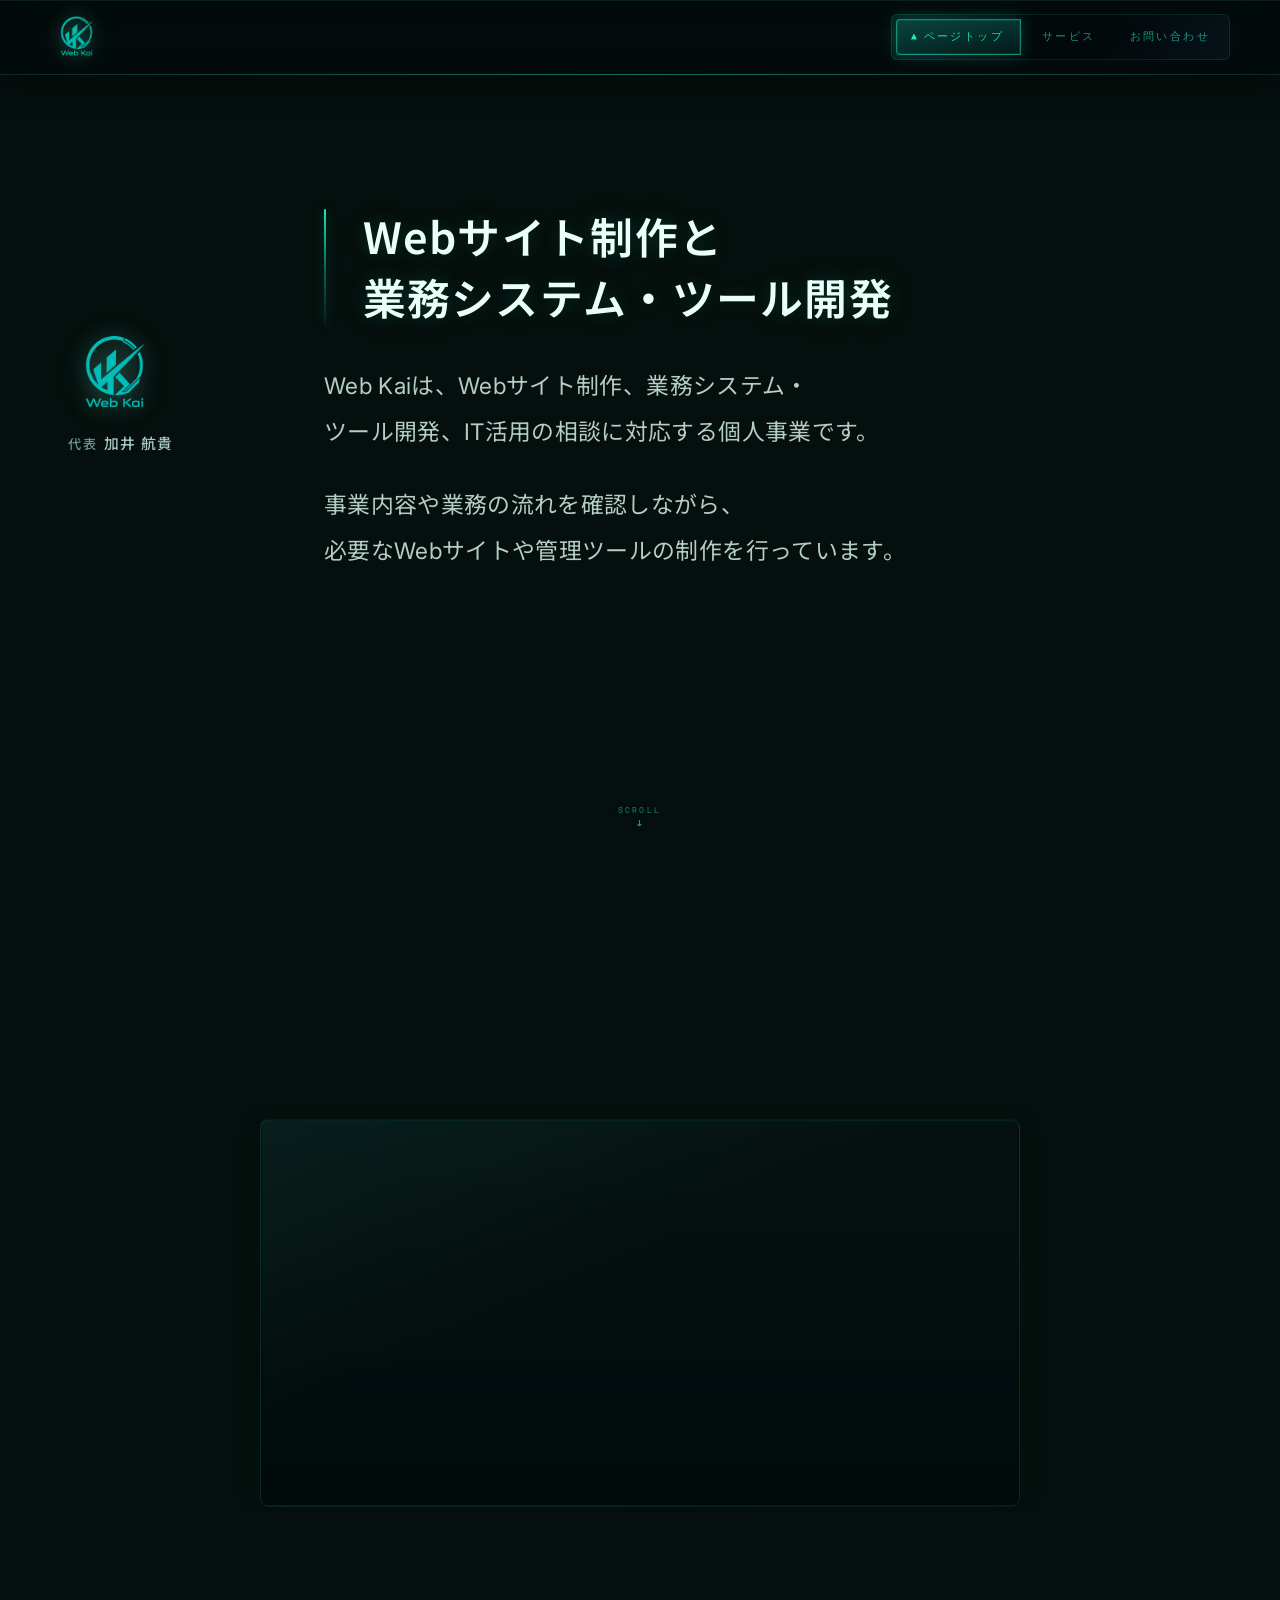
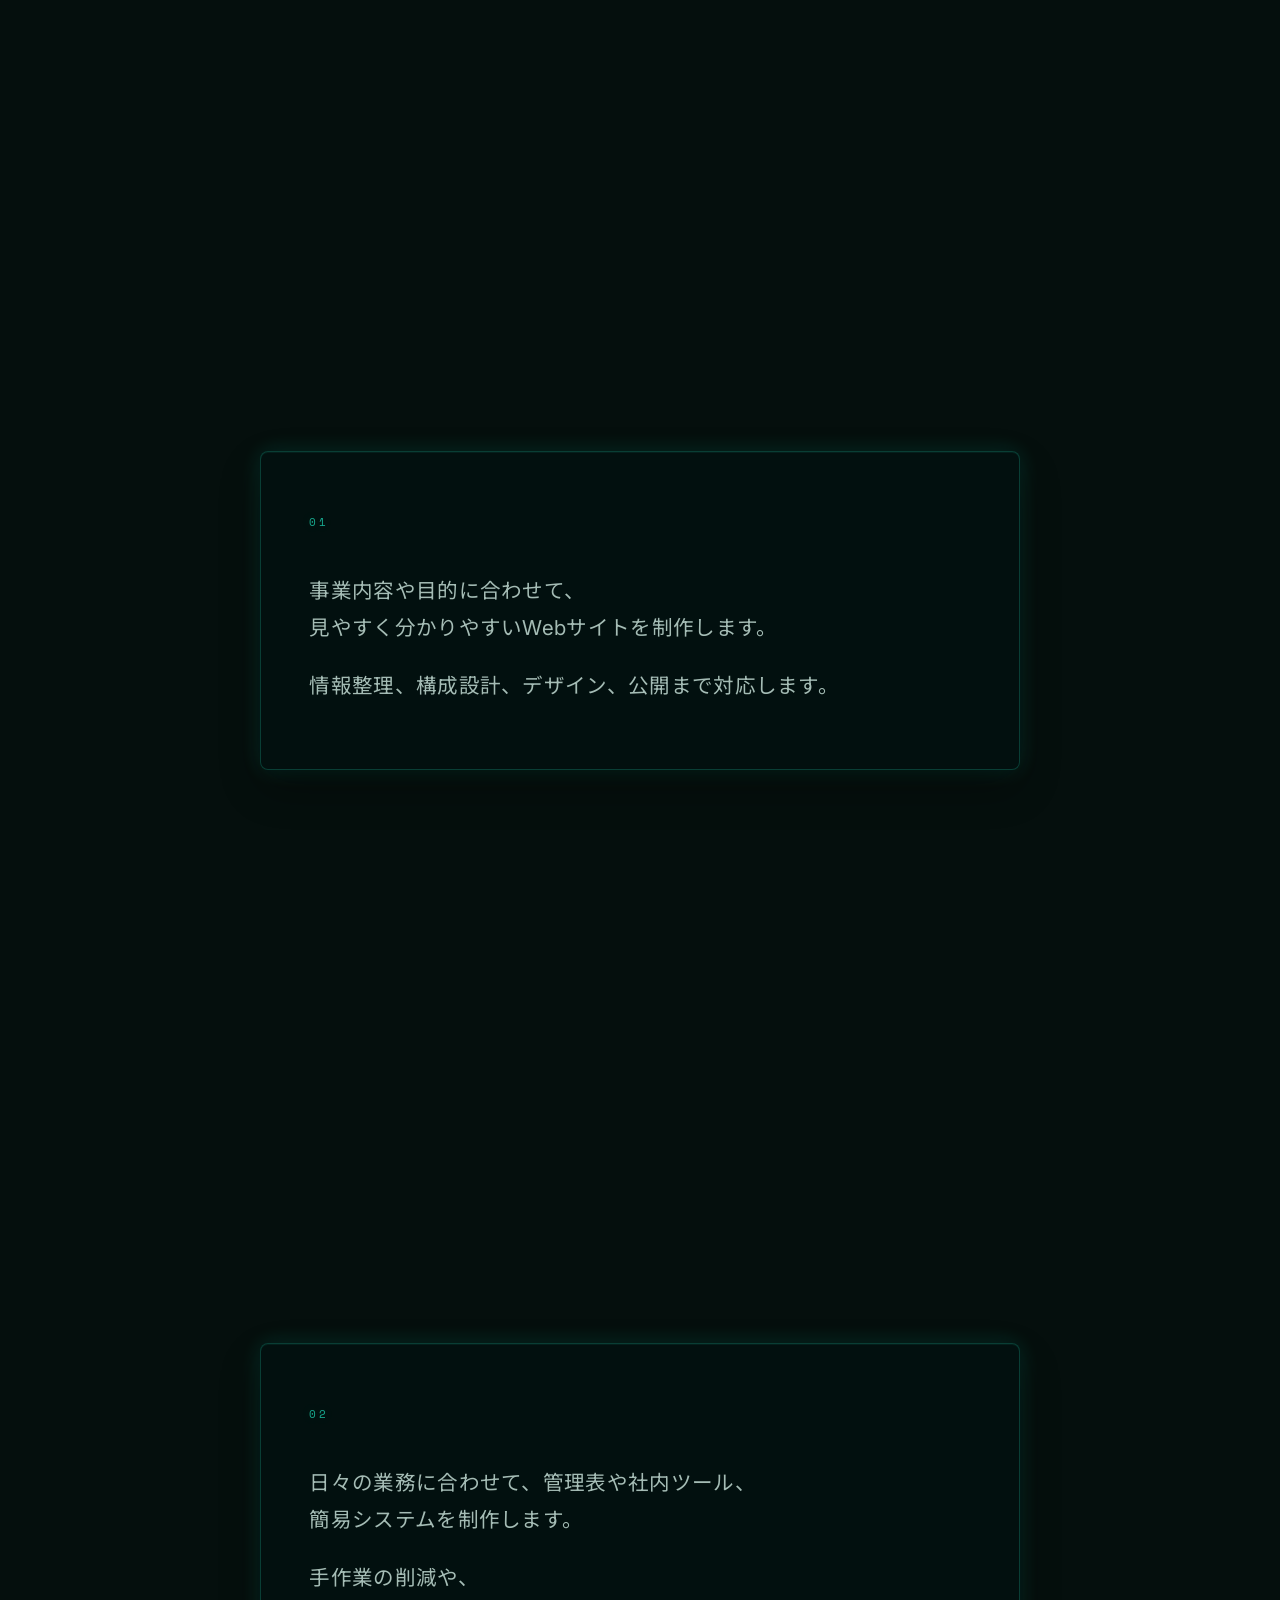
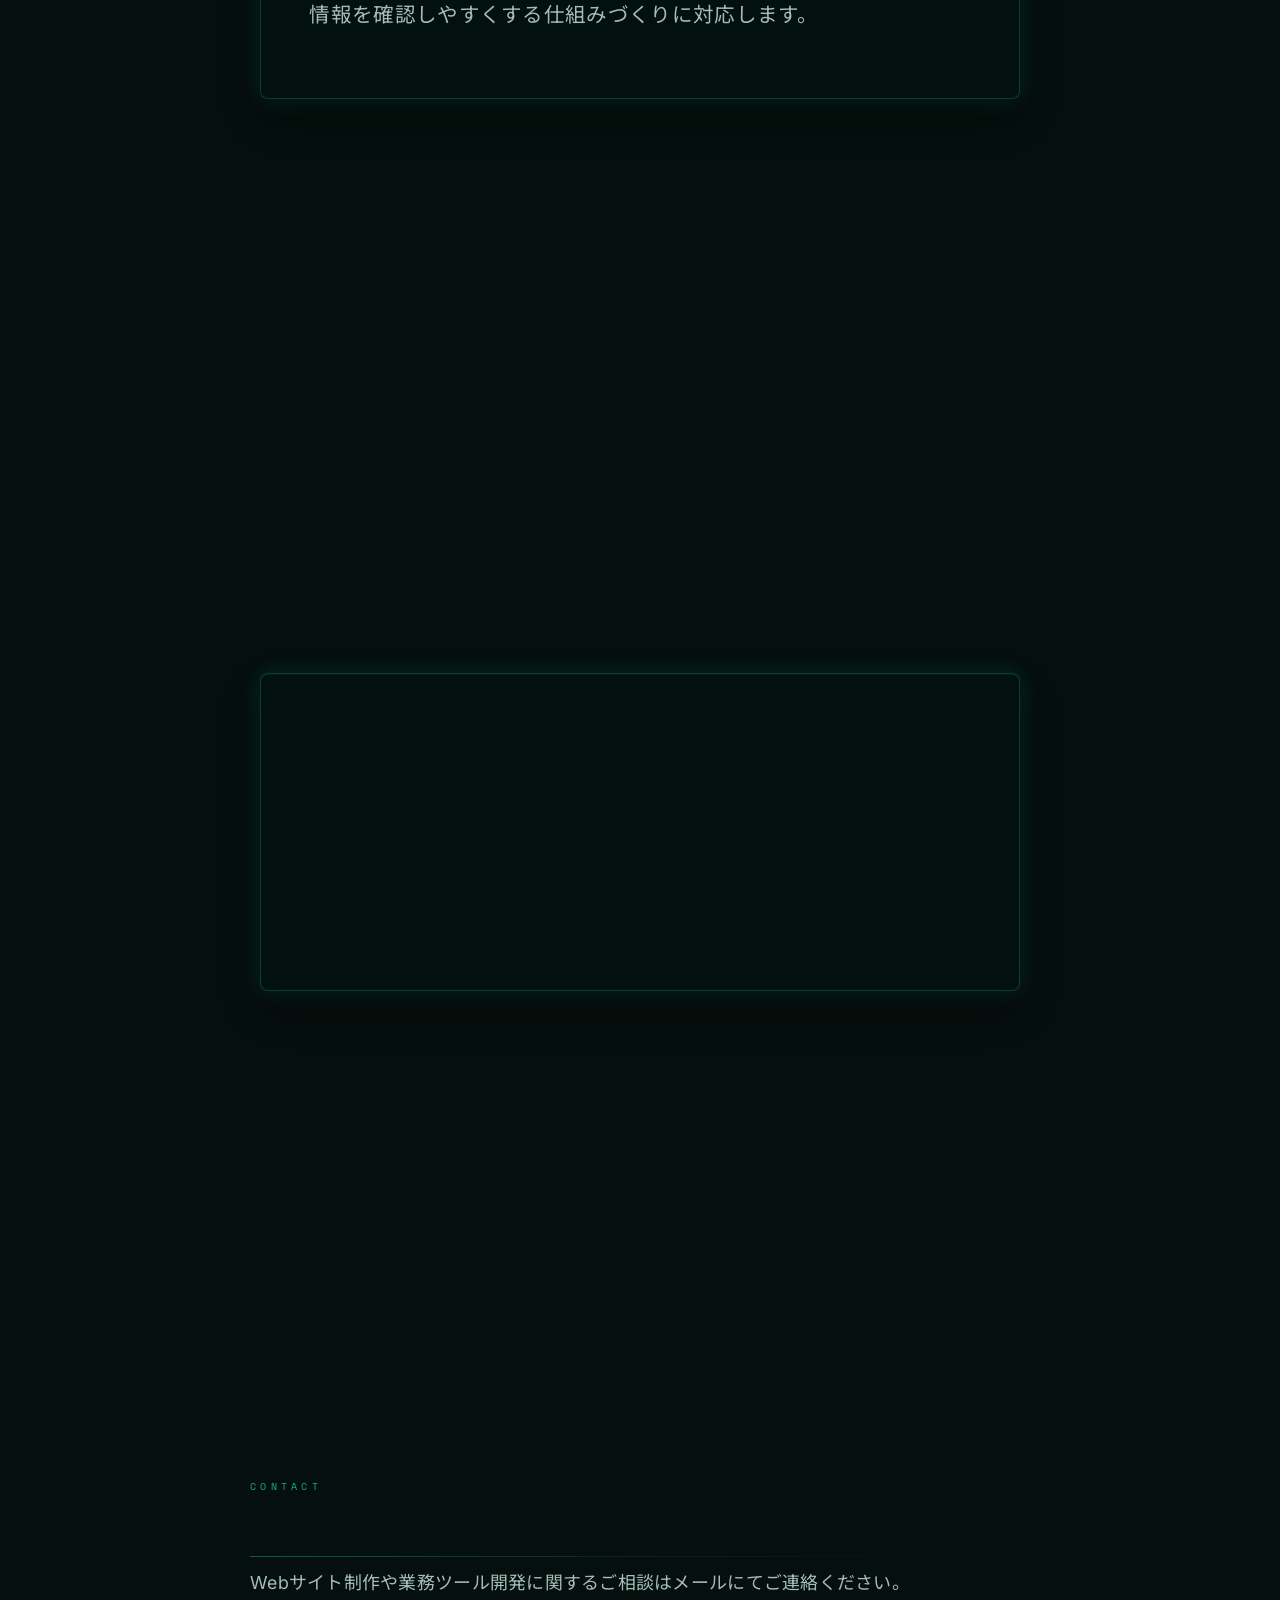
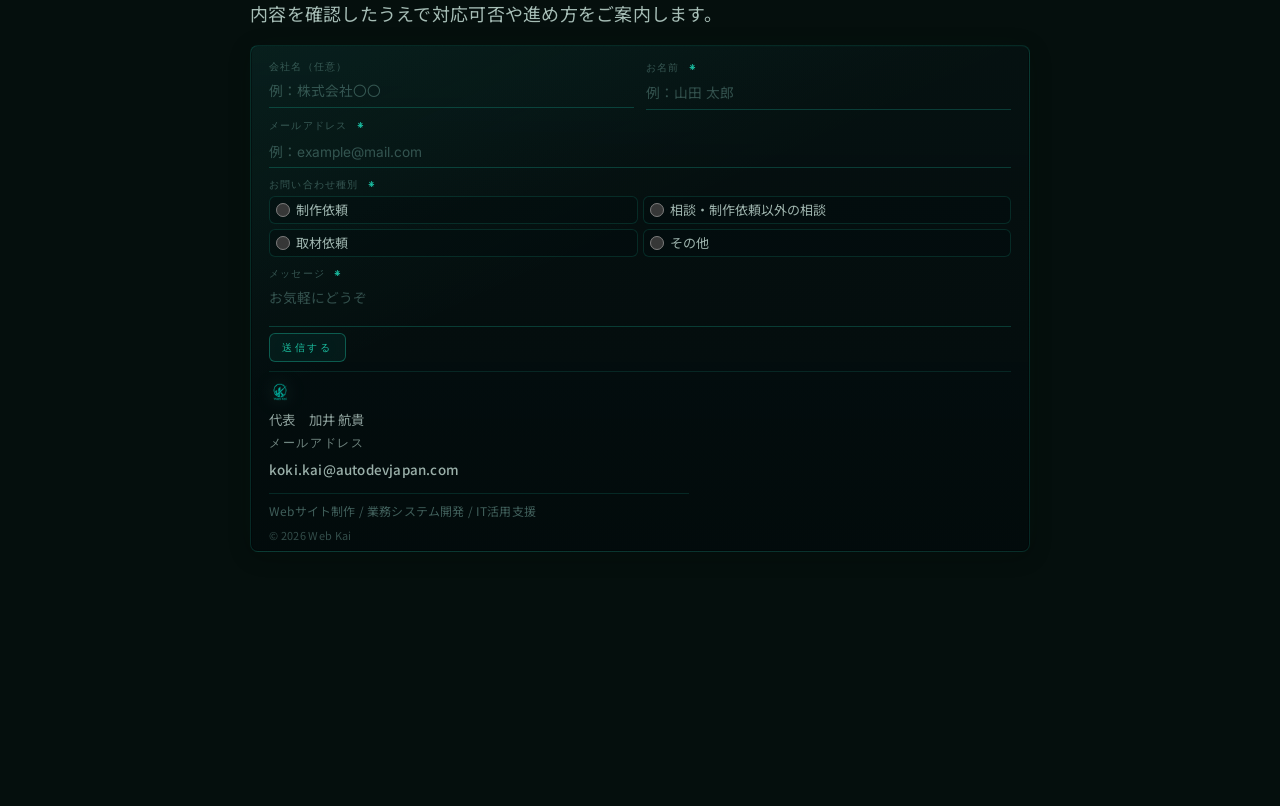
<file: index.html>
<!doctype html>
<html lang="ja">
<head>
  <meta charset="UTF-8">
  <meta name="viewport" content="width=device-width, initial-scale=1.0">
  <meta http-equiv="Cache-Control" content="no-cache, no-store, must-revalidate">
  <meta http-equiv="Pragma" content="no-cache">
  <meta http-equiv="Expires" content="0">
  <meta name="description" content="Web Kai（加井 航貴）の事業紹介サイト。Webサイト制作、業務システム開発、IT活用支援を行う個人事業です。">
  <title>Web Kai | 加井 航貴</title>
  <link rel="preconnect" href="https://fonts.googleapis.com">
  <link rel="preconnect" href="https://fonts.gstatic.com" crossorigin>
  <link href="https://fonts.googleapis.com/css2?family=DM+Mono:wght@400;500&amp;family=IBM+Plex+Mono:wght@300;400&amp;family=Inter:wght@300;400;500;600;700&amp;family=JetBrains+Mono:wght@300;400;500&amp;family=Noto+Sans+JP:wght@400;500;700&amp;family=Space+Mono:wght@400;700&amp;family=Syne:wght@600;700;800&amp;display=swap" rel="stylesheet">
  <link rel="stylesheet" href="styles.css" id="wk-css-base">
  <link rel="stylesheet" href="webkai-panels.css" id="wk-css-panels">
  <link rel="stylesheet" href="webkai-layout.css" id="wk-css-layout">
  <link rel="stylesheet" href="webkai-cyber.css" id="wk-css-cyber">
  <link rel="stylesheet" href="webkai-hero.css" id="wk-css-hero">
  <link rel="stylesheet" href="webkai-polish.css" id="wk-css-polish">
  <link rel="stylesheet" href="webkai-scroll.css?v=20260528a" id="wk-css-scroll">
  <link rel="stylesheet" href="webkai-scroll-cue.css" id="wk-css-scroll-cue">
  <link rel="stylesheet" href="webkai-contact.css" id="wk-css-contact">
  <link rel="stylesheet" href="webkai-logo.css" id="wk-css-logo">
  <link rel="stylesheet" href="webkai-hero-card.css" id="wk-css-hero-card">
  <link rel="stylesheet" href="webkai-chapter-nav.css" id="wk-css-chapter-nav">
  <link rel="stylesheet" href="webkai-polish-pass.css" id="wk-css-polish-pass">
  <link rel="stylesheet" href="webkai-type-color.css" id="wk-css-type-color">
  <link rel="stylesheet" href="webkai-layout-system.css" id="wk-css-layout-system">
  <link rel="stylesheet" href="webkai-section-light.css" id="wk-css-section-light">
  <link rel="stylesheet" href="webkai-scale.css" id="wk-css-scale">
  <link rel="stylesheet" href="webkai-contact-fix.css" id="wk-css-contact-fix">
  <link rel="stylesheet" href="webkai-contact-compact.css" id="wk-css-contact-compact">
  <link rel="stylesheet" href="webkai-contact-form.css" id="wk-css-contact-form">
  <link rel="stylesheet" href="webkai-contact-fit.css" id="wk-css-contact-fit">
  <link rel="stylesheet" href="webkai-delight.css" id="wk-css-delight">
  <link rel="stylesheet" href="webkai-delight-premium.css" id="wk-css-delight-premium">
  <link rel="stylesheet" href="webkai-cinematic.css" id="wk-css-cinematic">
  <link rel="stylesheet" href="webkai-nav.css" id="wk-css-nav">
  <link rel="stylesheet" href="webkai-loading.css" id="wk-css-loading">
  <link rel="stylesheet" href="webkai-refine.css" id="wk-css-refine">
  <link rel="stylesheet" href="webkai-loading-plus.css" id="wk-css-loading-plus">
  <link rel="stylesheet" href="webkai-loading-pro.css" id="wk-css-loading-pro">
  <link rel="stylesheet" href="webkai-bg-soft.css" id="wk-css-bg-soft">
  <link rel="stylesheet" href="webkai-bg-reset.css" id="wk-css-bg-reset">
  <link rel="stylesheet" href="webkai-mobile.css?v=20260528c" id="wk-css-mobile">
  <link rel="stylesheet" href="webkai-headings-unify.css" id="wk-css-headings-unify">
  <style id="wk-bg-kill-critical">
    html,body{background:#050f0d!important}
    body::before,body::after{display:none!important;content:none!important;background:none!important}
    .bg-world{background:#050f0d!important}
    .bg-world>*{display:none!important}
    .section-glow,.section-flash,.section-ambient,.section-deco{display:none!important}
    .section::before,.section::after{display:none!important;content:none!important}
    .hero-visual__panel,.hero-visual__grid,.hero-visual__beam,.hero-visual__ring,.hero-visual__city,.hero-visual__nodes,.loading-screen__glow{display:none!important}
    .giant-number{display:none!important}
    .section--service .section-inner{display:flex!important;flex-direction:column!important;align-items:center!important;justify-content:center!important;max-width:1160px!important;width:100%!important}
    .section--contact .section-inner--contact{display:flex!important;flex-direction:column!important;align-items:flex-start!important;justify-content:flex-start!important;max-width:1160px!important;max-height:none!important;overflow:visible!important;width:100%!important}
    .section--service .section-content--service{max-width:min(760px,94vw)!important;width:100%!important}
    .section--contact .contact-stack--flow{max-width:min(820px,94vw)!important;width:100%!important}
    .section--contact{justify-content:flex-start!important;overflow:visible!important;scroll-margin-top:calc(var(--header-h,68px) + 14px)}
    .cyber-panel::before,.cyber-panel::after,.section-content--service::before,.section-content--service::after{display:none!important;content:none!important}
  </style>
  <script>
    (function () {
      function wkPurgeBgArtifacts() {
        document.querySelectorAll(
          ".section-glow,.section-flash,.section-ambient,.section-deco,.bg-world > *,.hero-visual__panel,.hero-visual__grid,.hero-visual__beam,.hero-visual__ring,.hero-visual__city,.hero-visual__nodes,.loading-screen__glow,.giant-number"
        ).forEach(function (node) {
          node.remove();
        });
        var bg = document.querySelector(".bg-world");
        if (bg) {
          bg.style.background = "#050f0d";
        }
        document.documentElement.style.background = "#050f0d";
        document.body.style.background = "#050f0d";
      }
      if (document.readyState === "loading") {
        document.addEventListener("DOMContentLoaded", wkPurgeBgArtifacts);
      } else {
        wkPurgeBgArtifacts();
      }
    })();
  </script>
  <script>
    (function () {
      var isFile = location.protocol === "file:";
      var v = String(Date.now());
      if (isFile) {
        document.getElementById("wk-css-base").href = "styles.css?v=" + v;
        document.getElementById("wk-css-panels").href = "webkai-panels.css?v=" + v;
        document.getElementById("wk-css-layout").href = "webkai-layout.css?v=" + v;
        document.getElementById("wk-css-cyber").href = "webkai-cyber.css?v=" + v;
        document.getElementById("wk-css-hero").href = "webkai-hero.css?v=" + v;
        document.getElementById("wk-css-polish").href = "webkai-polish.css?v=" + v;
        document.getElementById("wk-css-scroll").href = "webkai-scroll.css?v=" + v;
        document.getElementById("wk-css-scroll-cue").href = "webkai-scroll-cue.css?v=" + v;
        document.getElementById("wk-css-contact").href = "webkai-contact.css?v=" + v;
        document.getElementById("wk-css-logo").href = "webkai-logo.css?v=" + v;
        document.getElementById("wk-css-hero-card").href = "webkai-hero-card.css?v=" + v;
        document.getElementById("wk-css-chapter-nav").href = "webkai-chapter-nav.css?v=" + v;
        document.getElementById("wk-css-polish-pass").href = "webkai-polish-pass.css?v=" + v;
        document.getElementById("wk-css-type-color").href = "webkai-type-color.css?v=" + v;
        document.getElementById("wk-css-layout-system").href = "webkai-layout-system.css?v=" + v;
        document.getElementById("wk-css-section-light").href = "webkai-section-light.css?v=" + v;
        document.getElementById("wk-css-scale").href = "webkai-scale.css?v=" + v;
        document.getElementById("wk-css-contact-fix").href = "webkai-contact-fix.css?v=" + v;
        document.getElementById("wk-css-contact-compact").href = "webkai-contact-compact.css?v=" + v;
        document.getElementById("wk-css-contact-form").href = "webkai-contact-form.css?v=" + v;
        document.getElementById("wk-css-contact-fit").href = "webkai-contact-fit.css?v=" + v;
        document.getElementById("wk-css-delight").href = "webkai-delight.css?v=" + v;
        document.getElementById("wk-css-delight-premium").href = "webkai-delight-premium.css?v=" + v;
        document.getElementById("wk-css-cinematic").href = "webkai-cinematic.css?v=" + v;
        document.getElementById("wk-css-nav").href = "webkai-nav.css?v=" + v;
        document.getElementById("wk-css-loading").href = "webkai-loading.css?v=" + v;
        document.getElementById("wk-css-refine").href = "webkai-refine.css?v=" + v;
        document.getElementById("wk-css-loading-plus").href = "webkai-loading-plus.css?v=" + v;
        document.getElementById("wk-css-loading-pro").href = "webkai-loading-pro.css?v=" + v;
        document.getElementById("wk-css-bg-soft").href = "webkai-bg-soft.css?v=" + v;
        document.getElementById("wk-css-bg-reset").href = "webkai-bg-reset.css?v=" + v;
        document.getElementById("wk-css-mobile").href = "webkai-mobile.css?v=" + v;
        document.getElementById("wk-css-headings-unify").href = "webkai-headings-unify.css?v=" + v;
      }
      var s = document.createElement("script");
      s.defer = true;
      s.src = isFile ? "script.js?v=" + v : "script.js?v=20260519n";
      document.head.appendChild(s);
      var d = document.createElement("script");
      d.defer = true;
      d.src = isFile ? "webkai-delight.js?v=" + v : "webkai-delight.js?v=20260530a";
      document.head.appendChild(d);
      var c = document.createElement("script");
      c.defer = true;
      c.src = isFile ? "webkai-cinematic.js?v=" + v : "webkai-cinematic.js?v=20260531g";
      document.head.appendChild(c);
      var lp = document.createElement("script");
      lp.defer = true;
      lp.src = isFile ? "webkai-loading-plus.js?v=" + v : "webkai-loading-plus.js?v=20260531e";
      document.head.appendChild(lp);
    })();
  </script>
</head>
<body class="is-intro-active" data-section-theme="hero">
  <div class="loading-screen" data-intro aria-hidden="false">
    <div class="loading-screen__base"></div>
    <div class="loading-screen__glow iridescent-bg"></div>
    <div class="loading-screen__mark">
      <span class="loading-screen__sweep" aria-hidden="true"></span>
      <img class="loading-screen__logo" src="logo.png" width="96" height="96" alt="" decoding="async">
      <span class="loading-screen__word">Web Kai</span>
    </div>
  </div>

  <div class="bg-world" aria-hidden="true"></div>

  <a class="skip-link" href="#main">本文へスキップ</a>

  <header class="site-header">
    <div class="header-inner">
      <a class="brand brand-mark" href="#top" data-goto-section="0">
        <img class="brand-logo" src="logo.png" width="40" height="40" alt="" decoding="async">
      </a>
      <button class="nav-toggle" type="button" aria-expanded="false" aria-controls="site-nav">メニュー</button>
      <nav id="site-nav" class="site-nav" aria-label="ページ内メニュー">
        <a href="#top" data-goto-section="0" class="site-nav__link site-nav__link--top">ページトップ</a>
        <a href="#service" data-goto-section="1" class="site-nav__link">サービス</a>
        <a href="#contact" data-goto-section="5" class="site-nav__link">お問い合わせ</a>
      </nav>
    </div>
  </header>

  <nav class="scroll-dock scroll-dock--global scroll-dock--next-only" id="site-scroll-dock" aria-label="セクション移動" aria-hidden="true">
    <button type="button" class="scroll-dock__btn scroll-dock__btn--next" id="chapter-next" aria-label="次のセクションへ">
      <span class="scroll-dock__arrow scroll-dock__arrow--main" aria-hidden="true">↓</span>
      <span class="scroll-dock__hint ui-label" id="scroll-dock-label">Scroll</span>
    </button>
  </nav>

  <main class="site-scroll" id="main">
    <section id="top" class="section section--hero" data-section-index="0" aria-label="ファーストビュー">
      
      
      
      
      <div class="section-inner section-inner--hero">
        <div class="section-split section-split--hero">
          <div class="section-content section-content--brand hero-side reveal-item" data-delay="180">
            <div class="brand-mark brand-mark--hero">
              <img class="brand-logo brand-logo--hero" src="logo.png" width="88" height="88" alt="Web Kai ロゴ" decoding="async">
            </div>
            <p class="owner-name business-text"><span class="owner-role">代表</span><span class="owner-name-text">加井 航貴</span></p>
          </div>
          <div class="section-content section-content--hero hero-main">
            <h1 class="catchcopy business-text">
              <span class="mask-title mask-title--hero"><span>Webサイト制作と<br><span class="phrase-keep catchcopy-keep">業務システム・ツール開発</span></span></span>
            </h1>
            <div class="hero-lead business-text reveal-item" data-delay="520">
              
            <p><span class="phrase-keep">Web Kai</span>は、Webサイト制作、業務システム・ツール開発、<span class="phrase-keep">IT活用</span>の相談に対応する個人事業です。</p>
            <p>事業内容や業務の流れを確認しながら、<wbr>必要な<span class="phrase-keep">Webサイト</span>や管理ツールの制作を<span class="phrase-keep">行っています。</span></p>
          
            </div>
          </div>
          <div class="hero-visual" aria-hidden="true">
      <span class="hero-visual__beam"></span>
      <div class="hero-visual__panel">
        <span class="hero-visual__grid"></span>
        <span class="hero-visual__ring"></span>
        <span class="hero-visual__ring hero-visual__ring--b"></span>
        <span class="hero-visual__city"></span>
        <span class="hero-visual__nodes"><i></i><i></i><i></i></span>
      </div>
    </div>
        </div>
      </div>
    </section>

    <section id="service" class="section section--service-intro" data-section-index="1" aria-label="サービス">
      
      
      
      
      <div class="section-inner">
        <div class="section-split section-split--intro">
          <div class="section-content intro-copy">
            <p class="section-label ui-label reveal-item" data-delay="0">Service</p>
            <h2 class="section-title">
              <span class="mask-title"><span>サービス</span></span>
            </h2>
            <p class="section-body reveal-item" data-delay="280">対応している主な内容です。</p>
<ul class="service-menu reveal-item" data-delay="360">
          <li class="service-menu__item reveal-item" data-delay="400">
            <a class="service-menu__link" href="#service-01" data-goto-section="2">
              <span class="service-menu__num ui-label">01</span>
              <span class="service-menu__title business-text">Webサイト制作</span>
              <span class="service-menu__arrow" aria-hidden="true">→</span>
            </a>
          </li>
          <li class="service-menu__item reveal-item" data-delay="480">
            <a class="service-menu__link" href="#service-02" data-goto-section="3">
              <span class="service-menu__num ui-label">02</span>
              <span class="service-menu__title business-text">業務システム・ツール開発</span>
              <span class="service-menu__arrow" aria-hidden="true">→</span>
            </a>
          </li>
          <li class="service-menu__item reveal-item" data-delay="560">
            <a class="service-menu__link" href="#service-03" data-goto-section="4">
              <span class="service-menu__num ui-label">03</span>
              <span class="service-menu__title business-text">業務整理・IT活用</span>
              <span class="service-menu__arrow" aria-hidden="true">→</span>
            </a>
          </li>
</ul>
          </div>
          <div class="section-visual section-visual--intro" aria-hidden="true"></div>
        </div>
      </div>
    </section>
<section class="section section--service section--service-01" id="service-01" data-section-index="2" aria-label="Webサイト制作">




<span class="giant-number" aria-hidden="true">01</span>
<div class="section-inner">
<div class="section-content section-content--service cyber-panel">
<div class="section-service-head">
<span class="section-service-num ui-label reveal-item" data-delay="0">01</span>
<h2 class="section-title">
<span class="mask-title"><span>Webサイト制作</span></span>
</h2>
</div>
<div class="section-body business-text reveal-item" data-delay="320">
              <p>事業内容や目的に合わせて、見やすく分かりやすいWebサイトを制作します。</p>
              <p>情報整理、構成設計、デザイン、公開まで対応します。</p>
            </div>
</div>
</div>
</section>
<section class="section section--service section--service-02" id="service-02" data-section-index="3" aria-label="業務システム・ツール開発">




<span class="giant-number" aria-hidden="true">02</span>
<div class="section-inner">
<div class="section-content section-content--service cyber-panel">
<div class="section-service-head">
<span class="section-service-num ui-label reveal-item" data-delay="0">02</span>
<h2 class="section-title">
<span class="mask-title"><span>業務システム・ツール開発</span></span>
</h2>
</div>
<div class="section-body business-text reveal-item" data-delay="320">
              <p>日々の業務に合わせて、管理表や社内ツール、簡易システムを制作します。</p>
              <p>手作業の削減や、情報を確認しやすくする仕組みづくりに対応します。</p>
            </div>
</div>
</div>
</section>
<section class="section section--service section--service-03" id="service-03" data-section-index="4" aria-label="業務整理・IT活用">




<span class="giant-number" aria-hidden="true">03</span>
<div class="section-inner">
<div class="section-content section-content--service cyber-panel">
<div class="section-service-head">
<span class="section-service-num ui-label reveal-item" data-delay="0">03</span>
<h2 class="section-title">
<span class="mask-title"><span>業務整理・IT活用</span></span>
</h2>
</div>
<div class="section-body business-text reveal-item" data-delay="320">
              <p>現在の業務フローや情報管理を見直し、<span class="phrase-keep">ITを</span>活用した改善案の整理・実装を<span class="phrase-keep">行います。</span></p>
              <p>Excel、スプレッドシート、各種ツールの活用も含めて対応します。</p>
            </div>
</div>
</div>
</section>
    <section id="contact" class="section section--contact" data-section-index="5" aria-label="お問い合わせ">
      
      
      
      
      <div class="section-inner section-inner--contact">
        <div class="section-content contact-stack contact-stack--flow">
          <div class="contact-stack__header reveal-item" data-delay="120">
            <div class="contact-copy">
              <p class="section-label ui-label reveal-item" data-delay="0">Contact</p>
              <h2 class="section-title">
                <span class="mask-title"><span>お問い合わせ</span></span>
              </h2>
            </div>
            <p class="section-body contact-intro--outside reveal-item" data-delay="200">Webサイト制作や業務ツール開発に関するご相談はメールにてご連絡ください。内容を確認したうえで対応可否や進め方をご案内します。</p>
          </div>
          <div class="contact-panel reveal-item" data-delay="260">
            <div class="contact-panel__grid">
              <div class="contact-panel__body">

              <form class="contact-form reveal-item" data-delay="260" action="#" method="post" novalidate>
                <div class="contact-form__row contact-form__row--duo">
                  <div class="contact-form__field">
                    <label class="contact-form__label" for="wk-contact-company">会社名（任意）</label>
                    <input class="contact-form__input" type="text" id="wk-contact-company" name="company" autocomplete="organization" placeholder="例：株式会社〇〇">
                  </div>
                  <div class="contact-form__field">
                    <label class="contact-form__label" for="wk-contact-name">お名前 <span class="contact-form__req" aria-hidden="true">*</span></label>
                    <input class="contact-form__input" type="text" id="wk-contact-name" name="name" autocomplete="name" required placeholder="例：山田 太郎">
                  </div>
                </div>
                <div class="contact-form__field">
                  <label class="contact-form__label" for="wk-contact-email">メールアドレス <span class="contact-form__req" aria-hidden="true">*</span></label>
                  <input class="contact-form__input" type="email" id="wk-contact-email" name="email" autocomplete="email" required placeholder="例：example@mail.com">
                </div>
                <fieldset class="contact-form__field contact-form__field--type">
                  <legend class="contact-form__label">お問い合わせ種別 <span class="contact-form__req" aria-hidden="true">*</span></legend>
                  <div class="contact-form__radio-grid">
                    <label class="contact-form__radio">
                      <input type="radio" name="inquiry_type" value="production" required>
                      <span>制作依頼</span>
                    </label>
                    <label class="contact-form__radio">
                      <input type="radio" name="inquiry_type" value="consultation">
                      <span>相談・制作依頼以外の相談</span>
                    </label>
                    <label class="contact-form__radio">
                      <input type="radio" name="inquiry_type" value="press">
                      <span>取材依頼</span>
                    </label>
                    <label class="contact-form__radio">
                      <input type="radio" name="inquiry_type" value="other">
                      <span>その他</span>
                    </label>
                  </div>
                </fieldset>
                <div class="contact-form__field">
                  <label class="contact-form__label" for="wk-contact-message">メッセージ <span class="contact-form__req" aria-hidden="true">*</span></label>
                  <textarea class="contact-form__textarea" id="wk-contact-message" name="message" required placeholder="お気軽にどうぞ"></textarea>
                </div>
                <input type="text" name="_gotcha" class="contact-form__honeypot" tabindex="-1" autocomplete="off" aria-hidden="true">
                <p class="contact-form__status" role="status" aria-live="polite" hidden></p>
                <button type="submit" class="contact-form__submit ui-label">送信する</button>
              </form>
              </div>
            </div>
            <div class="contact-panel__foot">
              <footer class="site-footer section-footer reveal-item" data-delay="420">
                <div class="footer-inner-wrap">
                  <div class="footer-profile">
                    <p class="footer-brand brand-mark brand-mark--footer">
        <img class="brand-logo" src="logo.png" width="40" height="40" alt="" decoding="async">
      </p>
                    <p class="footer-name business-text">代表　加井 航貴</p>
                    <div class="footer-contact reveal-item" data-delay="380">
                      <dl class="contact-list contact-list--footer">
                        
          <div class="contact-item contact-item--primary">
            <dt>メールアドレス</dt>
            <dd><a class="contact-link contact-link--email business-text" href="mailto:koki.kai@autodevjapan.com">koki.kai@autodevjapan.com</a></dd>
          </div>

                      </dl>
                    </div>
                  </div>
                  <p class="footer-scope business-text">Webサイト制作 / 業務システム開発 / IT活用支援</p>
                  <p class="footer-copy">© 2026 Web Kai</p>
                </div>
              </footer>
            </div>
          </div>
        </div>
      </div>
    </section>
  </main>
</body>
</html>
</file>
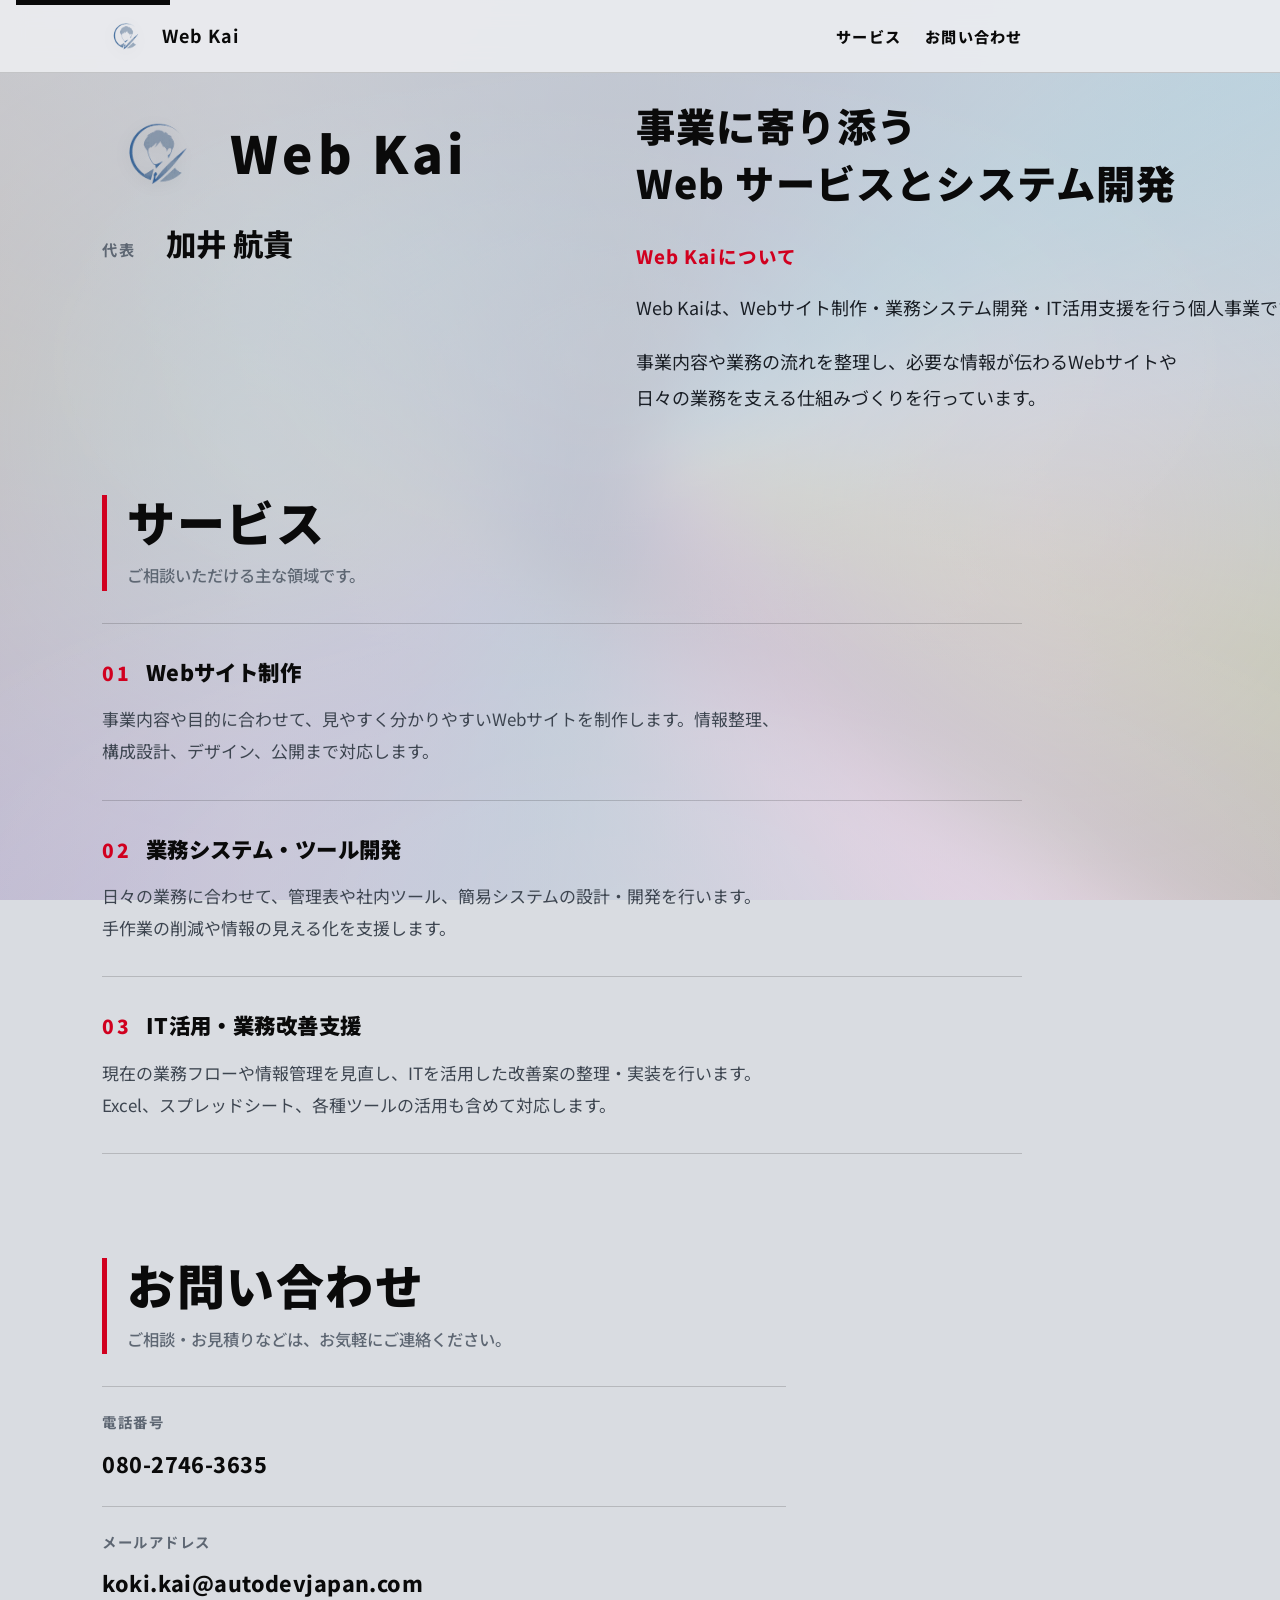
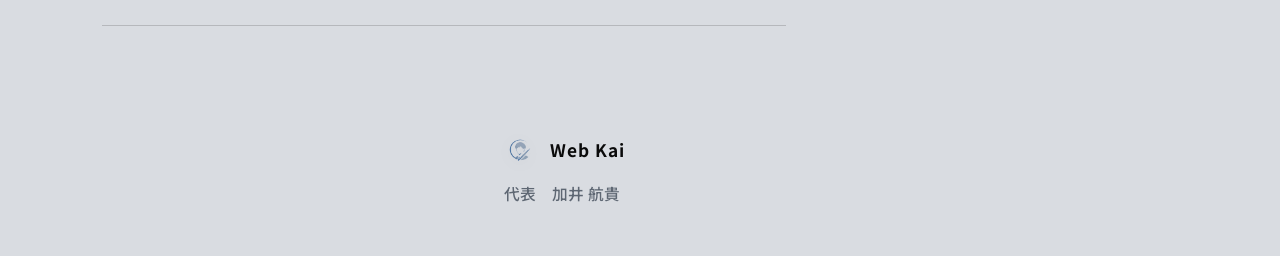
<file: _backup/2026-05-14-2214/index.html>
<!doctype html>
<html lang="ja">
<head>
  <meta charset="UTF-8">
  <meta name="viewport" content="width=device-width, initial-scale=1.0">
  <meta name="description" content="Web Kai（加井 航貴）の自己紹介・事業紹介サイト。Webサイト制作、業務システム・ツール開発、IT活用・業務改善支援を行っています。">
  <title>Web Kai | 加井 航貴</title>
  <link rel="preconnect" href="https://fonts.googleapis.com">
  <link rel="preconnect" href="https://fonts.gstatic.com" crossorigin>
  <link href="https://fonts.googleapis.com/css2?family=Noto+Sans+JP:wght@400;500;700;900&display=swap" rel="stylesheet">
  <link rel="stylesheet" href="styles.css">
</head>
<body>
  <div class="sky-backdrop" aria-hidden="true">
    <div class="sky-iridescence"></div>
    <div class="sky-iridescence sky-iridescence--alt"></div>
    <div class="sky-orb sky-orb--one"></div>
    <div class="sky-orb sky-orb--two"></div>
    <div class="sky-gradient"></div>
    <div class="sky-haze"></div>
  </div>

  <a class="skip-link" href="#main">本文へスキップ</a>

  <header class="site-header">
    <div class="container header-inner">
      <a class="brand brand-mark" href="#top">
        <img class="brand-logo" src="logo.png" width="48" height="48" alt="" decoding="async">
        <span>Web Kai</span>
      </a>
      <button class="nav-toggle" type="button" aria-expanded="false" aria-controls="site-nav">
        メニュー
      </button>
      <nav id="site-nav" class="site-nav" aria-label="ページ内メニュー">
        <a href="#service">サービス</a>
        <a href="#contact">お問い合わせ</a>
      </nav>
    </div>
  </header>

  <main id="main">
    <section id="top" class="hero">
      <div class="container hero-stack">
        <div class="hero-intro reveal">
          <div class="brand-mark brand-mark--hero">
            <img class="brand-logo" src="logo.png" width="124" height="124" alt="Web Kai ロゴ" decoding="async">
            <p class="trade-name">Web Kai</p>
          </div>
          <h1 class="owner-name business-text"><span class="owner-role">代表</span><span class="owner-name-text">　加井 航貴</span></h1>
        </div>
        <div class="hero-copy reveal">
          <p class="catchcopy business-text">事業に寄り添う <span class="phrase-keep">Web サービス</span>と<wbr>システム開発</p>
          <h2 class="about-heading business-text">Web Kaiについて</h2>
          <div class="lead business-text">
            <p>Web Kaiは、Webサイト制作・業務システム開発・IT活用支援を行う個人事業です。</p>
            <p>事業内容や業務の流れを整理し、<wbr>必要な情報が伝わるWebサイトや<wbr>日々の業務を支える仕組みづくりを<span class="phrase-keep">行っています。</span></p>
          </div>
        </div>
      </div>
    </section>

    <section id="service" class="section">
      <div class="container">
        <div class="section-heading reveal">
          <h2>サービス</h2>
          <p class="section-lead business-text">ご相談いただける主な領域です。</p>
        </div>
        <div class="service-list">
          <article class="service-item reveal">
            <div class="service-item-head">
              <span class="service-index">01</span>
              <h3 class="business-text">Webサイト制作</h3>
            </div>
            <p class="business-text">事業内容や目的に合わせて、<wbr>見やすく分かりやすいWebサイトを制作します。<wbr>情報整理、構成設計、デザイン、公開まで対応します。</p>
          </article>
          <article class="service-item reveal">
            <div class="service-item-head">
              <span class="service-index">02</span>
              <h3 class="business-text">業務システム・ツール開発</h3>
            </div>
            <p class="business-text">日々の業務に合わせて、<wbr>管理表や社内ツール、簡易システムの設計・開発を<span class="phrase-keep">行います。</span><wbr>手作業の削減や情報の見える化を<span class="phrase-keep">支援します。</span></p>
          </article>
          <article class="service-item reveal">
            <div class="service-item-head">
              <span class="service-index">03</span>
              <h3 class="business-text">IT活用・業務改善支援</h3>
            </div>
            <p class="business-text">現在の業務フローや情報管理を見直し、<wbr><span class="phrase-keep">ITを</span>活用した改善案の整理・実装を<span class="phrase-keep">行います。</span><wbr>Excel、スプレッドシート、各種ツールの活用も含めて対応します。</p>
          </article>
        </div>
      </div>
    </section>

    <section id="contact" class="section section-contact">
      <div class="container">
        <div class="section-heading reveal">
          <h2>お問い合わせ</h2>
          <p class="section-lead business-text">ご相談・お見積りなどは、お気軽にご連絡ください。</p>
        </div>
        <dl class="contact-list reveal">
          <div class="contact-item">
            <dt>電話番号</dt>
            <dd><a class="business-text" href="tel:08027463635">080-2746-3635</a></dd>
          </div>
          <div class="contact-item">
            <dt>メールアドレス</dt>
            <dd><a class="business-text" href="mailto:koki.kai@autodevjapan.com">koki.kai@autodevjapan.com</a></dd>
          </div>
        </dl>
      </div>
    </section>
  </main>

  <footer class="site-footer">
    <div class="container footer-inner">
      <p class="footer-brand brand-mark brand-mark--footer">
        <img class="brand-logo" src="logo.png" width="40" height="40" alt="" decoding="async">
        <span>Web Kai</span>
      </p>
      <p class="footer-name business-text">代表　加井 航貴</p>
    </div>
  </footer>

  <script src="script.js"></script>
</body>
</html>
</file>
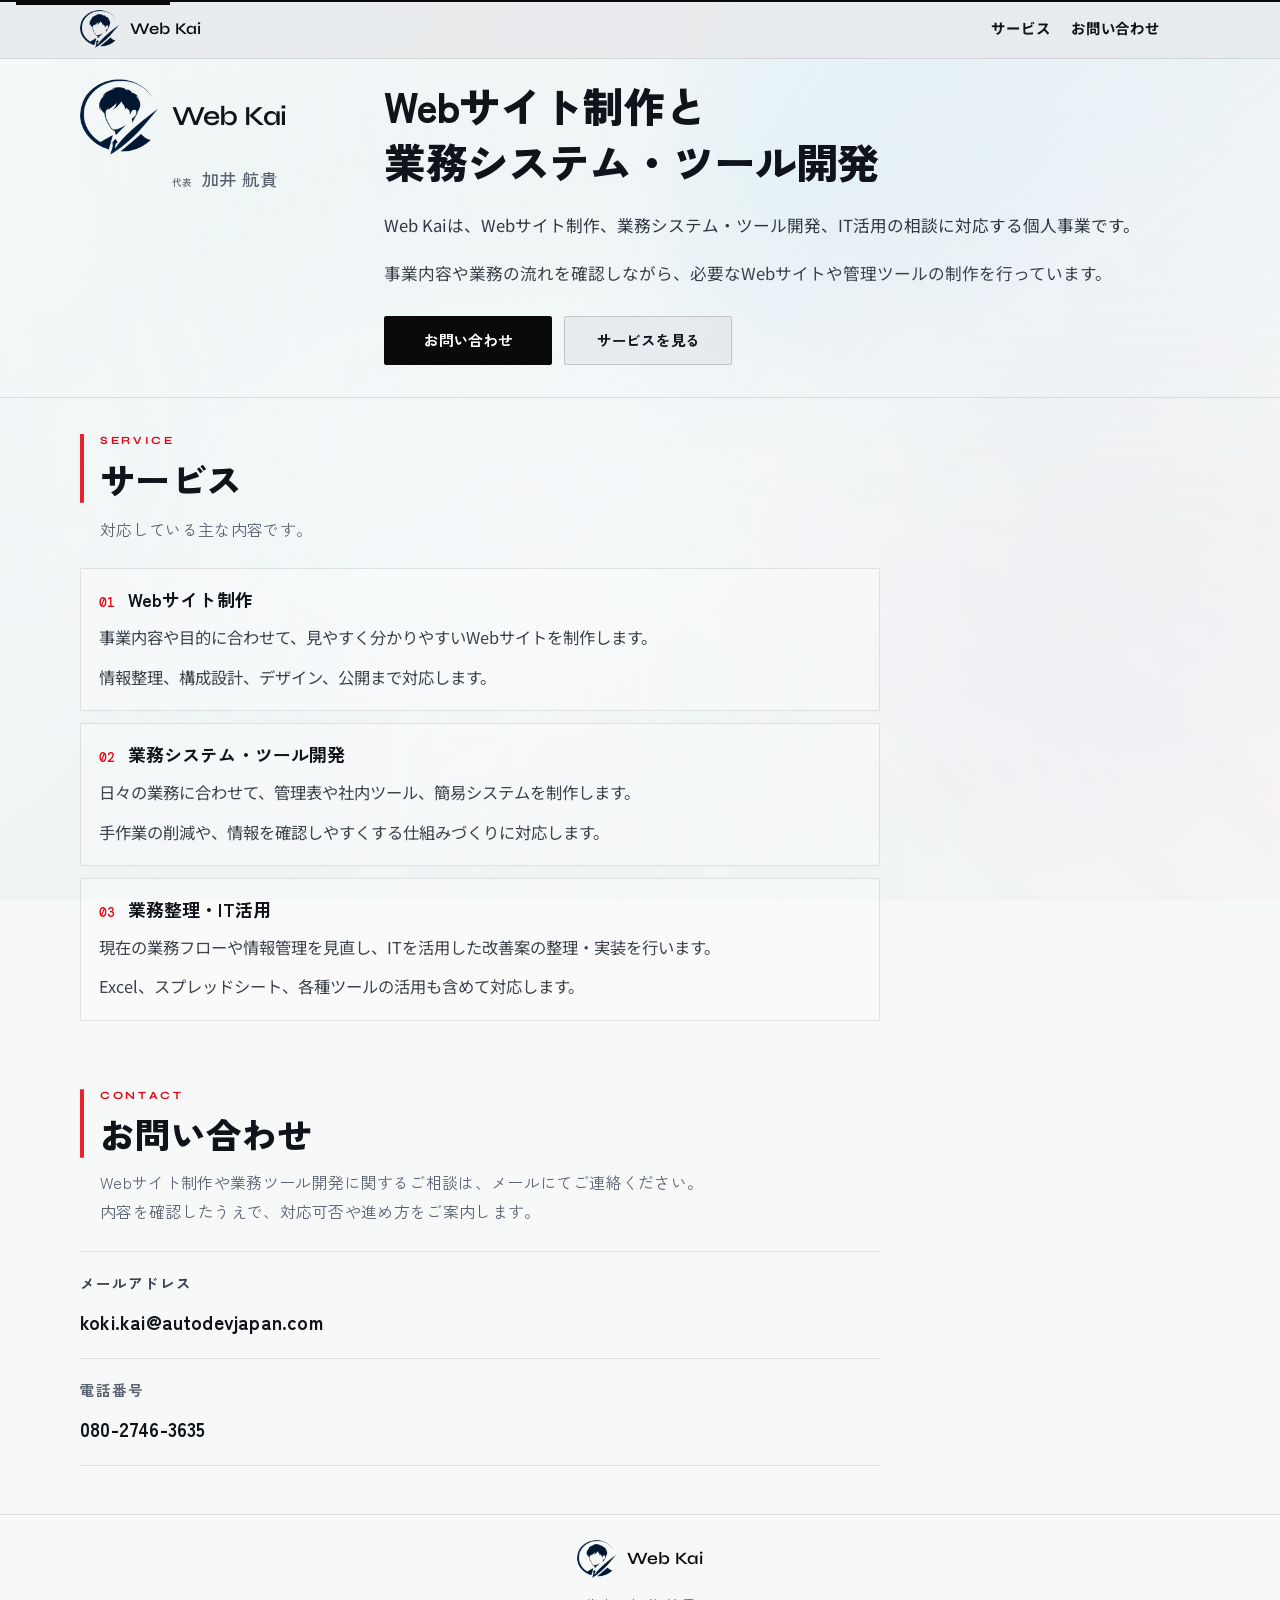
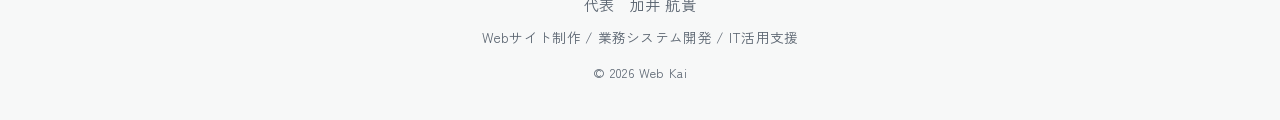
<file: _backup/2026-05-15-0118/index.html>
<!doctype html>
<html lang="ja">
<head>
  <meta charset="UTF-8">
  <meta name="viewport" content="width=device-width, initial-scale=1.0">
  <meta name="description" content="Web Kai（加井 航貴）の事業紹介サイト。Webサイト制作、業務システム開発、IT活用支援を行う個人事業です。">
  <title>Web Kai | 加井 航貴</title>
  <link rel="preconnect" href="https://fonts.googleapis.com">
  <link rel="preconnect" href="https://fonts.gstatic.com" crossorigin>
  <link href="https://fonts.googleapis.com/css2?family=DM+Mono:wght@400;500&family=Noto+Sans+JP:wght@400;500;700;900&family=Syne:wght@600;700;800&family=Zen+Kaku+Gothic+New:wght@500;700;900&display=swap" rel="stylesheet">
  <link rel="stylesheet" href="styles.css">
</head>
<body>
  <div class="sky-backdrop" aria-hidden="true">
    <div class="sky-iridescence"></div>
    <div class="sky-iridescence sky-iridescence--alt"></div>
    <div class="sky-orb sky-orb--one"></div>
    <div class="sky-orb sky-orb--two"></div>
    <div class="sky-gradient"></div>
    <div class="sky-haze"></div>
  </div>

  <a class="skip-link" href="#main">本文へスキップ</a>

  <header class="site-header">
    <div class="container header-inner">
      <a class="brand brand-mark" href="#top">
        <img class="brand-logo" src="logo.png" width="40" height="40" alt="" decoding="async">
        <span>Web Kai</span>
      </a>
      <button class="nav-toggle" type="button" aria-expanded="false" aria-controls="site-nav">
        メニュー
      </button>
      <nav id="site-nav" class="site-nav" aria-label="ページ内メニュー">
        <a href="#service">サービス</a>
        <a href="#contact">お問い合わせ</a>
      </nav>
    </div>
  </header>

  <main id="main">
    <section id="top" class="hero">
      <div class="container hero-stack">
        <div class="hero-intro reveal">
          <div class="brand-mark brand-mark--hero">
            <img class="brand-logo" src="logo.png" width="88" height="88" alt="Web Kai ロゴ" decoding="async">
            <p class="trade-name">Web Kai</p>
          </div>
          <p class="owner-name business-text"><span class="owner-role">代表</span><span class="owner-name-text">加井 航貴</span></p>
        </div>
        <div class="hero-copy reveal">
          <h1 class="catchcopy business-text">Webサイト制作と<br>業務システム・ツール開発</h1>
          <div class="hero-summary business-text">
            <p>Web Kaiは、Webサイト制作、業務システム・ツール開発、IT活用の相談に対応する個人事業です。</p>
            <p>事業内容や業務の流れを確認しながら、<wbr>必要なWebサイトや管理ツールの制作を<span class="phrase-keep">行っています。</span></p>
          </div>
          <div class="hero-actions">
            <a class="button button--primary" href="#contact">お問い合わせ</a>
            <a class="button button--secondary" href="#service">サービスを見る</a>
          </div>
        </div>
      </div>
    </section>

    <section id="service" class="section">
      <div class="container">
        <div class="section-heading reveal">
          <h2 class="section-title"><span class="heading-tag" aria-hidden="true">Service</span><span class="section-title-text">サービス</span></h2>
          <p class="section-lead business-text">対応している主な内容です。</p>
        </div>
        <div class="service-list">
          <article class="service-item reveal">
            <div class="service-item-head">
              <span class="service-index">01</span>
              <h3 class="business-text">Webサイト制作</h3>
            </div>
            <div class="service-item-copy business-text">
              <p>事業内容や目的に合わせて、見やすく分かりやすいWebサイトを制作します。</p>
              <p>情報整理、構成設計、デザイン、公開まで対応します。</p>
            </div>
          </article>
          <article class="service-item reveal">
            <div class="service-item-head">
              <span class="service-index">02</span>
              <h3 class="business-text">業務システム・ツール開発</h3>
            </div>
            <div class="service-item-copy business-text">
              <p>日々の業務に合わせて、管理表や社内ツール、簡易システムを制作します。</p>
              <p>手作業の削減や、情報を確認しやすくする仕組みづくりに対応します。</p>
            </div>
          </article>
          <article class="service-item reveal">
            <div class="service-item-head">
              <span class="service-index">03</span>
              <h3 class="business-text">業務整理・IT活用</h3>
            </div>
            <div class="service-item-copy business-text">
              <p>現在の業務フローや情報管理を見直し、<span class="phrase-keep">ITを</span>活用した改善案の整理・実装を<span class="phrase-keep">行います。</span></p>
              <p>Excel、スプレッドシート、各種ツールの活用も含めて対応します。</p>
            </div>
          </article>
        </div>
      </div>
    </section>

    <section id="contact" class="section section-contact">
      <div class="container">
        <div class="section-heading reveal">
          <h2 class="section-title"><span class="heading-tag" aria-hidden="true">Contact</span><span class="section-title-text">お問い合わせ</span></h2>
          <p class="section-lead business-text">Webサイト制作や業務ツール開発に関するご相談は、メールにてご連絡ください。内容を確認したうえで、対応可否や進め方をご案内します。</p>
        </div>
        <dl class="contact-list reveal">
          <div class="contact-item contact-item--primary">
            <dt>メールアドレス</dt>
            <dd><a class="contact-link contact-link--email business-text" href="mailto:koki.kai@autodevjapan.com">koki.kai@autodevjapan.com</a></dd>
          </div>
          <div class="contact-item">
            <dt>電話番号</dt>
            <dd><a class="contact-link business-text" href="tel:08027463635">080-2746-3635</a></dd>
          </div>
        </dl>
      </div>
    </section>
  </main>

  <footer class="site-footer">
    <div class="container footer-inner">
      <p class="footer-brand brand-mark brand-mark--footer">
        <img class="brand-logo" src="logo.png" width="40" height="40" alt="" decoding="async">
        <span>Web Kai</span>
      </p>
      <p class="footer-name business-text">代表　加井 航貴</p>
      <p class="footer-scope business-text">Webサイト制作 / 業務システム開発 / IT活用支援</p>
      <p class="footer-copy">© 2026 Web Kai</p>
    </div>
  </footer>

  <script src="script.js"></script>
</body>
</html>
</file>
<file: styles.css>
:root {
  --sky-zenith: #f7f8f8;
  --sky-mid: #f7f8f8;
  --sky-horizon: #eef3f4;
  --sky-glow: #f8f8f6;
  --text: #2f3740;
  --text-strong: #10141a;
  --muted: #3a414a;
  --soft: #5a6470;
  --blue: #e30613;
  --blue-dark: #0a0a0a;
  --divider: rgba(16, 20, 26, 0.1);
  --content-max: 1240px;
  --prose-max: 50rem;
  --hero-logo-size: 96px;
  --hero-mark-gap: 12px;
  --font-display: "Zen Kaku Gothic New", "Noto Sans JP", sans-serif;
  --ease-luxury: cubic-bezier(0.22, 1, 0.36, 1);
  --motion-reveal: 1.05s var(--ease-luxury);
  --motion-mask: 1.1s var(--ease-luxury);
  --intro-exit: 0.72s var(--ease-luxury);
}

* {
  box-sizing: border-box;
}

html {
  scroll-behavior: smooth;
  overflow-x: clip;
}

body {
  position: relative;
  margin: 0;
  max-width: 100%;
  overflow-x: clip;
  font-family: "Noto Sans JP", sans-serif;
  font-size: 1.125rem;
  color: var(--text);
  background: var(--sky-mid);
  line-height: 1.85;
  line-break: strict;
  word-break: normal;
  overflow-wrap: normal;
  -webkit-font-smoothing: antialiased;
  text-rendering: optimizeLegibility;
}

body::before {
  content: "";
  position: fixed;
  top: 0;
  left: 0;
  z-index: 30;
  width: 0;
  height: 2px;
  background: var(--blue-dark);
  pointer-events: none;
  animation: topLoadLine 0.85s cubic-bezier(0.22, 1, 0.36, 1) forwards;
}

body.is-intro-active {
  overflow: hidden;
}

body.is-intro-active::before {
  display: none;
}

@keyframes catchcopyScan {
  0%,
  88%,
  100% {
    opacity: 0;
    transform: translate3d(-120%, 0, 0);
  }

  90% {
    opacity: 0.72;
  }

  94% {
    transform: translate3d(120%, 0, 0);
    opacity: 0;
  }
}

@keyframes introLineSweep {
  0% {
    transform: scaleX(0);
    opacity: 0.2;
  }

  35% {
    opacity: 1;
  }

  100% {
    transform: scaleX(1);
    opacity: 0.9;
  }
}

@keyframes introMarkReveal {
  0% {
    opacity: 0;
    transform: translateY(10px);
  }

  100% {
    opacity: 1;
    transform: translateY(0);
  }
}

@keyframes introFadeOut {
  to {
    opacity: 0;
    visibility: hidden;
  }
}

@keyframes introCurtainLift {
  from {
    transform: translate3d(0, 0, 0);
  }

  to {
    transform: translate3d(0, -102%, 0);
  }
}

@keyframes introAuroraDrift {
  from {
    transform: translate3d(-2%, -1%, 0) rotate(-1deg);
    opacity: 0.42;
  }

  to {
    transform: translate3d(2%, 1%, 0) rotate(1deg);
    opacity: 0.58;
  }
}

@keyframes skySheenDrift {
  from {
    transform: translate3d(-4%, -2%, 0) rotate(-2deg);
  }

  to {
    transform: translate3d(4%, 2%, 0) rotate(2deg);
  }
}

@keyframes yeezusDiscSweep {
  from {
    transform: translate3d(calc(var(--sky-shift-x, 0) * 1%), calc(var(--sky-shift-y, 0) * 1%), 0)
      rotate(-2.5deg);
  }

  to {
    transform: translate3d(calc(var(--sky-shift-x, 0) * 1%), calc(var(--sky-shift-y, 0) * 1%), 0)
      rotate(2.5deg);
  }
}

@keyframes yeezusDiscSweepRev {
  from {
    transform: translate3d(calc(var(--sky-shift-x, 0) * 0.8%), calc(var(--sky-shift-y, 0) * 0.8%), 0)
      rotate(2deg);
  }

  to {
    transform: translate3d(calc(var(--sky-shift-x, 0) * 0.8%), calc(var(--sky-shift-y, 0) * 0.8%), 0)
      rotate(-2deg);
  }
}

@keyframes softCdIridescence {
  from {
    transform: translate3d(
        calc(-0.8% + (var(--sky-shift-x, 0) * 1%)),
        calc(0.5% + (var(--sky-shift-y, 0) * 1%)),
        0
      )
      rotate(0deg);
  }

  to {
    transform: translate3d(
        calc(0.8% + (var(--sky-shift-x, 0) * 1%)),
        calc(-0.5% + (var(--sky-shift-y, 0) * 1%)),
        0
      )
      rotate(0.15deg);
  }
}

@keyframes softColorDrift {
  from {
    transform: translate3d(
        calc(0.6% + (var(--sky-shift-x, 0) * 0.7%)),
        calc(-0.4% + (var(--sky-shift-y, 0) * 0.7%)),
        0
      );
  }

  to {
    transform: translate3d(
        calc(-0.6% + (var(--sky-shift-x, 0) * 0.7%)),
        calc(0.4% + (var(--sky-shift-y, 0) * 0.7%)),
        0
      );
  }
}

@keyframes redLinePulse {
  0%,
  100% {
    opacity: 0.88;
  }

  50% {
    opacity: 1;
  }
}

@keyframes titleFocus {
  to {
    opacity: 1;
    filter: blur(0);
    transform: translateY(0);
  }
}

@keyframes heroFadeUp {
  to {
    opacity: 1;
    filter: blur(0);
    transform: translateY(0);
  }
}

@keyframes topLoadLine {
  to {
    width: 100%;
  }
}

.business-text {
  line-break: strict;
  word-break: keep-all;
  overflow-wrap: normal;
  text-wrap: pretty;
  hanging-punctuation: allow-end;
  -webkit-line-break: after-white-space;
}

main p,
main h3,
main .section-lead,
main .hero-summary p,
main .service-item-copy p,
main .contact-item dd,
.footer-name,
.footer-scope {
  line-break: strict;
  word-break: keep-all;
  overflow-wrap: normal;
  text-wrap: pretty;
  hanging-punctuation: allow-end;
  -webkit-line-break: after-white-space;
}

.phrase-keep {
  white-space: nowrap;
}

img {
  display: block;
  max-width: 100%;
  height: auto;
}

.sky-backdrop {
  position: fixed;
  inset: 0;
  overflow: hidden;
  pointer-events: none;
  z-index: 0;
  isolation: isolate;
  --sky-shift-x: 0;
  --sky-shift-y: 0;
  opacity: 0;
  transition: opacity 1.5s ease;
  background:
    radial-gradient(circle at 78% 20%, rgba(215, 245, 255, 0.2), transparent 36%),
    radial-gradient(circle at 88% 64%, rgba(210, 190, 235, 0.12), transparent 38%),
    radial-gradient(circle at 18% 18%, rgba(190, 240, 230, 0.1), transparent 34%),
    linear-gradient(135deg, #f7f8f8 0%, #eef3f4 42%, #f8f8f6 100%);
}

body.is-hero-ready .sky-backdrop,
body:not(.is-intro-active) .sky-backdrop {
  opacity: 1;
}

.surface-grid {
  position: absolute;
  inset: 0;
  z-index: 0;
  opacity: 0.34;
  background-image:
    linear-gradient(rgba(16, 20, 26, 0.04) 1px, transparent 1px),
    linear-gradient(90deg, rgba(16, 20, 26, 0.04) 1px, transparent 1px);
  background-size: 44px 44px;
  mask-image: linear-gradient(180deg, rgba(0, 0, 0, 0.72) 0%, rgba(0, 0, 0, 0.2) 72%, transparent 100%);
}

.surface-noise {
  position: absolute;
  inset: 0;
  z-index: 1;
  opacity: 0.034;
  background-image: url("data:image/svg+xml,%3Csvg xmlns='http://www.w3.org/2000/svg' width='180' height='180' viewBox='0 0 180 180'%3E%3Cfilter id='n'%3E%3CfeTurbulence type='fractalNoise' baseFrequency='0.95' numOctaves='2' stitchTiles='stitch'/%3E%3C/filter%3E%3Crect width='180' height='180' filter='url(%23n)' opacity='0.55'/%3E%3C/svg%3E");
  mix-blend-mode: multiply;
}

.cursor-glow {
  position: fixed;
  inset: 0;
  z-index: 0;
  pointer-events: none;
  --glow-x: 50%;
  --glow-y: 50%;
  background: radial-gradient(
    circle 220px at var(--glow-x) var(--glow-y),
    rgba(227, 6, 19, 0.08),
    rgba(227, 6, 19, 0.02) 42%,
    transparent 72%
  );
  opacity: 0.55;
}

.page-intro {
  position: fixed;
  inset: 0;
  z-index: 60;
  display: grid;
  place-items: center;
  overflow: hidden;
  background: #f4f5f7;
  pointer-events: none;
}

.page-intro-aurora {
  position: absolute;
  inset: -20%;
  z-index: 0;
  pointer-events: none;
  background:
    conic-gradient(
      from 210deg at 50% 50%,
      rgba(255, 255, 255, 0.5) 0deg,
      rgba(170, 230, 245, 0.22) 48deg,
      rgba(205, 185, 235, 0.16) 120deg,
      rgba(255, 255, 255, 0.42) 220deg,
      rgba(120, 210, 230, 0.18) 300deg,
      rgba(255, 255, 255, 0.5) 360deg
    );
  filter: blur(48px) saturate(1.05);
  opacity: 0.48;
  animation: introAuroraDrift 9s ease-in-out infinite alternate;
}

.page-intro-line {
  position: absolute;
  top: 50%;
  left: 8%;
  z-index: 1;
  width: 84%;
  height: 1px;
  background: linear-gradient(90deg, transparent, rgba(227, 6, 19, 0.55), transparent);
  transform-origin: left center;
  animation: introLineSweep 0.9s var(--ease-luxury) forwards;
}

.page-intro-mark {
  position: relative;
  z-index: 2;
  display: grid;
  justify-items: center;
  gap: 12px;
  color: var(--text-strong);
  animation: introMarkReveal 0.75s var(--ease-luxury) 0.2s both;
}

.page-intro-curtain {
  position: absolute;
  inset: 0;
  z-index: 3;
  background: linear-gradient(180deg, #f4f5f7 0%, #f0f2f4 100%);
  transform: translate3d(0, 0, 0);
  will-change: transform;
}

.page-intro.is-exiting .page-intro-mark {
  opacity: 0;
  transition: opacity 0.45s ease;
}

.page-intro.is-exiting .page-intro-curtain {
  animation: introCurtainLift var(--intro-exit) forwards;
}

.page-intro.is-exiting {
  animation: introFadeOut 0.55s ease 0.42s forwards;
}

.page-intro-logo {
  width: 72px;
  height: 72px;
}

.page-intro-name {
  font-family: "Syne", var(--font-display);
  font-size: 1.2rem;
  font-weight: 700;
  letter-spacing: 0.08em;
}

.page-intro[hidden],
.page-intro.is-dismissed {
  display: none !important;
  visibility: hidden;
  pointer-events: none;
}

.page-intro.is-done {
  animation: none;
}

.sky-sheen {
  position: absolute;
  inset: -35%;
  z-index: 3;
  pointer-events: none;
  background:
    linear-gradient(
      118deg,
      transparent 32%,
      rgba(255, 255, 255, 0.16) 46%,
      rgba(175, 235, 245, 0.1) 50%,
      rgba(210, 190, 235, 0.08) 54%,
      transparent 68%
    );
  opacity: 0.26;
  mix-blend-mode: screen;
  filter: blur(18px);
  animation: skySheenDrift 150s ease-in-out infinite alternate;
}

.sky-backdrop::before {
  content: "";
  position: absolute;
  inset: -25%;
  z-index: 2;
  pointer-events: none;
  background:
    linear-gradient(
      118deg,
      transparent 18%,
      rgba(255, 255, 255, 0) 34%,
      rgba(180, 245, 235, 0.12) 44%,
      rgba(45, 185, 225, 0.14) 49%,
      rgba(205, 180, 235, 0.08) 56%,
      rgba(255, 255, 255, 0) 70%,
      transparent 86%
    );
  filter: blur(36px);
  opacity: 0.26;
  mix-blend-mode: screen;
  animation: softCdIridescence 80s ease-in-out infinite alternate;
}

.sky-backdrop::after {
  content: "";
  position: absolute;
  inset: -15%;
  z-index: 3;
  pointer-events: none;
  background:
    radial-gradient(circle at 82% 42%, rgba(120, 220, 235, 0.1), transparent 34%),
    radial-gradient(circle at 76% 70%, rgba(205, 185, 235, 0.08), transparent 36%);
  filter: blur(40px);
  opacity: 0.22;
  mix-blend-mode: screen;
  animation: softColorDrift 95s ease-in-out infinite alternate;
}

.sky-iridescence {
  position: absolute;
  inset: -46vmin;
  z-index: 1;
  border-radius: 50%;
  background: conic-gradient(
    from 0deg at 50% 50%,
    rgba(252, 254, 255, 0.52) 0deg,
    rgba(92, 208, 224, 0.34) 22deg,
    rgba(36, 132, 178, 0.2) 46deg,
    rgba(228, 238, 244, 0.38) 70deg,
    rgba(236, 210, 108, 0.11) 96deg,
    rgba(196, 112, 196, 0.12) 122deg,
    rgba(170, 230, 188, 0.08) 150deg,
    rgba(32, 36, 44, 0.05) 176deg,
    rgba(248, 252, 255, 0.42) 212deg,
    rgba(76, 188, 210, 0.24) 268deg,
    rgba(252, 254, 255, 0.52) 360deg
  );
  opacity: 0.31;
  filter: blur(38px) saturate(1.1);
  transform-origin: 58% 44%;
  animation: yeezusDiscSweep 110s ease-in-out infinite alternate;
  -webkit-mask-image: linear-gradient(
    90deg,
    transparent 0%,
    rgba(0, 0, 0, 0.08) 24%,
    rgba(0, 0, 0, 0.55) 50%,
    rgba(0, 0, 0, 0.88) 100%
  );
  mask-image: linear-gradient(
    90deg,
    transparent 0%,
    rgba(0, 0, 0, 0.08) 24%,
    rgba(0, 0, 0, 0.55) 50%,
    rgba(0, 0, 0, 0.88) 100%
  );
}

.sky-iridescence--alt {
  inset: -34vmin;
  z-index: 1;
  opacity: 0.21;
  filter: blur(42px) saturate(1.06);
  background: conic-gradient(
    from 120deg at 50% 50%,
    rgba(255, 255, 255, 0.16) 0deg,
    rgba(116, 225, 222, 0.22) 44deg,
    rgba(185, 130, 255, 0.15) 104deg,
    rgba(255, 215, 132, 0.1) 168deg,
    rgba(35, 72, 132, 0.08) 248deg,
    rgba(255, 255, 255, 0.14) 360deg
  );
  transform-origin: 62% 48%;
  animation: yeezusDiscSweepRev 130s ease-in-out infinite alternate;
  -webkit-mask-image: linear-gradient(
    90deg,
    transparent 0%,
    rgba(0, 0, 0, 0.06) 28%,
    rgba(0, 0, 0, 0.5) 54%,
    rgba(0, 0, 0, 0.84) 100%
  );
  mask-image: linear-gradient(
    90deg,
    transparent 0%,
    rgba(0, 0, 0, 0.06) 28%,
    rgba(0, 0, 0, 0.5) 54%,
    rgba(0, 0, 0, 0.84) 100%
  );
}

.sky-orb {
  display: none;
}

.sky-gradient {
  position: absolute;
  inset: 0;
  z-index: 4;
  background:
    radial-gradient(ellipse 60% 58% at 40% 58%, rgba(255, 255, 255, 0.38), transparent 74%),
    radial-gradient(ellipse 50% 44% at 36% 52%, rgba(248, 250, 252, 0.32), transparent 70%),
    linear-gradient(
      180deg,
      rgba(252, 253, 254, 0.2) 0%,
      rgba(248, 250, 252, 0.14) 55%,
      rgba(246, 248, 250, 0.1) 100%
    );
}

.sky-haze {
  position: absolute;
  inset: 0;
  z-index: 5;
  transform: translate3d(calc(var(--sky-shift-x, 0) * 0.5%), calc(var(--sky-shift-y, 0) * 0.5%), 0);
  background:
    radial-gradient(ellipse 72% 64% at 40% 56%, rgba(255, 255, 255, 0.16), transparent 62%),
    radial-gradient(ellipse 42% 30% at 84% 24%, rgba(210, 244, 248, 0.08), transparent 62%),
    radial-gradient(ellipse 36% 26% at 88% 68%, rgba(210, 185, 230, 0.06), transparent 58%);
  opacity: 0.3;
  mix-blend-mode: screen;
}

a {
  color: inherit;
}

.skip-link {
  position: absolute;
  left: 16px;
  top: -48px;
  padding: 10px 14px;
  border-radius: 0;
  background: var(--blue-dark);
  color: #fff;
  text-decoration: none;
  z-index: 20;
}

.skip-link:focus {
  top: 16px;
}

.container {
  width: min(var(--content-max), 100%);
  max-width: var(--content-max);
  margin-inline: auto;
  padding-inline: clamp(20px, 4vw, 40px);
}

@media (min-width: 721px) {
  .container {
    margin-left: clamp(32px, 8vw, 80px);
    margin-right: clamp(24px, 5vw, 56px);
    width: min(var(--content-max), calc(100% - clamp(32px, 8vw, 80px) - clamp(24px, 5vw, 56px)));
    max-width: var(--content-max);
    padding-inline: 0;
  }

  #service .service-list,
  #service .section-lead,
  #contact .section-lead,
  #contact .contact-list {
    max-width: 100%;
  }
}

.site-header,
main,
.section,
.site-footer {
  position: relative;
  z-index: 1;
  max-width: 100%;
}

.site-header {
  position: sticky;
  top: 0;
  z-index: 10;
  background: rgba(232, 234, 237, 0.9);
  backdrop-filter: blur(12px);
  border-bottom: 1px solid var(--divider);
  transition: background-color 0.4s ease;
}

.site-header.is-scrolled {
  background: rgba(232, 234, 237, 0.96);
}

.header-inner {
  display: flex;
  align-items: center;
  justify-content: space-between;
  gap: 14px;
  min-height: 58px;
  position: relative;
}

.brand {
  text-decoration: none;
}

.brand-mark {
  display: inline-flex;
  align-items: center;
  gap: 10px;
}

.brand-logo {
  display: block;
  flex-shrink: 0;
  width: auto;
  height: auto;
  object-fit: contain;
}

.brand-mark .brand-logo {
  width: 40px;
  height: 40px;
}

.brand-mark > span,
.brand {
  font-family: "Syne", "Zen Kaku Gothic New", sans-serif;
  font-size: 1.02rem;
  font-weight: 600;
  color: var(--blue-dark);
  letter-spacing: 0.01em;
  white-space: nowrap;
}

.brand-mark--hero {
  flex-wrap: nowrap;
  align-items: center;
  gap: 12px;
  margin-bottom: 6px;
}

.brand-mark--hero .brand-logo {
  width: 88px;
  height: 88px;
}

.brand-mark--footer {
  justify-content: center;
  gap: 10px;
  margin: 0 0 6px;
}

.brand-mark--footer .brand-logo {
  width: 40px;
  height: 40px;
}

.brand-mark--footer > span {
  font-family: "Syne", "Zen Kaku Gothic New", sans-serif;
  font-size: 1.08rem;
  font-weight: 600;
  color: var(--blue-dark);
  letter-spacing: 0.01em;
}

.nav-toggle {
  display: none;
  border: 0;
  background: transparent;
  color: var(--blue-dark);
  padding: 6px 0;
  font: inherit;
  font-size: 0.92rem;
  font-weight: 700;
  cursor: pointer;
}

.site-nav {
  display: flex;
  align-items: center;
  gap: 20px;
}

.site-nav a {
  position: relative;
  display: inline-block;
  padding-bottom: 2px;
  text-decoration: none;
  color: var(--text-strong);
  font-size: 0.9rem;
  font-weight: 700;
  letter-spacing: 0.06em;
  transition: color 0.25s ease;
}

.site-nav a::after {
  content: "";
  position: absolute;
  left: 0;
  bottom: 0;
  width: 100%;
  height: 1px;
  background: var(--blue);
  opacity: 0;
  transform: scaleX(0.55);
  transform-origin: left center;
  transition:
    opacity 0.25s ease,
    transform 0.25s ease;
}

.site-nav a:hover,
.site-nav a:focus-visible {
  color: var(--text-strong);
}

.site-nav a:hover::after,
.site-nav a:focus-visible::after {
  opacity: 0.55;
  transform: scaleX(1);
}

.hero {
  position: relative;
  padding: 28px 0 40px;
}

.hero-visual {
  position: absolute;
  top: 8%;
  right: clamp(0px, 2vw, 24px);
  width: min(42vw, 360px);
  height: min(42vw, 360px);
  pointer-events: none;
  z-index: 0;
}

.hero-wireframe-canvas {
  display: block;
  width: 100%;
  height: 100%;
}

.hero-stack {
  position: relative;
  z-index: 1;
  display: grid;
  gap: 30px;
  min-width: 0;
}

.hero-stack > * {
  min-width: 0;
}

.hero-intro {
  max-width: 24em;
}

.hero-copy {
  display: grid;
  max-width: var(--prose-max);
}

.trade-name {
  margin: 0;
  font-family: "Syne", "Zen Kaku Gothic New", sans-serif;
  font-size: clamp(1.38rem, 2.8vw, 1.72rem);
  font-weight: 600;
  color: var(--text-strong);
  letter-spacing: -0.01em;
  line-height: 1;
  white-space: nowrap;
}

.owner-name {
  display: flex;
  align-items: baseline;
  flex-wrap: wrap;
  gap: 0.5em;
  margin: 0;
  padding-left: calc(var(--hero-logo-size) + var(--hero-mark-gap));
  font-size: clamp(0.92rem, 1.9vw, 1.08rem);
  line-height: 1.5;
}

.owner-role {
  font-family: var(--font-display);
  font-size: 0.58rem;
  font-weight: 500;
  color: var(--soft);
  letter-spacing: 0.16em;
}

.owner-name-text {
  font-family: var(--font-display);
  font-weight: 500;
  color: var(--soft);
  letter-spacing: 0.03em;
}

.catchcopy {
  position: relative;
  isolation: isolate;
  margin: 0 0 1.45rem;
  font-family: "Zen Kaku Gothic New", "Noto Sans JP", sans-serif;
  font-size: clamp(1.9rem, 4.4vw, 2.65rem);
  font-weight: 800;
  color: var(--text-strong);
  line-height: 1.32;
  letter-spacing: -0.024em;
  text-wrap: balance;
}

.catchcopy::after {
  content: "";
  position: absolute;
  top: 50%;
  left: -8%;
  width: 42%;
  height: 1px;
  background: linear-gradient(90deg, transparent, rgba(227, 6, 19, 0.72), transparent);
  opacity: 0;
  pointer-events: none;
  animation: catchcopyScan 7.5s cubic-bezier(0.22, 1, 0.36, 1) infinite;
}

.catchcopy-inner {
  position: relative;
  z-index: 1;
  display: inline-block;
}

.hero-summary {
  display: grid;
  gap: 0.95em;
  max-width: var(--prose-max);
  margin: 0;
}

.hero-summary p {
  margin: 0;
  color: var(--muted);
  font-size: 1.04rem;
  line-height: 1.84;
  font-weight: 400;
}

.hero-summary p:first-child {
  color: var(--text);
  font-weight: 400;
}

.hero-actions {
  display: flex;
  flex-wrap: wrap;
  gap: 10px 12px;
  margin-top: 1.75rem;
}

.button {
  display: inline-flex;
  align-items: center;
  justify-content: center;
  gap: 0.55rem;
  min-width: 168px;
  min-height: 44px;
  padding: 10px 22px;
  border: 1px solid transparent;
  border-radius: 2px;
  box-shadow: none;
  font-family: var(--font-display);
  font-size: 0.9rem;
  font-weight: 700;
  letter-spacing: 0.05em;
  text-decoration: none;
  transition:
    background-color 0.2s ease,
    border-color 0.2s ease,
    color 0.2s ease,
    transform 0.2s ease;
}

.button--primary {
  background: var(--blue-dark);
  border-color: var(--blue-dark);
  color: #fff;
}

.button--secondary {
  background: rgba(228, 231, 235, 0.72);
  border-color: rgba(16, 20, 26, 0.18);
  color: var(--text-strong);
}

@media (hover: hover) {
  .button--primary:hover,
  .button--primary:focus-visible {
    background: #1c1c1c;
    border-color: #1c1c1c;
    transform: translateY(-1px);
  }

  .button--secondary:hover,
  .button--secondary:focus-visible {
    background: rgba(214, 218, 224, 0.96);
    border-color: rgba(16, 20, 26, 0.24);
    color: var(--text-strong);
    transform: translateY(-1px);
  }
}

.button--primary:focus-visible,
.button--secondary:focus-visible {
  outline: 2px solid color-mix(in srgb, var(--blue) 70%, transparent);
  outline-offset: 3px;
}

.section-title {
  position: relative;
  display: grid;
  gap: 8px;
  margin: 0 0 14px;
  padding: 0 0 0 20px;
}

.section-title::before {
  content: "";
  position: absolute;
  left: 0;
  top: 0;
  bottom: 0;
  width: 4px;
  background: var(--blue);
  opacity: 0.88;
  clip-path: inset(0 0 100% 0);
  transition:
    clip-path 0.75s cubic-bezier(0.22, 1, 0.36, 1),
    opacity 0.35s ease,
    filter 0.35s ease;
  animation: redLinePulse 15s ease-in-out infinite;
}

.section-title.is-line-visible::before {
  clip-path: inset(0 0 0 0);
}

.section-title.is-line-emphasized::before {
  opacity: 1;
  filter: brightness(1.06);
}

.heading-tag {
  display: block;
  padding: 0;
  font-family: "Syne", var(--font-display);
  font-size: 11px;
  font-weight: 700;
  letter-spacing: 0.24em;
  text-transform: uppercase;
  color: var(--blue);
  line-height: 1.2;
  white-space: nowrap;
}

.section-title-text {
  display: block;
  margin: 0;
  padding: 0;
  font-family: "Zen Kaku Gothic New", "Noto Sans JP", sans-serif;
  font-weight: 700;
  letter-spacing: 0.04em;
  line-height: 1.35;
  color: var(--text-strong);
}

.mask-line {
  display: block;
  overflow: hidden;
}

.mask-line__inner {
  display: block;
  transform: translate3d(0, 110%, 0);
  opacity: 0;
  transition:
    transform var(--motion-mask),
    opacity 0.85s ease;
  transition-delay: var(--mask-delay, 0ms);
}

.mask-line--hero .mask-line__inner {
  transition-duration: 1.15s;
}

.mask-reveal.is-visible .mask-line__inner,
.reveal-section.is-visible .mask-reveal.is-visible .mask-line__inner,
.section-heading.is-visible .mask-line__inner,
.hero-copy.is-visible .mask-line--hero .mask-line__inner {
  transform: translate3d(0, 0, 0);
  opacity: 1;
}

.section-heading.is-visible .heading-tag.mask-line .mask-line__inner {
  --mask-delay: 0.08s;
}

.section-heading.is-visible .section-title-text.mask-line .mask-line__inner {
  --mask-delay: 0.18s;
}

.section-heading.reveal:not(.is-visible) .mask-line__inner {
  transform: translate3d(0, 110%, 0);
  opacity: 0;
}

.section-heading.reveal.is-visible .mask-line__inner {
  transform: translate3d(0, 0, 0);
  opacity: 1;
}

.section-stage .container {
  opacity: 0;
  transform: translate3d(0, 32px, 0);
  transition:
    opacity var(--motion-reveal),
    transform var(--motion-reveal);
}

.section-stage.is-stage-visible .container {
  opacity: 1;
  transform: translate3d(0, 0, 0);
}

.section-stage .section-lead {
  opacity: 0;
  transform: translate3d(0, 16px, 0);
  transition:
    opacity 0.95s var(--ease-luxury) 0.28s,
    transform 0.95s var(--ease-luxury) 0.28s;
}

.section-stage.is-stage-visible .section-lead {
  opacity: 1;
  transform: translate3d(0, 0, 0);
}

.section-stage.is-stage-visible .service-item.reveal:nth-child(1) {
  transition-delay: 0.12s;
}

.section-stage.is-stage-visible .service-item.reveal:nth-child(2) {
  transition-delay: 0.22s;
}

.section-stage.is-stage-visible .service-item.reveal:nth-child(3) {
  transition-delay: 0.32s;
}

.section-stage .section-heading.reveal {
  opacity: 1;
  transform: none;
  filter: none;
}

.section-stage .section-heading.reveal:not(.is-visible) .mask-line__inner {
  transform: translate3d(0, 110%, 0);
  opacity: 0;
}

.section-stage.is-stage-visible .contact-list.reveal {
  transition-delay: 0.2s;
}

.section-heading {
  display: grid;
  gap: 10px;
  margin-bottom: 24px;
}

.section-heading .section-title {
  margin-bottom: 0;
}

.section-heading .section-title-text {
  font-size: clamp(1.8rem, 3vw, 2.2rem);
  font-weight: 800;
  color: var(--text-strong);
  letter-spacing: 0.01em;
}

#service .section-lead {
  margin-top: 2px;
}

.lead {
  display: grid;
  gap: 1.1em;
  color: var(--text);
  font-size: 1.125rem;
  line-height: 1.95;
}

.lead p {
  margin: 0;
}

h2 {
  margin: 0;
  font-size: clamp(1.8rem, 3vw, 2.2rem);
  line-height: 1.2;
  font-weight: 700;
  color: var(--text-strong);
  letter-spacing: 0.02em;
}

h3 {
  margin: 0;
  font-size: 1.12rem;
  line-height: 1.4;
  font-weight: 700;
  color: var(--text-strong);
  letter-spacing: 0.02em;
}

.section {
  padding: 24px 0 44px;
}

#service.section {
  border-top: 1px solid var(--divider);
  padding-top: 40px;
}

.section-contact {
  padding-bottom: 48px;
}

.section-lead {
  margin: 0;
  padding-left: 20px;
  max-width: var(--prose-max);
  font-family: var(--font-display);
  color: var(--soft);
  font-size: 1rem;
  font-weight: 400;
  letter-spacing: 0.02em;
}

.service-item-head h3 {
  font-family: var(--font-display);
  font-size: 1.22rem;
  font-weight: 700;
  letter-spacing: 0.01em;
}

.service-index {
  font-family: "DM Mono", "Courier New", monospace;
  color: var(--blue);
  font-size: 0.9rem;
  font-weight: 500;
  letter-spacing: 0.02em;
  font-variant-numeric: tabular-nums;
  transition:
    color 0.25s ease,
    opacity 0.25s ease,
    font-weight 0.25s ease;
}

.contact-item dt {
  margin: 0;
  font-family: var(--font-display);
  font-size: 0.9rem;
  font-weight: 700;
  letter-spacing: 0.14em;
  color: var(--soft);
}

.site-footer {
  padding: 24px 0 36px;
  border-top: 1px solid var(--divider);
}

.footer-inner {
  display: grid;
  gap: 6px;
  justify-items: center;
  text-align: center;
  max-width: var(--prose-max);
  margin-inline: auto;
}

.footer-name {
  margin: 0;
  font-family: var(--font-display);
  color: var(--soft);
  font-size: 0.94rem;
  font-weight: 400;
  letter-spacing: 0.03em;
}

.footer-scope {
  margin: 0;
  font-family: var(--font-display);
  color: var(--soft);
  font-size: 0.86rem;
  font-weight: 400;
  letter-spacing: 0.02em;
}

.footer-copy {
  margin: 4px 0 0;
  font-family: var(--font-display);
  color: var(--soft);
  font-size: 0.8rem;
  font-weight: 400;
  letter-spacing: 0.03em;
}

.service-list {
  display: grid;
  gap: 12px;
  max-width: var(--prose-max);
}

.service-item {
  position: relative;
  isolation: isolate;
  overflow: hidden;
  padding: 20px 44px 20px 20px;
  border: 1px solid rgba(16, 20, 26, 0.1);
  border-radius: 2px;
  background:
    linear-gradient(rgba(255, 255, 255, 0.34), rgba(255, 255, 255, 0.34)) padding-box,
    linear-gradient(
      135deg,
      rgba(255, 255, 255, 0.55),
      rgba(185, 235, 245, 0.12),
      rgba(210, 190, 235, 0.1)
    )
    border-box;
  box-shadow: 0 1px 0 rgba(255, 255, 255, 0.45) inset;
  transition:
    background-color 0.45s ease,
    border-color 0.45s ease,
    transform 0.45s var(--ease-luxury),
    box-shadow 0.45s ease;
}

.service-item::before {
  content: "";
  position: absolute;
  left: 0;
  top: 12px;
  bottom: 12px;
  width: 2px;
  background: var(--blue);
  opacity: 0;
  transform: scaleY(0.65);
  transform-origin: top;
  pointer-events: none;
  transition:
    opacity 0.25s ease,
    transform 0.25s ease;
}

.service-item::after {
  content: "";
  position: absolute;
  right: 18px;
  top: 50%;
  width: 12px;
  height: 12px;
  border-top: 1px solid rgba(16, 20, 26, 0.28);
  border-right: 1px solid rgba(16, 20, 26, 0.28);
  opacity: 0;
  pointer-events: none;
  transform: translate3d(0, -50%, 0) rotate(45deg);
  transition:
    opacity 0.25s ease,
    transform 0.25s cubic-bezier(0.22, 1, 0.36, 1);
}

.service-item > :not(.service-watermark) {
  position: relative;
  z-index: 1;
}

.service-watermark {
  position: absolute;
  top: 50%;
  right: 10px;
  z-index: 0;
  font-family: "Syne", var(--font-display);
  font-size: clamp(3.8rem, 11vw, 6.2rem);
  font-weight: 700;
  line-height: 1;
  letter-spacing: -0.04em;
  color: rgba(16, 20, 26, 0.045);
  opacity: 0;
  pointer-events: none;
  user-select: none;
  transform: translate3d(var(--parallax-x, 0), calc(-50% + 12px), 0);
  transition:
    opacity 1s var(--ease-luxury) 0.32s,
    transform 1s var(--ease-luxury) 0.32s,
    color 0.3s ease,
    text-shadow 0.3s ease;
}

.service-item.is-visible .service-watermark {
  opacity: 1;
  transform: translate3d(var(--parallax-x, 0), -50%, 0);
}

@media (hover: hover) {
  .service-item:hover .service-watermark {
    color: rgba(227, 6, 19, 0.1);
    text-shadow: 0 0 0 rgba(227, 6, 19, 0.18);
  }
}

@media (hover: hover) {
  .service-item:hover {
    background:
      linear-gradient(rgba(255, 255, 255, 0.52), rgba(255, 255, 255, 0.52)) padding-box,
      linear-gradient(
        135deg,
        rgba(255, 255, 255, 0.65),
        rgba(185, 235, 245, 0.18),
        rgba(210, 190, 235, 0.14)
      )
      border-box;
    border-color: rgba(16, 20, 26, 0.14);
    transform: translate3d(0, -2px, 0);
    box-shadow:
      0 1px 0 rgba(255, 255, 255, 0.55) inset,
      0 14px 36px rgba(16, 20, 26, 0.04);
  }

  .service-item:hover::before {
    opacity: 1;
    transform: scaleY(1);
  }

  .service-item:hover::after {
    opacity: 0.45;
    transform: translate3d(3px, -50%, 0) rotate(45deg);
  }

  .service-item:hover .service-index {
    font-weight: 600;
    color: var(--blue);
  }
}

.service-item-head {
  display: flex;
  align-items: baseline;
  gap: 12px;
  margin-bottom: 8px;
}

.service-item-copy {
  display: grid;
  gap: 0.55em;
  max-width: var(--prose-max);
}

.service-item-copy p {
  margin: 0;
  color: var(--muted);
  font-size: 1.02rem;
  line-height: 1.82;
  font-weight: 400;
}

.service-item p {
  margin: 0;
  max-width: var(--prose-max);
  color: var(--muted);
  font-size: 1.02rem;
  line-height: 1.82;
  font-weight: 400;
}

.contact-list {
  margin: 0;
  display: grid;
  gap: 0;
  max-width: var(--prose-max);
}

.contact-item {
  display: grid;
  gap: 8px;
  padding: 18px 0;
  border-top: 1px solid var(--divider);
}

.contact-item:last-child {
  border-bottom: 1px solid var(--divider);
}

.contact-item--primary dt {
  color: var(--muted);
}

.contact-item--primary dd {
  font-weight: 700;
}

.contact-item dd {
  margin: 0;
  font-family: var(--font-display);
  font-size: clamp(1.02rem, 2.1vw, 1.2rem);
  font-weight: 600;
  color: var(--text-strong);
  letter-spacing: 0.01em;
}

.contact-link {
  display: inline-block;
  max-width: 100%;
  color: inherit;
  text-decoration: none;
  transition: color 0.3s ease;
}

.contact-link--email {
  overflow-wrap: anywhere;
  word-break: break-word;
}

.contact-item a:hover,
.contact-item a:focus-visible {
  color: var(--blue);
}

.reveal {
  opacity: 0;
  transform: translate3d(0, 28px, 0);
  filter: blur(4px);
  transition:
    opacity var(--motion-reveal),
    transform var(--motion-reveal),
    filter var(--motion-reveal);
  transition-delay: var(--reveal-delay, 0ms);
}

.service-item.reveal {
  opacity: 0;
  transform: translate3d(0, 24px, 0);
  filter: blur(2px);
  transition:
    opacity 0.95s var(--ease-luxury),
    transform 0.95s var(--ease-luxury),
    filter 0.95s var(--ease-luxury);
}

.hero-copy.reveal {
  opacity: 1;
  transform: none;
  filter: none;
  transition: none;
}

.hero-copy.reveal .hero-summary,
.hero-copy.reveal .hero-actions {
  opacity: 0;
  filter: blur(4px);
  transform: translate3d(0, 24px, 0);
}

.hero-copy.reveal .catchcopy .mask-line__inner {
  transform: translate3d(0, 110%, 0);
  opacity: 0;
}

.hero-copy.reveal .hero-summary {
  transform: translate3d(0, 20px, 0);
}

.hero-copy.reveal .hero-actions {
  transform: translate3d(0, 16px, 0);
}

.hero-copy.reveal.is-visible .catchcopy .mask-line__inner {
  transform: translate3d(0, 0, 0);
  opacity: 1;
  transition:
    transform 1.15s var(--ease-luxury),
    opacity 0.95s ease;
}

.hero-copy.reveal.is-visible .hero-summary {
  animation: heroFadeUp 1s var(--ease-luxury) forwards;
  animation-delay: 0.28s;
}

.hero-copy.reveal.is-visible .hero-actions {
  animation: heroFadeUp 1s var(--ease-luxury) forwards;
  animation-delay: 0.48s;
}

.hero .reveal {
  transform: translate3d(0, 32px, 0) scale(0.995);
  filter: blur(4px);
}

.hero .hero-copy.reveal {
  transform: none;
  filter: none;
}

.reveal.is-visible {
  opacity: 1;
  transform: translate3d(0, 0, 0) scale(1);
  filter: blur(0);
}

.service-item.reveal.is-visible {
  transform: translate3d(0, 0, 0);
}

@media (min-width: 900px) {
  .hero {
    padding-top: 18px;
    padding-bottom: 32px;
  }

  .hero-stack {
    grid-template-columns: minmax(180px, 0.52fr) minmax(0, 1.48fr);
    gap: 22px 32px;
    align-items: start;
    width: 100%;
  }

  .hero-intro,
  .hero-copy {
    max-width: none;
  }

  .hero-copy {
    max-width: var(--prose-max);
    margin-right: auto;
  }

  .brand-mark--hero .brand-logo {
    width: 88px;
    height: 88px;
  }

  :root {
    --hero-logo-size: 88px;
    --hero-mark-gap: 12px;
  }
}

@media (max-width: 720px) {
  .nav-toggle {
    display: inline-flex;
  }

  .site-nav {
    position: absolute;
    top: calc(100% + 6px);
    right: 0;
    left: 0;
    display: none;
    flex-direction: column;
    align-items: stretch;
    padding: 10px 0;
    background: rgba(236, 237, 240, 0.96);
    backdrop-filter: blur(12px);
  }

  .site-nav.is-open {
    display: flex;
  }

  .site-nav a {
    padding: 8px 0;
  }

  .header-inner {
    position: relative;
    min-height: 54px;
  }

  .hero {
    padding-top: 20px;
    padding-bottom: 26px;
  }

  .hero-stack {
    gap: 24px;
  }

  .catchcopy {
    font-size: clamp(1.68rem, 6vw, 2.05rem);
    line-height: 1.35;
  }

  .hero-actions {
    flex-direction: column;
    align-items: stretch;
    margin-top: 1.5rem;
    gap: 10px;
  }

  .button {
    width: 100%;
    min-width: 0;
  }

  #service.section {
    padding-top: 28px;
  }

  .section {
    padding-bottom: 40px;
  }

  .section-contact {
    padding-bottom: 40px;
  }

  .service-item {
    padding: 16px 40px 16px 16px;
  }

  .hero-visual {
    display: none;
  }

  .contact-link--email {
    font-size: clamp(0.94rem, 3.8vw, 1.04rem);
  }

  .sky-backdrop::before {
    opacity: 0.22;
  }

  .sky-backdrop::after {
    opacity: 0.18;
  }

  .sky-iridescence {
    opacity: 0.26;
  }

  .sky-iridescence--alt {
    opacity: 0.18;
  }

  .brand-mark--hero {
    gap: 10px;
  }

  .brand-mark--hero .brand-logo {
    width: 80px;
    height: 80px;
  }

  :root {
    --hero-logo-size: 80px;
    --hero-mark-gap: 10px;
  }
}

@media (prefers-reduced-motion: reduce) {
  body::before {
    width: 100%;
    animation: none;
  }

  .sky-backdrop::before,
  .sky-backdrop::after,
  .sky-iridescence,
  .sky-iridescence--alt,
  .sky-sheen,
  .section-title::before {
    animation: none !important;
  }

  .sky-backdrop {
    opacity: 1;
    transition: none;
  }

  .section-stage .container,
  .section-stage .section-lead,
  .mask-line__inner {
    opacity: 1;
    transform: none;
    transition: none;
  }

  .service-watermark,
  .service-item.is-visible .service-watermark {
    opacity: 1;
    transform: translate3d(0, -50%, 0);
  }

  .section-title::before {
    clip-path: inset(0 0 0 0);
    transition: none;
  }

  .section-title .heading-tag,
  .section-title .section-title-text,
  .section-heading.reveal:not(.is-visible) .heading-tag,
  .section-heading.reveal:not(.is-visible) .section-title-text {
    opacity: 1;
    transform: none;
    transition: none;
  }

  .hero-copy.reveal .catchcopy .mask-line__inner,
  .hero-copy.reveal .hero-summary,
  .hero-copy.reveal .hero-actions {
    opacity: 1;
    filter: none;
    transform: none;
    animation: none !important;
  }

  .catchcopy::after,
  .page-intro,
  .page-intro-line,
  .page-intro-mark,
  .page-intro-aurora,
  .page-intro-curtain {
    animation: none !important;
  }

  .page-intro.is-exiting,
  .page-intro.is-exiting .page-intro-curtain {
    animation: none !important;
  }

  .cursor-glow {
    display: none;
  }

  .service-watermark {
    transform: translate3d(0, -50%, 0);
  }

  .reveal,
  .reveal.is-visible {
    opacity: 1;
    transform: none;
    filter: none;
    transition: none;
  }

  .button--primary:hover,
  .button--primary:focus-visible,
  .button--secondary:hover,
  .button--secondary:focus-visible {
    transform: none;
  }

  .service-item,
  .service-item::before,
  .service-item::after {
    transition: none;
    transform: none;
  }

  .service-item:hover {
    transform: none;
  }

  .site-nav a::after {
    transition: none;
    opacity: 0;
    transform: none;
  }

  .section-title.is-line-emphasized::before {
    filter: none;
    opacity: 0.88;
  }

  .reveal {
    animation: none;
    transition: none;
    filter: none;
  }

  .reveal {
    opacity: 1;
    transform: none;
  }
}

/* === Web Kai brand overrides (disable legacy layout noise) === */
.hero-visual,
.cursor-glow,
.sky-backdrop,
.page-intro { display: none !important; }

.hero .reveal,
.service-item.reveal,
.section-heading.reveal { opacity: unset; transform: unset; filter: unset; }
</file>
<file: webkai-panels.css>
/* Web Kai — Digital brand presentation */

:root {
  --ease: cubic-bezier(0.16, 1, 0.3, 1);
  --dur-panel: 1.2s;
  --dur-mask: 1.1s;
  --header-h: 68px;
  --ink: #0a0c10;
  --ink-soft: #2a3340;
  --text-strong: #050608;
  --text-body: #10161f;
  --text-muted: rgba(8, 10, 14, 0.7);
  --read-veil: rgba(255, 255, 255, 0.88);
  --panel-max: 1240px;
  --panel-pad-x: clamp(32px, 6vw, 96px);
  --silver: #e8ecf2;
  --field-line: rgba(255, 255, 255, 0.55);
  --field-bg: rgba(255, 255, 255, 0.08);
  --ir-cyan: rgba(118, 218, 242, 0.55);
  --ir-blue: rgba(138, 182, 255, 0.45);
  --ir-purple: rgba(192, 162, 255, 0.48);
  --ir-pink: rgba(255, 172, 218, 0.4);
  --ir-yellow: rgba(255, 232, 168, 0.32);
  --ir-green: rgba(162, 238, 198, 0.3);
  --font-ui: "Inter", "Helvetica Neue", Arial, "Noto Sans JP", sans-serif;
  --font-ja: "Inter", "Helvetica Neue", Arial, "Noto Sans JP", sans-serif;
}

/* Legacy off */
.sky-backdrop,
.luxury-bg,
.hero-visual,
.cursor-glow,
.page-intro,
.section-panel,
.service-card,
.service-item,
.service-list {
  display: none !important;
}

*,
*::before,
*::after {
  box-sizing: border-box;
}

html,
body {
  overflow-x: clip;
}

body {
  margin: 0;
  background: #eceff3;
  color: var(--ink-soft);
  font-family: var(--font-ja);
  font-size: 16px;
  line-height: 1.78;
  -webkit-font-smoothing: antialiased;
  text-rendering: optimizeLegibility;
}

/* Logo wordmark — never override with Inter */
.brand-mark > span,
.brand-mark .trade-name,
.loading-screen__word {
  font-family: "Syne", "Zen Kaku Gothic New", sans-serif !important;
  font-weight: 600 !important;
  letter-spacing: 0.01em !important;
  text-transform: none !important;
}

.brand-logo,
.brand-logo--hero,
.loading-screen__logo {
  object-fit: contain;
}

.ui-label {
  font-family: var(--font-ui);
  letter-spacing: 0.26em;
  text-transform: uppercase;
  font-weight: 300;
  font-size: 0.68rem;
}

/* --- Iridescent background (reflection film, not flat pastel) ------------ */

body::before {
  display: none !important;
  content: none !important;
}

.bg-world {
  position: fixed;
  inset: 0;
  z-index: 0;
  overflow: hidden;
  pointer-events: none;
}

.bg-layer,
.iridescent-bg .bg-layer {
  position: absolute;
  filter: blur(44px) saturate(1.28);
  transition: transform 1.6s var(--ease), opacity 1s ease;
}

.bg-layer--a {
  inset: -40%;
  opacity: 0.74;
  background:
    repeating-linear-gradient(
      108deg,
      transparent 0,
      transparent 18px,
      rgba(255, 255, 255, 0.04) 18px,
      rgba(255, 255, 255, 0.09) 19px
    ),
    conic-gradient(
      from 195deg at 42% 38%,
      rgba(255, 255, 255, 0.75) 0deg,
      var(--ir-cyan) 48deg,
      var(--ir-blue) 98deg,
      var(--ir-purple) 158deg,
      var(--ir-pink) 218deg,
      var(--ir-yellow) 278deg,
      var(--ir-green) 318deg,
      rgba(255, 255, 255, 0.7) 360deg
    );
  mix-blend-mode: color-dodge;
  animation: bgFloatA 26s ease-in-out infinite alternate;
}

.bg-layer--b {
  width: 85vmin;
  height: 55vmin;
  right: -22%;
  top: 6%;
  opacity: 0.52;
  background: linear-gradient(
    118deg,
    transparent 12%,
    rgba(255, 255, 255, 0.55) 28%,
    var(--ir-cyan) 34%,
    var(--ir-purple) 42%,
    var(--ir-pink) 50%,
    transparent 62%
  );
  filter: blur(2px);
  mix-blend-mode: screen;
  animation: bgFloatB 20s ease-in-out infinite alternate-reverse;
}

.bg-layer--c {
  width: 72vmin;
  height: 72vmin;
  left: -18%;
  bottom: -12%;
  opacity: 0.46;
  background: radial-gradient(ellipse at 40% 40%, var(--ir-green), transparent 62%),
    radial-gradient(ellipse at 70% 60%, var(--ir-blue), transparent 58%);
  mix-blend-mode: soft-light;
  animation: bgFloatC 28s ease-in-out infinite alternate;
}

.bg-film {
  inset: -50%;
  position: absolute;
  opacity: 0.78;
  mix-blend-mode: overlay;
  background: linear-gradient(
    132deg,
    transparent 32%,
    rgba(255, 255, 255, 0.65) 44%,
    var(--ir-cyan) 48%,
    var(--ir-purple) 51%,
    var(--ir-pink) 54%,
    rgba(255, 255, 255, 0.4) 58%,
    transparent 68%
  );
  animation: filmMove 14s ease-in-out infinite alternate;
}

.bg-beam {
  position: absolute;
  inset: -10%;
  background:
    linear-gradient(105deg, transparent 40%, rgba(255, 255, 255, 0.14) 49.5%, transparent 51%),
    linear-gradient(75deg, transparent 58%, rgba(120, 220, 245, 0.08) 59.2%, transparent 60%),
    repeating-linear-gradient(
      118deg,
      transparent 0,
      transparent 96px,
      rgba(255, 255, 255, 0.025) 96px,
      rgba(255, 255, 255, 0.05) 97px
    );
  mask-image: radial-gradient(ellipse 80% 70% at 50% 45%, #000, transparent 72%);
  opacity: 0.82;
  animation: beamDrift 18s ease-in-out infinite alternate;
}

.bg-noise {
  position: absolute;
  inset: 0;
  opacity: 0.055;
  mix-blend-mode: overlay;
  background-image: url("data:image/svg+xml,%3Csvg xmlns='http://www.w3.org/2000/svg' width='200' height='200'%3E%3Cfilter id='n'%3E%3CfeTurbulence type='fractalNoise' baseFrequency='0.9' numOctaves='2' stitchTiles='stitch'/%3E%3C/filter%3E%3Crect width='200' height='200' filter='url(%23n)' opacity='0.5'/%3E%3C/svg%3E");
}

body[data-section-theme="hero"] .bg-layer--a,
body[data-panel-theme="hero"] .bg-layer--a {
  transform: translate3d(-4%, -3%, 0) rotate(-5deg) scale(1.02);
  opacity: 0.8;
}
body[data-section-theme="service"] .bg-layer--b,
body[data-panel-theme="service"] .bg-layer--b {
  transform: translate3d(6%, 3%, 0) scale(1.08);
  opacity: 0.62;
}
body[data-section-theme="svc01"] .bg-layer--c,
body[data-panel-theme="svc01"] .bg-layer--c {
  transform: translate3d(-8%, 4%, 0) scale(1.06);
  opacity: 0.56;
}
body[data-section-theme="svc02"] .bg-layer--a,
body[data-panel-theme="svc02"] .bg-layer--a {
  transform: translate3d(5%, -5%, 0) rotate(4deg) scale(1.04);
  opacity: 0.78;
}
body[data-section-theme="svc03"] .bg-layer--b,
body[data-panel-theme="svc03"] .bg-layer--b {
  transform: translate3d(-4%, -4%, 0) scale(1.05);
  opacity: 0.58;
}
body[data-section-theme="contact"] .bg-layer--c,
body[data-panel-theme="contact"] .bg-layer--c {
  transform: translate3d(6%, 2%, 0) scale(1.04);
  opacity: 0.54;
}

body.is-chapter-changing .bg-film {
  opacity: 0.92;
  transition: opacity 0.6s var(--ease);
}

body.is-scroll-emphasized .bg-film {
  opacity: 0.95;
  filter: saturate(1.15);
}

body.is-scroll-emphasized .bg-beam {
  opacity: 0.95;
}

body.section-svc01-active .bg-film,
body.section-svc02-active .bg-film,
body.section-svc03-active .bg-film {
  opacity: 0.72;
}

body.section-hero-active,
body.panel-hero-active { --theme-accent: var(--ir-cyan); }
body.section-service-active,
body.panel-service-active { --theme-accent: var(--ir-purple); }
body.section-svc01-active,
body.panel-svc01-active { --theme-accent: var(--ir-blue); }
body.section-svc02-active,
body.panel-svc02-active { --theme-accent: var(--ir-pink); }
body.section-svc03-active,
body.panel-svc03-active { --theme-accent: var(--ir-green); }
body.section-contact-active,
body.panel-contact-active { --theme-accent: var(--ir-yellow); }

@keyframes irShift {
  from { transform: translate3d(-2%, -1%, 0) scale(1); }
  to { transform: translate3d(2%, 1%, 0) scale(1.03); }
}

@keyframes bgFloatA {
  from { transform: translate3d(-2%, -1%, 0) rotate(-2deg); }
  to { transform: translate3d(2%, 1%, 0) rotate(2deg); }
}

@keyframes bgFloatB {
  from { transform: translate3d(2%, 2%, 0); }
  to { transform: translate3d(-2%, -2%, 0); }
}

@keyframes bgFloatC {
  from { transform: translate3d(-2%, 2%, 0); }
  to { transform: translate3d(2%, -2%, 0); }
}

@keyframes filmMove {
  from { transform: translate3d(-10%, -6%, 0) rotate(-8deg) scale(1.02); }
  to { transform: translate3d(10%, 6%, 0) rotate(8deg) scale(1.04); }
}

@keyframes beamDrift {
  from { transform: translate3d(-2%, 0, 0); opacity: 0.5; }
  to { transform: translate3d(3%, -2%, 0); opacity: 0.72; }
}

/* --- Loading ------------------------------------------------------------- */

body.is-intro-active { overflow: hidden; }

body.is-intro-active .site-scroll,
body.is-intro-active .site-header,
body.is-intro-active .section-indicator,
body.is-intro-active .section-progress {
  visibility: hidden;
}

.loading-screen {
  position: fixed;
  inset: 0;
  z-index: 500;
  display: grid;
  place-items: center;
  clip-path: inset(0 0 0 0);
  transition: clip-path 1.12s var(--ease);
}

.loading-screen__base {
  position: absolute;
  inset: 0;
  background: linear-gradient(165deg, #f6f8fa, #e9edf2 48%, #f4f6f8);
}

.loading-screen__glow {
  position: absolute;
  inset: -30%;
  opacity: 0.75;
  filter: blur(40px);
  animation: loadPulse 5s ease-in-out infinite alternate;
}

.loading-screen__mark {
  position: relative;
  z-index: 2;
  display: grid;
  justify-items: center;
  gap: 20px;
  animation: loadMark 1s var(--ease) 0.15s both;
}

.loading-screen__logo {
  width: 96px;
  height: 96px;
}

.loading-screen__word {
  font-size: 1.02rem;
  color: var(--ink);
}

.loading-screen.is-exiting {
  clip-path: inset(0 0 100% 0);
}

.loading-screen.is-hidden {
  visibility: hidden;
  pointer-events: none;
}

@keyframes loadPulse {
  from { opacity: 0.55; transform: scale(1) rotate(-2deg); }
  to { opacity: 0.9; transform: scale(1.04) rotate(2deg); }
}

@keyframes loadMark {
  from { opacity: 0; transform: translate3d(0, 28px, 0); }
  to { opacity: 1; transform: translate3d(0, 0, 0); }
}

/* --- Header -------------------------------------------------------------- */

.site-header {
  position: fixed;
  top: 0;
  left: 0;
  right: 0;
  z-index: 100;
  height: var(--header-h);
  display: flex;
  align-items: center;
  background: rgba(248, 250, 252, 0.55);
  backdrop-filter: blur(22px) saturate(1.25);
  border-bottom: 1px solid rgba(255, 255, 255, 0.5);
  box-shadow:
    0 1px 0 rgba(255, 255, 255, 0.65) inset,
    0 1px 0 rgba(10, 12, 16, 0.05);
  transform: translate3d(0, -100%, 0);
  opacity: 0;
  transition: background 0.4s ease, border-color 0.4s ease, transform 0.9s var(--ease), opacity 0.8s ease;
}

.site-header::after {
  content: "";
  position: absolute;
  left: 0;
  right: 0;
  bottom: -1px;
  height: 1px;
  background: linear-gradient(90deg, transparent, var(--ir-cyan), var(--ir-purple), transparent);
  opacity: 0.35;
  pointer-events: none;
}

body.is-loaded .site-header {
  transform: translate3d(0, 0, 0);
  opacity: 1;
}

.header-inner {
  width: min(1180px, calc(100% - 48px));
  margin: 0 auto;
  display: flex;
  align-items: center;
  justify-content: space-between;
  gap: 20px;
}

.brand-mark {
  display: inline-flex;
  align-items: center;
  gap: 10px;
  text-decoration: none;
  color: var(--ink);
}

.brand-logo {
  width: 40px;
  height: 40px;
  object-fit: contain;
}

.site-nav {
  display: flex;
  gap: 32px;
}

.site-nav a {
  font-family: var(--font-ja);
  color: var(--text-body);
  text-decoration: none;
  font-size: 0.88rem;
  font-weight: 500;
  letter-spacing: 0.06em;
  position: relative;
  transition: color 0.3s ease;
}

.site-nav a::after {
  content: "";
  position: absolute;
  left: 0;
  bottom: -4px;
  width: 100%;
  height: 1px;
  background: linear-gradient(90deg, var(--ir-cyan), var(--ir-purple));
  transform: scaleX(0);
  transform-origin: left;
  transition: transform 0.35s var(--ease);
}

.site-nav a:hover {
  color: var(--ink);
}

.site-nav a:hover::after {
  transform: scaleX(1);
}

.nav-toggle {
  display: none;
  border: 1px solid rgba(10, 12, 16, 0.1);
  background: var(--glass);
  padding: 8px 14px;
  font-family: var(--font-ja);
  cursor: pointer;
}

.skip-link {
  position: absolute;
  left: -9999px;
  z-index: 200;
}

.skip-link:focus {
  left: 16px;
  top: 16px;
  padding: 10px 16px;
  background: #fff;
  border: 1px solid rgba(10, 12, 16, 0.12);
}

/* --- Panels -------------------------------------------------------------- */

.presentation,
.site-scroll {
  position: relative;
  z-index: 1;
}

.panel {
  position: relative;
  overflow: clip;
}

.section {
  position: relative;
  overflow-x: clip;
  overflow-y: visible;
}

.section-glow,
.panel__glow {
  display: none !important;
  visibility: hidden !important;
  pointer-events: none;
  opacity: 0 !important;
}

.panel--hero .panel__glow,
.section--hero .section-glow {
  display: none !important;
  background: none !important;
}

.panel--service-intro .panel__glow,
.section--service-intro .section-glow {
  background: radial-gradient(ellipse 70% 55% at 50% 30%, var(--ir-purple), transparent 58%);
}

.panel--service .panel__glow {
  background: radial-gradient(ellipse 55% 50% at 80% 45%, var(--ir-blue), transparent 55%);
}

.panel--contact .panel__glow {
  background: radial-gradient(ellipse 50% 48% at 75% 70%, var(--ir-yellow), transparent 52%);
}

.panel__deco,
.section-deco {
  position: absolute;
  pointer-events: none;
}

.panel__deco--hero::before {
  content: "";
  position: absolute;
  left: -10vw;
  top: 18vh;
  width: 55vw;
  height: 1px;
  background: linear-gradient(90deg, transparent, var(--ir-cyan), var(--ir-pink), transparent);
  transform: rotate(-12deg);
  opacity: 0.55;
}

.panel__deco--hero::after {
  content: "";
  position: absolute;
  right: 5vw;
  bottom: 22vh;
  width: 38vw;
  height: 1px;
  background: linear-gradient(90deg, transparent, var(--ir-purple), transparent);
  transform: rotate(-8deg);
  opacity: 0.4;
}

.panel__deco--beam::before {
  content: "";
  position: absolute;
  right: 8%;
  top: 12%;
  width: 1px;
  height: 55vh;
  background: linear-gradient(180deg, transparent, var(--ir-cyan), var(--ir-purple), transparent);
  opacity: 0.35;
}

/* Giant numbers — service detail panels only */
.panel--hero .giant-number,
.panel--service-intro .giant-number,
.panel--contact .giant-number {
  display: none !important;
}

.panel--service .giant-number,
.section--service .giant-number {
  font-family: var(--font-ui);
  font-weight: 500;
  letter-spacing: -0.05em;
  background: linear-gradient(
    135deg,
    rgba(10, 12, 16, 0.04) 0%,
    rgba(118, 218, 242, 0.14) 28%,
    rgba(192, 162, 255, 0.12) 52%,
    rgba(255, 172, 218, 0.1) 72%,
    rgba(10, 12, 16, 0.02) 100%
  );
  -webkit-background-clip: text;
  background-clip: text;
  color: transparent;
  user-select: none;
  pointer-events: none;
}

/* Readable text — minimal veil, no box frames */
.text-scrim,
.read-soft {
  position: relative;
  isolation: isolate;
}

.text-scrim::before,
.read-soft::before {
  display: none !important;
}

.panel--service .content-field {
  position: relative;
  padding: clamp(12px, 2vw, 24px) 0;
  padding-left: clamp(20px, 3vw, 36px);
}

.panel--service .content-field::before {
  content: "";
  position: absolute;
  left: 0;
  top: 0;
  width: 1px;
  height: min(70%, 380px);
  background: linear-gradient(180deg, var(--ir-cyan), var(--ir-purple), transparent);
  opacity: 0.42;
}

.panel--service .content-field::after {
  display: none;
}

.panel__inner {
  position: relative;
  z-index: 2;
  width: 100%;
  max-width: var(--panel-max, 1280px);
  margin: 0 auto;
  padding-left: var(--panel-pad-x, clamp(32px, 6vw, 96px));
  padding-right: var(--panel-pad-x, clamp(32px, 6vw, 96px));
}

.panel__inner--hero {
  display: grid;
  gap: clamp(32px, 5vh, 56px);
  align-items: end;
  min-height: calc(100svh - var(--header-h) - 140px);
  align-content: end;
  padding-bottom: clamp(12px, 3vh, 32px);
}

@media (min-width: 900px) {
  .panel__inner--hero {
    grid-template-columns: minmax(220px, 0.42fr) minmax(0, 1fr);
    gap: clamp(40px, 6vw, 96px);
    align-items: end;
  }
}

.hero-side {
  position: relative;
  z-index: 3;
}

.hero-side .brand-mark--hero {
  margin-bottom: 0;
}

.hero-side .owner-name {
  margin: 12px 0 0;
  font-size: 0.95rem;
}

.hero-main {
  position: relative;
  z-index: 2;
  padding-left: clamp(0px, 2vw, 24px);
}

@media (min-width: 900px) {
  .hero-main {
    padding-left: clamp(24px, 4vw, 48px);
  }

  .hero-main::after {
    content: "";
    position: absolute;
    left: 0;
    top: 8%;
    width: 1px;
    height: 72%;
    background: linear-gradient(180deg, transparent, rgba(255, 255, 255, 0.55), var(--ir-cyan), transparent);
    opacity: 0.5;
  }
}

.hero-main .catchcopy {
  margin: 0 0 24px;
  font-size: clamp(1.85rem, 4.2vw, 3rem);
  font-weight: 600;
  line-height: 1.28;
  letter-spacing: 0.01em;
  color: var(--text-strong);
}

.hero-lead {
  display: grid;
  gap: 0.9em;
  margin-bottom: 32px;
}

.hero-lead p {
  margin: 0;
  max-width: 34rem;
  color: var(--text-body);
}

.panel__body p,
.panel--contact .contact-item dt {
  color: var(--text-body);
}

.panel--contact .contact-item dd,
.panel--contact .contact-item a {
  color: var(--text-strong);
}

.hero-actions {
  display: flex;
  flex-wrap: wrap;
  gap: 14px;
}

.panel__index-label {
  margin: 0 0 18px;
  color: var(--text-muted);
  font-weight: 500;
  letter-spacing: 0.3em;
}

.panel__title {
  margin: 0 0 22px;
  font-size: clamp(1.55rem, 3.2vw, 2.35rem);
  font-weight: 600;
  letter-spacing: 0.02em;
  color: var(--text-strong);
  line-height: 1.32;
}

.panel__body {
  display: grid;
  gap: 0.85em;
}

.panel__body p {
  margin: 0;
  max-width: 36rem;
}

.panel--service-intro .panel__glow {
  opacity: 0.88;
  background:
    radial-gradient(ellipse 75% 55% at 68% 42%, var(--ir-cyan), transparent 58%),
    radial-gradient(ellipse 50% 45% at 22% 68%, var(--ir-purple), transparent 55%);
}

.panel--service-intro .panel__deco--intro::before,
.section--service-intro .section-deco--intro::before {
  content: "";
  position: absolute;
  left: -8vw;
  top: 22vh;
  width: 72vw;
  height: 1px;
  background: linear-gradient(90deg, transparent, var(--ir-cyan), var(--ir-pink), transparent);
  transform: rotate(-14deg);
  opacity: 0.5;
}

.panel--service-intro .panel__deco--intro::after,
.section--service-intro .section-deco--intro::after {
  content: "";
  position: absolute;
  right: 6vw;
  top: 14vh;
  width: 1px;
  height: 48vh;
  background: linear-gradient(180deg, transparent, var(--ir-purple), var(--ir-cyan), transparent);
  opacity: 0.38;
}

.panel--service-intro .panel__stage--intro {
  position: absolute;
  right: clamp(0px, 4vw, 48px);
  top: 50%;
  width: min(42vw, 420px);
  height: min(58vh, 480px);
  transform: translate3d(0, -50%, 0);
  pointer-events: none;
  background: linear-gradient(
    145deg,
    rgba(255, 255, 255, 0.22) 0%,
    rgba(118, 218, 242, 0.12) 35%,
    rgba(192, 162, 255, 0.1) 55%,
    rgba(255, 255, 255, 0.04) 100%
  );
  mask-image: linear-gradient(165deg, #000 25%, transparent 88%);
  opacity: 0.75;
  filter: blur(0.5px);
}

.panel--service-intro .panel__stage--intro::after {
  content: "";
  position: absolute;
  inset: 12% 8%;
  border-left: 1px solid rgba(255, 255, 255, 0.35);
  border-top: 1px solid rgba(255, 255, 255, 0.2);
  opacity: 0.6;
}

.panel--service-intro .panel__inner--intro {
  display: grid;
  grid-template-columns: minmax(0, 1fr) minmax(200px, 38%);
  align-items: center;
  gap: clamp(24px, 5vw, 64px);
  min-height: calc(100svh - var(--header-h) - 128px);
}

.panel--service-intro .intro-copy {
  max-width: 520px;
  padding: clamp(16px, 2vh, 28px) 0;
}

.panel--service-intro .panel__index-label {
  letter-spacing: 0.32em;
  color: var(--text-muted);
}

.panel--contact .panel__inner--contact,
.panel--contact .panel__inner {
  display: flex;
  flex-direction: column;
  justify-content: center;
  gap: clamp(20px, 3vh, 32px);
  min-height: calc(100svh - var(--header-h) - 128px);
  max-width: var(--panel-max, 1280px);
  width: 100%;
  margin-left: auto;
  margin-right: auto;
}

.panel--contact .contact-copy {
  padding: 0;
}

.panel--contact .contact-block {
  padding: clamp(8px, 1.5vh, 16px) 0;
}

.panel--contact .contact-block::before {
  inset: -8px -16px -12px -8px;
  background: radial-gradient(
    ellipse 100% 90% at 12% 50%,
    rgba(252, 253, 255, 0.82) 0%,
    rgba(252, 253, 255, 0.45) 50%,
    transparent 75%
  );
}

.panel--contact .contact-item dt {
  color: var(--text-muted);
  font-weight: 500;
}

.panel--contact .contact-item dd,
.panel--contact .contact-item a {
  color: var(--text-strong);
  font-weight: 600;
  font-size: 1.02rem;
}

.panel--service .panel__layout {
  max-width: 640px;
  padding-left: clamp(22px, 3.5vw, 40px);
}

.panel--service .panel__inner {
  display: flex;
  align-items: center;
  min-height: calc(100svh - var(--header-h) - 128px);
}

/* --- Mask & reveal ------------------------------------------------------- */

.mask-title {
  display: block;
  overflow: hidden;
}

.mask-title > span {
  display: block;
  transform: translate3d(0, 110%, 0);
  opacity: 0;
  transition:
    transform var(--dur-mask) var(--ease),
    opacity 0.8s ease;
  transition-delay: var(--d, 0ms);
}

.section.is-active .mask-title > span,
.panel.is-active .mask-title > span,
body.is-loaded .section--hero.is-active .mask-title > span,
body.is-loaded .panel--hero.is-active .mask-title > span {
  transform: translate3d(0, 0, 0);
  opacity: 1;
}

body.is-loaded .section--hero.is-active .mask-title--hero > span,
body.is-loaded .panel--hero.is-active .mask-title--hero > span {
  transition-delay: 400ms;
}

.reveal-item {
  opacity: 0;
  transform: translate3d(0, 32px, 0);
  transition:
    opacity 0.95s var(--ease),
    transform 1s var(--ease);
}

.section.is-active .reveal-item.is-shown,
.panel.is-active .reveal-item.is-shown,
body.is-loaded .section--hero.is-active .reveal-item.is-shown,
body.is-loaded .panel--hero.is-active .reveal-item.is-shown {
  opacity: 1;
  transform: translate3d(0, 0, 0);
}

/* --- Buttons ------------------------------------------------------------- */

.button {
  position: relative;
  overflow: hidden;
  display: inline-flex;
  align-items: center;
  justify-content: center;
  min-height: 44px;
  padding: 0 30px;
  border-radius: 0;
  font-family: var(--font-ui);
  font-size: 0.78rem;
  font-weight: 500;
  letter-spacing: 0.16em;
  text-decoration: none;
  cursor: pointer;
  isolation: isolate;
  transition:
    color 0.55s var(--ease),
    border-color 0.55s var(--ease),
    background 0.55s var(--ease);
}

.button::before {
  content: "";
  position: absolute;
  inset: 0;
  z-index: 0;
  opacity: 0;
  pointer-events: none;
  transition: opacity 0.6s var(--ease);
}

.button::after {
  content: "";
  position: absolute;
  inset: -1px;
  z-index: -1;
  pointer-events: none;
  background: linear-gradient(
    118deg,
    transparent 36%,
    rgba(118, 218, 242, 0.35) 46%,
    rgba(255, 172, 218, 0.22) 52%,
    rgba(192, 162, 255, 0.28) 58%,
    transparent 68%
  );
  transform: translate3d(-120%, 0, 0);
}

.button > * {
  position: relative;
  z-index: 1;
}

.button--primary {
  background: rgba(8, 10, 14, 0.88);
  color: rgba(255, 255, 255, 0.96);
  border: 1px solid rgba(255, 255, 255, 0.22);
  box-shadow: none;
  backdrop-filter: blur(12px);
}

.button--primary::before {
  background: linear-gradient(
    108deg,
    transparent 18%,
    rgba(118, 218, 242, 0.22) 42%,
    rgba(255, 172, 218, 0.14) 50%,
    rgba(192, 162, 255, 0.2) 58%,
    transparent 78%
  );
}

.button--secondary {
  background: transparent;
  color: var(--text-strong);
  border: 1px solid rgba(8, 10, 14, 0.28);
  backdrop-filter: none;
}

.button--secondary::before {
  background: linear-gradient(
    125deg,
    rgba(255, 255, 255, 0.28),
    rgba(255, 255, 255, 0.06) 55%,
    transparent
  );
}

@media (hover: hover) {
  .button--primary:hover {
    border-color: rgba(118, 218, 242, 0.35);
    color: #fff;
  }

  .button--primary:hover::before,
  .button--secondary:hover::before {
    opacity: 1;
  }

  .button--secondary:hover {
    border-color: rgba(192, 162, 255, 0.4);
    background: rgba(255, 255, 255, 0.28);
  }

  .button:hover::after {
    animation: btnSheen 0.9s var(--ease) forwards;
  }
}

@keyframes btnSheen {
  to { transform: translate3d(120%, 0, 0); }
}

/* --- Contact & footer ---------------------------------------------------- */

.contact-list {
  margin: 28px 0 0;
  max-width: 36rem;
}

.contact-item {
  padding: 18px 0;
  border-top: 1px solid rgba(8, 10, 14, 0.16);
}

.contact-item:last-child {
  border-bottom: 1px solid rgba(8, 10, 14, 0.16);
}

.contact-item dt {
  font-size: 0.82rem;
  font-weight: 500;
  letter-spacing: 0.12em;
  text-transform: uppercase;
  color: var(--text-muted);
  margin-bottom: 8px;
}

.contact-item dd {
  margin: 0;
  font-weight: 600;
  font-size: 1.06rem;
  color: var(--text-strong);
}

.contact-item a {
  color: inherit;
  text-decoration: none;
}

.panel__footer {
  margin-top: 36px;
  padding-top: 24px;
  border-top: 1px solid rgba(10, 12, 16, 0.08);
}

.panel__footer p {
  margin: 0 0 6px;
  font-size: 0.85rem;
  color: var(--text-muted);
}

.owner-name,
.owner-role,
.owner-name-text {
  color: var(--text-body);
}

/* --- Panel navigation ---------------------------------------------------- */

/* Corner nav layout: see webkai-layout.css */
.panel-chrome {
  position: fixed;
  left: 0;
  right: 0;
  bottom: 0;
  z-index: 120;
  pointer-events: none;
  padding: 0;
  display: block;
}

.panel-indicator {
  pointer-events: none;
  display: flex;
  flex-direction: column;
  align-items: center;
  gap: 8px;
}

.panel-indicator__dots {
  display: flex;
  align-items: center;
  gap: 10px;
}

.panel-indicator__track {
  display: block;
  width: 1px;
  height: 28px;
  background: linear-gradient(180deg, rgba(10, 12, 16, 0.08), rgba(10, 12, 16, 0.28));
  position: relative;
  overflow: hidden;
}

.panel-indicator__thumb {
  position: absolute;
  left: 0;
  width: 100%;
  height: 10px;
  background: linear-gradient(180deg, var(--ir-cyan), var(--ir-purple));
  transition: top 1s var(--ease);
}

.panel-indicator__count {
  color: var(--text-muted);
  white-space: nowrap;
  font-weight: 300;
  letter-spacing: 0.28em;
}

.panel-nav {
  pointer-events: auto;
  width: min(920px, 100%);
  display: grid;
  grid-template-columns: minmax(0, 1fr) auto;
  align-items: end;
  gap: clamp(20px, 5vw, 48px);
  padding: 0;
  background: none;
  border: none;
  box-shadow: none;
}

.panel-nav__back {
  justify-self: start;
  align-self: end;
  display: inline-flex;
  align-items: center;
  min-height: 36px;
  padding: 6px 0;
  border: none;
  background: transparent;
  color: var(--text-muted);
  font-family: var(--font-ui);
  font-size: 0.62rem;
  font-weight: 400;
  letter-spacing: 0.28em;
  text-transform: uppercase;
  cursor: pointer;
  position: relative;
  transition: color 0.55s var(--ease);
}

.panel-nav__back::after {
  content: "";
  position: absolute;
  left: 0;
  bottom: 0;
  width: 100%;
  height: 1px;
  background: rgba(10, 12, 16, 0.2);
  transform: scaleX(0.4);
  transform-origin: left;
  transition: transform 0.55s var(--ease), background 0.55s ease;
}

.panel-nav__next {
  justify-self: end;
  display: inline-flex;
  align-items: center;
  gap: 14px;
  min-height: 48px;
  padding: 0 6px 0 4px;
  border: none;
  border-bottom: 1px solid rgba(10, 12, 16, 0.35);
  background: transparent;
  color: var(--text-strong);
  font-family: var(--font-ui);
  font-size: 0.72rem;
  font-weight: 500;
  letter-spacing: 0.34em;
  text-transform: uppercase;
  cursor: pointer;
  position: relative;
  overflow: visible;
  transition:
    color 0.55s var(--ease),
    border-color 0.55s var(--ease);
}

.panel-nav__arrow {
  font-size: 1.15rem;
  font-weight: 300;
  line-height: 1;
  letter-spacing: 0;
  transition: transform 0.55s var(--ease);
}

.panel-nav__glow {
  position: absolute;
  left: 0;
  right: 0;
  bottom: -1px;
  height: 1px;
  background: linear-gradient(
    90deg,
    transparent,
    var(--ir-cyan),
    var(--ir-pink),
    var(--ir-purple),
    transparent
  );
  transform: scaleX(0.15);
  opacity: 0.7;
  transition: transform 0.75s var(--ease), opacity 0.55s ease;
}

.panel-nav__next::before {
  content: "";
  position: absolute;
  inset: -10px -18px -14px -12px;
  z-index: -1;
  background: linear-gradient(
    125deg,
    rgba(255, 255, 255, 0.28),
    rgba(255, 255, 255, 0.08) 50%,
    transparent
  );
  backdrop-filter: blur(14px);
  opacity: 0.85;
  mask-image: linear-gradient(90deg, transparent, #000 18%, #000 82%, transparent);
  pointer-events: none;
}

.panel-nav__next::after {
  content: "";
  position: absolute;
  left: 0;
  right: -8px;
  bottom: -6px;
  height: 2px;
  background: linear-gradient(90deg, var(--ir-cyan), var(--ir-purple));
  opacity: 0;
  animation: nextPulse 2.8s ease-in-out infinite;
}

@keyframes nextPulse {
  0%, 100% { opacity: 0; transform: scaleX(0.2); }
  45%, 55% { opacity: 0.55; transform: scaleX(1); }
}

body.panel-hero-active .panel-nav__next::after {
  opacity: 0.45;
}

.panel-nav__back:disabled {
  opacity: 0.35;
  cursor: not-allowed;
  pointer-events: none;
}

.panel-nav__next:disabled {
  opacity: 0.35;
  cursor: not-allowed;
  pointer-events: none;
}

@media (hover: hover) {
  .panel-nav__back:not(:disabled):hover {
    color: var(--text-strong);
  }

  .panel-nav__back:not(:disabled):hover::after {
    transform: scaleX(1);
    background: linear-gradient(90deg, var(--ir-purple), transparent);
  }

  .panel-nav__next:not(:disabled):hover {
    border-color: rgba(118, 218, 242, 0.5);
    color: var(--text-strong);
  }

  .panel-nav__next:not(:disabled):hover .panel-nav__arrow {
    transform: translate3d(5px, 0, 0);
  }

  .panel-nav__next:not(:disabled):hover .panel-nav__glow {
    transform: scaleX(1);
    opacity: 1;
  }
}

/* --- Mobile -------------------------------------------------------------- */

@media (max-width: 900px) {
  html.is-panel-desktop,
  html.is-panel-desktop body {
    height: auto;
    overflow: auto;
  }

  html.is-panel-desktop .panel {
    position: relative;
    opacity: 1 !important;
    transform: none !important;
    filter: none !important;
    pointer-events: auto !important;
    min-height: auto;
    padding-bottom: 48px;
  }

  .panel--service .giant-number {
    font-size: clamp(3.2rem, 20vw, 5rem);
    top: 18%;
    opacity: 0.26;
  }

  .nav-toggle {
    display: block;
  }

  .site-nav {
    display: none;
    position: absolute;
    top: 100%;
    right: 0;
    flex-direction: column;
    gap: 12px;
    padding: 16px 20px;
    background: rgba(255, 255, 255, 0.95);
    border: 1px solid rgba(10, 12, 16, 0.08);
    box-shadow: 0 12px 40px rgba(10, 12, 16, 0.08);
  }

  .site-nav.is-open {
    display: flex;
  }

  .panel-chrome {
    position: sticky;
    bottom: 0;
    padding: 12px 16px 18px;
    background: linear-gradient(180deg, transparent, rgba(248, 250, 252, 0.88) 40%);
  }

  .panel--service-intro .panel__inner--intro {
    grid-template-columns: 1fr;
    gap: 32px;
  }

  .panel--service-intro .panel__stage--intro {
    position: relative;
    right: auto;
    top: auto;
    width: 100%;
    height: 180px;
    transform: none;
    margin-top: 8px;
  }

  .panel-nav {
    grid-template-columns: 1fr auto;
    gap: 16px;
  }

  .panel-nav__next {
    min-height: 44px;
  }
}

/* --- Reduced motion ------------------------------------------------------ */

@media (prefers-reduced-motion: reduce) {
  *, *::before, *::after {
    animation: none !important;
    transition-duration: 0.01ms !important;
  }

  .panel-nav__next::after {
    animation: none !important;
    opacity: 0.3;
  }

  html.is-panel-desktop .panel,
  html.is-panel-desktop .panel .panel__inner,
  .reveal-item,
  .mask-title > span,
  .site-header,
  .loading-screen {
    opacity: 1 !important;
    transform: none !important;
    filter: none !important;
    clip-path: none !important;
  }

  body.is-intro-active .presentation,
  body.is-intro-active .site-header,
  body.is-intro-active .panel-chrome {
    visibility: visible;
  }

  .loading-screen.is-hidden {
    display: none;
  }
}
</file>
<file: webkai-layout.css>
/* Web Kai — scroll chapters & layout (v3) */

:root {
  --section-max: 1240px;
  --section-pad-x: clamp(32px, 6vw, 96px);
  --scroll-cue-h: 108px;
  --section-indicator-w: 88px;
  --ease-chapter: cubic-bezier(0.16, 1, 0.3, 1);
}

html {
  scroll-behavior: smooth;
}

.site-scroll {
  position: relative;
  z-index: 1;
}

/* --- Section shell ------------------------------------------------------ */

.section {
  position: relative;
  min-height: 100svh;
  min-height: 100dvh;
  display: flex;
  flex-direction: column;
  justify-content: center;
  padding: calc(var(--header-h) + 28px) 0 var(--scroll-cue-h);
  overflow-x: clip;
  overflow-y: visible;
  isolation: isolate;
}

.section:not(.is-active) .section-inner {
  opacity: 0.72;
  transform: translate3d(0, 12px, 0);
  transition:
    opacity 0.9s var(--ease-chapter),
    transform 1s var(--ease-chapter);
}

.section.is-active .section-inner {
  opacity: 1;
  transform: translate3d(0, 0, 0);
}

.section.is-leaving .section-inner {
  opacity: 0.45;
  transform: translate3d(0, -16px, 0);
  transition-duration: 0.55s;
}

body.is-chapter-changing .bg-world {
  filter: saturate(1.08) brightness(1.02);
  transition: filter 1s var(--ease-chapter);
}

/* Per-section ambient light */
.section-ambient {
  position: absolute;
  inset: -10% -5%;
  z-index: 0;
  pointer-events: none;
  opacity: 0;
  transition: opacity 1.15s var(--ease-chapter);
}

.section.is-active .section-ambient {
  opacity: 1;
}

.section.is-leaving .section-ambient {
  opacity: 0.28;
  transition-duration: 0.5s;
}

body.is-chapter-changing .section.is-active .section-ambient {
  opacity: 0.55;
}

body.is-scroll-emphasized .section.is-active .section-ambient {
  opacity: 0.35;
}

body.is-scroll-emphasized .section.is-leaving .section-ambient {
  opacity: 0.12;
}

.section-ambient--hero {
  background:
    radial-gradient(ellipse 70% 55% at 72% 28%, rgba(118, 218, 242, 0.34), transparent 58%),
    radial-gradient(ellipse 50% 45% at 18% 72%, rgba(192, 162, 255, 0.26), transparent 55%),
    linear-gradient(108deg, transparent 44%, rgba(255, 255, 255, 0.22) 49.5%, transparent 55%);
}

.section-ambient--intro {
  background:
    radial-gradient(ellipse 65% 50% at 78% 38%, rgba(192, 162, 255, 0.3), transparent 58%),
    radial-gradient(ellipse 55% 40% at 22% 62%, rgba(118, 218, 242, 0.22), transparent 52%),
    linear-gradient(118deg, transparent 40%, rgba(255, 172, 218, 0.14) 49%, transparent 58%),
    linear-gradient(72deg, transparent 62%, rgba(138, 182, 255, 0.1) 63.5%, transparent 65%);
}

.section-ambient--svc01 {
  background:
    radial-gradient(ellipse 68% 52% at 82% 32%, rgba(138, 182, 255, 0.22), transparent 58%),
    radial-gradient(ellipse 48% 42% at 12% 68%, rgba(118, 218, 242, 0.12), transparent 50%);
}

.section-ambient--svc02 {
  background:
    radial-gradient(ellipse 70% 54% at 20% 36%, rgba(255, 172, 218, 0.18), transparent 58%),
    radial-gradient(ellipse 52% 44% at 85% 70%, rgba(192, 162, 255, 0.16), transparent 55%);
}

.section-ambient--svc03 {
  background:
    radial-gradient(ellipse 66% 50% at 75% 65%, rgba(162, 238, 198, 0.18), transparent 56%),
    radial-gradient(ellipse 50% 40% at 28% 28%, rgba(255, 232, 168, 0.12), transparent 52%);
}

.section-ambient--contact {
  background:
    radial-gradient(ellipse 60% 48% at 80% 55%, rgba(255, 232, 168, 0.16), transparent 55%),
    radial-gradient(ellipse 55% 45% at 25% 35%, rgba(118, 218, 242, 0.14), transparent 52%);
}

/* Reflection sweep on chapter enter */
.section-flash {
  position: absolute;
  inset: 0;
  z-index: 1;
  pointer-events: none;
  opacity: 0;
  background: linear-gradient(
    105deg,
    transparent 38%,
    rgba(255, 255, 255, 0.45) 47%,
    rgba(118, 218, 242, 0.2) 49%,
    rgba(255, 172, 218, 0.14) 51%,
    rgba(192, 162, 255, 0.18) 53%,
    transparent 62%
  );
  transform: translate3d(-120%, 0, 0) skewX(-8deg);
}

.section-flash.is-run {
  animation: sectionFlash 1.25s var(--ease-chapter) forwards;
}

body.is-scroll-emphasized .section-flash.is-run {
  animation-duration: 1.45s;
}

@keyframes sectionFlash {
  0% {
    opacity: 0;
    transform: translate3d(-120%, 0, 0) skewX(-8deg);
  }
  32% {
    opacity: 1;
  }
  100% {
    opacity: 0;
    transform: translate3d(120%, 0, 0) skewX(-8deg);
  }
}

.section-inner {
  position: relative;
  z-index: 3;
  width: 100%;
  max-width: var(--section-max);
  margin: 0 auto;
  padding-left: var(--section-pad-x);
  padding-right: var(--section-pad-x);
}

.section-split {
  display: grid;
  width: 100%;
  align-items: center;
  gap: clamp(32px, 5vw, 72px);
}

.section-split--hero {
  grid-template-columns: minmax(180px, 0.32fr) minmax(0, 1fr);
}

.section--hero .section-content--hero {
  max-width: none;
}

.section-split--intro,
.section-split--contact {
  grid-template-columns: minmax(0, 1fr) minmax(200px, 0.34fr);
}

.section-content {
  position: relative;
  max-width: 580px;
}

/* NO white box panels behind text */
.section-content::after,
.section-content::before,
.contact-stack::after,
.contact-stack::before,
.read-soft::before,
.text-scrim::before {
  display: none !important;
}

.section-content--service {
  padding-left: clamp(20px, 2.8vw, 32px);
  border-left: 1px solid rgba(8, 10, 14, 0.1);
  background: none;
}

.section-glow {
  display: none !important;
  opacity: 0 !important;
}

.section.is-active .section-glow,
.section.is-leaving .section-glow {
  display: none !important;
  opacity: 0 !important;
}

/* Visual column — light only, no box */
.section-visual {
  position: relative;
  min-height: min(44vh, 360px);
  pointer-events: none;
  background: none;
  mask-image: none;
  opacity: 0;
  transition: opacity 1.1s var(--ease-chapter);
}

.section-visual::before,
.section-visual::after {
  display: none;
}

.section.is-active .section-visual {
  opacity: 1;
}

.section-visual--intro,
.section-visual--contact {
  background: linear-gradient(
    155deg,
    rgba(118, 218, 242, 0.12) 0%,
    rgba(192, 162, 255, 0.08) 42%,
    transparent 82%
  );
  mask-image: linear-gradient(165deg, #000 12%, transparent 90%);
}

.section-visual--intro::after,
.section-visual--contact::after {
  display: block;
  content: "";
  position: absolute;
  inset: 8% 0 12% 35%;
  background: linear-gradient(
    108deg,
    transparent 38%,
    rgba(255, 255, 255, 0.35) 48%,
    rgba(118, 218, 242, 0.12) 50%,
    transparent 62%
  );
  opacity: 0;
  transform: translate3d(-8%, 0, 0);
  transition: opacity 1s var(--ease-chapter), transform 1.2s var(--ease-chapter);
}

.section.is-active .section-visual--intro::after,
.section.is-active .section-visual--contact::after {
  opacity: 1;
  transform: translate3d(6%, 0, 0);
}

/* Typography — readable without boxes */
.section-label {
  color: rgba(8, 10, 14, 0.68);
  font-weight: 500;
  letter-spacing: 0.3em;
}

.section--service .section-label {
  display: none;
}

.section-title,
.catchcopy {
  color: var(--text-strong);
  text-shadow: 0 1px 24px rgba(255, 255, 255, 0.55);
}

.section-body,
.hero-lead p {
  color: var(--text-body);
  line-height: 1.82;
  text-shadow: 0 1px 18px rgba(255, 255, 255, 0.45);
}

/* Giant number — one per service panel, never overlaps copy */
.section--hero .giant-number,
.section--service-intro .giant-number,
.section--contact .giant-number {
  display: none !important;
}

.section--service .giant-number {
  position: absolute;
  z-index: 0;
  top: auto;
  bottom: clamp(12%, 16vh, 22%);
  right: clamp(12px, 3vw, 48px);
  left: auto;
  transform: none;
  font-size: clamp(5.5rem, 16vw, 10rem);
  opacity: 0.18;
  line-height: 0.9;
}

.section--service .section-inner {
  z-index: 3;
}

/* Intro density */
.intro-cue {
  display: flex;
  align-items: center;
  gap: 16px;
  margin-top: clamp(32px, 4.5vh, 48px);
}

.intro-cue__line {
  width: clamp(64px, 10vw, 120px);
  height: 1px;
  background: linear-gradient(90deg, var(--ir-cyan), var(--ir-pink), var(--ir-purple), transparent);
}

.intro-cue__dots {
  display: inline-flex;
  gap: 6px;
}

.intro-cue__dots i {
  width: 4px;
  height: 4px;
  border-radius: 50%;
  background: rgba(8, 10, 14, 0.28);
}

.intro-cue__dots i:first-child {
  background: linear-gradient(135deg, var(--ir-cyan), var(--ir-purple));
}

/* Contact */
.contact-stack {
  display: flex;
  flex-direction: column;
  gap: clamp(20px, 2.8vh, 32px);
}

.section-footer {
  padding-top: clamp(18px, 2.5vh, 28px);
  border-top: 1px solid rgba(8, 10, 14, 0.14);
}

/* Scroll cue — bottom center only (indicator is separate) */
.scroll-cue {
  position: absolute;
  left: 50%;
  bottom: clamp(28px, 4.2vh, 48px);
  transform: translate3d(-50%, 0, 0);
  z-index: 9;
  display: flex;
  flex-direction: column;
  align-items: center;
  gap: 10px;
  padding: 8px 20px 4px;
  border: none;
  background: transparent;
  cursor: pointer;
  color: rgba(8, 10, 14, 0.72);
  font-family: var(--font-ui);
  -webkit-tap-highlight-color: transparent;
}

.scroll-cue::before {
  content: "";
  position: absolute;
  inset: -6px -28px;
  border-radius: 999px;
  opacity: 0;
  background: linear-gradient(
    105deg,
    transparent 30%,
    rgba(118, 218, 242, 0.22) 44%,
    rgba(255, 172, 218, 0.16) 52%,
    rgba(192, 162, 255, 0.2) 60%,
    transparent 72%
  );
  transform: translate3d(-120%, 0, 0);
  transition: opacity 0.45s ease;
  pointer-events: none;
}

.scroll-cue__track {
  display: block;
  width: 1px;
  height: 44px;
  overflow: hidden;
  background: linear-gradient(180deg, rgba(8, 10, 14, 0.06), rgba(8, 10, 14, 0.42));
}

.scroll-cue__line {
  display: block;
  width: 100%;
  height: 14px;
  background: linear-gradient(180deg, var(--ir-cyan), var(--ir-purple));
  animation: scrollCueLine 2s ease-in-out infinite;
}

.scroll-cue__arrow {
  font-size: 1.1rem;
  transition: transform 0.55s var(--ease-chapter), color 0.55s var(--ease-chapter);
}

.scroll-cue__text,
.scroll-cue__label {
  font-size: 0.64rem;
  font-weight: 600;
  letter-spacing: 0.34em;
  text-transform: uppercase;
  color: rgba(8, 10, 14, 0.62);
}

.section--contact .scroll-cue {
  display: none;
}

body.is-chapter-changing .scroll-cue {
  opacity: 0.4;
  pointer-events: none;
}

@media (hover: hover) {
  .scroll-cue:hover {
    color: var(--text-strong);
  }

  .scroll-cue:hover::before {
    opacity: 1;
    animation: scrollCueGlow 1.1s var(--ease-chapter) forwards;
  }

  .scroll-cue:hover .scroll-cue__arrow {
    transform: translate3d(0, 6px, 0);
    color: var(--text-strong);
  }

  .scroll-cue:hover .scroll-cue__line {
    background: linear-gradient(180deg, var(--ir-cyan), var(--ir-pink), var(--ir-purple));
    box-shadow: 0 0 22px rgba(118, 218, 242, 0.42);
  }

  .scroll-cue:hover .scroll-cue__text,
  .scroll-cue:hover .scroll-cue__label {
    color: rgba(8, 10, 14, 0.88);
  }
}

@keyframes scrollCueGlow {
  from {
    transform: translate3d(-120%, 0, 0);
  }
  to {
    transform: translate3d(120%, 0, 0);
  }
}

@keyframes scrollCueLine {
  0% {
    transform: translate3d(0, -130%, 0);
    opacity: 0.35;
  }
  50% {
    opacity: 1;
  }
  100% {
    transform: translate3d(0, 240%, 0);
    opacity: 0.35;
  }
}

/* Section indicator — bottom right, never overlaps scroll cue */
.section-indicator,
.section-progress {
  position: fixed;
  right: clamp(20px, 4vw, 48px);
  bottom: clamp(22px, 3.5vh, 40px);
  left: auto;
  transform: none;
  z-index: 110;
  display: flex;
  flex-direction: column;
  align-items: flex-end;
  gap: 0;
  pointer-events: none;
  min-width: var(--section-indicator-w);
}

.section-indicator__count,
.section-progress__count {
  font-size: 0.66rem;
  font-weight: 600;
  letter-spacing: 0.28em;
  color: rgba(8, 10, 14, 0.68);
  text-shadow: 0 1px 12px rgba(255, 255, 255, 0.65);
}

.section-progress__track,
.section-progress__thumb {
  display: none;
}

.panel-chrome,
.panel-nav {
  display: none !important;
}

@media (max-width: 900px) {
  .section-split--hero,
  .section-split--intro,
  .section-split--contact {
    grid-template-columns: 1fr;
  }

  .section-visual {
    min-height: 120px;
  }

  .section--service .giant-number {
    font-size: clamp(4rem, 28vw, 6rem);
    bottom: 8%;
    opacity: 0.14;
  }

  .scroll-cue {
    bottom: clamp(36px, 5vh, 52px);
  }

  .section-indicator,
  .section-progress {
    right: clamp(16px, 4vw, 24px);
    bottom: clamp(18px, 3vh, 28px);
  }
}

@media (prefers-reduced-motion: reduce) {
  .section:not(.is-active) .section-inner,
  .section.is-active .section-inner {
    opacity: 1;
    transform: none;
    transition: none;
  }

  .section-flash,
  .scroll-cue__line {
    animation: none;
  }
}
</file>
<file: webkai-cyber.css>
/* Web Kai — 2093-inspired cyber brand theme (visual only) */

:root {
  --cy-bg-0: #020405;
  --cy-bg-1: #060c10;
  --cy-bg-2: #081412;
  --cy-ink: #e0eceb;
  --cy-ink-soft: #c4d6d4;
  --cy-ink-muted: #92a8a6;
  --cy-logo: #6ec9be;
  --cy-logo-glow: rgba(106, 201, 190, 0.38);
  --cy-neon-cyan: #6adfc4;
  --cy-neon-lime: #c8e878;
  --cy-neon-yellow: #e8ddb0;
  --cy-neon-teal: rgba(106, 223, 196, 0.45);
  --cy-glass: rgba(6, 12, 14, 0.58);
  --cy-glass-border: rgba(93, 255, 200, 0.14);
  --cy-glow: rgba(93, 255, 200, 0.22);
  --text-strong: #e4efee;
  --text-body: #b4c8c5;
  --text-muted: #8aa39f;
  --ink: var(--cy-ink);
  --ink-soft: var(--cy-ink-soft);
  --ir-cyan: rgba(93, 255, 200, 0.5);
  --ir-blue: rgba(100, 200, 255, 0.35);
  --ir-purple: rgba(140, 120, 255, 0.3);
  --ir-pink: rgba(255, 140, 200, 0.25);
  --ir-yellow: rgba(245, 230, 168, 0.35);
  --ir-green: rgba(93, 255, 180, 0.4);
}

html {
  color-scheme: dark;
}

body {
  background: var(--cy-bg-0);
  color: var(--cy-ink-soft);
}

body::before {
  background:
    radial-gradient(ellipse 100% 70% at 50% 105%, rgba(12, 48, 38, 0.55), transparent 62%),
    radial-gradient(ellipse 55% 40% at 15% 25%, rgba(93, 255, 200, 0.06), transparent 55%),
    radial-gradient(ellipse 50% 35% at 88% 22%, rgba(212, 255, 92, 0.05), transparent 50%),
    linear-gradient(180deg, #020406 0%, var(--cy-bg-1) 38%, #061210 100%) !important;
}

.skip-link {
  background: var(--cy-bg-1);
  color: var(--cy-neon-cyan);
}

/* --- Global background layers -------------------------------------------- */

.bg-layer--a {
  opacity: 0.62 !important;
  filter: blur(56px) saturate(1.35) !important;
  background:
    conic-gradient(
      from 200deg at 38% 42%,
      rgba(10, 18, 22, 0.9) 0deg,
      rgba(93, 255, 200, 0.25) 52deg,
      rgba(100, 180, 255, 0.18) 110deg,
      rgba(212, 255, 92, 0.12) 200deg,
      rgba(20, 60, 50, 0.35) 280deg,
      rgba(8, 14, 18, 0.85) 360deg
    ) !important;
  mix-blend-mode: screen !important;
}

.bg-layer--b {
  opacity: 0.42 !important;
  background: linear-gradient(
    118deg,
    transparent 10%,
    rgba(212, 255, 92, 0.12) 32%,
    rgba(93, 255, 200, 0.22) 40%,
    rgba(100, 200, 255, 0.1) 48%,
    transparent 62%
  ) !important;
}

.bg-layer--c {
  opacity: 0.38 !important;
  background:
    radial-gradient(ellipse at 35% 40%, rgba(93, 255, 200, 0.2), transparent 58%),
    radial-gradient(ellipse at 72% 65%, rgba(20, 50, 45, 0.45), transparent 62%) !important;
}

.bg-film {
  opacity: 0.5 !important;
  background: linear-gradient(
    128deg,
    transparent 34%,
    rgba(93, 255, 200, 0.12) 46%,
    rgba(212, 255, 92, 0.08) 50%,
    rgba(245, 230, 168, 0.06) 54%,
    transparent 66%
  ) !important;
}

.bg-beam {
  opacity: 0.68 !important;
  background:
    linear-gradient(102deg, transparent 38%, rgba(212, 255, 92, 0.14) 49.6%, transparent 50.4%),
    linear-gradient(75deg, transparent 56%, rgba(93, 255, 200, 0.1) 59%, transparent 61%),
    repeating-linear-gradient(
      118deg,
      transparent 0,
      transparent 88px,
      rgba(93, 255, 200, 0.04) 88px,
      rgba(93, 255, 200, 0.08) 89px
    ) !important;
}

.bg-noise {
  opacity: 0.1 !important;
}

/* City skyline, fog, window lights — 2093 atmosphere */
.bg-city {
  position: absolute;
  left: -8%;
  right: -8%;
  bottom: 0;
  height: min(58vh, 560px);
  pointer-events: none;
  opacity: 0.85;
  background:
    linear-gradient(to top, rgba(2, 5, 8, 1) 0%, rgba(4, 14, 12, 0.55) 28%, transparent 72%),
    linear-gradient(180deg, transparent 0%, rgba(6, 18, 16, 0.75) 100%);
  mask-image: linear-gradient(to top, #000 18%, transparent 92%);
  transform-origin: bottom center;
  animation: cityBreath 14s ease-in-out infinite alternate;
}

/* Window pixel dots removed — soft fog glow only */
.bg-lights {
  position: absolute;
  left: 0;
  right: 0;
  bottom: 0;
  height: 55vh;
  pointer-events: none;
  opacity: 0.32;
  background-image:
    radial-gradient(ellipse 120px 40px at 22% 88%, rgba(245, 230, 150, 0.18), transparent 70%),
    radial-gradient(ellipse 90px 28px at 48% 92%, rgba(212, 255, 92, 0.14), transparent 68%),
    radial-gradient(ellipse 140px 36px at 72% 86%, rgba(245, 230, 150, 0.16), transparent 72%);
  background-size: 100% 100%;
  filter: blur(8px);
  mask-image: linear-gradient(to top, #000 12%, transparent 88%);
  animation: lightsPulse 7s ease-in-out infinite alternate;
}

.bg-fog {
  position: absolute;
  inset: -15%;
  pointer-events: none;
  background:
    radial-gradient(ellipse 90% 55% at 50% 90%, rgba(18, 55, 45, 0.45), transparent 65%),
    radial-gradient(ellipse 70% 45% at 30% 60%, rgba(93, 255, 200, 0.06), transparent 60%);
  filter: blur(36px);
  opacity: 0.75;
  animation: fogDrift 22s ease-in-out infinite alternate;
}

.bg-fog--alt {
  inset: -10%;
  background:
    radial-gradient(ellipse 60% 50% at 75% 70%, rgba(212, 255, 92, 0.05), transparent 58%),
    radial-gradient(ellipse 80% 40% at 20% 40%, rgba(8, 30, 28, 0.35), transparent 62%);
  filter: blur(48px);
  opacity: 0.55;
  animation: fogDriftAlt 28s ease-in-out infinite alternate-reverse;
}

@keyframes fogDrift {
  from {
    transform: translate3d(-3%, 2%, 0) scale(1);
  }
  to {
    transform: translate3d(4%, -2%, 0) scale(1.04);
  }
}

@keyframes fogDriftAlt {
  from {
    transform: translate3d(2%, -1%, 0);
  }
  to {
    transform: translate3d(-3%, 2%, 0);
  }
}

@keyframes cityBreath {
  from {
    opacity: 0.72;
    transform: scaleY(1);
  }
  to {
    opacity: 0.9;
    transform: scaleY(1.02);
  }
}

@keyframes lightsPulse {
  from {
    opacity: 0.38;
  }
  to {
    opacity: 0.58;
  }
}

body[data-section-theme="hero"] .bg-layer--a,
body.section-hero-active .bg-layer--a {
  opacity: 0.62 !important;
}

body[data-section-theme="service"] .bg-layer--b,
body.section-service-active .bg-layer--b {
  opacity: 0.5 !important;
}

body[data-section-theme="svc02"] .bg-layer--a,
body.section-svc02-active .bg-layer--a {
  opacity: 0.58 !important;
}

body.is-chapter-changing .bg-film {
  opacity: 0.72 !important;
}

body.is-scroll-emphasized .bg-beam {
  opacity: 0.78 !important;
}

/* --- Loading ------------------------------------------------------------- */

.loading-screen__base {
  background: radial-gradient(ellipse 80% 70% at 50% 40%, #0c1814, #030508 72%) !important;
}

.loading-screen__glow {
  background:
    radial-gradient(circle at 50% 50%, rgba(93, 255, 200, 0.2), transparent 55%),
    radial-gradient(circle at 30% 70%, rgba(212, 255, 92, 0.08), transparent 50%) !important;
  opacity: 0.85 !important;
}

.loading-screen__mark {
  position: relative;
  overflow: visible;
}

.loading-screen__sweep {
  position: absolute;
  top: 50%;
  left: -120%;
  width: 240%;
  height: 1px;
  background: linear-gradient(
    90deg,
    transparent,
    rgba(93, 255, 200, 0.15) 35%,
    rgba(212, 255, 92, 0.85) 50%,
    rgba(93, 255, 200, 0.15) 65%,
    transparent
  );
  box-shadow: 0 0 24px rgba(93, 255, 200, 0.45);
  animation: loadSweep 1.4s ease-in-out 0.35s 2;
  pointer-events: none;
}

/* Logo filters — overridden in webkai-polish.css */

.loading-screen__word {
  color: var(--cy-logo) !important;
  text-shadow:
    0 0 18px var(--cy-logo-glow),
    0 0 36px rgba(93, 255, 200, 0.25) !important;
  opacity: 0;
  animation: loadWordIn 0.85s var(--ease) 0.65s forwards;
}

.loading-screen.is-word-visible .loading-screen__word,
.loading-screen__word {
  /* script adds is-word-visible; animation handles reveal */
}

@keyframes loadSweep {
  0% {
    transform: translate3d(0, 0, 0);
    opacity: 0;
  }
  20% {
    opacity: 1;
  }
  100% {
    transform: translate3d(55%, 0, 0);
    opacity: 0;
  }
}

@keyframes loadWordIn {
  from {
    opacity: 0;
    transform: translate3d(0, 10px, 0);
  }
  to {
    opacity: 1;
    transform: translate3d(0, 0, 0);
  }
}

/* --- Header -------------------------------------------------------------- */

.site-header {
  background: rgba(4, 8, 12, 0.55) !important;
  border-bottom: 1px solid rgba(93, 255, 200, 0.12) !important;
  box-shadow:
    0 1px 0 rgba(93, 255, 200, 0.08) inset,
    0 8px 32px rgba(0, 0, 0, 0.35) !important;
}

body.is-loaded .site-header {
  transform: translate3d(0, 0, 0);
  opacity: 1;
}

body.is-scrolled .site-header {
  background: rgba(4, 8, 12, 0.82) !important;
  border-bottom-color: rgba(93, 255, 200, 0.2) !important;
}

.site-header::after {
  background: linear-gradient(90deg, transparent, var(--cy-neon-cyan), transparent) !important;
  opacity: 0.35;
}

.site-nav a {
  color: var(--cy-ink-soft);
}

.site-nav a:hover,
.site-nav a:focus-visible {
  color: var(--cy-neon-cyan);
  text-shadow: 0 0 18px rgba(93, 255, 200, 0.35);
}

.nav-toggle {
  color: var(--cy-ink);
  border-color: rgba(93, 255, 200, 0.25);
}

/* Logo text — overridden in webkai-polish.css */

.brand-mark--hero .trade-name {
  font-size: clamp(1.15rem, 2.4vw, 1.35rem);
}

.site-header .brand-mark {
  filter: drop-shadow(0 0 12px rgba(93, 255, 200, 0.1));
}

.owner-name,
.owner-role {
  color: var(--cy-ink-muted);
}

.owner-name-text {
  color: var(--cy-ink-soft);
}

/* --- Typography ---------------------------------------------------------- */

.section-title,
.catchcopy,
.hero-main .catchcopy {
  color: var(--text-strong) !important;
  text-shadow: 0 2px 32px rgba(0, 0, 0, 0.45);
}

.section-body,
.hero-lead p,
.business-text,
.panel__body p {
  color: var(--text-body) !important;
  text-shadow: none;
}

.section-label,
.ui-label {
  color: rgba(200, 228, 220, 0.78) !important;
  font-weight: 500;
}

.section-indicator__count {
  color: rgba(220, 236, 230, 0.72) !important;
  text-shadow: 0 0 20px rgba(93, 255, 200, 0.15);
}

/* --- Section ambient & deco ---------------------------------------------- */

.section-ambient--hero {
  background:
    radial-gradient(ellipse 65% 50% at 78% 32%, rgba(93, 255, 200, 0.18), transparent 58%),
    radial-gradient(ellipse 50% 42% at 12% 68%, rgba(212, 255, 92, 0.08), transparent 55%) !important;
}

.section-ambient--intro {
  background:
    radial-gradient(ellipse 60% 48% at 85% 40%, rgba(100, 200, 255, 0.14), transparent 58%),
    linear-gradient(115deg, transparent 42%, rgba(93, 255, 200, 0.06) 50%, transparent 58%) !important;
}

.section-ambient--svc01 {
  background: radial-gradient(ellipse 68% 52% at 80% 35%, rgba(93, 255, 200, 0.16), transparent 58%) !important;
}

.section-ambient--svc02 {
  background:
    radial-gradient(ellipse 55% 45% at 22% 38%, rgba(212, 255, 92, 0.1), transparent 55%),
    repeating-linear-gradient(
      0deg,
      transparent,
      transparent 24px,
      rgba(93, 255, 200, 0.03) 24px,
      rgba(93, 255, 200, 0.06) 25px
    ),
    repeating-linear-gradient(
      90deg,
      transparent,
      transparent 32px,
      rgba(93, 255, 200, 0.025) 32px,
      rgba(93, 255, 200, 0.05) 33px
    ) !important;
}

.section-ambient--svc03 {
  background: radial-gradient(ellipse 62% 48% at 70% 60%, rgba(245, 230, 168, 0.1), transparent 55%) !important;
}

.section-ambient--contact {
  background: radial-gradient(ellipse 58% 46% at 82% 52%, rgba(212, 255, 92, 0.1), transparent 58%) !important;
}

.section-flash {
  background: linear-gradient(
    105deg,
    transparent 38%,
    rgba(93, 255, 200, 0.15) 47%,
    rgba(212, 255, 92, 0.12) 51%,
    transparent 62%
  ) !important;
}

/* Hero / service deco boxes removed — background stays fluid only */
.section-deco--hero::before,
.section-deco--hero::after,
.section-deco--intro::before,
.section-deco--intro::after,
.section-deco--beam::before,
.section-deco--beam::after,
.section--service-01 .section-deco--beam::after,
.section--service-02 .section-deco--beam::after,
.section--service-03 .section-deco--beam::after,
.section--contact .section-deco--beam::after {
  display: none !important;
  content: none !important;
}

@keyframes decoLinePulse {
  from {
    opacity: 0.25;
    transform: translate3d(-4%, 0, 0);
  }
  to {
    opacity: 0.65;
    transform: translate3d(4%, 0, 0);
  }
}

/* --- Visual columns ------------------------------------------------------ */

.section-visual {
  min-height: min(28vh, 260px) !important;
  background: none !important;
  border: none !important;
  mask-image: none !important;
}

.section-visual--intro,
.section-visual--contact {
  background: none !important;
  border: none !important;
}

.section-visual--intro::before,
.section-visual--contact::before {
  display: block !important;
  content: "";
  position: absolute;
  inset: 0;
  background:
    radial-gradient(ellipse 85% 75% at 72% 48%, rgba(93, 255, 200, 0.1), transparent 72%),
    radial-gradient(ellipse 60% 50% at 55% 55%, rgba(12, 32, 28, 0.25), transparent 70%);
  filter: blur(20px);
  opacity: 0.9;
}

.section-visual--intro::after,
.section-visual--contact::after {
  display: block !important;
  background: linear-gradient(
    108deg,
    transparent 42%,
    rgba(212, 255, 92, 0.12) 50%,
    transparent 58%
  ) !important;
  opacity: 0.6;
  filter: blur(1px);
}

.hero-main::after {
  background: linear-gradient(180deg, transparent, rgba(93, 255, 200, 0.35), transparent) !important;
}

/* --- Glass panels / service cards ---------------------------------------- */

.cyber-panel,
.section-content--service,
.intro-copy {
  position: relative;
}

.section--service .section-content--service,
.section--service-intro .intro-copy {
  padding: clamp(20px, 3vw, 32px);
  background: rgba(6, 12, 14, 0.42);
  border: 1px solid rgba(93, 255, 200, 0.12);
  border-radius: 4px;
  backdrop-filter: blur(14px) saturate(1.15);
  box-shadow:
    0 16px 40px rgba(0, 0, 0, 0.35),
    inset 0 1px 0 rgba(120, 235, 220, 0.06);
}

.section--service .section-content--service::before,
.section--service-intro .intro-copy::before,
.cyber-panel::before {
  content: "";
  position: absolute;
  inset: 0;
  pointer-events: none;
  background: url("data:image/svg+xml,%3Csvg xmlns='http://www.w3.org/2000/svg' width='120' height='120'%3E%3Cfilter id='n'%3E%3CfeTurbulence type='fractalNoise' baseFrequency='0.85' numOctaves='2'/%3E%3C/filter%3E%3Crect width='120' height='120' filter='url(%23n)' opacity='0.04'/%3E%3C/svg%3E");
  opacity: 0.5;
  mix-blend-mode: overlay;
}

.section--service .section-content--service::after,
.section.is-active.section--service .section-content--service::after {
  display: none !important;
  content: none !important;
}

@media (hover: hover) {
  .section--service .section-content--service:hover {
    border-color: rgba(93, 255, 200, 0.42);
    box-shadow:
      0 28px 56px rgba(0, 0, 0, 0.4),
      0 0 32px rgba(93, 255, 200, 0.08),
      inset 0 1px 0 rgba(255, 255, 255, 0.06);
  }
}

.section-content--service {
  border-left: none !important;
  background: var(--cy-glass) !important;
}

.section--service .giant-number {
  color: rgba(93, 255, 200, 0.1) !important;
  text-shadow: 0 0 40px rgba(93, 255, 200, 0.12);
}

/* Service intro menu */
.section--service-intro .intro-copy {
  align-self: start;
  width: 100%;
  max-width: 560px;
}

.service-menu {
  list-style: none;
  margin: clamp(20px, 3vh, 28px) 0 0;
  padding: 0;
  display: flex;
  flex-direction: column;
  gap: 10px;
}

.service-menu__link {
  display: grid;
  grid-template-columns: auto 1fr auto;
  align-items: center;
  gap: 14px 16px;
  padding: 14px 16px;
  text-decoration: none;
  color: inherit;
  border: 1px solid rgba(93, 255, 200, 0.1);
  background: rgba(4, 10, 12, 0.35);
  transition:
    border-color 0.45s var(--ease),
    background 0.45s var(--ease),
    box-shadow 0.45s var(--ease),
    transform 0.45s var(--ease);
}

.service-menu__num {
  font-size: 0.72rem;
  letter-spacing: 0.14em;
  color: var(--cy-label, rgba(106, 196, 184, 0.78)) !important;
  min-width: 1.6em;
}

.service-menu__title {
  color: var(--text-strong) !important;
  font-weight: 500;
  font-size: clamp(0.95rem, 2.2vw, 1.05rem);
  line-height: 1.5;
}

.service-menu__arrow {
  color: rgba(93, 255, 200, 0.45);
  font-size: 1rem;
  transition: transform 0.45s var(--ease), color 0.45s var(--ease);
}

@media (hover: hover) {
  .service-menu__link:hover {
    border-color: rgba(93, 255, 200, 0.35);
    background: rgba(8, 18, 16, 0.55);
    box-shadow: 0 0 24px rgba(93, 255, 200, 0.08);
    transform: translate3d(0, -2px, 0);
  }

  .service-menu__link:hover .service-menu__arrow {
    color: var(--cy-neon-cyan);
    transform: translate3d(4px, 0, 0);
  }
}

/* Service detail number + title */
.section-service-head {
  display: flex;
  flex-wrap: wrap;
  align-items: baseline;
  gap: 12px 18px;
  margin-bottom: clamp(16px, 2.5vh, 22px);
}

.section-service-num {
  color: var(--cy-label, rgba(106, 196, 184, 0.78)) !important;
  font-size: 0.78rem;
  letter-spacing: 0.14em;
  margin: 0;
}

.section--service .section-service-head .section-title {
  margin: 0;
  flex: 1 1 auto;
  min-width: 0;
}

/* Service detail — fill screen, less dead space */
.section--service .section-inner {
  display: flex;
  justify-content: center;
  align-items: center;
  width: 100%;
  min-height: calc(100svh - var(--header-h) - var(--scroll-cue-h) - 24px);
  padding-top: 0 !important;
}

.section--service .section-content--service {
  width: 100%;
  max-width: min(760px, 94vw);
  margin: 0 auto;
  padding: clamp(32px, 5vh, 48px) clamp(28px, 4.5vw, 44px) !important;
}

.section--service .giant-number {
  bottom: clamp(8%, 12vh, 18%) !important;
  right: clamp(6%, 8vw, 12%) !important;
  opacity: 0.08 !important;
}

/* Contact — typographic layout, no box */
.section--contact .section-inner--contact {
  display: flex;
  justify-content: center;
  align-items: center;
  width: 100%;
  padding-left: clamp(24px, 5vw, 48px) !important;
  padding-right: clamp(24px, 5vw, 48px) !important;
}

.section--contact .contact-stack--flow {
  width: 100%;
  max-width: var(--layout-card-max, min(580px, 100%));
  margin: 0 auto;
  padding: 0;
  gap: 0 !important;
}

.section--contact .contact-panel {
  width: 100%;
  padding: clamp(24px, 3.2vw, 32px) clamp(22px, 3.5vw, 34px);
  display: flex;
  flex-direction: column;
  gap: 0;
  overflow: visible;
  background: rgba(5, 12, 14, 0.4);
  border: 1px solid rgba(93, 255, 200, 0.12);
  border-radius: 6px;
  backdrop-filter: blur(14px) saturate(1.12);
  box-shadow: 0 20px 48px rgba(0, 0, 0, 0.28);
}

.section--contact .contact-copy {
  padding: 0;
  background: none !important;
  border: none !important;
  box-shadow: none !important;
}

.section--contact .contact-copy .section-body {
  max-width: none;
  line-height: 1.82;
}

.section--contact .contact-lines {
  padding: 0;
  margin: 0;
  background: none !important;
  border: none !important;
  box-shadow: none !important;
}

.section--contact .contact-lines::before {
  display: none !important;
}

.section--contact .contact-list {
  margin: 0;
  padding: 0;
  display: flex;
  flex-direction: column;
  gap: clamp(18px, 2.5vh, 24px);
  border-top: 1px solid rgba(93, 255, 200, 0.14);
  padding-top: clamp(20px, 3vh, 26px);
}

.section--contact .contact-item {
  margin: 0;
  padding: 0 0 clamp(18px, 2.5vh, 22px);
  display: block;
  border-bottom: 1px solid rgba(93, 255, 200, 0.08);
}

.section--contact .contact-item:last-child {
  padding-bottom: 0;
  border-bottom: none;
}

.section--contact .contact-item dt {
  margin: 0 0 8px;
  font-size: 0.72rem;
  letter-spacing: 0.12em;
  color: rgba(180, 210, 200, 0.68) !important;
  font-weight: 500;
}

.section--contact .contact-item dd {
  margin: 0;
  line-height: 1.5;
  font-size: clamp(1.02rem, 2.5vw, 1.14rem);
  word-break: normal;
  overflow-wrap: break-word;
}

.section--contact .contact-item--primary dd {
  font-size: clamp(1.04rem, 2.6vw, 1.16rem);
}

.section--contact .section-footer {
  margin: 0;
  padding: clamp(22px, 3vh, 28px) 0 0 !important;
  border-top: 1px solid rgba(93, 255, 200, 0.12) !important;
}

.section--contact .footer-inner-wrap {
  display: flex;
  flex-direction: column;
  gap: 10px;
  align-items: flex-start;
}

.section--contact .footer-brand {
  display: flex;
  align-items: center;
  gap: 10px;
  margin: 0 0 4px;
}

.section--contact .footer-name,
.section--contact .footer-scope,
.section--contact .footer-copy {
  margin: 0;
  line-height: 1.55;
}

/* --- Buttons ------------------------------------------------------------- */

.button--primary {
  background: rgba(4, 12, 10, 0.85) !important;
  color: var(--cy-ink) !important;
  border: 1px solid rgba(93, 255, 200, 0.45) !important;
  box-shadow: 0 0 24px rgba(93, 255, 200, 0.12) !important;
}

.button--secondary {
  background: transparent !important;
  color: var(--cy-ink) !important;
  border: 1px solid rgba(220, 236, 230, 0.28) !important;
}

@media (hover: hover) {
  .button:hover {
    border-color: rgba(93, 255, 200, 0.65) !important;
    box-shadow: 0 0 28px rgba(93, 255, 200, 0.18);
  }

  .button:hover::after {
    animation: btnGlowRun 0.9s var(--ease) forwards;
  }
}

@keyframes btnGlowRun {
  to {
    transform: translate3d(120%, 0, 0);
  }
}

/* --- Scroll cue & indicator ---------------------------------------------- */

.scroll-cue {
  color: rgba(220, 236, 230, 0.75) !important;
}

.scroll-cue__track {
  background: linear-gradient(180deg, rgba(93, 255, 200, 0.08), rgba(93, 255, 200, 0.45)) !important;
}

.scroll-cue__line {
  background: linear-gradient(180deg, var(--cy-neon-cyan), var(--cy-neon-lime)) !important;
  box-shadow: 0 0 12px rgba(93, 255, 200, 0.4);
}

.scroll-cue__text {
  color: rgba(220, 236, 230, 0.65) !important;
}

.scroll-cue::before {
  background: linear-gradient(
    105deg,
    transparent 30%,
    rgba(93, 255, 200, 0.2) 44%,
    rgba(212, 255, 92, 0.14) 52%,
    transparent 72%
  ) !important;
}

/* --- Contact & footer ---------------------------------------------------- */

.contact-item dt {
  color: var(--cy-ink-muted) !important;
}

.contact-item dd,
.contact-link {
  color: var(--cy-ink) !important;
}

.contact-link:hover {
  color: var(--cy-neon-cyan) !important;
  text-shadow: 0 0 16px rgba(93, 255, 200, 0.35);
}

.section-footer {
  border-top-color: rgba(93, 255, 200, 0.12) !important;
}

.footer-copy,
.footer-scope,
.footer-name {
  color: var(--cy-ink-muted) !important;
}

.intro-cue__line {
  background: linear-gradient(90deg, var(--cy-neon-cyan), var(--cy-neon-lime), transparent) !important;
}

.intro-cue__dots i {
  background: rgba(220, 236, 230, 0.2);
}

.intro-cue__dots i:first-child {
  background: linear-gradient(135deg, var(--cy-neon-cyan), var(--cy-neon-lime));
}

/* --- Spacing & readability ----------------------------------------------- */

.section {
  justify-content: flex-start !important;
  padding: calc(var(--header-h) + 20px) 0 calc(var(--scroll-cue-h) - 4px) !important;
}

.section-split {
  gap: clamp(20px, 3.5vw, 44px) !important;
}

.section--hero .section-inner,
.section--service-intro .section-inner,
.section--contact .section-inner {
  padding-top: clamp(8px, 2vh, 24px);
}

.section--hero {
  overflow: visible;
}

.section--hero .section-inner {
  overflow: visible;
}

.section--hero .section-content--hero {
  max-width: none !important;
  width: 100%;
  overflow: visible;
}

.section--hero .catchcopy,
.section--hero .mask-title,
.section--hero .mask-title--hero {
  overflow: visible !important;
}

.section--hero .mask-title > span {
  overflow: visible;
}

.hero-main .catchcopy {
  font-size: clamp(2rem, 4.2vw, 3.25rem) !important;
  line-height: 1.28 !important;
  margin-bottom: clamp(24px, 3.5vh, 36px) !important;
  word-break: keep-all;
  overflow-wrap: normal;
}

.catchcopy-keep {
  display: inline-block;
  white-space: nowrap;
}

.hero-lead {
  margin-bottom: 0 !important;
  gap: 1.1em !important;
}

.hero-lead p {
  font-size: clamp(1.02rem, 2.1vw, 1.18rem) !important;
  line-height: 1.85 !important;
  max-width: 38rem;
}

.section--hero .hero-main {
  max-width: min(760px, 100%);
  overflow: visible;
}

.section--service-intro .section-inner {
  justify-content: center;
  align-items: center;
}

.section--service-intro .section-split--intro {
  align-items: center;
}

.contact-item dd,
.contact-link {
  font-size: clamp(0.95rem, 2.5vw, 1.05rem);
  letter-spacing: 0.02em;
}

/* --- Inactive section dimming -------------------------------------------- */

.section:not(.is-active) .section-inner {
  opacity: 0.78;
}

/* --- Mobile nav ---------------------------------------------------------- */

@media (max-width: 900px) {
  .site-nav.is-open {
    background: rgba(4, 10, 14, 0.94);
    border: 1px solid rgba(93, 255, 200, 0.15);
    backdrop-filter: blur(20px);
  }

  .section {
    padding-top: calc(var(--header-h) + 12px) !important;
    padding-bottom: var(--scroll-dock-reserve, 120px) !important;
  }

  .section-split--hero {
    gap: 20px !important;
  }

  .section-visual {
    min-height: 140px !important;
  }

  .brand-mark--hero {
    display: flex;
    align-items: center;
    gap: 14px;
  }

  .brand-mark--hero .brand-logo--hero {
    width: 64px !important;
    height: 64px !important;
  }

  .hero-main .catchcopy {
    font-size: clamp(1.65rem, 6.5vw, 2.2rem) !important;
    line-height: 1.32 !important;
  }

  .catchcopy-keep {
    white-space: normal;
    display: inline;
  }

  .section--contact .section-inner--contact {
    padding-left: clamp(18px, 4vw, 24px) !important;
    padding-right: clamp(18px, 4vw, 24px) !important;
  }

  .section--contact .contact-panel {
    padding: clamp(10px, 1.3vh, 14px) clamp(12px, 3.5vw, 18px) clamp(6px, 0.85vh, 10px);
    gap: 0;
  }

  .section--contact .contact-item dd {
    word-break: break-word;
  }

  .contact-item {
    grid-template-columns: 1fr;
    gap: 6px;
  }

  .section--service .section-inner {
    min-height: calc(100svh - var(--header-h) - 100px);
    align-items: flex-start;
    padding-top: 8px !important;
  }

  .bg-city {
    height: 42vh;
  }

}

@media (prefers-reduced-motion: reduce) {
  .loading-screen__sweep,
  .loading-screen__word,
  .section-deco--hero::after,
  .bg-fog,
  .bg-fog--alt,
  .bg-city,
  .bg-lights {
    animation: none !important;
  }

  .loading-screen__word {
    opacity: 1 !important;
  }
}
</file>
<file: webkai-hero.css>
/* Web Kai — First view only (hero section) */

.section--hero {
  justify-content: center !important;
  padding-top: calc(var(--header-h) + 12px) !important;
  padding-bottom: var(--scroll-cue-h) !important;
}

.section--hero .section-ambient--hero {
  background:
    radial-gradient(ellipse 55% 45% at 78% 42%, rgba(93, 255, 200, 0.2), transparent 58%),
    radial-gradient(ellipse 45% 38% at 18% 55%, rgba(212, 255, 92, 0.06), transparent 55%),
    linear-gradient(118deg, transparent 44%, rgba(93, 255, 200, 0.04) 49.5%, transparent 54%) !important;
}

.section--hero .section-deco--hero::after {
  display: none !important;
  content: none !important;
}

.section--hero .section-inner--hero {
  display: flex;
  align-items: center;
  justify-content: center;
  width: 100%;
  min-height: calc(100svh - var(--header-h) - var(--scroll-cue-h) - 16px);
  padding-top: 0 !important;
  padding-bottom: 0 !important;
}

.section--hero .section-split--hero {
  display: grid !important;
  grid-template-columns: minmax(168px, 0.3fr) minmax(0, 1fr) minmax(240px, 0.82fr) !important;
  gap: clamp(20px, 3vw, 40px) !important;
  align-items: center !important;
  width: 100%;
  min-height: calc(100svh - var(--header-h) - var(--scroll-cue-h) - 40px);
}

/* Left: original vertical logo block (no glass card) */
.section--hero .hero-side {
  position: relative;
  align-self: center;
  max-width: 200px;
  padding: 0;
  background: none;
  border: none;
  box-shadow: none;
}

.section--hero .brand-mark--hero {
  display: grid;
  justify-items: start;
  gap: 12px;
  margin-bottom: 0;
}

.section--hero .brand-logo--hero {
  width: 88px !important;
  height: 88px !important;
}

.section--hero .trade-name {
  font-size: clamp(1.05rem, 2vw, 1.2rem) !important;
  line-height: 1.2;
  margin: 0;
}

.section--hero .owner-name {
  margin: 12px 0 0 !important;
  font-size: 0.9rem !important;
  line-height: 1.55;
  color: rgba(200, 220, 212, 0.78) !important;
}

.section--hero .hero-main {
  padding-left: 0 !important;
  align-self: center;
  justify-self: start;
  max-width: min(680px, 100%) !important;
}

.section--hero .hero-main::after {
  display: none !important;
}

.section--hero .hero-lead p {
  text-shadow: 0 1px 12px rgba(0, 0, 0, 0.35);
}

/* Right: futuristic HUD visual (CSS only) */
.section--hero .hero-visual {
  position: relative;
  align-self: stretch;
  min-height: min(56vh, 540px);
  height: 100%;
  margin: 0;
  opacity: 0;
  transform: translate3d(12px, 0, 0);
  transition:
    opacity 1.2s var(--ease),
    transform 1.2s var(--ease);
}

.section--hero.is-active .hero-visual {
  opacity: 1;
  transform: translate3d(0, 0, 0);
  transition-delay: 0.45s;
}

.hero-visual__beam {
  position: absolute;
  inset: -8% -12%;
  background: linear-gradient(
    108deg,
    transparent 40%,
    rgba(212, 255, 92, 0.1) 49%,
    rgba(93, 255, 200, 0.14) 51%,
    transparent 60%
  );
  filter: blur(2px);
  animation: heroBeamSweep 9s ease-in-out infinite alternate;
  pointer-events: none;
}

.hero-visual__panel {
  position: absolute;
  inset: 8% 4% 12% 8%;
  border: 1px solid rgba(93, 255, 200, 0.2);
  border-radius: 8px;
  background:
    linear-gradient(155deg, rgba(8, 18, 22, 0.72), rgba(4, 10, 12, 0.35)),
    repeating-linear-gradient(
      0deg,
      transparent,
      transparent 23px,
      rgba(93, 255, 200, 0.04) 23px,
      rgba(93, 255, 200, 0.07) 24px
    );
  backdrop-filter: blur(10px);
  box-shadow:
    inset 0 0 60px rgba(93, 255, 200, 0.04),
    0 24px 64px rgba(0, 0, 0, 0.35);
  overflow: hidden;
}

.hero-visual__grid {
  position: absolute;
  inset: 0;
  background:
    linear-gradient(rgba(93, 255, 200, 0.07) 1px, transparent 1px),
    linear-gradient(90deg, rgba(93, 255, 200, 0.07) 1px, transparent 1px);
  background-size: 32px 32px;
  mask-image: radial-gradient(ellipse 85% 75% at 55% 45%, #000, transparent 78%);
  opacity: 0.55;
}

.hero-visual__ring {
  position: absolute;
  top: 18%;
  left: 50%;
  width: min(72%, 280px);
  aspect-ratio: 1;
  transform: translate3d(-50%, 0, 0);
  border: 1px solid rgba(93, 255, 200, 0.28);
  border-radius: 50%;
  box-shadow:
    0 0 40px rgba(93, 255, 200, 0.08),
    inset 0 0 30px rgba(93, 255, 200, 0.05);
}

.hero-visual__ring::before {
  content: "";
  position: absolute;
  inset: 14%;
  border: 1px dashed rgba(93, 255, 200, 0.18);
  border-radius: 50%;
}

.hero-visual__ring--b {
  top: auto;
  bottom: 16%;
  width: min(55%, 200px);
  opacity: 0.65;
  animation: heroRingPulse 7s ease-in-out infinite alternate;
}

.hero-visual__ring:not(.hero-visual__ring--b) {
  animation: heroRingPulse 8s ease-in-out infinite alternate-reverse;
}

.hero-visual__city {
  position: absolute;
  left: 0;
  right: 0;
  bottom: 0;
  height: 42%;
  background:
    linear-gradient(to top, rgba(2, 6, 8, 0.9), transparent),
    repeating-linear-gradient(
      90deg,
      rgba(0, 0, 0, 0) 0,
      rgba(0, 0, 0, 0) 10px,
      rgba(0, 0, 0, 0.2) 10px,
      rgba(0, 0, 0, 0.2) 13px
    );
  mask-image: linear-gradient(to top, #000 25%, transparent 95%);
  opacity: 0.75;
}

.hero-visual__nodes,
.hero-visual__nodes i {
  display: none !important;
}

.hero-visual__nodes i:nth-child(1) {
  top: 28%;
  left: 22%;
  animation: heroNodeBlink 4s ease-in-out infinite;
}

.hero-visual__nodes i:nth-child(2) {
  top: 52%;
  right: 24%;
  animation: heroNodeBlink 5s ease-in-out 0.8s infinite;
}

.hero-visual__nodes i:nth-child(3) {
  bottom: 32%;
  left: 38%;
  animation: heroNodeBlink 4.5s ease-in-out 1.4s infinite;
}

@keyframes heroBeamSweep {
  from {
    transform: translate3d(-6%, 2%, 0) rotate(-2deg);
    opacity: 0.5;
  }
  to {
    transform: translate3d(6%, -2%, 0) rotate(2deg);
    opacity: 0.85;
  }
}

@keyframes heroRingPulse {
  from {
    opacity: 0.45;
    transform: translate3d(-50%, 0, 0) scale(0.96);
  }
  to {
    opacity: 0.85;
    transform: translate3d(-50%, 0, 0) scale(1.02);
  }
}

@keyframes heroNodeBlink {
  0%,
  100% {
    opacity: 0.35;
  }
  50% {
    opacity: 1;
  }
}

/* Hero-only background accents */
.section--hero::after {
  content: "";
  position: absolute;
  inset: 0;
  z-index: 0;
  pointer-events: none;
  background:
    repeating-linear-gradient(
      118deg,
      transparent 0,
      transparent 120px,
      rgba(93, 255, 200, 0.025) 120px,
      rgba(93, 255, 200, 0.045) 121px
    ),
    radial-gradient(ellipse 70% 50% at 85% 50%, rgba(93, 255, 200, 0.08), transparent 62%);
  opacity: 0.9;
}

.section--hero .section-inner--hero {
  position: relative;
  z-index: 2;
}

@media (max-width: 900px) {
  .section--hero .section-split--hero {
    grid-template-columns: 1fr !important;
    min-height: auto;
    gap: 20px !important;
  }

  .section--hero .hero-side {
    max-width: none;
    display: flex;
    flex-wrap: wrap;
    align-items: center;
    gap: 12px 16px;
  }

  .section--hero .brand-mark--hero {
    display: flex;
    flex-direction: row;
    align-items: center;
    gap: 12px;
  }

  .section--hero .brand-logo--hero {
    width: 64px !important;
    height: 64px !important;
  }

  .section--hero .owner-name {
    margin: 0 !important;
    width: 100%;
  }

  .section--hero .hero-visual {
    min-height: 220px;
    order: 3;
  }

  .hero-visual__panel {
    inset: 6% 0 8%;
  }
}

@media (prefers-reduced-motion: reduce) {
  .hero-visual__beam,
  .hero-visual__ring,
  .hero-visual__ring--b,
  .hero-visual__nodes i {
    animation: none !important;
  }

  .section--hero .hero-visual {
    opacity: 1;
    transform: none;
    transition: none;
  }
}
</file>
<file: webkai-polish.css>
/* Web Kai — layout balance, logo tone, scroll polish (no content changes) */

:root {
  --cy-logo-text: #7ae8dc;
  --cy-logo-mark: #3d9e92;
  --scroll-pad-top: calc(var(--header-h) + 12px);
  --scroll-pad-bottom: var(--scroll-dock-reserve, calc(var(--scroll-cue-h) + 12px));
}

/* Logo tone — webkai-logo.css */

.section--service-intro .intro-copy {
  max-width: min(520px, 100%);
}

/* --- Hero ---------------------------------------------------------------- */

.section--hero .hero-side {
  max-width: 176px;
}

.section--hero .section-split--hero {
  gap: clamp(24px, 3.5vw, 48px) !important;
}

.section--hero .hero-main {
  max-width: min(700px, 100%) !important;
}

.section--hero .hero-visual::after {
  display: none;
  content: none;
}

/* --- Service intro ------------------------------------------------------- */

.section--service-intro .section-split--intro {
  grid-template-columns: minmax(0, 1fr) minmax(200px, 0.42fr) !important;
  align-items: center !important;
}

.section--service-intro .intro-copy {
  width: 100%;
  max-width: min(500px, 100%);
}

.section--service-intro .section-visual--intro {
  min-height: min(42vh, 380px) !important;
  opacity: 1 !important;
}

.service-menu__link {
  position: relative;
  overflow: hidden;
}

.service-menu__link::after {
  content: "";
  position: absolute;
  inset: -1px;
  background: linear-gradient(
    105deg,
    transparent 38%,
    rgba(93, 255, 200, 0.12) 48%,
    rgba(212, 255, 92, 0.08) 52%,
    transparent 62%
  );
  transform: translate3d(-120%, 0, 0);
  transition: transform 0.65s var(--ease);
  pointer-events: none;
}

@media (hover: hover) {
  .service-menu__link:hover {
    border-color: rgba(93, 255, 200, 0.42) !important;
    background: rgba(10, 22, 20, 0.62) !important;
    box-shadow: 0 0 28px rgba(93, 255, 200, 0.1) !important;
  }

  .service-menu__link:hover::after {
    transform: translate3d(120%, 0, 0);
  }

  .service-menu__link:hover .service-menu__arrow {
    transform: translate3d(6px, 0, 0);
    color: var(--cy-neon-cyan);
  }
}

/* --- Service detail ------------------------------------------------------ */

.section--service .section-inner {
  min-height: calc(100svh - var(--header-h) - var(--scroll-pad-bottom) - 20px);
  padding-top: 8px;
  padding-bottom: 16px;
}

.section--service .section-content--service.cyber-panel {
  max-width: min(680px, 92vw) !important;
  padding: clamp(28px, 4vw, 40px) clamp(28px, 4.5vw, 44px) !important;
  background: rgba(5, 12, 14, 0.52) !important;
  border-color: rgba(93, 255, 200, 0.16) !important;
  box-shadow:
    0 24px 56px rgba(0, 0, 0, 0.38),
    inset 0 1px 0 rgba(120, 235, 220, 0.06) !important;
}

.section--service .section-service-head {
  margin-bottom: clamp(18px, 2.5vh, 24px);
}

.section--service .section-body {
  font-size: clamp(1rem, 2vw, 1.06rem);
  line-height: 1.88;
}

/* --- Contact vertical panel (see webkai-contact-fix.css) ----------------- */

.section--contact .contact-stack--flow {
  max-width: var(--layout-card-max, min(580px, 100%)) !important;
}

.section--contact .contact-panel {
  padding: clamp(24px, 3.5vw, 36px) !important;
  gap: 0 !important;
}

.contact-panel__grid {
  display: grid;
  grid-template-columns: minmax(0, 1fr) minmax(240px, 0.95fr);
  gap: clamp(24px, 4vw, 40px);
  align-items: start;
}

.contact-panel__lead .section-body {
  line-height: 1.78;
  margin: 0;
}

.contact-panel__aside .contact-list {
  border-top: none;
  padding-top: 0;
  gap: clamp(16px, 2vh, 20px);
}

.contact-panel__aside .contact-item {
  padding-bottom: clamp(14px, 2vh, 18px);
}

.contact-panel__foot {
  margin-top: clamp(22px, 3vh, 28px);
  padding-top: clamp(20px, 2.5vh, 24px);
  border-top: 1px solid rgba(93, 255, 200, 0.12);
}

.section--contact .section-footer {
  margin: 0 !important;
  padding: 0 !important;
  border: none !important;
}

.section--contact .footer-inner-wrap {
  gap: 8px;
}

/* --- Header -------------------------------------------------------------- */

.site-header {
  height: var(--header-h);
}

/* --- Responsive ---------------------------------------------------------- */

@media (max-width: 900px) {
  .section--service-intro .section-split--intro {
    grid-template-columns: 1fr !important;
  }

  .contact-panel__grid {
    grid-template-columns: 1fr;
    gap: 22px;
  }

  .contact-panel__aside .contact-list {
    border-top: 1px solid rgba(93, 255, 200, 0.12);
    padding-top: 20px;
  }

  .section--service .section-inner {
    min-height: auto;
    align-items: flex-start;
  }
}

@media (prefers-reduced-motion: reduce) {
  .service-menu__link::after {
    display: none;
  }
}
</file>
<file: webkai-scroll.css>
/* Web Kai — scroll behavior only (loads after polish.css) */

:root {
  --scroll-pad-top: var(--header-h);
}

html {
  scroll-padding-top: var(--scroll-pad-top);
  scroll-padding-bottom: 0;
  scroll-snap-type: none !important;
}

/* One viewport per chapter; padding included in height (no extra dead zone) */
.section {
  box-sizing: border-box;
  min-height: 100svh;
  min-height: 100dvh;
  justify-content: flex-start !important;
  align-items: stretch;
  scroll-snap-align: none !important;
  scroll-snap-stop: normal;
  scroll-margin-top: var(--scroll-pad-top);
  scroll-margin-bottom: 0;
  overflow-x: clip !important;
  overflow-y: visible !important;
  padding-top: calc(var(--header-h) + 20px);
  padding-bottom: var(--scroll-dock-reserve, var(--scroll-cue-h));
}

.section--hero {
  justify-content: center !important;
}

.section--service-intro .section-inner,
.section--service .section-inner {
  display: block !important;
  min-height: auto !important;
  justify-content: flex-start !important;
  align-items: stretch !important;
}

.section--service-intro .section-split--intro {
  align-items: start !important;
}

/* Contact vertical balance — webkai-contact.css */

.site-scroll {
  padding-bottom: 0;
}

@media (max-width: 900px) {
  html {
    /* Mobile: prefer smooth free scroll; snap only when near */
    scroll-snap-type: y proximity !important;
  }

  .section {
    scroll-snap-align: start !important;
    scroll-snap-stop: normal;
  }

  .section:not(.section--contact) {
    min-height: 100svh;
    min-height: 100dvh;
  }
}

@media (max-height: 720px) and (min-width: 901px) {
  .section:not(.section--contact) {
    min-height: 100svh;
    min-height: 100dvh;
  }
}
</file>
<file: webkai-scroll-cue.css>
/* Web Kai — center section dock (cyber SCROLL + PREV/NEXT) */

:root {
  --scroll-dock-h: 92px;
  --scroll-dock-offset: max(clamp(40px, 6vh, 72px), calc(env(safe-area-inset-bottom, 0px) + 20px));
  --scroll-dock-bottom: var(--scroll-dock-offset);
  --scroll-dock-reserve: calc(var(--scroll-dock-offset) + var(--scroll-dock-h) + 14px);
  --scroll-cue-h: var(--scroll-dock-reserve);
  --dock-cyan: #7ae8dc;
  --dock-cyan-dim: rgba(122, 232, 220, 0.55);
  --dock-glow: rgba(93, 255, 200, 0.35);
}

.section > .scroll-cue {
  display: none !important;
}

.section {
  overflow-x: clip !important;
  overflow-y: visible !important;
}

.section-inner {
  overflow-x: clip;
}

.chapter-nav,
#chapter-nav {
  display: none !important;
}

/* Unified column */
.scroll-dock--global {
  position: fixed;
  left: 50%;
  bottom: var(--scroll-dock-bottom);
  transform: translate3d(-50%, 0, 0);
  z-index: 110;
  display: flex;
  flex-direction: column;
  align-items: center;
  gap: 0;
  margin: 0;
  padding: 7px 10px calc(7px + env(safe-area-inset-bottom, 0px));
  min-width: 0;
  border: none;
  background: transparent;
  opacity: 0;
  visibility: hidden;
  pointer-events: none;
  transition:
    opacity 0.5s ease,
    visibility 0.5s ease;
}

.scroll-dock--global::before {
  content: "";
  position: absolute;
  left: 50%;
  top: 50%;
  width: 1px;
  height: calc(100% - 8px);
  transform: translate3d(-50%, -50%, 0);
  background: linear-gradient(
    180deg,
    rgba(93, 255, 200, 0.08) 0%,
    rgba(93, 255, 200, 0.22) 18%,
    rgba(93, 255, 200, 0.28) 50%,
    rgba(93, 255, 200, 0.22) 82%,
    rgba(93, 255, 200, 0.08) 100%
  );
  opacity: 0.75;
  pointer-events: none;
  animation: scrollDockSpine 4s ease-in-out infinite;
}

.scroll-dock--next-only::before {
  display: none;
}

.scroll-dock--global::after {
  content: "";
  position: absolute;
  inset: -5px -14px;
  border-radius: 999px;
  background: rgba(6, 14, 16, 0.28);
  border: 1px solid rgba(93, 255, 200, 0.08);
  backdrop-filter: blur(10px);
  -webkit-backdrop-filter: blur(10px);
  opacity: 0;
  transition: opacity 0.4s ease, border-color 0.4s ease, box-shadow 0.4s ease;
  pointer-events: none;
  z-index: -1;
}

.scroll-dock--global.is-visible {
  opacity: 1;
  visibility: visible;
  pointer-events: auto;
}

.scroll-dock--global.is-visible:hover::after,
.scroll-dock--global.is-visible:focus-within::after {
  opacity: 1;
  border-color: rgba(93, 255, 200, 0.14);
  box-shadow: 0 0 32px rgba(93, 255, 200, 0.08);
}

body.is-intro-active .scroll-dock--global,
body.is-intro-active .scroll-dock--global.is-visible {
  opacity: 0 !important;
  visibility: hidden !important;
  pointer-events: none !important;
}

body.is-chapter-changing .scroll-dock--global.is-visible {
  opacity: 0.5;
  pointer-events: none;
}

.scroll-dock__btn {
  position: relative;
  z-index: 1;
  display: flex;
  flex-direction: column;
  align-items: center;
  gap: 3px;
  padding: 5px 10px;
  min-width: 44px;
  border: none;
  background: transparent;
  color: var(--dock-cyan-dim);
  font-family: var(--font-ui);
  cursor: pointer;
  -webkit-tap-highlight-color: transparent;
  transition:
    color 0.35s ease,
    transform 0.35s ease,
    text-shadow 0.35s ease;
}

.scroll-dock__btn::before {
  content: "";
  position: absolute;
  inset: 2px 0;
  border-radius: 6px;
  background: radial-gradient(ellipse 80% 70% at 50% 50%, rgba(93, 255, 200, 0.12), transparent 72%);
  opacity: 0;
  transition: opacity 0.35s ease;
  pointer-events: none;
}

.scroll-dock__btn:not(:disabled):not(.is-hidden):hover::before,
.scroll-dock__btn:not(:disabled):not(.is-hidden):focus-visible::before {
  opacity: 1;
}

.scroll-dock__btn:disabled,
.scroll-dock__btn.is-hidden {
  opacity: 0;
  visibility: hidden;
  height: 0;
  min-height: 0;
  padding: 0;
  margin: 0;
  overflow: hidden;
  pointer-events: none;
}

.scroll-dock__arrow {
  font-size: 0.78rem;
  line-height: 1;
  color: var(--dock-cyan);
  text-shadow: 0 0 12px var(--dock-glow);
  transition:
    transform 0.45s ease,
    color 0.35s ease,
    text-shadow 0.35s ease;
}

.scroll-dock__btn--prev .scroll-dock__arrow {
  animation: scrollDockArrowUpIdle 3s ease-in-out infinite;
}

.scroll-dock__arrow--main {
  animation: scrollDockArrowDownIdle 3s ease-in-out infinite;
}

.scroll-dock__hint {
  font-size: 0.48rem;
  font-weight: 400;
  letter-spacing: 0.34em;
  text-transform: uppercase;
  line-height: 1;
  color: rgba(122, 232, 220, 0.58);
  transition: color 0.35s ease, letter-spacing 0.35s ease;
}

.scroll-dock__rail {
  position: relative;
  z-index: 1;
  display: flex;
  justify-content: center;
  padding: 4px 0;
  margin: 1px 0;
}

.scroll-dock__track {
  position: relative;
  display: block;
  width: 1px;
  height: 34px;
  overflow: hidden;
  background: linear-gradient(
    180deg,
    rgba(93, 255, 200, 0.04),
    rgba(93, 255, 200, 0.35) 50%,
    rgba(93, 255, 200, 0.04)
  );
  box-shadow: 0 0 16px rgba(93, 255, 200, 0.12);
  animation: scrollDockTrack 3.6s ease-in-out infinite;
}

.scroll-dock__line {
  display: block;
  width: 100%;
  height: 12px;
  background: linear-gradient(180deg, var(--dock-cyan), rgba(93, 255, 200, 0.75));
  box-shadow: 0 0 16px var(--dock-glow);
  animation: scrollCueLine 2.2s ease-in-out infinite;
}

.scroll-dock.is-pulse-down .scroll-dock__line {
  animation: scrollDockPulseDown 0.65s ease-out;
}

.scroll-dock.is-pulse-up .scroll-dock__line {
  animation: scrollDockPulseUp 0.65s ease-out;
}

.scroll-dock.is-pulse-down .scroll-dock__arrow--main {
  animation: scrollDockArrowDown 0.55s ease-out;
}

.scroll-dock.is-pulse-up .scroll-dock__btn--prev .scroll-dock__arrow {
  animation: scrollDockArrowUp 0.55s ease-out;
}

@media (hover: hover) {
  .scroll-dock__btn:not(:disabled):not(.is-hidden):hover {
    color: var(--dock-cyan);
  }

  .scroll-dock__btn:not(:disabled):not(.is-hidden):hover .scroll-dock__hint {
    color: rgba(122, 232, 220, 0.92);
    letter-spacing: 0.42em;
  }

  .scroll-dock__btn--prev:not(:disabled):hover .scroll-dock__arrow {
    text-shadow: 0 0 20px rgba(93, 255, 200, 0.55);
  }

  .scroll-dock__btn--next:not(:disabled):hover .scroll-dock__arrow--main {
    text-shadow: 0 0 22px rgba(93, 255, 200, 0.6);
  }

  .scroll-dock--global:hover .scroll-dock__track {
    box-shadow: 0 0 24px rgba(93, 255, 200, 0.2);
  }
}

.scroll-dock__btn:focus-visible {
  outline: 1px solid rgba(93, 255, 200, 0.45);
  outline-offset: 4px;
  border-radius: 6px;
}

.scroll-dock--global.is-last .scroll-dock__rail,
.scroll-dock--global.is-last .scroll-dock__btn--next {
  display: none;
}

.scroll-dock--global.is-last::before {
  height: 36%;
  top: 62%;
  transform: translate3d(-50%, -50%, 0);
}

@keyframes scrollDockSpine {
  0%,
  100% {
    opacity: 0.55;
    transform: translate3d(-50%, -50%, 0) scaleY(0.96);
  }
  50% {
    opacity: 0.9;
    transform: translate3d(-50%, -50%, 0) scaleY(1.04);
  }
}

@keyframes scrollDockTrack {
  0%,
  100% {
    transform: scaleY(1);
    opacity: 0.8;
  }
  50% {
    transform: scaleY(1.1);
    opacity: 1;
  }
}

@keyframes scrollDockArrowUpIdle {
  0%,
  100% {
    transform: translate3d(0, 0, 0);
  }
  50% {
    transform: translate3d(0, -3px, 0);
  }
}

@keyframes scrollDockArrowDownIdle {
  0%,
  100% {
    transform: translate3d(0, 0, 0);
  }
  50% {
    transform: translate3d(0, 4px, 0);
  }
}

@keyframes scrollDockPulseDown {
  0% {
    transform: translate3d(0, -90%, 0);
    opacity: 0.15;
  }
  100% {
    transform: translate3d(0, 130%, 0);
    opacity: 1;
  }
}

@keyframes scrollDockPulseUp {
  0% {
    transform: translate3d(0, 90%, 0);
    opacity: 0.15;
  }
  100% {
    transform: translate3d(0, -130%, 0);
    opacity: 1;
  }
}

@keyframes scrollDockArrowDown {
  0% {
    transform: translate3d(0, 0, 0);
  }
  100% {
    transform: translate3d(0, 6px, 0);
  }
}

@keyframes scrollDockArrowUp {
  0% {
    transform: translate3d(0, 0, 0);
  }
  100% {
    transform: translate3d(0, -6px, 0);
  }
}

@media (max-width: 900px) {
  :root {
    --scroll-dock-h: 128px;
    --scroll-dock-offset: max(clamp(40px, 7.5vh, 68px), calc(env(safe-area-inset-bottom, 0px) + 20px));
  }

  .scroll-dock__track {
    height: 30px;
  }

  .scroll-dock__hint {
    font-size: 0.44rem;
    letter-spacing: 0.34em;
  }
}

@media (max-height: 720px) {
  :root {
    --scroll-dock-h: 120px;
    --scroll-dock-offset: max(clamp(36px, 8.5vh, 60px), calc(env(safe-area-inset-bottom, 0px) + 18px));
  }

  .scroll-dock__track {
    height: 26px;
  }
}

@media (prefers-reduced-motion: reduce) {
  .scroll-dock__arrow--main,
  .scroll-dock__btn--prev .scroll-dock__arrow,
  .scroll-dock__track,
  .scroll-dock__line,
  .scroll-dock--global::before {
    animation: none !important;
  }
}
</file>
<file: webkai-contact.css>
/* Web Kai — contact section layout */

.section--contact {
  box-sizing: border-box;
  min-height: 100svh;
  min-height: 100dvh;
  justify-content: flex-start !important;
  align-items: stretch !important;
  padding-top: calc(var(--header-h) + var(--layout-header-gap, 28px)) !important;
  padding-bottom: calc(var(--scroll-dock-reserve) + clamp(32px, 5vh, 56px)) !important;
  scroll-margin-bottom: calc(var(--scroll-dock-reserve) + 24px);
}

.section--contact .section-inner,
.section--contact .section-inner--contact {
  display: flex !important;
  flex: 0 1 auto;
  width: 100%;
  max-height: none !important;
  min-height: 0 !important;
  overflow: visible !important;
  justify-content: flex-start !important;
  align-items: flex-start !important;
  padding-top: clamp(12px, 2vh, 20px) !important;
  padding-bottom: clamp(12px, 2vh, 20px) !important;
}

.section--contact .contact-stack--flow {
  width: 100%;
  margin: 0;
  transform: none !important;
}

@media (max-width: 900px) {
  .section--contact .section-inner--contact {
    padding-top: clamp(8px, 1.5vh, 14px) !important;
  }
}

@media (max-height: 760px) {
  .section--contact {
    min-height: auto !important;
  }
}
</file>
<file: webkai-logo.css>
/* Web Kai — logo mark → #7ae8dc cyan neon (sitewide, loads last) */

:root {
  --cy-logo-text: #6ec9be;
  --cy-logo-mark: #58b5aa;
}

/* Recolor dark/maroon PNG → cyan (#7ae8dc family); vars cannot hold filter chains */
img.brand-logo,
img.brand-logo--hero,
img.loading-screen__logo {
  filter:
    brightness(0)
    saturate(100%)
    invert(72%)
    sepia(42%)
    saturate(2200%)
    hue-rotate(124deg)
    brightness(86%)
    contrast(102%)
    drop-shadow(0 0 10px rgba(106, 201, 190, 0.38))
    drop-shadow(0 0 20px rgba(93, 255, 200, 0.14)) !important;
  -webkit-filter:
    brightness(0)
    saturate(100%)
    invert(72%)
    sepia(42%)
    saturate(2200%)
    hue-rotate(124deg)
    brightness(86%)
    contrast(102%)
    drop-shadow(0 0 10px rgba(106, 201, 190, 0.38))
    drop-shadow(0 0 20px rgba(93, 255, 200, 0.14)) !important;
}

.site-header img.brand-logo,
.footer-brand img.brand-logo {
  filter:
    brightness(0)
    saturate(100%)
    invert(68%)
    sepia(42%)
    saturate(2100%)
    hue-rotate(124deg)
    brightness(82%)
    contrast(102%)
    drop-shadow(0 0 8px rgba(106, 201, 190, 0.32))
    drop-shadow(0 0 16px rgba(93, 255, 200, 0.12)) !important;
  -webkit-filter:
    brightness(0)
    saturate(100%)
    invert(68%)
    sepia(42%)
    saturate(2100%)
    hue-rotate(124deg)
    brightness(82%)
    contrast(102%)
    drop-shadow(0 0 8px rgba(106, 201, 190, 0.32))
    drop-shadow(0 0 16px rgba(93, 255, 200, 0.12)) !important;
}

.section--hero img.brand-logo--hero {
  filter:
    brightness(0)
    saturate(100%)
    invert(74%)
    sepia(44%)
    saturate(2300%)
    hue-rotate(124deg)
    brightness(84%)
    contrast(102%)
    drop-shadow(0 0 10px rgba(106, 201, 190, 0.4))
    drop-shadow(0 0 22px rgba(93, 255, 200, 0.15)) !important;
  -webkit-filter:
    brightness(0)
    saturate(100%)
    invert(74%)
    sepia(44%)
    saturate(2300%)
    hue-rotate(124deg)
    brightness(84%)
    contrast(102%)
    drop-shadow(0 0 10px rgba(106, 201, 190, 0.4))
    drop-shadow(0 0 22px rgba(93, 255, 200, 0.15)) !important;
}

img.loading-screen__logo {
  filter:
    brightness(0)
    saturate(100%)
    invert(72%)
    sepia(42%)
    saturate(2200%)
    hue-rotate(124deg)
    brightness(88%)
    contrast(102%)
    drop-shadow(0 0 12px rgba(106, 201, 190, 0.4))
    drop-shadow(0 0 24px rgba(93, 255, 200, 0.14)) !important;
  -webkit-filter:
    brightness(0)
    saturate(100%)
    invert(72%)
    sepia(42%)
    saturate(2200%)
    hue-rotate(124deg)
    brightness(88%)
    contrast(102%)
    drop-shadow(0 0 12px rgba(106, 201, 190, 0.4))
    drop-shadow(0 0 24px rgba(93, 255, 200, 0.14)) !important;
}

/* Parent filter must not cancel img recolor */
.brand-mark--hero,
.section--hero .brand-mark--hero {
  filter: none !important;
}

.brand-mark > span,
.brand-mark .trade-name,
.loading-screen__word,
.footer-brand > span {
  color: var(--cy-logo-text) !important;
  text-shadow:
    0 0 12px rgba(106, 201, 190, 0.32),
    0 0 22px rgba(93, 255, 200, 0.1) !important;
}
</file>
<file: webkai-hero-card.css>
/* Web Kai — hero left signature block only (no card frame; loads last) */

.section--hero .hero-side {
  display: flex;
  flex-direction: column;
  align-items: flex-start;
  align-self: center;
  width: auto;
  max-width: 200px;
  padding: 0 !important;
  margin: 0;
  background: none !important;
  border: none !important;
  border-radius: 0 !important;
  outline: none !important;
  backdrop-filter: none !important;
  -webkit-backdrop-filter: none !important;
  box-shadow: none !important;
}

.section--hero .hero-side::before,
.section--hero .hero-side::after {
  display: none !important;
}

.section--hero .brand-mark--hero {
  display: flex;
  flex-direction: column;
  align-items: flex-start;
  gap: 8px;
  margin: 0;
  width: auto;
  filter: none;
}

.section--hero .brand-logo--hero {
  width: 88px !important;
  height: 88px !important;
  margin: 0;
}

.section--hero .trade-name {
  margin: 0 !important;
  padding: 0;
  font-size: clamp(1.08rem, 2vw, 1.22rem) !important;
  line-height: 1.15 !important;
  letter-spacing: 0.04em;
  text-align: left;
  white-space: nowrap;
}

.section--hero .owner-name {
  display: flex !important;
  flex-direction: row;
  flex-wrap: nowrap;
  align-items: baseline;
  justify-content: flex-start;
  gap: 0.4em;
  width: auto;
  margin: 10px 0 0 2px !important;
  padding: 0 !important;
  padding-left: 0 !important;
  text-align: left;
  border: none !important;
  border-top: none !important;
  font-size: 0.82rem !important;
  line-height: 1.5 !important;
  letter-spacing: 0.05em;
  color: rgba(176, 214, 204, 0.82) !important;
}

.section--hero .owner-role {
  font-family: var(--font-ui);
  font-size: 0.68rem;
  font-weight: 500;
  letter-spacing: 0.14em;
  color: rgba(148, 192, 182, 0.75) !important;
}

.section--hero .owner-name-text {
  font-family: var(--font-display);
  font-size: 0.84rem;
  font-weight: 500;
  letter-spacing: 0.08em;
  color: rgba(188, 226, 216, 0.9) !important;
}

@media (max-width: 900px) {
  .section--hero .hero-side {
    max-width: none;
    width: 100%;
  }

  .section--hero .brand-mark--hero {
    flex-direction: row;
    align-items: center;
    gap: 12px;
  }

  .section--hero .owner-name {
    margin-top: 10px !important;
    margin-left: 0 !important;
    width: 100%;
  }
}
</file>
<file: webkai-chapter-nav.css>
/* Deprecated — merged into webkai-scroll-cue.css (center dock) */

.chapter-nav,
#chapter-nav,
.section-indicator:not(.scroll-dock__count) {
  display: none !important;
}
</file>
<file: webkai-polish-pass.css>
/* Web Kai — polish pass: labels, cards, bg, motion (loads last) */

:root {
  --ease-polish: cubic-bezier(0.16, 1, 0.3, 1);
}

/* --- 3. Card glass quality ----------------------------------------------- */

.section--service-intro .intro-copy,
.section--service .section-content--service.cyber-panel,
.section--contact .contact-panel {
  position: relative;
  border: 1px solid var(--cy-glass-border) !important;
  background: rgba(5, 12, 14, 0.48) !important;
  backdrop-filter: blur(16px) saturate(1.14);
  -webkit-backdrop-filter: blur(16px) saturate(1.14);
  box-shadow:
    0 18px 44px rgba(0, 0, 0, 0.34),
    inset 0 1px 0 var(--cy-glass-highlight),
    inset 0 -1px 0 rgba(0, 0, 0, 0.12) !important;
  transition:
    transform 0.55s var(--ease-polish),
    box-shadow 0.55s var(--ease-polish),
    border-color 0.45s ease;
  overflow: hidden;
}

.section--service-intro .intro-copy::before,
.section--service .section-content--service.cyber-panel::before,
.section--contact .contact-panel::before {
  content: "";
  position: absolute;
  inset: 0;
  pointer-events: none;
  background:
    linear-gradient(135deg, rgba(255, 255, 255, 0.05) 0%, transparent 42%),
    url("data:image/svg+xml,%3Csvg xmlns='http://www.w3.org/2000/svg' width='100' height='100'%3E%3Cfilter id='n'%3E%3CfeTurbulence type='fractalNoise' baseFrequency='0.9' numOctaves='2'/%3E%3C/filter%3E%3Crect width='100' height='100' filter='url(%23n)' opacity='0.035'/%3E%3C/svg%3E");
  opacity: 0.85;
  mix-blend-mode: overlay;
}

.section--service-intro .intro-copy::after,
.section--contact .contact-panel::after {
  content: "";
  position: absolute;
  top: 0;
  left: -120%;
  width: 45%;
  height: 100%;
  background: linear-gradient(
    105deg,
    transparent 35%,
    rgba(93, 255, 200, 0.1) 48%,
    rgba(212, 255, 92, 0.06) 52%,
    transparent 65%
  );
  pointer-events: none;
  transition: transform 1.4s var(--ease-polish);
}

.section.is-active.section--service-intro .intro-copy::after,
.section.is-active.section--contact .contact-panel::after {
  transform: translate3d(280%, 0, 0);
}

@media (hover: hover) {
  .section--service-intro .intro-copy:hover,
  .section--service .section-content--service.cyber-panel:hover,
  .section--contact .contact-panel:hover {
    transform: translateY(-2px);
    border-color: rgba(93, 255, 200, 0.28) !important;
    box-shadow:
      0 22px 52px rgba(0, 0, 0, 0.38),
      0 0 28px rgba(93, 255, 200, 0.07),
      inset 0 1px 0 rgba(140, 240, 225, 0.1) !important;
  }

  .section--service-intro .intro-copy:hover::after,
  .section--contact .contact-panel:hover::after {
    transform: translate3d(320%, 0, 0);
  }
}

.service-menu__link {
  border: 1px solid rgba(93, 255, 200, 0.1) !important;
  transition:
    transform 0.45s var(--ease-polish),
    border-color 0.4s ease,
    box-shadow 0.45s ease,
    background 0.4s ease !important;
}

@media (hover: hover) {
  .service-menu__link:hover {
    transform: translateX(3px);
    border-color: rgba(93, 255, 200, 0.32) !important;
  }
}

/* --- 4. Background cyber layers ------------------------------------------ */

.bg-world::after {
  display: none !important;
  content: none !important;
}

.bg-beam::before {
  content: "";
  position: absolute;
  right: 12%;
  top: 22%;
  width: min(28vw, 280px);
  height: min(28vw, 280px);
  border: 1px solid rgba(93, 255, 200, 0.06);
  border-radius: 50%;
  pointer-events: none;
  box-shadow:
    0 0 0 1px rgba(93, 255, 200, 0.03),
    inset 0 0 40px rgba(93, 255, 200, 0.02);
  animation: hudRing 18s ease-in-out infinite alternate;
}

@keyframes hudRing {
  from {
    opacity: 0.35;
    transform: scale(0.96);
  }
  to {
    opacity: 0.65;
    transform: scale(1.02);
  }
}

/* --- 5. Hero logo block — slightly subdued ------------------------------- */

.section--hero .hero-side {
  opacity: 0.84;
}

.section--hero .trade-name {
  text-shadow:
    0 0 12px rgba(122, 232, 220, 0.28),
    0 0 24px rgba(93, 255, 200, 0.1) !important;
}

.section--hero .brand-logo--hero {
  opacity: 0.94;
}

/* --- 6. Unified motion --------------------------------------------------- */

.reveal-item {
  transition:
    opacity 0.9s var(--ease-polish),
    transform 0.9s var(--ease-polish);
}

.reveal-item.is-shown {
  opacity: 1;
  transform: translate3d(0, 0, 0);
}

.section:not(.is-active) .reveal-item:not(.is-shown) {
  opacity: 0;
  transform: translate3d(0, 14px, 0);
}

.mask-title > span {
  transition: transform 1s var(--ease-polish);
}

/* --- 7. Layout breathing room ---------------------------------------------- */

.section--hero .section-split--hero {
  gap: clamp(28px, 4vw, 52px) !important;
}

.section--hero .hero-main {
  opacity: 1;
}

.section--service-intro .section-split--intro {
  gap: clamp(28px, 4vw, 48px) !important;
}

.section--service .section-inner {
  padding-top: 12px;
  padding-bottom: 16px;
}

@media (prefers-reduced-motion: reduce) {
  .bg-beam::before,
  .bg-world::after {
    animation: none !important;
  }

  .section--service-intro .intro-copy:hover,
  .section--service .section-content--service.cyber-panel:hover,
  .section--contact .contact-panel:hover,
  .service-menu__link:hover {
    transform: none;
  }
}
</file>
<file: webkai-type-color.css>
/* Web Kai — type & color tokens (overridden by layout-system; loads before it) */

:root {
  --font-tech: "JetBrains Mono", "IBM Plex Mono", "DM Mono", "Consolas", monospace;
  --font-mono: var(--font-tech);
}

/* Logo text — slightly below main headline brightness */
.brand-mark > span,
.brand-mark .trade-name,
.loading-screen__word,
.footer-brand > span {
  color: rgba(34, 245, 208, 0.82) !important;
}

.contact-meta dt,
.contact-label {
  color: var(--text-caption, rgba(140, 200, 190, 0.4)) !important;
  font-size: 0.78rem;
  letter-spacing: 0.08em;
}

.contact-meta dd,
.contact-link {
  color: var(--text-body) !important;
}

.owner-name,
.owner-role {
  color: var(--text-muted) !important;
}

.owner-name-text {
  color: var(--text-body) !important;
}

.scroll-dock--global {
  --dock-cyan: rgba(34, 245, 208, 0.88);
  --dock-cyan-dim: rgba(34, 245, 208, 0.48);
  --dock-glow: rgba(34, 245, 208, 0.14);
}

.scroll-dock__hint {
  font-family: var(--font-tech) !important;
  font-weight: 300 !important;
  font-size: 0.48rem !important;
  letter-spacing: 0.34em !important;
}
</file>
<file: webkai-layout-system.css>
/* Web Kai — layout grid, HUD whitespace, color/type hierarchy (loads last) */

:root {
  --bg-main: #020b0a;
  --bg-deep: #000807;
  --panel-bg: rgba(3, 18, 17, 0.72);
  --text-main: #e8fff9;
  --text-body: rgba(225, 248, 242, 0.82);
  --text-muted: rgba(175, 225, 215, 0.52);
  --text-caption: rgba(140, 200, 190, 0.4);
  --accent: #22f5d0;
  --accent-soft: rgba(34, 245, 208, 0.35);
  --accent-deep: #0aa894;
  --border-soft: rgba(34, 245, 208, 0.22);
  --glow-soft: 0 0 24px rgba(34, 245, 208, 0.16);

  --layout-max: 1160px;
  --layout-pad-x: clamp(28px, 5vw, 80px);
  --layout-card-max: 580px;
  --layout-contact-max: 840px;
  --layout-header-gap: 28px;
  --layout-rail-w: minmax(220px, 1fr);

  --section-max: var(--layout-max);
  --section-pad-x: var(--layout-pad-x);
  /* Fixed bottom dock: offset from viewport bottom + UI height + buffer */
  --scroll-dock-h: 138px;
  --scroll-dock-offset: max(clamp(48px, 7vh, 88px), calc(env(safe-area-inset-bottom, 0px) + 28px));
  --scroll-dock-reserve: calc(var(--scroll-dock-offset) + var(--scroll-dock-h) + 24px);
  --scroll-cue-h: var(--scroll-dock-reserve);

  --cy-bg-0: var(--bg-main);
  --cy-bg-1: #041210;
  --cy-bg-2: #061816;
  --cy-ink: var(--text-main);
  --cy-ink-soft: var(--text-body);
  --cy-ink-muted: var(--text-muted);
  --text-strong: var(--text-main);
  --text-muted: var(--text-muted);
  --cy-neon-cyan: var(--accent);
  --cy-label: rgba(34, 245, 208, 0.72);
  --cy-label-glow: rgba(34, 245, 208, 0.14);
  --cy-glass-border: rgba(34, 245, 208, 0.14);
  --cy-glass-highlight: rgba(34, 245, 208, 0.07);
  --cy-glow: rgba(34, 245, 208, 0.2);
  --cy-glass: var(--panel-bg);
  --font-tech: "Space Mono", "JetBrains Mono", "IBM Plex Mono", "DM Mono", "Consolas", monospace;
  --font-mono: var(--font-tech);
}

body {
  background: var(--bg-deep);
  color: var(--text-body);
}

body::before {
  background:
    radial-gradient(ellipse 90% 55% at 50% 108%, rgba(10, 48, 42, 0.5), transparent 62%),
    radial-gradient(ellipse 48% 38% at 88% 18%, rgba(34, 245, 208, 0.07), transparent 58%),
    radial-gradient(ellipse 42% 32% at 8% 72%, rgba(10, 168, 148, 0.06), transparent 55%),
    linear-gradient(180deg, var(--bg-deep) 0%, var(--bg-main) 42%, #031412 100%) !important;
}

/* --- 1. Unified section shell -------------------------------------------- */

.section {
  box-sizing: border-box;
  display: flex !important;
  flex-direction: column !important;
  justify-content: center !important;
  align-items: stretch !important;
  padding-top: calc(var(--header-h) + var(--layout-header-gap)) !important;
  padding-bottom: var(--scroll-dock-reserve) !important;
  min-height: 100svh !important;
  min-height: 100dvh !important;
}

.section-inner {
  flex: 0 1 auto;
  width: 100%;
  max-width: var(--layout-max) !important;
  max-height: calc(
    100dvh - var(--header-h) - var(--layout-header-gap) - var(--scroll-dock-reserve) - 12px
  );
  margin-left: auto !important;
  margin-right: auto !important;
  padding-left: var(--layout-pad-x) !important;
  padding-right: var(--layout-pad-x) !important;
  box-sizing: border-box;
  overflow-x: clip;
  overflow-y: auto;
  scrollbar-width: thin;
  scrollbar-color: rgba(34, 245, 208, 0.2) transparent;
}

.section-inner::-webkit-scrollbar {
  width: 4px;
}

.section-inner::-webkit-scrollbar-thumb {
  background: rgba(34, 245, 208, 0.18);
  border-radius: 4px;
}

/* Hero — 3-column: brand | copy | HUD visual */
.section--hero .section-inner--hero {
  max-width: var(--layout-max) !important;
  overflow: visible;
}

.section--hero .section-split--hero {
  display: grid !important;
  width: 100%;
  grid-template-columns: 188px minmax(0, 1fr) var(--layout-rail-w) !important;
  gap: clamp(28px, 4vw, 56px) !important;
  align-items: center !important;
}

.section--hero .hero-side {
  grid-column: 1;
  align-self: center;
}

.section--hero .hero-main {
  grid-column: 2;
  max-width: none !important;
  width: 100%;
}

.section--hero .hero-visual {
  grid-column: 3;
  align-self: stretch;
  min-height: min(58vh, 480px) !important;
}

/* Service intro — content card + right HUD rail */
.section--service-intro .section-inner {
  display: block !important;
}

.section--service-intro .section-split--intro {
  display: grid !important;
  width: 100%;
  grid-template-columns: minmax(0, var(--layout-card-max)) var(--layout-rail-w) !important;
  gap: clamp(32px, 5vw, 64px) !important;
  align-items: center !important;
}

.section--service-intro .intro-copy {
  grid-column: 1;
  width: 100% !important;
  max-width: var(--layout-card-max) !important;
  margin: 0 !important;
  padding: clamp(22px, 3vw, 30px) clamp(20px, 3vw, 32px) clamp(14px, 2.2vw, 20px) !important;
  transform: translateY(-5px);
}

.section--service-intro .section-label {
  margin-bottom: 8px !important;
}

.section--service-intro .section-title {
  margin-bottom: clamp(10px, 1.4vh, 14px) !important;
}

.section--service-intro .section-body {
  margin-bottom: clamp(12px, 1.8vh, 16px) !important;
}

.section--service-intro .service-menu {
  margin-top: clamp(12px, 1.8vh, 18px) !important;
  margin-bottom: 0;
}

.section--service-intro .service-menu__link {
  align-items: center;
  padding: 10px 16px 8px !important;
}

.section--service-intro .service-menu__num,
.section--service-intro .service-menu__title,
.section--service-intro .service-menu__arrow {
  transform: translateY(-1px);
}

.section--service-intro .service-menu__title {
  line-height: 1.42 !important;
}

.section--service-intro .section-visual--intro {
  grid-column: 2;
  min-height: min(50vh, 440px) !important;
  opacity: 1 !important;
}

/* Service detail — left-aligned card + right atmosphere */
.section--service .section-inner {
  display: flex !important;
  flex-direction: column !important;
  align-items: center !important;
  justify-content: center !important;
  width: 100% !important;
  max-width: var(--layout-max) !important;
  margin-left: auto !important;
  margin-right: auto !important;
  min-height: calc(100svh - var(--header-h) - var(--scroll-dock-reserve) - 20px) !important;
  max-height: none;
  padding-top: 4px !important;
  padding-bottom: 12px !important;
}

.section--service .section-content--service.cyber-panel {
  width: 100% !important;
  max-width: min(760px, 94vw) !important;
  margin: 0 auto !important;
  background: var(--panel-bg) !important;
  border-color: var(--cy-glass-border) !important;
}

.section--service .giant-number {
  font-family: var(--font-mono) !important;
  font-weight: 300 !important;
  letter-spacing: -0.02em;
  right: clamp(4%, 6vw, 10%) !important;
  bottom: clamp(14%, 18vh, 24%) !important;
  opacity: 0.055 !important;
  color: var(--accent) !important;
  -webkit-text-fill-color: transparent;
  background: linear-gradient(
    180deg,
    rgba(34, 245, 208, 0.14) 0%,
    rgba(34, 245, 208, 0.04) 100%
  );
  -webkit-background-clip: text;
  background-clip: text;
}

/* Contact — same left rail as intro; panel can be wider for 2-col */
.section--contact .section-inner--contact {
  display: flex !important;
  flex-direction: column !important;
  justify-content: flex-start !important;
  align-items: flex-start !important;
  width: 100% !important;
  max-width: var(--layout-max) !important;
  max-height: none !important;
  overflow: visible !important;
  min-height: 0 !important;
  padding-top: clamp(12px, 2vh, 20px) !important;
  padding-bottom: clamp(12px, 2vh, 20px) !important;
}

.section--contact .contact-stack--flow {
  width: 100% !important;
  max-width: var(--layout-card-max) !important;
  margin: 0 !important;
  transform: none !important;
}

.section--contact .contact-panel {
  width: 100%;
  background: var(--panel-bg) !important;
}

.section--contact {
  padding-top: calc(var(--header-h) + var(--layout-header-gap)) !important;
  padding-bottom: calc(var(--scroll-dock-reserve) + clamp(32px, 5vh, 56px)) !important;
  scroll-margin-bottom: calc(var(--scroll-dock-reserve) + 24px);
}

/* Shared content column rules */
.section-content {
  max-width: var(--layout-card-max);
}

.section-title {
  padding-left: 18px;
  margin-bottom: clamp(12px, 2vh, 18px);
}

.section-label {
  margin-bottom: 10px;
}

/* --- 2. HUD / meaningful whitespace (right & void areas) ----------------- */

.section-deco {
  z-index: 1;
  inset: 0;
}

.section-deco--hero::before,
.section-deco--hero::after,
.section-deco--intro::before,
.section-deco--intro::after,
.section-deco--beam::before,
.section-deco--beam::after,
.section--service-01 .section-deco--beam::after,
.section--service-02 .section-deco--beam::after,
.section--service-03 .section-deco--beam::after {
  display: none !important;
  content: none !important;
}

.section-visual--intro::before,
.section-visual--contact::before {
  display: none !important;
  content: none !important;
}

.section-visual--intro::after,
.section-visual--contact::after {
  display: none !important;
  content: none !important;
}

/* Contact HUD — see webkai-contact-fix.css (off card) */

.bg-world::after {
  display: none !important;
  content: none !important;
}

.bg-beam::before {
  border-color: rgba(34, 245, 208, 0.08) !important;
  opacity: 0.5 !important;
}

/* --- 3. Typography hierarchy --------------------------------------------- */

.section-title,
.catchcopy,
.hero-main .catchcopy {
  color: var(--text-main) !important;
  text-shadow: 0 2px 20px rgba(0, 0, 0, 0.35) !important;
}

.hero-main .catchcopy,
.section--hero .catchcopy {
  font-size: clamp(1.72rem, 3.35vw, 2.72rem) !important;
  line-height: 1.28 !important;
  letter-spacing: 0.035em !important;
}

.section-title-text,
.mask-title .section-title-text {
  font-size: clamp(1.32rem, 2.6vw, 1.68rem) !important;
  line-height: 1.36 !important;
  letter-spacing: 0.04em !important;
}

.business-text,
.section-body,
.hero-lead p {
  color: var(--text-body) !important;
  line-height: 1.84 !important;
  letter-spacing: 0.012em;
  text-shadow: none !important;
}

.section-lead {
  color: var(--text-muted) !important;
}

.ui-label,
.section-label,
.scroll-dock__hint {
  font-family: var(--font-tech) !important;
  font-weight: 300 !important;
  font-size: clamp(0.52rem, 1.1vw, 0.58rem) !important;
  letter-spacing: 0.42em !important;
  text-transform: uppercase;
  color: var(--cy-label) !important;
  text-shadow: 0 0 8px var(--cy-label-glow) !important;
}

.site-nav a {
  font-family: var(--font-tech) !important;
  font-weight: 300 !important;
  font-size: 0.68rem !important;
  letter-spacing: 0.28em !important;
  text-transform: uppercase;
  color: var(--text-muted) !important;
  text-shadow: none !important;
}

.site-nav a:hover,
.site-nav a.is-active {
  color: var(--accent) !important;
  text-shadow: var(--glow-soft) !important;
}

.service-menu__num,
.section-service-num,
.section-indicator__count,
.panel-indicator__count {
  font-family: var(--font-mono) !important;
  font-weight: 400 !important;
  font-variant-numeric: tabular-nums;
  letter-spacing: 0.16em !important;
  color: rgba(34, 245, 208, 0.68) !important;
}

.service-menu__title {
  color: var(--text-main) !important;
}

.service-menu__arrow {
  color: var(--accent-soft) !important;
}

/* Cards */
.section--service-intro .intro-copy,
.section--service .section-content--service.cyber-panel,
.section--contact .contact-panel {
  border: 1px solid var(--border-soft) !important;
  box-shadow:
    0 18px 44px rgba(0, 0, 0, 0.38),
    var(--glow-soft),
    inset 0 1px 0 var(--cy-glass-highlight) !important;
}

@media (hover: hover) {
  .section--service-intro .intro-copy:hover,
  .section--service .section-content--service.cyber-panel:hover,
  .section--contact .contact-panel:hover {
    border-color: rgba(34, 245, 208, 0.28) !important;
    box-shadow:
      0 22px 50px rgba(0, 0, 0, 0.42),
      0 0 28px rgba(34, 245, 208, 0.1),
      inset 0 1px 0 rgba(34, 245, 208, 0.1) !important;
  }
}

/* --- Responsive ---------------------------------------------------------- */

@media (max-width: 900px) {
  :root {
    --layout-pad-x: clamp(20px, 5vw, 32px);
    --layout-card-max: 100%;
    --layout-contact-max: 100%;
    --scroll-dock-h: 92px;
    --scroll-dock-offset: max(clamp(36px, 5.5vh, 64px), calc(env(safe-area-inset-bottom, 0px) + 16px));
  }

  .section--hero .section-split--hero {
    grid-template-columns: minmax(0, 1fr) !important;
  }

  .section--hero .hero-side {
    grid-column: 1;
  }

  .section--hero .hero-main {
    grid-column: 1;
  }

  .section--hero .hero-visual {
    display: none !important;
  }

  .section--service-intro .section-split--intro {
    grid-template-columns: 1fr !important;
  }

  .section--service-intro .section-visual--intro {
    display: none !important;
  }

  .section--service .section-inner {
    grid-template-columns: 1fr !important;
  }


  .section--service .giant-number {
    font-size: clamp(4rem, 22vw, 7rem) !important;
    right: 2% !important;
    opacity: 0.04 !important;
  }
}

@media (max-height: 760px) and (min-width: 901px) {
  .section--hero .hero-visual {
    min-height: min(42vh, 360px) !important;
  }

  .section--service .section-inner {
    min-height: calc(100svh - var(--header-h) - var(--scroll-cue-h) - 36px) !important;
  }
}

@media (prefers-reduced-motion: reduce) {
  .section-deco--hero::after {
    animation: none !important;
  }
}
</file>
<file: webkai-section-light.css>
/* Web Kai — section light palette & per-chapter atmosphere (loads last) */

:root {
  --accent: #22f5d0;
  --accent-blue: #4a8fd4;
  --accent-blue-deep: rgba(45, 95, 175, 0.55);
  --accent-lime: #b8e070;
  --accent-lime-soft: rgba(184, 224, 112, 0.45);
  --accent-amber: #e0c080;
  --accent-amber-soft: rgba(224, 192, 128, 0.4);
  --glow-cyan: rgba(34, 245, 208, 0.18);
  --glow-blue: rgba(74, 143, 212, 0.14);
  --glow-lime: rgba(184, 224, 112, 0.1);
  --glow-amber: rgba(224, 192, 128, 0.1);
}

body::before {
  background:
    radial-gradient(ellipse 88% 52% at 50% 108%, rgba(8, 42, 52, 0.55), transparent 62%),
    radial-gradient(ellipse 44% 36% at 90% 16%, var(--glow-blue), transparent 58%),
    radial-gradient(ellipse 40% 34% at 6% 74%, var(--glow-cyan), transparent 55%),
    linear-gradient(180deg, #000807 0%, #020b0a 38%, #031218 72%, #020a12 100%) !important;
}

.bg-layer--a,
.bg-layer--b,
.bg-layer--c,
.bg-beam,
.bg-film {
  transition:
    opacity 1.1s cubic-bezier(0.16, 1, 0.3, 1),
    background 1.3s cubic-bezier(0.16, 1, 0.3, 1);
}

/* Global bg shifts with active section */
body[data-section-theme="hero"] .bg-layer--a {
  opacity: 0.64 !important;
}

body[data-section-theme="hero"] .bg-beam {
  background:
    linear-gradient(102deg, transparent 36%, rgba(34, 245, 208, 0.16) 49.5%, transparent 50.5%),
    linear-gradient(75deg, transparent 54%, rgba(34, 245, 208, 0.1) 58%, transparent 60%),
    repeating-linear-gradient(
      118deg,
      transparent 0,
      transparent 88px,
      rgba(34, 245, 208, 0.05) 88px,
      rgba(34, 245, 208, 0.09) 89px
    ) !important;
}

body[data-section-theme="service"] .bg-layer--b {
  opacity: 0.48 !important;
  background: linear-gradient(
    118deg,
    transparent 8%,
    rgba(74, 143, 212, 0.14) 30%,
    rgba(34, 245, 208, 0.18) 42%,
    rgba(45, 95, 175, 0.1) 50%,
    transparent 64%
  ) !important;
}

body[data-section-theme="svc01"] .bg-layer--c {
  opacity: 0.42 !important;
  background:
    radial-gradient(ellipse at 38% 38%, rgba(34, 245, 208, 0.2), transparent 58%),
    radial-gradient(ellipse at 74% 62%, var(--glow-lime), transparent 62%) !important;
}

body[data-section-theme="svc02"] .bg-layer--a {
  opacity: 0.58 !important;
  background:
    repeating-linear-gradient(
      90deg,
      transparent 0,
      transparent 32px,
      rgba(74, 143, 212, 0.03) 32px,
      rgba(74, 143, 212, 0.06) 33px
    ),
    conic-gradient(
      from 210deg at 40% 44%,
      rgba(8, 14, 20, 0.9) 0deg,
      rgba(34, 245, 208, 0.2) 48deg,
      rgba(74, 143, 212, 0.22) 108deg,
      rgba(20, 50, 55, 0.35) 260deg,
      rgba(6, 12, 16, 0.88) 360deg
    ) !important;
}

body[data-section-theme="svc03"] .bg-layer--b {
  opacity: 0.46 !important;
  background: linear-gradient(
    125deg,
    transparent 12%,
    rgba(224, 192, 128, 0.1) 34%,
    rgba(34, 245, 208, 0.14) 44%,
    transparent 62%
  ) !important;
}

body[data-section-theme="contact"] .bg-layer--c {
  opacity: 0.44 !important;
  background:
    radial-gradient(ellipse at 70% 48%, rgba(34, 245, 208, 0.22), transparent 58%),
    radial-gradient(ellipse at 22% 62%, rgba(10, 40, 45, 0.5), transparent 62%) !important;
}

body[data-section-theme="contact"] .bg-beam {
  opacity: 0.62 !important;
}

/* --- Section ambient (per chapter) --------------------------------------- */

.section-ambient--hero {
  background:
    radial-gradient(ellipse 72% 58% at 76% 26%, rgba(34, 245, 208, 0.24), transparent 58%),
    radial-gradient(ellipse 50% 44% at 12% 70%, rgba(34, 245, 208, 0.1), transparent 55%),
    radial-gradient(ellipse 40% 35% at 88% 78%, var(--glow-lime), transparent 58%),
    linear-gradient(112deg, transparent 38%, rgba(34, 245, 208, 0.06) 50%, transparent 58%) !important;
}

.section-ambient--intro {
  background:
    radial-gradient(ellipse 64% 52% at 86% 34%, rgba(74, 143, 212, 0.16), transparent 58%),
    radial-gradient(ellipse 54% 46% at 16% 62%, rgba(34, 245, 208, 0.12), transparent 55%),
    linear-gradient(108deg, transparent 40%, rgba(45, 95, 175, 0.06) 48%, rgba(34, 245, 208, 0.05) 54%, transparent 62%) !important;
}

.section-ambient--svc01 {
  background:
    radial-gradient(ellipse 70% 54% at 82% 30%, rgba(34, 245, 208, 0.2), transparent 58%),
    radial-gradient(ellipse 48% 42% at 18% 72%, var(--glow-lime), transparent 56%),
    linear-gradient(165deg, transparent 55%, rgba(184, 224, 112, 0.04) 62%, transparent 70%) !important;
}

.section-ambient--svc02 {
  background:
    radial-gradient(ellipse 58% 48% at 22% 34%, rgba(74, 143, 212, 0.14), transparent 55%),
    radial-gradient(ellipse 66% 52% at 84% 66%, rgba(34, 245, 208, 0.12), transparent 58%),
    repeating-linear-gradient(
      0deg,
      transparent,
      transparent 26px,
      rgba(74, 143, 212, 0.028) 26px,
      rgba(74, 143, 212, 0.055) 27px
    ),
    repeating-linear-gradient(
      90deg,
      transparent,
      transparent 34px,
      rgba(34, 245, 208, 0.02) 34px,
      rgba(34, 245, 208, 0.045) 35px
    ) !important;
}

.section-ambient--svc03 {
  background:
    radial-gradient(ellipse 66% 52% at 74% 56%, var(--glow-amber), transparent 56%),
    radial-gradient(ellipse 52% 44% at 24% 26%, rgba(34, 245, 208, 0.14), transparent 55%),
    linear-gradient(118deg, transparent 42%, rgba(224, 192, 128, 0.05) 52%, transparent 60%) !important;
}

.section-ambient--contact {
  background:
    radial-gradient(ellipse 62% 50% at 82% 46%, rgba(34, 245, 208, 0.2), transparent 58%),
    radial-gradient(ellipse 55% 46% at 20% 40%, rgba(34, 245, 208, 0.08), transparent 54%),
    radial-gradient(ellipse 38% 32% at 50% 88%, rgba(10, 36, 42, 0.35), transparent 58%) !important;
}

/* Section glow removed — caused centered ghost rectangle */
.section-glow,
.section--hero.is-active .section-glow,
.section--service-intro.is-active .section-glow,
.section--service-01.is-active .section-glow,
.section--service-02.is-active .section-glow,
.section--service-03.is-active .section-glow,
.section--contact.is-active .section-glow {
  display: none !important;
  opacity: 0 !important;
  background: none !important;
}

/* --- Section deco / HUD (accent tint per chapter) -------------------------- */

.section-deco--hero::after,
.section-deco--intro::before,
.section-deco--beam::before {
  display: none !important;
  content: none !important;
}

.section-deco--intro::after {
  color: rgba(74, 143, 212, 0.16) !important;
}

.section--service-intro .section-visual--intro::before {
  border-color: rgba(74, 143, 212, 0.12) !important;
  box-shadow:
    0 0 0 1px rgba(74, 143, 212, 0.05),
    inset 0 0 48px rgba(34, 245, 208, 0.04) !important;
}

.section--service-intro .section-visual--intro::after {
  color: rgba(74, 143, 212, 0.14) !important;
}

.section--service-01 .section-deco--beam::before {
  background:
    linear-gradient(rgba(34, 245, 208, 0.05) 1px, transparent 1px),
    linear-gradient(90deg, rgba(34, 245, 208, 0.05) 1px, transparent 1px),
    radial-gradient(ellipse 70% 60% at 50% 50%, var(--glow-lime), transparent 72%) !important;
}

.section--service-01 .section-deco--beam::after {
  color: rgba(184, 224, 112, 0.14) !important;
}

.section--service-02 .section-deco--beam::before {
  background:
    linear-gradient(rgba(74, 143, 212, 0.05) 1px, transparent 1px),
    linear-gradient(90deg, rgba(74, 143, 212, 0.05) 1px, transparent 1px),
    radial-gradient(ellipse 70% 60% at 50% 50%, var(--glow-blue), transparent 72%) !important;
  background-size: 22px 22px, 22px 22px, 100% 100% !important;
}

.section--service-02 .section-deco--beam::after {
  color: rgba(74, 143, 212, 0.15) !important;
}

.section--service-03 .section-deco--beam::before {
  background:
    linear-gradient(rgba(34, 245, 208, 0.045) 1px, transparent 1px),
    linear-gradient(90deg, rgba(224, 192, 128, 0.04) 1px, transparent 1px),
    radial-gradient(ellipse 70% 60% at 50% 50%, var(--glow-amber), transparent 72%) !important;
}

.section--service-03 .section-deco--beam::after {
  color: rgba(224, 192, 128, 0.14) !important;
}

.section--contact .section-deco--beam::before {
  background:
    linear-gradient(rgba(34, 245, 208, 0.05) 1px, transparent 1px),
    linear-gradient(90deg, rgba(34, 245, 208, 0.04) 1px, transparent 1px),
    radial-gradient(ellipse 75% 65% at 55% 50%, rgba(34, 245, 208, 0.08), transparent 72%) !important;
}

.section--contact .section-deco--beam::after {
  color: rgba(34, 245, 208, 0.16) !important;
}

/* Giant numbers — chapter tint */
.section--service-01 .giant-number {
  background: linear-gradient(
    180deg,
    rgba(34, 245, 208, 0.16) 0%,
    rgba(184, 224, 112, 0.06) 100%
  ) !important;
}

.section--service-02 .giant-number {
  background: linear-gradient(
    180deg,
    rgba(74, 143, 212, 0.14) 0%,
    rgba(34, 245, 208, 0.05) 100%
  ) !important;
}

.section--service-03 .giant-number {
  background: linear-gradient(
    180deg,
    rgba(224, 192, 128, 0.12) 0%,
    rgba(34, 245, 208, 0.05) 100%
  ) !important;
}

/* Global HUD overlay — multi-tone (still very subtle) */
.bg-world::after {
  display: none !important;
  content: none !important;
}

.bg-beam::before {
  border-color: rgba(34, 245, 208, 0.09) !important;
  box-shadow:
    0 0 0 1px rgba(74, 143, 212, 0.04),
    inset 0 0 40px rgba(34, 245, 208, 0.03) !important;
}

/* Flash sweep — mixed accent on chapter enter */
.section-flash {
  background: linear-gradient(
    105deg,
    transparent 36%,
    rgba(34, 245, 208, 0.12) 46%,
    rgba(74, 143, 212, 0.08) 50%,
    rgba(184, 224, 112, 0.06) 53%,
    transparent 62%
  ) !important;
}

/* Card hover — cyan primary, hint of section accent via parent */
.section--service-02 .section-content--service.cyber-panel:hover {
  box-shadow:
    0 22px 50px rgba(0, 0, 0, 0.42),
    0 0 28px rgba(74, 143, 212, 0.08),
    0 0 20px rgba(34, 245, 208, 0.06),
    inset 0 1px 0 rgba(34, 245, 208, 0.1) !important;
}

.section--service-03 .section-content--service.cyber-panel:hover {
  box-shadow:
    0 22px 50px rgba(0, 0, 0, 0.42),
    0 0 24px rgba(224, 192, 128, 0.06),
    0 0 20px rgba(34, 245, 208, 0.06),
    inset 0 1px 0 rgba(34, 245, 208, 0.1) !important;
}

.section--service-intro .intro-copy:hover {
  box-shadow:
    0 22px 50px rgba(0, 0, 0, 0.42),
    0 0 28px rgba(74, 143, 212, 0.07),
    0 0 22px rgba(34, 245, 208, 0.06),
    inset 0 1px 0 rgba(34, 245, 208, 0.1) !important;
}

@media (prefers-reduced-motion: reduce) {
  .bg-layer--a,
  .bg-layer--b,
  .bg-layer--c,
  .bg-beam,
  .bg-film {
    transition: none !important;
  }
}
</file>
<file: webkai-scale.css>
/* Web Kai — sitewide scale (+10%, layout ratios unchanged) */

:root {
  --wk-scale: 1.1;

  --header-h: calc(68px * var(--wk-scale));
  --hero-logo-size: calc(88px * var(--wk-scale));
  --hero-mark-gap: calc(12px * var(--wk-scale));

  --layout-max: calc(1160px * var(--wk-scale));
  --layout-card-max: calc(580px * var(--wk-scale));
  --layout-contact-max: calc(840px * var(--wk-scale));
  --layout-header-gap: calc(28px * var(--wk-scale));
  --layout-pad-x: clamp(
    calc(28px * var(--wk-scale)),
    5vw,
    calc(80px * var(--wk-scale))
  );
  --layout-rail-w: minmax(calc(220px * var(--wk-scale)), 1fr);

  --scroll-dock-h: calc(138px * var(--wk-scale));
  --scroll-dock-offset: max(
    clamp(calc(48px * var(--wk-scale)), 7vh, calc(88px * var(--wk-scale))),
    calc(env(safe-area-inset-bottom, 0px) + calc(28px * var(--wk-scale)))
  );
  --scroll-dock-reserve: calc(
    var(--scroll-dock-offset) + var(--scroll-dock-h) + calc(24px * var(--wk-scale))
  );
  --scroll-cue-h: var(--scroll-dock-reserve);
  --section-max: var(--layout-max);
  --section-pad-x: var(--layout-pad-x);
  --section-indicator-w: calc(88px * var(--wk-scale));
  --content-max: calc(1240px * var(--wk-scale));
  --prose-max: calc(50rem * var(--wk-scale));
}

html {
  font-size: calc(16px * var(--wk-scale));
}

body {
  font-size: calc(1.125rem * var(--wk-scale));
}

/* --- Header & logo ------------------------------------------------------- */

.site-header .brand-logo,
.brand-logo {
  width: calc(48px * var(--wk-scale)) !important;
  height: calc(48px * var(--wk-scale)) !important;
}

img.brand-logo--hero,
.section--hero .brand-logo--hero {
  width: var(--hero-logo-size) !important;
  height: var(--hero-logo-size) !important;
}

.section--hero .brand-mark--hero {
  gap: calc(8px * var(--wk-scale));
}

.section--hero .hero-side {
  max-width: calc(200px * var(--wk-scale));
}

.section--hero .trade-name {
  font-size: clamp(
    calc(1.08rem * var(--wk-scale)),
    2vw,
    calc(1.22rem * var(--wk-scale))
  ) !important;
}

.section--hero .owner-name {
  font-size: calc(0.82rem * var(--wk-scale)) !important;
  margin-top: calc(10px * var(--wk-scale)) !important;
}

.section--hero .owner-role {
  font-size: calc(0.68rem * var(--wk-scale));
}

/* --- Layout grids & gaps ------------------------------------------------- */

.section--hero .section-split--hero {
  grid-template-columns: calc(188px * var(--wk-scale)) minmax(0, 1fr) var(--layout-rail-w) !important;
  gap: clamp(
    calc(28px * var(--wk-scale)),
    4vw,
    calc(56px * var(--wk-scale))
  ) !important;
}

.section--service-intro .section-split--intro {
  gap: clamp(
    calc(32px * var(--wk-scale)),
    5vw,
    calc(64px * var(--wk-scale))
  ) !important;
}

.section--service .section-inner {
  gap: clamp(
    calc(24px * var(--wk-scale)),
    4vw,
    calc(48px * var(--wk-scale))
  ) !important;
}

.section--service-intro .intro-copy {
  padding: clamp(calc(22px * var(--wk-scale)), 3vw, calc(30px * var(--wk-scale)))
    clamp(calc(20px * var(--wk-scale)), 3vw, calc(32px * var(--wk-scale)))
    clamp(calc(14px * var(--wk-scale)), 2.2vw, calc(20px * var(--wk-scale))) !important;
  transform: translateY(calc(-5px * var(--wk-scale)));
}

.section--service-intro .service-menu__link {
  padding: calc(10px * var(--wk-scale)) calc(16px * var(--wk-scale))
    calc(8px * var(--wk-scale)) !important;
  gap: calc(14px * var(--wk-scale)) calc(16px * var(--wk-scale));
}

.section--service .section-content--service.cyber-panel,
.section--contact .contact-panel {
  padding: clamp(calc(28px * var(--wk-scale)), 4vw, calc(40px * var(--wk-scale)))
    clamp(calc(28px * var(--wk-scale)), 4.5vw, calc(44px * var(--wk-scale))) !important;
}


/* --- Typography ---------------------------------------------------------- */

.hero-main .catchcopy,
.section--hero .catchcopy {
  font-size: clamp(
    calc(1.72rem * var(--wk-scale)),
    3.35vw,
    calc(2.72rem * var(--wk-scale))
  ) !important;
  margin-bottom: clamp(
    calc(24px * var(--wk-scale)),
    3.5vh,
    calc(36px * var(--wk-scale))
  ) !important;
}

.section-title-text,
.mask-title .section-title-text {
  font-size: clamp(
    calc(1.32rem * var(--wk-scale)),
    2.6vw,
    calc(1.68rem * var(--wk-scale))
  ) !important;
}

.section-title {
  padding-left: calc(18px * var(--wk-scale));
  margin-bottom: clamp(
    calc(12px * var(--wk-scale)),
    2vh,
    calc(18px * var(--wk-scale))
  ) !important;
}

.ui-label,
.section-label,
.scroll-dock__hint {
  font-size: clamp(
    calc(0.52rem * var(--wk-scale)),
    1.1vw,
    calc(0.58rem * var(--wk-scale))
  ) !important;
}

.site-nav {
  gap: calc(32px * var(--wk-scale));
}

.site-nav a {
  font-size: calc(0.88rem * var(--wk-scale)) !important;
}

.service-menu__num {
  font-size: calc(0.68rem * var(--wk-scale)) !important;
  min-width: calc(1.75em * var(--wk-scale));
}

.service-menu__title {
  font-size: clamp(
    calc(0.95rem * var(--wk-scale)),
    2.2vw,
    calc(1.05rem * var(--wk-scale))
  ) !important;
}

.section-service-num {
  font-size: calc(0.72rem * var(--wk-scale)) !important;
}

.section--service .section-body,
.business-text,
.section-body {
  font-size: clamp(
    calc(1rem * var(--wk-scale)),
    2vw,
    calc(1.06rem * var(--wk-scale))
  );
}

.hero-lead p {
  font-size: clamp(
    calc(1.02rem * var(--wk-scale)),
    2.1vw,
    calc(1.18rem * var(--wk-scale))
  ) !important;
}

.contact-meta dt,
.contact-label {
  font-size: calc(0.78rem * var(--wk-scale));
}

.contact-meta dd,
.contact-link {
  font-size: clamp(
    calc(0.95rem * var(--wk-scale)),
    2.5vw,
    calc(1.05rem * var(--wk-scale))
  ) !important;
}

/* --- Scroll dock --------------------------------------------------------- */

.scroll-dock--global {
  padding: calc(7px * var(--wk-scale)) calc(10px * var(--wk-scale))
    calc(7px * var(--wk-scale) + env(safe-area-inset-bottom, 0px));
}

.scroll-dock__btn {
  padding: calc(5px * var(--wk-scale)) calc(10px * var(--wk-scale));
  min-width: calc(44px * var(--wk-scale));
}

.scroll-dock__arrow {
  font-size: calc(0.78rem * var(--wk-scale));
}

.scroll-dock__hint {
  font-size: calc(0.48rem * var(--wk-scale));
  letter-spacing: 0.34em;
}

.scroll-dock__track {
  height: calc(34px * var(--wk-scale));
}

.scroll-dock__rail {
  padding: calc(4px * var(--wk-scale)) 0;
}

/* --- Giant numbers & HUD labels ------------------------------------------ */

.section--service .giant-number {
  font-size: clamp(
    calc(5.5rem * var(--wk-scale)),
    16vw,
    calc(10rem * var(--wk-scale))
  ) !important;
}


/* --- Service menu list --------------------------------------------------- */

.service-menu {
  gap: calc(10px * var(--wk-scale));
  margin-top: clamp(
    calc(12px * var(--wk-scale)),
    1.8vh,
    calc(18px * var(--wk-scale))
  ) !important;
}

.section--service-intro .section-body {
  margin-bottom: clamp(
    calc(12px * var(--wk-scale)),
    1.8vh,
    calc(16px * var(--wk-scale))
  ) !important;
}

.section--service .section-service-head {
  margin-bottom: clamp(
    calc(16px * var(--wk-scale)),
    2.5vh,
    calc(22px * var(--wk-scale))
  ) !important;
  gap: calc(12px * var(--wk-scale)) calc(18px * var(--wk-scale));
}

@media (max-width: 900px) {
  :root {
    --scroll-dock-h: calc(128px * var(--wk-scale));
    --scroll-dock-offset: max(
      clamp(calc(44px * var(--wk-scale)), 8vh, calc(72px * var(--wk-scale))),
      calc(env(safe-area-inset-bottom, 0px) + calc(24px * var(--wk-scale)))
    );
    --layout-pad-x: clamp(
      calc(20px * var(--wk-scale)),
      5vw,
      calc(32px * var(--wk-scale))
    );
  }

  .scroll-dock__track {
    height: calc(30px * var(--wk-scale));
  }

  .scroll-dock__hint {
    font-size: calc(0.44rem * var(--wk-scale));
  }

  .section--service .giant-number {
    font-size: clamp(
      calc(4rem * var(--wk-scale)),
      22vw,
      calc(7rem * var(--wk-scale))
    ) !important;
  }
}

@media (max-height: 720px) {
  :root {
    --scroll-dock-h: calc(156px * var(--wk-scale));
    --scroll-dock-offset: max(
      clamp(calc(40px * var(--wk-scale)), 9vh, calc(64px * var(--wk-scale))),
      calc(env(safe-area-inset-bottom, 0px) + calc(20px * var(--wk-scale)))
    );
  }

  .scroll-dock__track {
    height: calc(26px * var(--wk-scale));
  }
}
</file>
<file: webkai-contact-fix.css>
/* Web Kai — contact: vertical left flow (loads last) */

.section--contact {
  justify-content: flex-start !important;
  align-items: stretch !important;
}

.section--contact .section-inner,
.section--contact .section-inner--contact {
  max-height: none !important;
  overflow: visible !important;
  justify-content: flex-start !important;
  align-items: flex-start !important;
}

.section--contact .section-content.contact-stack,
.section--contact .contact-stack--flow {
  max-width: var(--layout-card-max, 580px) !important;
  width: 100% !important;
}

.section--contact .contact-panel {
  position: relative;
  z-index: 2;
  isolation: isolate;
  display: flex !important;
  flex-direction: column !important;
  gap: 0 !important;
  width: 100% !important;
  overflow: visible !important;
  padding: clamp(24px, 3.2vw, 32px) clamp(22px, 3.5vw, 34px) clamp(20px, 2.8vw, 26px) !important;
}

.contact-panel__grid {
  display: flex !important;
  flex-direction: column !important;
  align-items: stretch !important;
  gap: 0 !important;
  width: 100%;
}

.contact-panel__lead,
.contact-panel__aside,
.contact-copy,
.contact-lines {
  min-width: 0;
  max-width: 100%;
  width: 100%;
}

.contact-panel__lead .contact-copy {
  overflow: visible !important;
}

.contact-panel__lead .section-label {
  display: block !important;
  margin-bottom: 10px !important;
}

.contact-panel__lead .section-title {
  margin-bottom: clamp(12px, 1.6vh, 16px) !important;
  padding-left: 18px;
  overflow: visible !important;
}

.contact-panel__lead .mask-title,
.contact-panel__lead .mask-title > span {
  overflow: visible !important;
}

.contact-panel__lead .section-body {
  margin: 0 !important;
  line-height: 1.82;
  word-break: normal;
  overflow-wrap: break-word;
}

.contact-panel__aside {
  margin-top: clamp(22px, 2.8vh, 28px) !important;
  padding: clamp(22px, 2.8vh, 28px) 0 0 !important;
  border-top: 1px solid rgba(34, 245, 208, 0.12);
  border-left: none !important;
}

.section--contact .contact-lines {
  padding: 0 !important;
  margin: 0 !important;
  background: none !important;
  border: none !important;
  box-shadow: none !important;
}

.section--contact .contact-list {
  display: flex !important;
  flex-direction: column !important;
  gap: clamp(22px, 2.8vh, 28px) !important;
  margin: 0;
  padding: 0 !important;
  border-top: none !important;
}

.section--contact .contact-item {
  display: block !important;
  width: 100%;
  padding: 0 0 clamp(20px, 2.4vh, 24px) !important;
  border-bottom: 1px solid rgba(34, 245, 208, 0.08);
}

.section--contact .contact-item:last-child {
  padding-bottom: 0 !important;
  border-bottom: none;
}

.section--contact .contact-item dt {
  display: block;
  margin: 0 0 10px;
  font-family: var(--font-tech, monospace);
  font-size: 0.72rem;
  font-weight: 400;
  letter-spacing: 0.16em;
  text-transform: uppercase;
  color: var(--text-caption, rgba(140, 200, 190, 0.45));
}

.section--contact .contact-item dd {
  display: block;
  margin: 0;
  text-align: left;
  font-size: clamp(1rem, 2vw, 1.08rem);
  line-height: 1.5;
  word-break: normal;
  overflow-wrap: break-word;
}

.section--contact .contact-link,
.section--contact .contact-link--email {
  word-break: keep-all;
  overflow-wrap: normal;
  white-space: nowrap;
}

@media (max-width: 640px) {
  .section--contact .contact-link,
  .section--contact .contact-link--email {
    white-space: normal;
    overflow-wrap: break-word;
  }
}

.contact-panel__foot {
  width: 100%;
  margin-top: clamp(24px, 3vh, 30px) !important;
  padding-top: clamp(22px, 2.8vh, 28px) !important;
  padding-bottom: clamp(8px, 1.5vh, 14px);
  border-top: 1px solid rgba(34, 245, 208, 0.12);
}

.section--contact .section-footer {
  margin: 0 !important;
  padding: 0 !important;
  border: none !important;
}

.section--contact .footer-inner-wrap {
  display: flex;
  flex-direction: column;
  align-items: flex-start;
  gap: clamp(6px, 1vh, 10px);
}

.section--contact .footer-brand {
  margin-bottom: 2px;
}

.section--contact .footer-name,
.section--contact .footer-scope,
.section--contact .footer-copy {
  font-size: clamp(0.82rem, 1.8vw, 0.92rem);
  line-height: 1.55;
  color: var(--text-muted);
}

.section--contact .footer-copy {
  margin-top: 4px;
  padding-bottom: 4px;
  font-size: 0.78rem;
  opacity: 0.75;
}

/* HUD off */
.section--contact .section-deco--beam::before,
.section--contact .section-deco--beam::after {
  display: none !important;
  content: none !important;
}

@media (max-width: 900px) {
  .contact-panel__aside {
    margin-top: clamp(20px, 2.5vh, 26px) !important;
    padding-top: clamp(18px, 2.2vh, 24px) !important;
  }
}
</file>
<file: webkai-contact-compact.css>
/* Web Kai — contact: fit viewport + readable type (loads last) */

/* max-width / padding tuned in webkai-contact-fit.css */

.section--contact .section-inner--contact {
  padding-top: clamp(8px, 1.2vh, 14px) !important;
  padding-bottom: clamp(8px, 1.2vh, 12px) !important;
}

.section--contact .contact-panel {
  padding: clamp(20px, 2.8vw, 28px) clamp(20px, 3.2vw, 30px) clamp(18px, 2.4vw, 24px) !important;
}

/* Japanese: keep-all (site default) — do not force normal/break-all */
.section--contact .section-body,
.section--contact .contact-copy .section-body,
.section--contact .footer-name,
.section--contact .footer-scope,
.section--contact .footer-copy {
  word-break: keep-all !important;
  overflow-wrap: normal !important;
  line-break: strict !important;
  text-wrap: pretty !important;
  -webkit-line-break: after-white-space;
}

.section--contact .contact-copy .section-body {
  text-wrap: balance;
  max-width: 100%;
}

.section--contact .footer-scope {
  white-space: nowrap;
}

.section--contact .footer-name {
  white-space: nowrap;
}

.section--contact .contact-panel__lead .mask-title,
.section--contact .contact-panel__lead .mask-title > span {
  overflow: visible !important;
  word-break: keep-all;
  white-space: nowrap;
}

.section--contact .section-label {
  font-size: 0.58rem !important;
  margin-bottom: 8px !important;
}

.section--contact .section-title {
  margin-bottom: 10px !important;
}

.section--contact .section-title-text,
.section--contact .mask-title > span {
  font-size: clamp(1.22rem, 2.2vw, 1.52rem) !important;
  line-height: 1.34 !important;
  letter-spacing: 0.04em !important;
}

.section--contact .section-body {
  font-size: clamp(0.94rem, 1.85vw, 1.02rem) !important;
  line-height: 1.78 !important;
}

.contact-panel__aside {
  margin-top: clamp(18px, 2.4vh, 24px) !important;
  padding-top: clamp(16px, 2vh, 22px) !important;
}

.section--contact .contact-list {
  gap: clamp(16px, 2vh, 22px) !important;
}

.section--contact .contact-item {
  padding-bottom: clamp(14px, 1.8vh, 20px) !important;
}

.section--contact .contact-item dt {
  font-size: 0.68rem !important;
  margin-bottom: 7px !important;
}

.section--contact .contact-item dd {
  font-size: clamp(0.98rem, 2vw, 1.06rem) !important;
  line-height: 1.5 !important;
  word-break: keep-all !important;
  overflow-wrap: normal !important;
}

.section--contact .contact-link,
.section--contact .contact-link--email,
.section--contact .contact-link.business-text {
  word-break: keep-all !important;
  overflow-wrap: normal !important;
  white-space: nowrap !important;
}

.contact-panel__foot {
  margin-top: clamp(18px, 2.4vh, 24px) !important;
  padding-top: clamp(16px, 2vh, 22px) !important;
  padding-bottom: 6px !important;
}

.section--contact .footer-inner-wrap {
  gap: clamp(4px, 0.8vh, 8px) !important;
}

.section--contact .footer-brand {
  gap: 10px !important;
}

.section--contact .footer-brand .brand-logo {
  width: 34px !important;
  height: 34px !important;
}

.section--contact .footer-brand > span {
  font-size: 0.88rem !important;
}

.section--contact .footer-name,
.section--contact .footer-scope {
  font-size: clamp(0.8rem, 1.7vw, 0.9rem) !important;
  line-height: 1.52 !important;
}

.section--contact .footer-copy {
  font-size: 0.76rem !important;
  margin-top: 3px !important;
}

/* Short viewport only — slight tighten, still larger than before */
@media (max-height: 820px) {
  .section--contact .contact-panel {
    padding: 18px 22px 16px !important;
  }

  .section--contact .mask-title > span {
    font-size: clamp(1.16rem, 2vw, 1.42rem) !important;
  }

  .contact-panel__aside,
  .contact-panel__foot {
    margin-top: 16px !important;
    padding-top: 14px !important;
  }
}

@media (max-width: 900px) {
  .section--contact {
    padding-top: calc(var(--header-h) + 12px) !important;
  }
}

@media (max-width: 640px) {
  .section--contact .footer-scope,
  .section--contact .footer-name {
    white-space: normal;
  }

  .section--contact .contact-link,
  .section--contact .contact-link--email {
    white-space: normal !important;
    overflow-wrap: break-word !important;
  }
}
</file>
<file: webkai-contact-form.css>
/* Web Kai — contact inquiry form (matches panel scale & cyber tone) */

.contact-form {
  width: 100%;
  margin: clamp(20px, 2.6vh, 26px) 0 0;
  padding: clamp(20px, 2.6vh, 26px) 0 0;
  border-top: 1px solid rgba(34, 245, 208, 0.12);
  display: flex;
  flex-direction: column;
  gap: clamp(16px, 2vh, 20px);
}

.contact-form__field {
  margin: 0;
  padding: 0;
  border: none;
  min-width: 0;
}

.contact-form__row {
  display: contents;
}

.contact-form__row--duo {
  display: grid;
  grid-template-columns: repeat(2, minmax(0, 1fr));
  gap: clamp(8px, 1.2vw, 12px);
}

.contact-form__field--type {
  display: flex;
  flex-direction: column;
  gap: clamp(10px, 1.4vh, 12px);
}

.contact-form__field--type legend {
  padding: 0;
  float: none;
}

.contact-form__label {
  display: block;
  margin: 0 0 6px;
  font-family: var(--font-tech, var(--wk-mono, monospace));
  font-size: 0.68rem;
  font-weight: 400;
  letter-spacing: 0.12em;
  color: var(--text-caption, rgba(140, 200, 190, 0.52));
}

.contact-form__req {
  color: rgba(34, 245, 208, 0.88);
  font-size: 0.62rem;
  letter-spacing: 0;
  margin-left: 0.2em;
}

.contact-form__input,
.contact-form__textarea {
  display: block;
  width: 100%;
  margin: 0;
  padding: 8px 0 10px;
  font-family: inherit;
  font-size: clamp(0.94rem, 1.85vw, 1.02rem);
  line-height: 1.5;
  color: var(--text-body, rgba(210, 236, 228, 0.86));
  background: transparent;
  border: none;
  border-bottom: 1px solid rgba(34, 245, 208, 0.22);
  border-radius: 0;
  outline: none;
  transition: border-color 0.25s ease, box-shadow 0.25s ease;
}

.contact-form__input::placeholder,
.contact-form__textarea::placeholder {
  color: rgba(140, 200, 190, 0.38);
}

.contact-form__input:focus,
.contact-form__textarea:focus {
  border-bottom-color: rgba(34, 245, 208, 0.55);
  box-shadow: 0 1px 0 rgba(34, 245, 208, 0.35);
}

.contact-form__textarea {
  min-height: clamp(88px, 14vh, 108px);
  resize: vertical;
  max-height: 28vh;
}

.contact-form__radio-grid {
  display: grid;
  grid-template-columns: repeat(2, minmax(0, 1fr));
  gap: clamp(8px, 1.2vw, 10px);
}

.contact-form__radio {
  display: flex;
  align-items: center;
  gap: 10px;
  min-height: 44px;
  padding: 10px 12px;
  margin: 0;
  border: 1px solid rgba(34, 245, 208, 0.14);
  border-radius: 6px;
  background: rgba(4, 12, 14, 0.35);
  cursor: pointer;
  transition:
    border-color 0.25s ease,
    background 0.25s ease,
    box-shadow 0.25s ease;
}

.contact-form__radio input {
  flex-shrink: 0;
  width: 14px;
  height: 14px;
  margin: 0;
  accent-color: rgba(34, 245, 208, 0.92);
  cursor: pointer;
}

.contact-form__radio span {
  font-size: clamp(0.82rem, 1.6vw, 0.9rem);
  line-height: 1.45;
  color: rgba(210, 236, 228, 0.82);
  word-break: keep-all;
}

.contact-form__radio:has(input:checked) {
  border-color: rgba(34, 245, 208, 0.38);
  background: rgba(34, 245, 208, 0.06);
  box-shadow: inset 0 0 0 1px rgba(34, 245, 208, 0.08);
}

@media (hover: hover) {
  .contact-form__radio:hover {
    border-color: rgba(34, 245, 208, 0.28);
    background: rgba(34, 245, 208, 0.04);
  }
}

.contact-form__submit {
  align-self: flex-start;
  margin-top: clamp(4px, 0.8vh, 8px);
  padding: 11px 22px;
  font-family: var(--font-tech, var(--wk-mono, monospace));
  font-size: 0.68rem;
  font-weight: 400;
  letter-spacing: 0.22em;
  text-transform: uppercase;
  color: rgba(34, 245, 208, 0.92);
  background: rgba(34, 245, 208, 0.06);
  border: 1px solid rgba(34, 245, 208, 0.32);
  border-radius: 6px;
  cursor: pointer;
  transition:
    background 0.25s ease,
    border-color 0.25s ease,
    box-shadow 0.25s ease;
}

.contact-form__submit:hover,
.contact-form__submit:focus-visible {
  background: rgba(34, 245, 208, 0.12);
  border-color: rgba(34, 245, 208, 0.5);
  box-shadow: 0 0 20px rgba(34, 245, 208, 0.1);
  outline: none;
}

.contact-form__submit:disabled {
  opacity: 0.55;
  cursor: wait;
}

.contact-form__honeypot {
  position: absolute;
  left: -9999px;
  width: 1px;
  height: 1px;
  opacity: 0;
  pointer-events: none;
}

.contact-form__status {
  margin: 0;
  font-size: 0.82rem;
  line-height: 1.55;
  color: rgba(200, 212, 220, 0.92);
}

.contact-form__status.is-success {
  color: rgba(34, 245, 208, 0.95);
}

.contact-form__status.is-error {
  color: rgba(255, 160, 140, 0.95);
}

.contact-stack__header .contact-copy::after {
  content: "";
  display: block;
  width: 100%;
  height: 1px;
  margin-top: clamp(12px, 1.6vh, 16px);
  background: linear-gradient(
    90deg,
    rgba(34, 245, 208, 0.35) 0%,
    rgba(34, 245, 208, 0.08) 55%,
    transparent 100%
  );
}

/* Radio grid columns: see webkai-mobile.css */

@media (max-height: 820px) {
  .contact-form {
    gap: 14px;
    margin-top: 18px;
    padding-top: 18px;
  }

  .contact-form__textarea {
    min-height: 72px;
  }
}
</file>
<file: webkai-contact-fit.css>
/* Web Kai — contact: one viewport, no inner scroll (loads last) */

.section--contact {
  justify-content: flex-start !important;
  align-items: stretch !important;
  padding-top: calc(var(--header-h) + 10px) !important;
  padding-bottom: calc(var(--scroll-dock-reserve) + 8px) !important;
  overflow: visible !important;
  scroll-margin-top: calc(var(--header-h) + 14px);
}

.section--contact .section-inner--contact {
  max-height: none !important;
  overflow: visible !important;
  padding-top: clamp(8px, 1.2vh, 14px) !important;
  padding-bottom: clamp(8px, 1.2vh, 14px) !important;
}

.section--contact .section-content.contact-stack,
.section--contact .contact-stack--flow {
  max-width: min(780px, 92vw) !important;
  height: auto;
  overflow: visible;
}

.section--contact .contact-panel {
  display: flex !important;
  flex-direction: column !important;
  max-height: none !important;
  overflow: visible !important;
  margin-top: clamp(6px, 0.9vh, 10px);
  padding: clamp(10px, 1.3vh, 14px) clamp(12px, 1.8vw, 18px) clamp(6px, 0.85vh, 10px) !important;
  gap: 0 !important;
}

body:has(.section--contact.is-active) .scroll-dock--global {
  z-index: 120;
}

.section--contact .contact-stack--flow {
  padding-bottom: 6px;
}

.contact-panel__grid {
  display: flex !important;
  flex-direction: column !important;
  flex: 0 1 auto;
  min-height: 0;
  overflow: visible;
  gap: 0 !important;
}

/* Heading block — outside bordered panel */
.contact-stack__header {
  flex: 0 0 auto;
  width: 100%;
  padding-top: clamp(10px, 1.5vh, 16px);
  padding-bottom: clamp(4px, 0.7vh, 8px);
}

.contact-stack__header .contact-copy {
  padding: 0;
  background: none !important;
  border: none !important;
  box-shadow: none !important;
}

/* 見出しトーン・サイズ: webkai-headings-unify.css */

.contact-intro--outside {
  margin: clamp(8px, 1.1vh, 11px) 0 0 !important;
  padding: 0 !important;
  max-width: 100%;
  font-size: clamp(0.68rem, 1.15vw, 0.76rem) !important;
  line-height: 1.48 !important;
  color: rgba(210, 236, 228, 0.78) !important;
}

.contact-panel__body {
  display: block;
  flex: 0 1 auto;
  min-height: 0;
  margin-top: 0;
  padding-top: 0;
  border-top: none;
  overflow: visible;
}

.contact-panel__body .contact-form {
  margin: 0 !important;
  padding: 0 !important;
  border-top: none !important;
  gap: clamp(5px, 0.72vh, 8px) !important;
  min-width: 0;
  width: 100%;
}

.contact-panel__foot {
  flex: 0 0 auto;
  margin-top: clamp(8px, 1vh, 10px) !important;
  padding-top: clamp(8px, 1vh, 10px) !important;
  padding-bottom: 0 !important;
}

/* Footer — vertical: brand → name → contact → scope → copy */
.section--contact .footer-inner-wrap {
  display: flex !important;
  flex-direction: column !important;
  align-items: flex-start !important;
  gap: clamp(5px, 0.7vh, 7px) !important;
}

.section--contact .footer-profile {
  display: flex;
  flex-direction: column;
  align-items: flex-start;
  gap: clamp(5px, 0.7vh, 7px);
  width: 100%;
  max-width: min(420px, 100%);
}

.section--contact .footer-brand {
  display: flex !important;
  align-items: center !important;
  gap: 8px !important;
  margin: 0 !important;
}

.section--contact .footer-brand .brand-logo {
  width: 22px !important;
  height: 22px !important;
}

.section--contact .footer-brand > span {
  padding: 0 !important;
  font-family: "Syne", "Zen Kaku Gothic New", sans-serif !important;
  font-size: clamp(0.84rem, 1.4vw, 0.94rem) !important;
  font-weight: 600 !important;
  letter-spacing: 0.02em !important;
  color: rgba(34, 245, 208, 0.82) !important;
  background: none !important;
  border: none !important;
  box-shadow: none !important;
  text-shadow:
    0 0 12px rgba(106, 201, 190, 0.32),
    0 0 22px rgba(93, 255, 200, 0.1) !important;
}

.section--contact .footer-name {
  margin: 0 !important;
  font-size: clamp(0.7rem, 1.2vw, 0.76rem) !important;
  line-height: 1.4 !important;
  color: rgba(210, 236, 228, 0.72) !important;
  white-space: nowrap;
}

.section--contact .footer-contact {
  width: 100%;
  margin: 0;
}

.contact-list--footer {
  display: flex;
  flex-direction: column;
  gap: clamp(6px, 0.8vh, 8px);
  margin: 0;
  padding: 0;
  border: none;
  width: 100%;
}

.contact-list--footer .contact-item {
  display: flex;
  flex-direction: column;
  align-items: flex-start;
  gap: 3px;
  margin: 0;
  padding: 0 !important;
  border: none !important;
}

.contact-list--footer .contact-item dt {
  display: block;
  margin: 0;
  padding: 0;
  font-family: var(--font-tech, var(--wk-mono, monospace));
  font-size: 0.52rem;
  font-weight: 400;
  letter-spacing: 0.14em;
  line-height: 1.3;
  color: rgba(140, 200, 190, 0.42);
  background: none;
  border: none;
  border-radius: 0;
  text-transform: none;
}

.contact-list--footer .contact-item dd {
  display: block;
  width: 100%;
  max-width: 100%;
  margin: 0;
  padding: 0 0 5px;
  background: none;
  border: none;
  border-bottom: 1px solid rgba(34, 245, 208, 0.14);
  border-radius: 0;
  box-shadow: none;
}

.contact-list--footer .contact-link,
.contact-list--footer .contact-link--email,
.contact-list--footer .contact-link.business-text {
  display: inline-block;
  max-width: 100%;
  padding: 0;
  font-size: clamp(0.7rem, 1.15vw, 0.76rem) !important;
  font-weight: 500;
  line-height: 1.45;
  letter-spacing: 0.01em;
  color: rgba(210, 236, 228, 0.8) !important;
  text-decoration: none;
  white-space: nowrap;
  overflow: hidden;
  text-overflow: ellipsis;
  transition: color 0.2s ease, border-color 0.2s ease;
}

.contact-list--footer .contact-link:hover,
.contact-list--footer .contact-link:focus-visible {
  color: rgba(34, 245, 208, 0.9) !important;
  outline: none;
  box-shadow: none;
}

.contact-list--footer .contact-item dd:hover {
  border-bottom-color: rgba(34, 245, 208, 0.28);
}

.section--contact .footer-scope {
  margin: clamp(2px, 0.4vh, 4px) 0 0 !important;
  font-size: clamp(0.62rem, 1.05vw, 0.68rem) !important;
  line-height: 1.4 !important;
  color: rgba(140, 200, 190, 0.48) !important;
  opacity: 1;
  white-space: nowrap;
}

.section--contact .footer-copy {
  margin: 0 !important;
  padding: 0 !important;
  font-size: 0.62rem !important;
  color: rgba(140, 200, 190, 0.38) !important;
  opacity: 1;
}

.contact-form__row--duo {
  display: grid;
  grid-template-columns: repeat(2, minmax(0, 1fr));
  gap: clamp(8px, 1.2vw, 12px);
}

.contact-form__label {
  margin-bottom: 2px !important;
  font-size: 0.56rem !important;
}

.contact-form__input,
.contact-form__textarea {
  padding: 4px 0 5px !important;
  font-size: clamp(0.72rem, 1.12vw, 0.78rem) !important;
}

.contact-form__textarea {
  min-height: 36px !important;
  max-height: 42px !important;
  resize: none !important;
  line-height: 1.4 !important;
}

.contact-form__radio-grid {
  gap: 5px !important;
}

.contact-form__radio {
  min-height: 28px !important;
  padding: 4px 6px !important;
  gap: 6px !important;
}

.contact-form__radio span {
  font-size: clamp(0.68rem, 1.1vw, 0.74rem) !important;
  line-height: 1.28 !important;
}

.contact-form__field--type {
  gap: 5px !important;
}

.contact-form__submit {
  margin-top: 0 !important;
  padding: 6px 12px !important;
  font-size: 0.54rem !important;
}

/* Mobile layout: webkai-mobile.css */

@media (max-height: 820px) {
  .section--contact {
    padding-top: calc(var(--header-h) + 4px) !important;
  }

  .section--contact .contact-panel {
    padding: 10px 14px 8px !important;
  }

  .contact-panel__lead .section-body {
    font-size: 0.72rem !important;
    line-height: 1.48 !important;
  }

  .contact-form__textarea {
    min-height: 36px !important;
    max-height: 40px !important;
  }

  .contact-form__radio {
    min-height: 28px !important;
    padding: 4px 6px !important;
  }

  .section--contact .footer-brand .brand-logo {
    width: 22px !important;
    height: 22px !important;
  }
}

@media (max-height: 700px) {
  .contact-stack__header {
    padding-top: 10px;
  }

  .contact-panel__body {
    margin-top: 6px;
    padding-top: 6px;
  }

  .contact-panel__body .contact-form {
    gap: 5px !important;
  }

  .section--contact .footer-inner-wrap,
  .section--contact .footer-profile {
    gap: 4px !important;
  }
}
</file>
<file: webkai-delight.css>
/* Web Kai — delight layer (no content/logo changes) */

:root {
  --wk-ease-spring: cubic-bezier(0.16, 1, 0.3, 1);
  --wk-tilt-x: 0deg;
  --wk-tilt-y: 0deg;
  --wk-px: 50%;
  --wk-py: 50%;
}

/* Pointer aurora on bg layer (system cursor unchanged) */
.bg-world::before {
  content: "";
  position: fixed;
  inset: 0;
  z-index: 1;
  pointer-events: none;
  opacity: 0;
  transition: opacity 0.45s ease;
  background: radial-gradient(
    240px circle at var(--wk-px, 50%) var(--wk-py, 50%),
    rgba(34, 245, 208, 0.08),
    transparent 58%
  );
}

html.wk-pointer-on .bg-world::before {
  opacity: 1;
}

/* No floating dots on bg (was distracting in service section) */
.bg-world::after {
  display: none !important;
  content: none !important;
}

/* Chapter transition scan */
html.wk-chapter-flash::before {
  content: "";
  position: fixed;
  inset: 0;
  z-index: 9997;
  pointer-events: none;
  background: linear-gradient(
    105deg,
    transparent 36%,
    rgba(34, 245, 208, 0.14) 48%,
    rgba(212, 255, 92, 0.1) 52%,
    transparent 64%
  );
  animation: wkChapterScan 0.72s var(--wk-ease-spring) forwards;
}

@keyframes wkChapterScan {
  0% {
    opacity: 0;
    transform: translate3d(-18%, 0, 0) skewX(-6deg);
  }
  35% {
    opacity: 1;
  }
  100% {
    opacity: 0;
    transform: translate3d(22%, 0, 0) skewX(-6deg);
  }
}

body.is-chapter-changing .scroll-dock {
  filter: drop-shadow(0 0 18px rgba(34, 245, 208, 0.45));
  transition: filter 0.35s ease;
}

/* Active section atmosphere */
.section.is-active .section-ambient {
  animation: wkAmbientPulse 9s ease-in-out infinite alternate;
}

@keyframes wkAmbientPulse {
  from {
    opacity: 0.72;
  }
  to {
    opacity: 1;
  }
}

/* Hero visual — no pointer parallax (performance) */

.section--hero.is-active .hero-visual__ring {
  animation-duration: 14s !important;
}

.section--hero.is-active .hero-visual__ring--b {
  animation-duration: 20s !important;
  animation-direction: reverse !important;
}

.section--hero.is-active .hero-visual__nodes i {
  animation: wkNodeBlink 2.4s ease-in-out infinite;
}

.section--hero.is-active .hero-visual__nodes i:nth-child(2) {
  animation-delay: 0.5s;
}

.section--hero.is-active .hero-visual__nodes i:nth-child(3) {
  animation-delay: 1s;
}

@keyframes wkNodeBlink {
  0%,
  100% {
    opacity: 0.35;
    transform: scale(0.85);
  }
  50% {
    opacity: 1;
    transform: scale(1.15);
    box-shadow: 0 0 12px rgba(34, 245, 208, 0.65);
  }
}

/* Logo gentle float (shape unchanged) */
.section--hero.is-active .brand-logo--hero {
  animation: wkLogoFloat 5s ease-in-out infinite alternate;
}

@keyframes wkLogoFloat {
  from {
    transform: translate3d(0, 0, 0);
    filter: drop-shadow(0 0 0 transparent);
  }
  to {
    transform: translate3d(0, -5px, 0);
    filter: drop-shadow(0 8px 20px rgba(34, 245, 208, 0.22));
  }
}

/* Title glow on reveal (not hero catchcopy) */
.section.is-active .mask-title.is-shown > span {
  transition:
    transform var(--dur-mask, 0.9s) var(--ease, ease),
    opacity 0.8s ease,
    text-shadow 0.9s var(--wk-ease-spring);
}

.section--hero.is-active .catchcopy .mask-title.is-shown > span {
  text-shadow: 0 0 22px rgba(34, 245, 208, 0.18);
}

.section.is-active:not(.section--hero) .mask-title.is-shown > span {
  text-shadow:
    0 0 24px rgba(34, 245, 208, 0.22),
    0 0 2px rgba(34, 245, 208, 0.12);
}

.section.is-active .section-label.ui-label {
  animation: wkLabelShimmer 3.6s ease-in-out infinite;
}

@keyframes wkLabelShimmer {
  0%,
  100% {
    opacity: 0.72;
    letter-spacing: 0.14em;
  }
  50% {
    opacity: 1;
    letter-spacing: 0.2em;
  }
}

/* Reveal bounce */
.section.is-active .reveal-item.is-shown:not(.service-menu__item) {
  animation: wkRevealPop 0.82s var(--wk-ease-spring) both;
}

@keyframes wkRevealPop {
  0% {
    opacity: 0;
    transform: translate3d(0, 28px, 0);
  }
  70% {
    opacity: 1;
    transform: translate3d(0, -4px, 0);
  }
  100% {
    opacity: 1;
    transform: translate3d(0, 0, 0);
  }
}

/* Service menu stagger + hover */
.service-menu.is-shown .service-menu__item {
  animation: wkMenuItemIn 0.75s var(--wk-ease-spring) both;
}

.service-menu.is-shown .service-menu__item:nth-child(1) {
  animation-delay: 0.06s;
}

.service-menu.is-shown .service-menu__item:nth-child(2) {
  animation-delay: 0.14s;
}

.service-menu.is-shown .service-menu__item:nth-child(3) {
  animation-delay: 0.22s;
}

@keyframes wkMenuItemIn {
  from {
    opacity: 0;
    transform: translate3d(-16px, 0, 0);
  }
  to {
    opacity: 1;
    transform: translate3d(0, 0, 0);
  }
}

@media (hover: hover) {
  .service-menu__link {
    position: relative;
    overflow: hidden;
  }

  .service-menu__link::before {
    content: "";
    position: absolute;
    inset: 0 auto 0 0;
    width: 3px;
    transform: scaleY(0);
    transform-origin: top;
    background: linear-gradient(180deg, rgba(34, 245, 208, 0.2), rgba(34, 245, 208, 0.95));
    transition: transform 0.4s var(--wk-ease-spring);
  }

  .service-menu__link:hover,
  .service-menu__link:focus-visible {
    transform: translate3d(6px, 0, 0);
    border-color: rgba(34, 245, 208, 0.38) !important;
    box-shadow:
      0 12px 32px rgba(0, 0, 0, 0.28),
      0 0 24px rgba(34, 245, 208, 0.12) !important;
  }

  .service-menu__link:hover::before,
  .service-menu__link:focus-visible::before {
    transform: scaleY(1);
  }

  .service-menu__link:hover .service-menu__arrow,
  .service-menu__link:focus-visible .service-menu__arrow {
    transform: translate3d(5px, 0, 0);
    opacity: 1;
  }
}

.service-menu__arrow {
  transition:
    transform 0.38s var(--wk-ease-spring),
    opacity 0.38s ease;
}

/* Cyber panel edge run */
.section.is-active .cyber-panel,
.section.is-active.section--service-intro .intro-copy {
  animation: wkPanelBorderPulse 6s ease-in-out infinite alternate;
}

.section.is-active .cyber-panel::after,
.section.is-active.section--service-intro .intro-copy::after {
  animation: wkPanelSheen 2.8s var(--wk-ease-spring) 0.35s forwards;
}

@keyframes wkPanelSheen {
  from {
    transform: translate3d(-120%, 0, 0);
  }
  to {
    transform: translate3d(240%, 0, 0);
  }
}

@keyframes wkPanelBorderPulse {
  from {
    box-shadow:
      0 16px 40px rgba(0, 0, 0, 0.35),
      inset 0 0 0 1px rgba(34, 245, 208, 0.1);
  }
  to {
    box-shadow:
      0 20px 48px rgba(0, 0, 0, 0.38),
      0 0 28px rgba(34, 245, 208, 0.08),
      inset 0 0 0 1px rgba(34, 245, 208, 0.22);
  }
}

/* Giant number entrance */
.section.is-entering .giant-number,
.section.is-active .giant-number {
  animation: wkGiantIn 1.15s var(--wk-ease-spring) both;
}

@keyframes wkGiantIn {
  from {
    opacity: 0;
    transform: translate3d(6%, 8%, 0) scale(1.06);
    filter: blur(10px);
  }
  to {
    opacity: 1;
    transform: translate3d(0, 0, 0) scale(1);
    filter: blur(0);
  }
}

/* Contact: no vertical beam / backdrop streaks */
body[data-section-theme="contact"] .bg-beam {
  opacity: 0 !important;
  visibility: hidden !important;
}

.section--contact .section-deco--beam,
.section--contact .section-deco--beam::before,
.section--contact .section-deco--beam::after {
  display: none !important;
  content: none !important;
  opacity: 0 !important;
}

.section--contact .section-glow,
.section--contact .section-flash {
  display: none !important;
  opacity: 0 !important;
}

.section--contact .section-ambient {
  opacity: 0.4 !important;
  animation: none !important;
  transform: none !important;
  background: radial-gradient(
    ellipse 90% 70% at 50% 42%,
    rgba(34, 245, 208, 0.05),
    transparent 72%
  ) !important;
}

.section--contact .contact-panel::after {
  display: none !important;
  content: none !important;
}

/* Contact panel — subtle edge only (no vertical sheen) */
.section--contact.is-active .contact-panel {
  animation: none;
}

.section--contact.is-active .contact-panel.reveal-item.is-shown {
  animation: wkRevealPop 0.82s var(--wk-ease-spring) both;
}

@keyframes wkContactGlow {
  from {
    box-shadow:
      0 20px 48px rgba(0, 0, 0, 0.28),
      inset 0 0 0 1px rgba(34, 245, 208, 0.12);
  }
  to {
    box-shadow:
      0 24px 52px rgba(0, 0, 0, 0.32),
      0 0 32px rgba(34, 245, 208, 0.1),
      inset 0 0 0 1px rgba(34, 245, 208, 0.26);
  }
}

.section--contact.is-active .contact-item {
  animation: wkContactLineIn 0.7s var(--wk-ease-spring) both;
}

.section--contact.is-active .contact-item:nth-child(1) {
  animation-delay: 0.45s;
}

.section--contact.is-active .contact-item:nth-child(2) {
  animation-delay: 0.58s;
}

@keyframes wkContactLineIn {
  from {
    opacity: 0;
    transform: translate3d(0, 12px, 0);
  }
  to {
    opacity: 1;
    transform: translate3d(0, 0, 0);
  }
}

@media (hover: hover) {
  .section--contact .contact-link:hover,
  .section--contact .contact-link:focus-visible {
    color: var(--accent, #22f5d0) !important;
    text-shadow: 0 0 18px rgba(34, 245, 208, 0.35);
    transition:
      color 0.35s ease,
      text-shadow 0.35s ease;
  }
}

/* Header nav */
@media (hover: hover) {
  .site-nav a {
    position: relative;
  }

  .site-nav a::after {
    content: "";
    position: absolute;
    left: 0;
    right: 0;
    bottom: -4px;
    height: 1px;
    transform: scaleX(0);
    transform-origin: left;
    background: linear-gradient(90deg, rgba(34, 245, 208, 0.2), rgba(34, 245, 208, 0.9));
    transition: transform 0.42s var(--wk-ease-spring);
  }

  .site-nav a:hover::after,
  .site-nav a:focus-visible::after {
    transform: scaleX(1);
  }
}

/* Loading logo pulse */
.loading-screen__mark {
  animation: wkLoadMarkPulse 2.2s ease-in-out infinite alternate;
}

@keyframes wkLoadMarkPulse {
  from {
    filter: drop-shadow(0 0 0 transparent);
  }
  to {
    filter: drop-shadow(0 0 22px rgba(34, 245, 208, 0.35));
  }
}

/* Flash enhancement */
.section-flash.is-run {
  animation: wkSectionFlash 0.55s ease-out forwards !important;
}

@keyframes wkSectionFlash {
  0% {
    opacity: 0;
  }
  30% {
    opacity: 0.85;
  }
  100% {
    opacity: 0;
  }
}

.wk-tap {
  animation: wkTapPulse 0.42s var(--wk-ease-spring) both;
}

@keyframes wkTapPulse {
  0% {
    transform: scale(1);
  }
  45% {
    transform: scale(0.94);
  }
  100% {
    transform: scale(1);
  }
}

@media (prefers-reduced-motion: reduce) {
  html.wk-pointer-on .bg-world::before,
  .bg-world::after,
  html.wk-chapter-flash::before,
  .section.is-active .section-ambient,
  .section.is-active .section-glow,
  .section--hero.is-active .hero-visual__panel,
  .section--hero.is-active .brand-logo--hero,
  .section.is-active .mask-title.is-shown > span,
  .section.is-active .section-label.ui-label,
  .section.is-active .reveal-item.is-shown,
  .service-menu.is-shown .service-menu__item,
  .section.is-active .cyber-panel,
  .section.is-entering .giant-number,
  .section--contact.is-active .contact-panel,
  .section--contact.is-active .contact-item,
  .loading-screen__mark,
  .section-flash.is-run {
    animation: none !important;
    transition: none !important;
    transform: none !important;
    text-shadow: none !important;
    filter: none !important;
  }
}
</file>
<file: webkai-delight-premium.css>
/* Web Kai — premium delight (no content/logo changes) */

:root {
  --wk-border-angle: 0deg;
  --wk-scroll-y: 0px;
  --wk-cursor-x: 50%;
  --wk-cursor-y: 50%;
}

/* Film grain only (no full-screen scanlines) */
html.wk-premium::before {
  display: none;
}

/* Film grain removed — caused bright speckle dots */
html.wk-premium::after {
  display: none;
}

/* Custom cursor disabled — use system pointer */
.wk-cursor-ball {
  display: none !important;
}

.wk-particle-canvas {
  display: none !important;
}

/* Chromatic chapter warp */
html.wk-chapter-warp::before {
  content: "";
  position: fixed;
  inset: 0;
  z-index: 9998;
  pointer-events: none;
  background:
    linear-gradient(105deg, transparent 40%, rgba(34, 245, 208, 0.16) 49%, transparent 51%),
    linear-gradient(103deg, transparent 40%, rgba(74, 143, 212, 0.1) 49.2%, transparent 50.8%),
    linear-gradient(107deg, transparent 40%, rgba(184, 224, 112, 0.08) 50.5%, transparent 52%);
  mix-blend-mode: screen;
  animation: wkChromaticWarp 0.85s var(--wk-ease-spring, cubic-bezier(0.16, 1, 0.3, 1)) forwards;
}

@keyframes wkChromaticWarp {
  0% {
    opacity: 0;
    transform: translate3d(-12%, 0, 0) scaleX(1.1);
    filter: blur(6px);
  }
  28% {
    opacity: 1;
    filter: blur(0);
  }
  100% {
    opacity: 0;
    transform: translate3d(14%, 0, 0) scaleX(1.05);
    filter: blur(4px);
  }
}

/* Section void boxes removed — no rectangular HUD overlays */
.section.is-active:not(.section--contact)::after {
  display: none;
  content: none;
}

/* Iridescent rotating border on active panels */
.section.is-active .cyber-panel,
.section.is-active.section--service-intro .intro-copy,
.section--contact.is-active .contact-panel {
  isolation: isolate;
}

.section.is-active .cyber-panel,
.section.is-active.section--service-intro .intro-copy,
.section--contact.is-active .contact-panel {
  box-shadow:
    0 18px 44px rgba(0, 0, 0, 0.34),
    0 0 0 1px rgba(34, 245, 208, 0.14),
    inset 0 0 0 1px rgba(34, 245, 208, 0.06) !important;
  animation: wkPanelAura 7s ease-in-out infinite alternate;
}

@keyframes wkPanelAura {
  from {
    box-shadow:
      0 18px 44px rgba(0, 0, 0, 0.34),
      0 0 0 1px rgba(34, 245, 208, 0.12),
      0 0 18px rgba(34, 245, 208, 0.04);
  }
  to {
    box-shadow:
      0 22px 52px rgba(0, 0, 0, 0.38),
      0 0 0 1px rgba(34, 245, 208, 0.28),
      0 0 32px rgba(74, 143, 212, 0.1);
  }
}

/* Hero catchcopy: clean type (no ghost / glitch / gradient clip) */
.section--hero.is-active .catchcopy .mask-title.is-shown > span {
  color: var(--text-strong, #f4fffc) !important;
  -webkit-text-fill-color: currentColor !important;
  background: none !important;
  background-clip: border-box !important;
  -webkit-background-clip: border-box !important;
  filter: none !important;
  transform: none !important;
  animation: none !important;
  text-shadow: 0 0 22px rgba(34, 245, 208, 0.18);
}

/* Other section titles: soft shine only */
@supports ((-webkit-background-clip: text) or (background-clip: text)) {
  .section.is-active .mask-title.is-shown > span:not(.catchcopy-keep) {
    background: linear-gradient(
      120deg,
      #f2fffc 0%,
      #d4fff8 40%,
      #f2fffc 100%
    );
    background-size: 180% auto;
    -webkit-background-clip: text;
    background-clip: text;
    color: transparent;
    animation: wkTitleShine 8s ease-in-out infinite;
  }
}

.section.is-active:not(.section--hero) .mask-title.is-shown > span {
  filter: none !important;
}

@keyframes wkTitleShine {
  0%,
  100% {
    background-position: 0% center;
  }
  50% {
    background-position: 100% center;
  }
}

/* Giant number: depth + scan */
.section.is-active .giant-number {
  animation:
    wkGiantIn 1.15s var(--wk-ease-spring, cubic-bezier(0.16, 1, 0.3, 1)) both,
    wkGiantScan 14s linear infinite;
  background-size: 100% 200% !important;
}

@keyframes wkGiantScan {
  0% {
    background-position: 0% 0%;
  }
  100% {
    background-position: 0% 200%;
  }
}

/* Scroll dock: energy packet */
.scroll-dock.is-visible .scroll-dock__line {
  position: relative;
  overflow: visible;
}

.scroll-dock.is-visible .scroll-dock__line::after {
  content: "";
  position: absolute;
  left: 50%;
  top: -20%;
  width: 8px;
  height: 8px;
  margin-left: -4px;
  border-radius: 50%;
  background: radial-gradient(circle, rgba(34, 245, 208, 0.95), rgba(34, 245, 208, 0.2) 55%, transparent 70%);
  box-shadow: 0 0 16px rgba(34, 245, 208, 0.55);
  animation: wkDockOrb 2.8s ease-in-out infinite;
}

@keyframes wkDockOrb {
  0%,
  100% {
    top: -15%;
    opacity: 0.35;
  }
  50% {
    top: 88%;
    opacity: 1;
  }
}

body.is-chapter-changing .scroll-dock .scroll-dock__line::after {
  animation-duration: 0.9s;
}

/* Service menu: magnetic glow trail */
@media (hover: hover) {
  .service-menu__link.wk-magnetic {
    transition:
      transform 0.2s var(--wk-ease-spring, cubic-bezier(0.16, 1, 0.3, 1)),
      border-color 0.35s ease,
      box-shadow 0.35s ease !important;
  }

  .service-menu__link.wk-magnetic::after {
    content: "";
    position: absolute;
    inset: -1px;
    border-radius: inherit;
    pointer-events: none;
    opacity: 0;
    background: radial-gradient(
      120px circle at var(--wk-link-x, 50%) var(--wk-link-y, 50%),
      rgba(34, 245, 208, 0.22),
      transparent 65%
    );
    transition: opacity 0.35s ease;
  }

  .service-menu__link.wk-magnetic:hover::after,
  .service-menu__link.wk-magnetic:focus-visible::after {
    opacity: 1;
  }
}

/* Hero visual: data beam */
.section--hero.is-active .hero-visual__beam {
  animation: wkDataBeam 3.2s ease-in-out infinite alternate;
}

@keyframes wkDataBeam {
  from {
    opacity: 0.35;
    transform: scaleY(0.92);
  }
  to {
    opacity: 0.85;
    transform: scaleY(1.04);
  }
}

/* Contact void box removed */
.section--contact.is-active::after {
  display: none;
  content: none;
}

/* Loading: orbital ring */
.loading-screen__mark::before {
  content: "";
  position: absolute;
  inset: -18%;
  border-radius: 50%;
  border: 1px solid transparent;
  border-top-color: rgba(34, 245, 208, 0.55);
  border-right-color: rgba(74, 143, 212, 0.25);
  animation: wkLoadOrbit 1.8s linear infinite;
  pointer-events: none;
}

.loading-screen__mark {
  position: relative;
}

@keyframes wkLoadOrbit {
  to {
    transform: rotate(360deg);
  }
}

/* Section label — no status dot */
.section.is-active .section-label.ui-label::after {
  display: none !important;
  content: none !important;
}

@media (max-width: 900px) {
  .section.is-active:not(.section--contact)::after {
    opacity: 0.1;
    width: 50vw;
  }

}

@media (prefers-reduced-motion: reduce) {
  html.wk-premium::before,
  html.wk-premium::after,
  html.wk-chapter-warp::before,
  .section.is-active:not(.section--contact)::after,
  .section--contact.is-active::after,
  .section.is-active .mask-title.is-shown > span,
  .section.is-active .giant-number,
  .scroll-dock.is-visible .scroll-dock__line::after,
  .loading-screen__mark::before,
  .section.is-active .section-label.ui-label::after,
  .section--hero.is-active .hero-visual__beam {
    animation: none !important;
  }

  .section.is-active .mask-title.is-shown > span {
    color: inherit !important;
    -webkit-text-fill-color: inherit !important;
    background: none !important;
  }
}
</file>
<file: webkai-cinematic.css>
/* Web Kai — cinematic / game-industry polish (no content changes) */

:root {
  --wk-cine-ease: cubic-bezier(0.16, 1, 0.3, 1);
  --wk-cine-spring: cubic-bezier(0.34, 1.45, 0.64, 1);
  --wk-scroll-progress: 0;
}

/* HUD scroll progress */
.wk-cine-progress {
  position: fixed;
  top: 0;
  left: 0;
  z-index: 10002;
  height: 2px;
  width: calc(var(--wk-scroll-progress) * 100%);
  pointer-events: none;
  background: linear-gradient(90deg, rgba(34, 245, 208, 0.2), rgba(34, 245, 208, 0.95) 40%, rgba(74, 143, 212, 0.85));
  box-shadow: 0 0 12px rgba(34, 245, 208, 0.55);
  transform-origin: left center;
  transition: width 0.12s linear;
}

/* Global vignette pulse on chapter change */
body.wk-cine-pulse::before {
  content: "";
  position: fixed;
  inset: 0;
  z-index: 9996;
  pointer-events: none;
  background: radial-gradient(ellipse 72% 68% at 50% 45%, transparent 42%, rgba(0, 4, 8, 0.55) 100%);
  animation: wkCineVignette 0.65s ease-out forwards;
}

@keyframes wkCineVignette {
  0% {
    opacity: 0;
  }
  25% {
    opacity: 1;
  }
  100% {
    opacity: 0;
  }
}

/* Screen juice */
body.wk-cine-shake .site-scroll {
  animation: wkCineShake 0.42s var(--wk-cine-ease) both;
}

@keyframes wkCineShake {
  0%,
  100% {
    transform: translate3d(0, 0, 0);
  }
  18% {
    transform: translate3d(-4px, 2px, 0);
  }
  36% {
    transform: translate3d(3px, -2px, 0);
  }
  54% {
    transform: translate3d(-2px, 1px, 0);
  }
  72% {
    transform: translate3d(2px, 0, 0);
  }
}

/* Section enter / leave — cyber scan + glitch (no soft blur) */
.section {
  position: relative;
}

.section.wk-cine-enter::before,
.section.is-leaving::before {
  content: "";
  position: absolute;
  inset: 0;
  z-index: 4;
  pointer-events: none;
  mix-blend-mode: screen;
}

.section.wk-cine-enter::before {
  background: linear-gradient(
    90deg,
    transparent 0%,
    rgba(34, 245, 208, 0.05) 42%,
    rgba(34, 245, 208, 0.45) 49.5%,
    rgba(212, 255, 92, 0.35) 50.5%,
    rgba(74, 143, 212, 0.25) 52%,
    transparent 58%
  );
  animation: wkCyberBeamIn 0.72s var(--wk-cine-ease) both;
}

.section.is-leaving::before {
  background: none;
  animation: wkCyberStaticOut 0.42s steps(5, end) forwards;
}

.section.wk-cine-enter .section-inner {
  animation: wkCyberSectionIn 1.05s var(--wk-cine-ease) both;
  transition: none !important;
}

.section.is-leaving .section-inner {
  animation: wkCyberSectionOut 0.48s steps(8, end) both;
  transition: none !important;
}

@keyframes wkCyberBeamIn {
  0% {
    opacity: 0;
    transform: translate3d(-105%, 0, 0) skewX(-8deg);
  }
  35% {
    opacity: 1;
  }
  100% {
    opacity: 0;
    transform: translate3d(105%, 0, 0) skewX(-8deg);
  }
}

@keyframes wkCyberStaticOut {
  0% {
    opacity: 0.7;
  }
  100% {
    opacity: 0;
  }
}

@keyframes wkCyberSectionIn {
  0% {
    opacity: 0;
    clip-path: polygon(0 0, 0 0, 0 100%, 0 100%);
    transform: translate3d(0, 0, 0) skewX(-1.5deg);
    filter: brightness(2.2) contrast(1.15) saturate(1.2);
  }
  12% {
    opacity: 0.85;
    clip-path: polygon(0 0, 18% 0, 14% 100%, 0 100%);
    transform: translate3d(-5px, 0, 0);
    filter: brightness(1.6) drop-shadow(4px 0 rgba(74, 143, 212, 0.55)) drop-shadow(-4px 0 rgba(34, 245, 208, 0.5));
  }
  22% {
    clip-path: polygon(0 0, 48% 0, 44% 100%, 0 100%);
    transform: translate3d(3px, 0, 0);
    filter: brightness(1.3) drop-shadow(-3px 0 rgba(34, 245, 208, 0.4)) drop-shadow(3px 0 rgba(74, 143, 212, 0.35));
  }
  38% {
    clip-path: polygon(0 0, 78% 0, 74% 100%, 0 100%);
    opacity: 1;
    transform: translate3d(-2px, 0, 0);
  }
  52% {
    clip-path: inset(0 0 0 0);
    transform: translate3d(1px, 0, 0);
    filter: brightness(1.15);
  }
  68% {
    transform: translate3d(0, 0, 0);
    filter: brightness(1.05);
  }
  100% {
    opacity: 1;
    clip-path: inset(0 0 0 0);
    transform: translate3d(0, 0, 0);
    filter: none;
  }
}

@keyframes wkCyberSectionOut {
  0% {
    opacity: 1;
    clip-path: inset(0 0 0 0);
    transform: translate3d(0, 0, 0);
    filter: none;
  }
  18% {
    opacity: 0.92;
    transform: translate3d(5px, 0, 0) skewX(0.8deg);
    filter: drop-shadow(-5px 0 rgba(34, 245, 208, 0.45)) drop-shadow(5px 0 rgba(74, 143, 212, 0.4)) brightness(1.25);
  }
  32% {
    opacity: 0.7;
    clip-path: polygon(0 0, 88% 0, 84% 100%, 0 100%);
    transform: translate3d(-4px, 0, 0);
  }
  48% {
    opacity: 0.45;
    clip-path: polygon(0 0, 52% 0, 48% 100%, 0 100%);
    filter: brightness(0.85) contrast(1.1) hue-rotate(8deg);
  }
  65% {
    opacity: 0.22;
    clip-path: polygon(0 0, 22% 0, 18% 100%, 0 100%);
    transform: translate3d(6px, 0, 0);
  }
  82% {
    opacity: 0.08;
    clip-path: polygon(0 0, 6% 0, 4% 100%, 0 100%);
    filter: brightness(0.5);
  }
  100% {
    opacity: 0;
    clip-path: polygon(0 0, 0 0, 0 100%, 0 100%);
    transform: translate3d(10px, 0, 0);
    filter: brightness(0.35) saturate(0.8);
  }
}

/* HUD frame on panels */
.section.is-active .cyber-panel,
.section.is-active.section--service-intro .intro-copy,
.section--contact.is-active .contact-panel {
  position: relative;
}

.section.is-active .cyber-panel::after,
.section.is-active.section--service-intro .intro-copy::after,
.section--contact.is-active .contact-panel::after {
  display: none !important;
  content: none !important;
}

@keyframes wkHudFrame {
  to {
    opacity: 1;
  }
}

/* Corner brackets removed */
.section.is-active .cyber-panel::before,
.section.is-active.section--service-intro .intro-copy::before,
.section--contact.is-active .contact-panel::before {
  display: none !important;
  content: none !important;
}

@keyframes wkHudCorners {
  to {
    opacity: 1;
  }
}

/* Title: game wipe reveal */
.section.is-active .mask-title.is-shown > span {
  animation: wkTitleGameIn 0.88s var(--wk-cine-ease) both;
}

.section--hero.is-active .catchcopy .mask-title.is-shown > span {
  animation: wkTitleGameIn 1s var(--wk-cine-ease) both;
}

@keyframes wkTitleGameIn {
  0% {
    opacity: 0;
    transform: translate3d(-12px, 110%, 0) skewX(-4deg);
    clip-path: inset(100% 0 0 0);
  }
  60% {
    opacity: 1;
    clip-path: inset(0 0 0 0);
  }
  100% {
    opacity: 1;
    transform: translate3d(0, 0, 0) skewX(0);
    clip-path: inset(0 0 0 0);
  }
}

/* Staggered UI lines */
.section.is-active .reveal-item.is-shown {
  animation: wkLineIn 0.72s var(--wk-cine-ease) both;
}

@keyframes wkLineIn {
  0% {
    opacity: 0;
    transform: translate3d(0, 18px, 0);
    filter: blur(4px);
  }
  100% {
    opacity: 1;
    transform: translate3d(0, 0, 0);
    filter: blur(0);
  }
}

/* Service menu — mission select */
.service-menu.is-shown .service-menu__item {
  animation: wkMissionIn 0.65s var(--wk-cine-ease) both;
}

.service-menu.is-shown .service-menu__item:nth-child(1) {
  animation-delay: 0.08s;
}

.service-menu.is-shown .service-menu__item:nth-child(2) {
  animation-delay: 0.16s;
}

.service-menu.is-shown .service-menu__item:nth-child(3) {
  animation-delay: 0.24s;
}

@keyframes wkMissionIn {
  0% {
    opacity: 0;
    transform: translate3d(-24px, 0, 0) scale(0.96);
    clip-path: inset(0 100% 0 0);
  }
  100% {
    opacity: 1;
    transform: translate3d(0, 0, 0) scale(1);
    clip-path: inset(0 0 0 0);
  }
}

@media (hover: hover) {
  .service-menu__link:hover,
  .service-menu__link:focus-visible {
    box-shadow:
      0 0 0 1px rgba(34, 245, 208, 0.35),
      0 0 28px rgba(34, 245, 208, 0.15),
      inset 0 0 20px rgba(34, 245, 208, 0.06) !important;
  }
}

/* Giant number — boss chapter */
.section.is-entering .giant-number,
.section.wk-cine-enter .giant-number {
  animation: wkBossNum 1.1s var(--wk-cine-ease) both;
}

@keyframes wkBossNum {
  0% {
    opacity: 0;
    transform: translate3d(8%, 12%, 0) scale(1.12);
    filter: blur(12px);
    letter-spacing: 0.08em;
  }
  45% {
    opacity: 0.85;
    filter: blur(0);
    letter-spacing: 0.02em;
  }
  100% {
    opacity: 1;
    transform: translate3d(0, 0, 0) scale(1);
    letter-spacing: 0;
  }
}

/* Hero visual — CRT scan */
.section--hero.is-active .hero-visual__panel::after {
  content: "";
  position: absolute;
  inset: 0;
  pointer-events: none;
  background: linear-gradient(
    180deg,
    transparent 0%,
    rgba(34, 245, 208, 0.06) 48%,
    transparent 52%,
    transparent 100%
  );
  background-size: 100% 220%;
  animation: wkHeroScan 4.5s linear infinite;
  mix-blend-mode: screen;
  opacity: 0.5;
}

@keyframes wkHeroScan {
  0% {
    background-position: 0 -120%;
  }
  100% {
    background-position: 0 120%;
  }
}

/* Section flash — impact frame */
.section-flash.is-run {
  animation: wkImpactFlash 0.5s ease-out forwards !important;
}

@keyframes wkImpactFlash {
  0% {
    opacity: 0;
    transform: translate3d(-30%, 0, 0) scaleX(1.2);
  }
  22% {
    opacity: 0.95;
  }
  100% {
    opacity: 0;
    transform: translate3d(35%, 0, 0) scaleX(1.1);
  }
}

/* Chapter warp upgrade */
html.wk-chapter-warp::before {
  animation-duration: 0.55s !important;
}

/* Loading — boot sequence */
body.is-intro-active .loading-screen__mark {
  animation: wkBootPulse 1.6s ease-in-out infinite alternate;
}

body.is-intro-active .loading-screen__sweep {
  animation: wkBootSweep 1.4s ease-in-out infinite;
}

@keyframes wkBootPulse {
  from {
    transform: scale(0.96);
    filter: drop-shadow(0 0 0 transparent);
  }
  to {
    transform: scale(1.04);
    filter: drop-shadow(0 0 28px rgba(34, 245, 208, 0.4));
  }
}

@keyframes wkBootSweep {
  0%,
  100% {
    opacity: 0.35;
    transform: translateX(-8%);
  }
  50% {
    opacity: 1;
    transform: translateX(8%);
  }
}

/* Ambient particle canvas disabled */
.wk-cine-ambient {
  display: none !important;
  visibility: hidden !important;
  pointer-events: none !important;
}

/* Scroll dock — game UI pulse */
body.is-chapter-changing .scroll-dock__btn--next:not(:disabled) .scroll-dock__arrow--main {
  animation: wkDockNudge 0.5s var(--wk-cine-spring) 2;
}

@keyframes wkDockNudge {
  0%,
  100% {
    transform: translate3d(0, 0, 0);
  }
  40% {
    transform: translate3d(0, 6px, 0);
  }
}

@media (prefers-reduced-motion: reduce) {
  .wk-cine-progress,
  body.wk-cine-pulse::before,
  body.wk-cine-shake .site-scroll,
  .section.wk-cine-enter::before,
  .section.is-leaving::before,
  .section.wk-cine-enter .section-inner,
  .section.is-leaving .section-inner,
  .section.is-active .mask-title.is-shown > span,
  .section.is-active .reveal-item.is-shown,
  .service-menu.is-shown .service-menu__item,
  .section.is-entering .giant-number,
  .section--hero.is-active .hero-visual__panel::after,
  .section-flash.is-run,
  body.is-intro-active .loading-screen__mark,
  body.is-intro-active .loading-screen__sweep {
    animation: none !important;
  }
}
</file>
<file: webkai-nav.css>
/* Web Kai — header nav (loads last) */

.site-header .header-inner {
  align-items: center;
}

.site-nav {
  display: inline-flex !important;
  align-items: center !important;
  gap: 4px !important;
  padding: 4px !important;
  margin: 0 !important;
  background: rgba(4, 10, 12, 0.72) !important;
  border: 1px solid rgba(34, 245, 208, 0.18) !important;
  border-radius: 6px !important;
  backdrop-filter: blur(14px) saturate(1.12) !important;
  -webkit-backdrop-filter: blur(14px) saturate(1.12) !important;
  box-shadow:
    0 0 0 1px rgba(0, 0, 0, 0.35) inset,
    0 8px 24px rgba(0, 0, 0, 0.28),
    0 0 20px rgba(34, 245, 208, 0.06) !important;
}

.site-nav::before {
  content: "";
  position: absolute;
  inset: -1px;
  border-radius: inherit;
  pointer-events: none;
  opacity: 0.5;
  background: linear-gradient(
    120deg,
    rgba(34, 245, 208, 0.2),
    transparent 40%,
    transparent 60%,
    rgba(74, 143, 212, 0.15)
  );
}

.site-nav {
  position: relative;
}

.site-nav .site-nav__link {
  position: relative;
  z-index: 1;
  display: inline-flex !important;
  align-items: center !important;
  justify-content: center !important;
  min-height: 34px !important;
  padding: 7px 14px !important;
  margin: 0 !important;
  border: 1px solid transparent !important;
  border-radius: 4px !important;
  font-family: var(--font-tech, "JetBrains Mono", monospace) !important;
  font-size: 0.62rem !important;
  font-weight: 400 !important;
  letter-spacing: 0.22em !important;
  text-transform: uppercase !important;
  text-decoration: none !important;
  color: rgba(168, 210, 200, 0.78) !important;
  text-shadow: none !important;
  white-space: nowrap !important;
  transition:
    color 0.25s ease,
    border-color 0.25s ease,
    background 0.25s ease,
    box-shadow 0.25s ease,
    transform 0.25s cubic-bezier(0.16, 1, 0.3, 1) !important;
}

.site-nav .site-nav__link::after {
  display: none !important;
  content: none !important;
}

.site-nav .site-nav__link:hover,
.site-nav .site-nav__link:focus-visible {
  color: rgba(230, 255, 250, 0.95) !important;
  border-color: rgba(34, 245, 208, 0.28) !important;
  background: rgba(34, 245, 208, 0.08) !important;
  box-shadow: 0 0 14px rgba(34, 245, 208, 0.12) !important;
  transform: translateY(-1px) !important;
}

.site-nav .site-nav__link.is-active {
  color: #e8fffc !important;
  border-color: rgba(34, 245, 208, 0.45) !important;
  background: linear-gradient(
    180deg,
    rgba(34, 245, 208, 0.18),
    rgba(34, 245, 208, 0.08)
  ) !important;
  box-shadow:
    0 0 0 1px rgba(34, 245, 208, 0.12) inset,
    0 0 18px rgba(34, 245, 208, 0.2) !important;
}

.site-nav .site-nav__link--top::before {
  content: "▲";
  margin-right: 0.45em;
  font-size: 0.55rem;
  opacity: 0.75;
  transform: translateY(-0.05em);
}

.site-nav .site-nav__link--top.is-active::before {
  opacity: 1;
  color: rgba(34, 245, 208, 0.95);
}

.site-nav .site-nav__link.is-active::after {
  content: "";
  position: absolute;
  left: 10px;
  right: 10px;
  bottom: 4px;
  height: 1px;
  display: block !important;
  background: linear-gradient(90deg, transparent, rgba(34, 245, 208, 0.9), transparent);
  opacity: 1;
  transform: none;
}

/* Divider between top and others */
.site-nav .site-nav__link--top {
  margin-right: 2px !important;
  padding-right: 16px !important;
  border-right: 1px solid rgba(34, 245, 208, 0.14) !important;
  border-radius: 4px 0 0 4px !important;
}

.site-nav .site-nav__link:not(.site-nav__link--top) {
  border-radius: 0 4px 4px 0 !important;
}

@media (max-width: 900px) {
  .site-nav {
    flex-direction: column !important;
    align-items: stretch !important;
    gap: 6px !important;
    padding: 10px !important;
    min-width: 200px;
    border-radius: 8px !important;
    background: rgba(4, 10, 12, 0.94) !important;
    border-color: rgba(34, 245, 208, 0.22) !important;
    box-shadow:
      0 0 0 1px rgba(0, 0, 0, 0.4) inset,
      0 16px 40px rgba(0, 0, 0, 0.45),
      0 0 24px rgba(34, 245, 208, 0.08) !important;
  }

  .site-nav .site-nav__link {
    width: 100% !important;
    justify-content: flex-start !important;
    min-height: 40px !important;
    padding: 10px 14px !important;
    border-radius: 4px !important;
    border-right: none !important;
  }

  .site-nav .site-nav__link--top {
    margin-right: 0 !important;
    padding-right: 14px !important;
    border-right: none !important;
    border-bottom: 1px solid rgba(34, 245, 208, 0.12) !important;
    margin-bottom: 2px !important;
    padding-bottom: 12px !important;
  }
}

@media (prefers-reduced-motion: reduce) {
  .site-nav .site-nav__link {
    transition: color 0.2s ease, background 0.2s ease !important;
  }
}
</file>
<file: webkai-loading.css>
/* Web Kai — intro loading (dynamic, no cheesy spinner; loads last) */

.loading-screen {
  background: #010406 !important;
  overflow: hidden !important;
}

.loading-screen__base {
  background:
    radial-gradient(ellipse 80% 65% at 50% 45%, #0d221e 0%, #020608 70%) !important;
  animation: wkLoadBasePulse 1.8s ease-in-out infinite alternate !important;
}

.loading-screen__base::after {
  content: "";
  position: absolute;
  inset: 0;
  background: radial-gradient(circle at 50% 48%, rgba(34, 245, 208, 0.22), transparent 48%);
  opacity: 0;
  animation: wkLoadFlash 0.55s ease-out 0.12s 1 both;
  pointer-events: none;
}

.loading-screen__glow {
  opacity: 0.65 !important;
  filter: blur(36px) saturate(1.25) !important;
  animation: wkLoadGlowSurge 2.2s ease-in-out infinite alternate !important;
}

.loading-screen__mark {
  position: relative !important;
  overflow: visible !important;
  display: grid !important;
  justify-items: center !important;
  gap: 16px !important;
  animation: wkLoadMarkSlam 0.72s cubic-bezier(0.34, 1.45, 0.64, 1) 0.18s both !important;
  filter: none !important;
}

/* Shockwave ring 1 */
.loading-screen__mark::before {
  display: block !important;
  content: "" !important;
  position: absolute;
  top: 50%;
  left: 50%;
  width: 96px;
  height: 96px;
  margin: -48px 0 0 -48px;
  border-radius: 50%;
  border: 1px solid rgba(34, 245, 208, 0.65) !important;
  background: transparent !important;
  box-shadow:
    0 0 24px rgba(34, 245, 208, 0.35),
    inset 0 0 20px rgba(34, 245, 208, 0.08);
  animation: wkLoadShockwave 1.35s cubic-bezier(0.22, 1, 0.36, 1) 0.28s infinite !important;
  pointer-events: none;
  z-index: 0;
}

/* Shockwave ring 2 — offset timing via box-shadow layer on logo wrapper... use sweep area */
.loading-screen__mark::after {
  display: block !important;
  content: "" !important;
  position: absolute;
  top: 50%;
  left: 50%;
  width: 96px;
  height: 96px;
  margin: -48px 0 0 -48px;
  border-radius: 50%;
  border: 1px solid rgba(74, 143, 212, 0.4) !important;
  background: transparent !important;
  animation: wkLoadShockwave 1.35s cubic-bezier(0.22, 1, 0.36, 1) 0.78s infinite !important;
  pointer-events: none;
  z-index: 0;
}

.loading-screen__logo {
  position: relative;
  z-index: 2;
  animation: wkLoadLogoPulse 1.1s ease-in-out 0.5s infinite alternate !important;
}

/* Bold dual scan */
.loading-screen__sweep {
  display: block !important;
  top: 50% !important;
  left: -160% !important;
  width: 320% !important;
  height: 2px !important;
  margin-top: -1px;
  opacity: 0 !important;
  background: linear-gradient(
    90deg,
    transparent 0%,
    rgba(34, 245, 208, 0.1) 32%,
    rgba(255, 255, 255, 0.95) 50%,
    rgba(34, 245, 208, 0.1) 68%,
    transparent 100%
  ) !important;
  box-shadow:
    0 0 28px rgba(34, 245, 208, 0.65),
    0 0 60px rgba(34, 245, 208, 0.25) !important;
  animation: wkLoadScan 1.05s cubic-bezier(0.4, 0, 0.15, 1) 0.42s 2 both !important;
  pointer-events: none;
  z-index: 4;
}

body.is-intro-active .loading-screen__mark {
  animation: wkLoadMarkSlam 0.72s cubic-bezier(0.34, 1.45, 0.64, 1) 0.18s both !important;
}

body.is-intro-active .loading-screen__sweep {
  animation: wkLoadScan 1.05s cubic-bezier(0.4, 0, 0.15, 1) 0.42s 2 both !important;
}

body.is-intro-active .loading-screen__mark::before {
  animation: wkLoadShockwave 1.35s cubic-bezier(0.22, 1, 0.36, 1) 0.28s infinite !important;
}

body.is-intro-active .loading-screen__mark::after {
  animation: wkLoadShockwave 1.35s cubic-bezier(0.22, 1, 0.36, 1) 0.78s infinite !important;
}

.loading-screen.is-sequence .loading-screen__mark {
  animation: wkLoadMarkSlam 0.72s cubic-bezier(0.34, 1.45, 0.64, 1) 0.18s both !important;
}

.loading-screen__word {
  position: relative;
  z-index: 2;
  opacity: 0 !important;
  transform: translate3d(0, 12px, 0) scale(0.92) !important;
  letter-spacing: 0.55em !important;
  font-family: var(--font-tech, "Space Mono", "JetBrains Mono", monospace) !important;
  font-size: 0.64rem !important;
  font-weight: 400 !important;
  text-transform: uppercase !important;
  color: #e8fffc !important;
  text-shadow:
    0 0 20px rgba(34, 245, 208, 0.45),
    0 0 40px rgba(34, 245, 208, 0.2) !important;
  animation: none !important;
}

.loading-screen.is-word-visible .loading-screen__word,
.loading-screen.is-sequence .loading-screen__word {
  animation: wkLoadWordBurst 0.7s cubic-bezier(0.22, 1, 0.36, 1) 0.55s forwards !important;
}

.loading-screen.is-exiting {
  clip-path: inset(0 0 100% 0) !important;
  transition:
    clip-path 0.65s cubic-bezier(0.55, 0, 0.85, 0.15),
    opacity 0.4s ease 0.15s !important;
}

.loading-screen.is-exiting .loading-screen__base::after {
  animation: none !important;
}

.loading-screen.is-exiting .loading-screen__mark,
.loading-screen.is-exiting .loading-screen__word,
.loading-screen.is-exiting .loading-screen__glow,
.loading-screen.is-exiting .loading-screen__sweep {
  animation: wkLoadExit 0.45s ease forwards !important;
}

.loading-screen.is-hidden {
  opacity: 0 !important;
  transition: opacity 0.2s ease !important;
}

@keyframes wkLoadBasePulse {
  from {
    filter: brightness(0.92);
  }
  to {
    filter: brightness(1.08);
  }
}

@keyframes wkLoadFlash {
  0% {
    opacity: 0;
    transform: scale(0.6);
  }
  35% {
    opacity: 0.85;
    transform: scale(1.05);
  }
  100% {
    opacity: 0;
    transform: scale(1.35);
  }
}

@keyframes wkLoadGlowSurge {
  from {
    opacity: 0.45;
    transform: scale(0.96);
  }
  to {
    opacity: 0.85;
    transform: scale(1.12);
  }
}

@keyframes wkLoadMarkSlam {
  0% {
    opacity: 0;
    transform: translate3d(0, 24px, 0) scale(0.72);
  }
  55% {
    opacity: 1;
    transform: translate3d(0, -4px, 0) scale(1.06);
  }
  78% {
    transform: translate3d(0, 2px, 0) scale(0.98);
  }
  100% {
    opacity: 1;
    transform: translate3d(0, 0, 0) scale(1);
  }
}

@keyframes wkLoadShockwave {
  0% {
    opacity: 0.9;
    transform: scale(0.85);
  }
  100% {
    opacity: 0;
    transform: scale(2.15);
  }
}

@keyframes wkLoadLogoPulse {
  from {
    filter: drop-shadow(0 0 8px rgba(34, 245, 208, 0.25));
  }
  to {
    filter: drop-shadow(0 0 28px rgba(34, 245, 208, 0.55));
  }
}

@keyframes wkLoadScan {
  0% {
    transform: translate3d(0, 0, 0);
    opacity: 0;
  }
  8% {
    opacity: 1;
  }
  100% {
    transform: translate3d(48%, 0, 0);
    opacity: 0;
  }
}

@keyframes wkLoadWordBurst {
  0% {
    opacity: 0;
    transform: translate3d(0, 12px, 0) scale(0.92);
    letter-spacing: 0.55em;
  }
  60% {
    opacity: 1;
    transform: translate3d(0, -2px, 0) scale(1.03);
    letter-spacing: 0.32em;
  }
  100% {
    opacity: 1;
    transform: translate3d(0, 0, 0) scale(1);
    letter-spacing: 0.38em;
  }
}

@keyframes wkLoadExit {
  to {
    opacity: 0;
    transform: translate3d(0, -16px, 0) scale(0.94);
    filter: blur(4px);
  }
}

@media (prefers-reduced-motion: reduce) {
  .loading-screen__base,
  .loading-screen__base::after,
  .loading-screen__glow,
  .loading-screen__mark::before,
  .loading-screen__mark::after,
  .loading-screen__logo,
  .loading-screen__sweep {
    animation: none !important;
  }

  .loading-screen__mark {
    animation: wkLoadMarkSlam 0.5s ease 0.1s both !important;
  }

  .loading-screen__word {
    opacity: 1 !important;
    transform: none !important;
    letter-spacing: 0.38em !important;
  }

  .loading-screen.is-exiting {
    clip-path: none !important;
    opacity: 0 !important;
  }
}
</file>
<file: webkai-refine.css>
/* Web Kai — brand pass: unified grid, HUD void, type, glass, dock (loads last) */

:root {
  --wk-mono: "Space Mono", "JetBrains Mono", "IBM Plex Mono", "DM Mono", monospace;
  --wk-accent: rgba(34, 245, 208, 0.82);
  --wk-accent-dim: rgba(34, 245, 208, 0.42);
  --wk-accent-ghost: rgba(34, 245, 208, 0.08);
  --wk-glass-bg: rgba(4, 14, 16, 0.38);
  --wk-glass-border: rgba(34, 245, 208, 0.14);
  --wk-glass-top: rgba(34, 245, 208, 0.09);
  --wk-card-max: var(--layout-card-max, 580px);
}

/* ==========================================================================
   1. Hero catchcopy (no copy / line-break changes)
   ========================================================================== */

.section--hero .catchcopy::after {
  display: none !important;
  animation: none !important;
}

.hero-main .catchcopy,
.section--hero .catchcopy {
  line-height: 1.44 !important;
  letter-spacing: 0.03em !important;
  margin-bottom: clamp(28px, 4vh, 40px) !important;
}

.section--hero .catchcopy,
.section--hero .mask-title--hero > span,
.section--hero .catchcopy .mask-title > span,
.section--hero.is-active .catchcopy .mask-title.is-shown > span,
body.is-loaded .section--hero.is-active .mask-title--hero > span {
  color: #eafff8 !important;
  -webkit-text-fill-color: #eafff8 !important;
  letter-spacing: 0.03em !important;
  line-height: 1.44 !important;
  background: none !important;
  background-clip: border-box !important;
  -webkit-background-clip: border-box !important;
  filter: none !important;
  text-shadow:
    0 0 18px rgba(34, 245, 208, 0.12),
    0 0 42px rgba(34, 245, 208, 0.08) !important;
}

.section--hero .mask-title--hero {
  position: relative;
  display: block;
  padding-left: 0.9em;
}

.section--hero .mask-title--hero::before {
  content: "";
  position: absolute;
  left: 0;
  top: 0.1em;
  bottom: 0.1em;
  width: 2px;
  border-radius: 1px;
  background: linear-gradient(
    180deg,
    rgba(34, 245, 208, 0.92) 0%,
    rgba(34, 245, 208, 0.35) 55%,
    rgba(34, 245, 208, 0.06) 100%
  );
  box-shadow: 0 0 12px rgba(34, 245, 208, 0.28);
  pointer-events: none;
}

/* ==========================================================================
   2. Unified layout grid
   ========================================================================== */

.section-inner {
  max-width: var(--layout-max, 1160px) !important;
  padding-left: var(--layout-pad-x) !important;
  padding-right: var(--layout-pad-x) !important;
}

.section-title {
  padding-left: 18px !important;
  margin-bottom: clamp(12px, 1.8vh, 18px) !important;
}

.section--service-intro .section-split--intro {
  display: grid !important;
  width: 100%;
  grid-template-columns: minmax(0, var(--wk-card-max)) minmax(200px, 1fr) !important;
  gap: clamp(28px, 4.5vw, 56px) !important;
  align-items: center !important;
}

.section--service .section-inner,
.section--contact .section-inner--contact {
  display: flex !important;
  flex-direction: column !important;
  align-items: center !important;
  justify-content: center !important;
  width: 100% !important;
  max-width: var(--layout-max, 1160px) !important;
  margin-left: auto !important;
  margin-right: auto !important;
  min-height: calc(100svh - var(--header-h) - var(--scroll-dock-reserve, 160px) - 20px) !important;
}

.section--service-intro .intro-copy,
.section--service .section-content--service,
.section--contact .contact-stack--flow {
  width: 100% !important;
  max-width: min(760px, 94vw) !important;
  margin: 0 auto !important;
}

.section--service-intro .section-visual--intro {
  display: none !important;
}

.section--service-intro .section-split--intro {
  grid-template-columns: 1fr !important;
}

.section--contact .section-inner--contact {
  align-items: start !important;
  justify-content: flex-start !important;
  overflow: visible !important;
}

.giant-number {
  display: none !important;
  visibility: hidden !important;
}

/* ==========================================================================
   3. HUD rails — meaningful right-side void (CSS only)
   ========================================================================== */

/* HUD void column removed — no vertical rail / grid box */
.section--service .section-inner::after,
.section--contact .section-inner--contact::after,
.section--service-01 .section-inner::after,
.section--service-02 .section-inner::after,
.section--service-03 .section-inner::after {
  display: none !important;
  content: none !important;
}

/* Deco labels removed */
.section--service-01 .section-deco--beam::after,
.section--service-02 .section-deco--beam::after,
.section--service-03 .section-deco--beam::after,
.section--contact .section-deco--beam::after {
  display: none !important;
  content: none !important;
}

.section--service-intro .section-visual--intro,
.section--hero .hero-visual {
  position: relative;
  min-height: min(50vh, 440px) !important;
}

.section--service-intro .section-visual--intro::before {
  display: none !important;
  content: none !important;
}

.section--service-intro .section-visual--intro::after {
  display: block !important;
  content: "GRID·ACTIVE\A SECTOR·02";
  white-space: pre;
  position: absolute;
  right: 12%;
  top: 18%;
  font-family: var(--wk-mono);
  font-size: 0.46rem;
  letter-spacing: 0.38em;
  line-height: 2.2;
  color: rgba(34, 245, 208, 0.3);
  text-shadow: 0 0 12px rgba(34, 245, 208, 0.1);
  pointer-events: none;
}

.section--hero .hero-visual::before {
  display: none !important;
  content: none !important;
}

.section--hero .hero-visual::after {
  content: "WK·00\A HOME";
  white-space: pre;
  position: absolute;
  right: 14%;
  top: 20%;
  font-family: var(--wk-mono);
  font-size: 0.46rem;
  letter-spacing: 0.38em;
  line-height: 2.2;
  color: rgba(34, 245, 208, 0.28);
  pointer-events: none;
  z-index: 3;
}

.section-deco--hero::before,
.section-deco--hero::after,
.section-deco--intro::before,
.section-deco--intro::after,
.section-deco--beam::before {
  display: none !important;
  content: none !important;
}

/* ==========================================================================
   4. Typography — mono labels / numbers
   ========================================================================== */

.ui-label,
.section-label,
.scroll-dock__hint,
.site-nav .site-nav__link,
.service-menu__num,
.section-service-num,
.giant-number,
.section-indicator__count {
  font-family: var(--wk-mono) !important;
}

.ui-label,
.section-label {
  letter-spacing: 0.28em !important;
  color: var(--wk-accent) !important;
  text-shadow: 0 0 14px rgba(34, 245, 208, 0.18) !important;
}

.service-menu__num,
.section-service-num {
  letter-spacing: 0.28em !important;
  font-size: 0.62rem !important;
  color: rgba(34, 245, 208, 0.72) !important;
  text-shadow: 0 0 12px rgba(34, 245, 208, 0.16) !important;
}

.section--service .section-title .mask-title > span,
.section--service-intro .section-title .mask-title > span,
.section--contact .contact-panel__lead .mask-title > span,
.section--contact .contact-stack__header .section-title .mask-title > span {
  color: #e4faf4 !important;
  -webkit-text-fill-color: #e4faf4 !important;
  letter-spacing: 0.03em !important;
  line-height: 1.32 !important;
  text-shadow:
    0 0 16px rgba(34, 245, 208, 0.1),
    0 2px 24px rgba(0, 0, 0, 0.25) !important;
}

.business-text,
.section-body,
.hero-lead p {
  color: rgba(210, 236, 228, 0.86) !important;
  letter-spacing: 0.015em !important;
  line-height: 1.82 !important;
}

.section--hero .hero-lead {
  gap: 1.35em !important;
  margin-top: clamp(14px, 2.8vh, 28px) !important;
}

.section--hero .hero-lead p {
  line-height: 2 !important;
}

/* ==========================================================================
   5. Glass cards
   ========================================================================== */

.section--service .section-content--service,
.section--service-intro .intro-copy,
.section--contact .contact-panel {
  position: relative !important;
  isolation: isolate !important;
  background:
    linear-gradient(155deg, rgba(34, 245, 208, 0.07) 0%, transparent 42%),
    linear-gradient(180deg, rgba(8, 20, 22, 0.55) 0%, rgba(3, 10, 12, 0.72) 100%) !important;
  border: 1px solid var(--wk-glass-border) !important;
  border-radius: 8px !important;
  box-shadow:
    0 4px 24px rgba(0, 0, 0, 0.28),
    0 0 0 1px rgba(0, 0, 0, 0.35) inset,
    inset 0 1px 0 var(--wk-glass-top),
    0 0 32px rgba(34, 245, 208, 0.04) !important;
  backdrop-filter: blur(24px) saturate(1.12) !important;
  -webkit-backdrop-filter: blur(24px) saturate(1.12) !important;
}

.section--service .section-content--service::before,
.section--service .section-content--service::after,
.section--service-intro .intro-copy::before,
.section--service-intro .intro-copy::after,
.section--contact .contact-panel::before,
.section--contact .contact-panel::after,
.cyber-panel::before,
.cyber-panel::after {
  display: none !important;
  content: none !important;
}

.section:not(.is-active) .section-inner {
  opacity: 0.92 !important;
}

.section.is-active .section-inner {
  opacity: 1 !important;
}

/* ==========================================================================
   6. Header nav
   ========================================================================== */

.site-nav {
  background: rgba(3, 10, 12, 0.5) !important;
  border-color: rgba(34, 245, 208, 0.12) !important;
  box-shadow: 0 0 0 1px rgba(0, 0, 0, 0.25) inset !important;
}

.site-nav .site-nav__link {
  font-family: var(--wk-mono) !important;
  letter-spacing: 0.22em !important;
  color: rgba(34, 245, 208, 0.58) !important;
}

.site-nav .site-nav__link:hover,
.site-nav .site-nav__link.is-active {
  color: var(--wk-accent) !important;
  text-shadow: 0 0 14px rgba(34, 245, 208, 0.18) !important;
}

/* ==========================================================================
   7. Center scroll dock — line-first, light
   ========================================================================== */

.scroll-dock--global::after {
  display: none !important;
  content: none !important;
}

.scroll-dock--global.is-visible:hover::after,
.scroll-dock--global.is-visible:focus-within::after {
  display: none !important;
}

.scroll-dock--global {
  padding: 4px 6px calc(4px + env(safe-area-inset-bottom, 0px)) !important;
}

.scroll-dock--global::before {
  width: 1px !important;
  height: calc(100% - 4px) !important;
  opacity: 0.5 !important;
  background: linear-gradient(
    180deg,
    transparent,
    rgba(34, 245, 208, 0.2) 20%,
    rgba(34, 245, 208, 0.35) 50%,
    rgba(34, 245, 208, 0.2) 80%,
    transparent
  ) !important;
}

.scroll-dock__btn {
  padding: 4px 8px !important;
  min-width: 36px !important;
}

.scroll-dock__btn--next {
  flex-direction: column-reverse !important;
}

.scroll-dock__btn::before {
  display: none !important;
}

.scroll-dock__hint {
  font-family: var(--wk-mono) !important;
  font-size: 0.44rem !important;
  letter-spacing: 0.28em !important;
  color: rgba(34, 245, 208, 0.55) !important;
  text-shadow: 0 0 14px rgba(34, 245, 208, 0.18) !important;
}

.scroll-dock__arrow {
  font-family: var(--wk-mono) !important;
  font-size: 0.62rem !important;
  color: rgba(34, 245, 208, 0.78) !important;
  text-shadow: 0 0 10px rgba(34, 245, 208, 0.22) !important;
}

.scroll-dock__track {
  height: 28px !important;
  background: linear-gradient(
    180deg,
    transparent,
    rgba(34, 245, 208, 0.15) 50%,
    transparent
  ) !important;
  box-shadow: none !important;
}

.scroll-dock__line {
  box-shadow: 0 0 8px rgba(34, 245, 208, 0.2) !important;
}

/* ==========================================================================
   Responsive
   ========================================================================== */

@media (max-width: 900px) {
  .section--service-intro .section-split--intro {
    grid-template-columns: 1fr !important;
  }

  .section--service .section-inner,
  .section--contact .section-inner--contact {
    grid-template-columns: 1fr !important;
  }

  .section--service .section-inner::after,
  .section--contact .section-inner--contact::after {
    display: none !important;
  }

  .section--service-01 .section-deco--beam::after,
  .section--service-02 .section-deco--beam::after,
  .section--service-03 .section-deco--beam::after,
  .section--contact .section-deco--beam::after {
    display: none !important;
  }

  .section--hero .mask-title--hero {
    padding-left: 0.75em;
  }

  .section--hero .mask-title--hero::before {
    width: 1.5px;
  }
}

@media (prefers-reduced-motion: reduce) {
  .section--hero .mask-title--hero::before {
    box-shadow: none;
  }

  .scroll-dock__btn--prev .scroll-dock__arrow,
  .scroll-dock__arrow--main,
  .scroll-dock__track,
  .scroll-dock--global::before {
    animation: none !important;
  }
}
</file>
<file: webkai-loading-plus.css>
/* Web Kai — loading FX layer (additive; pairs with pro.css + plus.js) */

body.is-intro-active .loading-screen {
  visibility: visible !important;
  opacity: 1 !important;
  pointer-events: auto !important;
  z-index: 600 !important;
}

body.is-intro-active .loading-screen::before {
  display: none;
  content: none;
}

body.is-intro-active .loading-screen::after {
  content: "";
  position: absolute;
  inset: 0;
  z-index: 7;
  pointer-events: none;
  background:
    radial-gradient(ellipse 70% 60% at 50% 46%, rgba(34, 245, 208, 0.08) 0%, transparent 55%),
    radial-gradient(ellipse 95% 85% at 50% 50%, transparent 38%, rgba(0, 0, 0, 0.62) 100%);
}

.wk-load-fx {
  position: absolute;
  inset: 0;
  z-index: 4;
  pointer-events: none;
  overflow: hidden;
}

.wk-load-fx__canvas {
  display: block;
  width: 100%;
  height: 100%;
  opacity: 0.85;
  mix-blend-mode: screen;
}

.wk-load-fx__grid {
  position: absolute;
  inset: -25%;
  background:
    linear-gradient(rgba(34, 245, 208, 0.055) 1px, transparent 1px),
    linear-gradient(90deg, rgba(34, 245, 208, 0.055) 1px, transparent 1px);
  background-size: 40px 40px;
  mask-image: radial-gradient(ellipse 60% 55% at 50% 46%, #000 5%, transparent 75%);
  -webkit-mask-image: radial-gradient(ellipse 60% 55% at 50% 46%, #000 5%, transparent 75%);
  animation: wkPlusGridDrift 12s linear infinite;
  opacity: 0.7;
}

.wk-load-fx__flare {
  position: absolute;
  top: 46%;
  left: 50%;
  width: min(90vw, 640px);
  height: 3px;
  margin: -1.5px 0 0 calc(min(45vw, 320px) * -1);
  background: linear-gradient(
    90deg,
    transparent,
    rgba(34, 245, 208, 0.15) 30%,
    rgba(255, 255, 255, 0.95) 50%,
    rgba(74, 143, 212, 0.2) 70%,
    transparent
  );
  box-shadow: 0 0 40px rgba(34, 245, 208, 0.4);
  filter: blur(0.4px);
  opacity: 0;
  animation: wkPlusFlare 2.2s ease-in-out 0.1s infinite;
}

.wk-load-fx__ticks {
  position: absolute;
  left: 50%;
  bottom: clamp(16%, 20vh, 26%);
  transform: translateX(-50%);
  z-index: 9;
}

.loading-screen.is-exiting::before {
  animation: wkPlusExitSweep 0.65s cubic-bezier(0.55, 0, 0.85, 0.15) forwards !important;
  opacity: 1 !important;
  background: linear-gradient(
    180deg,
    transparent 0%,
    rgba(34, 245, 208, 0.2) 35%,
    rgba(230, 255, 250, 0.45) 100%
  ) !important;
  mix-blend-mode: screen;
}

@keyframes wkPlusScanlines {
  to {
    transform: translate3d(0, 8px, 0);
  }
}

@keyframes wkPlusGridDrift {
  to {
    transform: translate3d(-32px, -24px, 0);
  }
}

@keyframes wkPlusFlare {
  0%,
  100% {
    opacity: 0;
    transform: scaleX(0.4);
  }
  40% {
    opacity: 0.9;
    transform: scaleX(1);
  }
}

@keyframes wkPlusExitSweep {
  to {
    transform: translate3d(0, -100%, 0);
    opacity: 0;
  }
}

@media (prefers-reduced-motion: reduce) {
  body.is-intro-active .loading-screen::before,
  .wk-load-fx__grid,
  .wk-load-fx__flare {
    animation: none !important;
  }

  .wk-load-fx {
    display: none !important;
  }
}
</file>
<file: webkai-loading-pro.css>
/* Web Kai — loading pro layer (additive HUD / logo / boot UI) */

.loading-screen__logo.is-boot-live {
  animation:
    wkLoadLogoPulse 1.1s ease-in-out 0.5s infinite alternate,
    wkProLogoGlitch 5s steps(1) infinite !important;
}

.wk-load-fx__ring {
  position: absolute;
  top: 50%;
  left: 50%;
  width: 148px;
  height: 148px;
  margin: -74px 0 0 -74px;
  z-index: 3;
  pointer-events: none;
  transform: rotate(-90deg);
}

.wk-load-fx__ring-track {
  fill: none;
  stroke: rgba(34, 245, 208, 0.08);
  stroke-width: 1;
}

.wk-load-fx__ring-progress {
  fill: none;
  stroke: url(#wk-ring-gradient);
  stroke-width: 1.5;
  stroke-linecap: round;
  stroke-dasharray: 440;
  stroke-dashoffset: 440;
  filter: drop-shadow(0 0 6px rgba(34, 245, 208, 0.6));
  animation: wkProRingFill 2.6s cubic-bezier(0.4, 0, 0.2, 1) 0.15s forwards;
}

.wk-load-fx__ring-spin {
  fill: none;
  stroke: rgba(34, 245, 208, 0.22);
  stroke-width: 1;
  stroke-dasharray: 8 20;
  transform-origin: 74px 74px;
  animation: wkProRingSpin 8s linear infinite;
}

.wk-load-fx__hud {
  position: absolute;
  top: 50%;
  transform: translateY(-50%);
  width: min(200px, 22vw);
  font-family: var(--font-tech, "Space Mono", monospace);
  font-size: 0.46rem;
  line-height: 1.85;
  letter-spacing: 0.12em;
  color: rgba(34, 245, 208, 0.45);
  text-shadow: 0 0 8px rgba(34, 245, 208, 0.2);
  z-index: 6;
  pointer-events: none;
}

.wk-load-fx__hud--l {
  left: clamp(16px, 5vw, 48px);
  text-align: left;
}

.wk-load-fx__hud--r {
  right: clamp(16px, 5vw, 48px);
  text-align: right;
  color: rgba(74, 143, 212, 0.42);
}

.wk-load-fx__hud-line {
  opacity: 0;
  transform: translate3d(0, 6px, 0);
  animation: wkProHudLine 0.45s cubic-bezier(0.22, 1, 0.36, 1) forwards;
}

.wk-load-fx__hud-line:nth-child(1) {
  animation-delay: 0.2s;
}
.wk-load-fx__hud-line:nth-child(2) {
  animation-delay: 0.38s;
}
.wk-load-fx__hud-line:nth-child(3) {
  animation-delay: 0.56s;
}
.wk-load-fx__hud-line:nth-child(4) {
  animation-delay: 0.74s;
}
.wk-load-fx__hud-line:nth-child(5) {
  animation-delay: 0.92s;
}

.wk-load-fx__hud--r .wk-load-fx__hud-line:nth-child(1) {
  animation-delay: 0.28s;
}
.wk-load-fx__hud--r .wk-load-fx__hud-line:nth-child(2) {
  animation-delay: 0.46s;
}
.wk-load-fx__hud--r .wk-load-fx__hud-line:nth-child(3) {
  animation-delay: 0.64s;
}

.wk-load-fx__ticks {
  display: flex !important;
  align-items: center;
  gap: 0.65em;
  font-size: 0.44rem !important;
  letter-spacing: 0.28em !important;
}

.wk-load-fx__hex {
  color: rgba(34, 245, 208, 0.75);
  text-shadow: 0 0 12px rgba(34, 245, 208, 0.35);
  font-variant-numeric: tabular-nums;
}

.wk-load-fx__status {
  color: rgba(34, 245, 208, 0.4);
  animation: wkProStatusBlink 1.2s step-end infinite;
}

.wk-load-fx__corner {
  position: absolute;
  width: 28px;
  height: 28px;
  z-index: 9;
  pointer-events: none;
  opacity: 0;
  animation: wkProCornerIn 0.6s ease 0.1s forwards;
}

.wk-load-fx__corner--tl {
  top: clamp(20px, 6vh, 48px);
  left: clamp(20px, 5vw, 48px);
  border-top: 1px solid rgba(34, 245, 208, 0.5);
  border-left: 1px solid rgba(34, 245, 208, 0.5);
}

.wk-load-fx__corner--tr {
  top: clamp(20px, 6vh, 48px);
  right: clamp(20px, 5vw, 48px);
  border-top: 1px solid rgba(34, 245, 208, 0.35);
  border-right: 1px solid rgba(34, 245, 208, 0.35);
}

.wk-load-fx__corner--bl {
  bottom: clamp(20px, 8vh, 52px);
  left: clamp(20px, 5vw, 48px);
  border-bottom: 1px solid rgba(34, 245, 208, 0.3);
  border-left: 1px solid rgba(34, 245, 208, 0.3);
}

.wk-load-fx__corner--br {
  bottom: clamp(20px, 8vh, 52px);
  right: clamp(20px, 5vw, 48px);
  border-bottom: 1px solid rgba(34, 245, 208, 0.3);
  border-right: 1px solid rgba(34, 245, 208, 0.3);
}

.loading-screen.is-exiting .wk-load-fx__canvas {
  animation: wkProCanvasOut 0.5s ease forwards;
}

.loading-screen.is-exiting .loading-screen__logo.is-boot-live {
  animation: wkProLogoOut 0.45s ease forwards !important;
}

@keyframes wkProRingFill {
  to {
    stroke-dashoffset: 0;
  }
}

@keyframes wkProRingSpin {
  to {
    transform: rotate(360deg);
  }
}

@keyframes wkProHudLine {
  to {
    opacity: 1;
    transform: translate3d(0, 0, 0);
  }
}

@keyframes wkProLogoGlitch {
  0%,
  92%,
  100% {
    filter: drop-shadow(0 0 12px rgba(34, 245, 208, 0.35));
  }
  93% {
    filter: drop-shadow(-2px 0 rgba(255, 80, 120, 0.35)) drop-shadow(2px 0 rgba(34, 245, 208, 0.5));
    transform: translate3d(-1px, 0, 0);
  }
  95% {
    filter: drop-shadow(2px 0 rgba(34, 245, 208, 0.5)) drop-shadow(-2px 0 rgba(74, 143, 212, 0.4));
    transform: translate3d(1px, 0, 0);
  }
}

@keyframes wkProStatusBlink {
  0%,
  70% {
    opacity: 1;
  }
  71%,
  100% {
    opacity: 0.2;
  }
}

@keyframes wkProCornerIn {
  to {
    opacity: 0.85;
  }
}

@keyframes wkProCanvasOut {
  to {
    opacity: 0;
    transform: scale(1.08);
  }
}

@keyframes wkProLogoOut {
  to {
    opacity: 0;
    transform: scale(1.12);
    filter: blur(6px) drop-shadow(0 0 40px rgba(34, 245, 208, 0.8));
  }
}

@media (max-width: 720px) {
  .wk-load-fx__hud {
    display: none;
  }
}

@media (prefers-reduced-motion: reduce) {
  .wk-load-fx__ring-progress,
  .wk-load-fx__ring-spin,
  .wk-load-fx__hud-line,
  .wk-load-fx__corner,
  .loading-screen__logo.is-boot-live {
    animation: none !important;
  }

  .wk-load-fx__ring-progress {
    stroke-dashoffset: 0;
  }

  .wk-load-fx__hud-line {
    opacity: 0.5;
  }
}
</file>
<file: webkai-bg-soft.css>
/* Web Kai — soften square/grid backgrounds site-wide (additive override, loads last) */

/* --- Full-viewport scanlines (delight-premium) --------------------------- */

html.wk-premium::before {
  display: none !important;
  content: none !important;
}

html.wk-premium::after {
  display: none !important;
  content: none !important;
}

/* --- Star / pixel dots — off completely ---------------------------------- */

.wk-cine-ambient,
.bg-lights,
.bg-noise,
.hero-visual__nodes,
.hero-visual__nodes i {
  display: none !important;
  visibility: hidden !important;
  opacity: 0 !important;
  pointer-events: none !important;
}

/* --- Global backdrop layers ---------------------------------------------- */

.bg-world .bg-layer--a,
body[data-section-theme="svc02"] .bg-layer--a {
  background: conic-gradient(
    from 200deg at 38% 42%,
    rgba(10, 18, 22, 0.92) 0deg,
    rgba(34, 245, 208, 0.22) 52deg,
    rgba(74, 143, 212, 0.14) 110deg,
    rgba(200, 232, 120, 0.08) 200deg,
    rgba(20, 60, 50, 0.32) 280deg,
    rgba(8, 14, 18, 0.88) 360deg
  ) !important;
}

.bg-world,
.bg-world::after {
  background: #050f0d !important;
}

.bg-world::after {
  display: none !important;
  content: none !important;
}

.bg-world .bg-beam,
body[data-section-theme="hero"] .bg-beam,
body[data-section-theme="contact"] .bg-beam,
body.is-scroll-emphasized .bg-beam {
  background:
    linear-gradient(105deg, transparent 40%, rgba(34, 245, 208, 0.07) 49.5%, transparent 51%),
    linear-gradient(75deg, transparent 58%, rgba(34, 245, 208, 0.05) 59.2%, transparent 60%) !important;
}

.bg-beam::before {
  display: none !important;
  content: none !important;
}

.bg-world .bg-beam,
body[data-section-theme="hero"] .bg-beam {
  mask-image: none !important;
  -webkit-mask-image: none !important;
}

.bg-world .bg-city {
  background:
    linear-gradient(to top, rgba(2, 5, 8, 1) 0%, rgba(4, 14, 12, 0.5) 28%, transparent 72%),
    radial-gradient(ellipse 120% 80% at 50% 100%, rgba(6, 22, 18, 0.4), transparent 65%) !important;
  opacity: 0.68 !important;
}

/* Section void boxes — off completely */
.section.is-active:not(.section--contact)::after,
.section--contact.is-active::after {
  display: none !important;
  content: none !important;
  opacity: 0 !important;
  visibility: hidden !important;
}

.section-ambient--svc02 {
  background:
    radial-gradient(ellipse 55% 45% at 22% 38%, rgba(212, 255, 92, 0.1), transparent 55%),
    radial-gradient(ellipse 48% 40% at 78% 62%, rgba(34, 245, 208, 0.06), transparent 68%) !important;
}

/* Deco / HUD rectangular overlays — definitive off */
.section-deco--hero::before,
.section-deco--hero::after,
.section-deco--intro::before,
.section-deco--intro::after,
.section-deco--beam::before,
.section--service .section-inner::after,
.section--contact .section-inner--contact::after,
.section--service-01 .section-inner::after,
.section--service-02 .section-inner::after,
.section--service-03 .section-inner::after,
.section--hero .hero-visual::before,
.section--service-intro .section-visual--intro::before,
.section-visual--intro::before,
.section-visual--contact::before {
  display: none !important;
  content: none !important;
  opacity: 0 !important;
  visibility: hidden !important;
  border: none !important;
  box-shadow: none !important;
  background: none !important;
  mask-image: none !important;
  -webkit-mask-image: none !important;
}

/* Hero visual column */
.hero-visual__panel {
  background: linear-gradient(
    155deg,
    rgba(8, 18, 22, 0.72),
    rgba(4, 10, 12, 0.35)
  ) !important;
}

.hero-visual__grid {
  opacity: 0.38 !important;
  background: radial-gradient(
    ellipse 75% 65% at 52% 48%,
    rgba(34, 245, 208, 0.1),
    transparent 72%
  ) !important;
  background-size: 100% 100% !important;
}

.hero-visual__city {
  background: linear-gradient(to top, rgba(2, 6, 8, 0.9), transparent) !important;
}

/* Cinematic chapter transitions — no scan rows */
.section.wk-cine-enter::before,
.section.is-leaving::before {
  background: linear-gradient(
    102deg,
    transparent 38%,
    rgba(34, 245, 208, 0.06) 50%,
    transparent 62%
  ) !important;
}

/* Loading — no tile grid / harsh scan rows */
body.is-intro-active .loading-screen::before {
  opacity: 0.22 !important;
  background: linear-gradient(
    180deg,
    transparent 0%,
    rgba(34, 245, 208, 0.02) 48%,
    transparent 100%
  ) !important;
  animation: none !important;
}

.wk-load-fx__grid {
  background: none !important;
  opacity: 0.5 !important;
  background-image: radial-gradient(
    ellipse 65% 58% at 50% 46%,
    rgba(34, 245, 208, 0.08),
    transparent 72%
  ) !important;
  animation: wkPlusGridDrift 18s ease-in-out infinite alternate !important;
}

/* Contact panel inner grids stay layout-only (not decorative) */
.contact-panel__grid {
  /* layout grid — unchanged */
}
</file>
<file: webkai-mobile.css>
/* Web Kai — mobile: same structure as desktop (loads last) */

@media (max-width: 900px) {
  :root {
    --scroll-dock-h: 92px;
    --scroll-dock-offset: max(clamp(36px, 5.5vh, 64px), calc(env(safe-area-inset-bottom, 0px) + 16px));
    --scroll-dock-reserve: calc(var(--scroll-dock-offset) + var(--scroll-dock-h) + 14px);
    --layout-card-max: min(780px, 92vw);
    --layout-contact-max: min(780px, 92vw);
    --layout-pad-x: clamp(16px, 4vw, 24px);
  }

  html,
  body {
    overflow-x: clip;
    max-width: 100%;
  }

  .site-scroll,
  .section,
  .section-inner,
  .section-split,
  .section-content {
    max-width: 100%;
    min-width: 0;
    box-sizing: border-box;
  }

  /*
   * 右切れ防止: nowrap だけ解除。改行は keep-all（PC同様）で自然に。
   * overflow-wrap: anywhere は行からはみ出すときだけ折る（単語途中の不自然な分割を避ける）
   */
  .business-text,
  main p,
  main h3,
  main .section-lead,
  .section-body,
  .service-item-copy,
  .service-item-copy p {
    max-width: 100% !important;
    word-break: keep-all !important;
    overflow-wrap: anywhere !important;
    white-space: normal !important;
    text-wrap: pretty;
    line-break: strict;
    -webkit-line-break: after-white-space;
  }

  .hero-lead,
  .hero-lead p {
    max-width: 100% !important;
    word-break: normal !important;
    overflow-wrap: break-word !important;
    white-space: normal !important;
    text-wrap: pretty;
    line-break: strict !important;
    -webkit-line-break: after-white-space;
  }

  .hero-lead .phrase-keep {
    white-space: nowrap !important;
    display: inline !important;
  }

  .phrase-keep,
  .catchcopy-keep {
    white-space: normal !important;
    display: inline !important;
  }

  .catchcopy-keep {
    white-space: nowrap !important;
  }

  .section {
    padding-top: calc(var(--header-h) + 12px) !important;
    padding-bottom: var(--scroll-dock-reserve) !important;
    justify-content: flex-start !important;
  }

  .section-inner {
    max-height: none !important;
    overflow: visible !important;
    padding-left: var(--layout-pad-x) !important;
    padding-right: var(--layout-pad-x) !important;
  }

  /* Header + nav (cyber drawer, not legacy white panel) */
  .site-header {
    position: sticky;
    top: 0;
    z-index: 100;
  }

  .site-header .header-inner {
    position: relative;
    align-items: center;
    padding-left: var(--layout-pad-x);
    padding-right: var(--layout-pad-x);
  }

  .nav-toggle {
    display: inline-flex !important;
    align-items: center;
    justify-content: center;
    min-height: 36px;
    padding: 6px 12px;
    margin-left: auto;
    font-family: var(--font-tech, monospace);
    font-size: 0.58rem;
    letter-spacing: 0.14em;
    color: rgba(210, 236, 228, 0.85) !important;
    background: rgba(4, 10, 12, 0.72) !important;
    border: 1px solid rgba(34, 245, 208, 0.22) !important;
    border-radius: 4px;
  }

  .site-nav {
    display: none !important;
    position: absolute !important;
    top: calc(100% + 8px);
    right: 0;
    left: auto;
    flex-direction: column !important;
    align-items: stretch !important;
    gap: 6px !important;
    min-width: min(220px, 72vw);
    padding: 10px !important;
    background: rgba(4, 10, 12, 0.94) !important;
    border: 1px solid rgba(34, 245, 208, 0.22) !important;
    border-radius: 8px !important;
    box-shadow:
      0 0 0 1px rgba(0, 0, 0, 0.4) inset,
      0 16px 40px rgba(0, 0, 0, 0.45),
      0 0 24px rgba(34, 245, 208, 0.08) !important;
  }

  .site-nav.is-open {
    display: flex !important;
  }

  .site-nav .site-nav__link {
    width: 100% !important;
    justify-content: flex-start !important;
  }

  /* Hero — single column like desktop narrow */
  .section--hero {
    justify-content: flex-start !important;
    /* Mobile first view felt too centered: lift content slightly */
    padding-top: calc(var(--header-h) + 6px) !important;
  }

  .section--hero .section-inner--hero {
    overflow: visible !important;
    padding-top: 0 !important;
    /* Override desktop hero centering (webkai-hero.css) */
    align-items: flex-start !important;
    justify-content: flex-start !important;
    min-height: 0 !important;
  }

  .section--hero .section-split--hero {
    grid-template-columns: minmax(0, 1fr) !important;
    gap: clamp(14px, 2.5vh, 20px) !important;
    width: 100% !important;
    align-items: start !important;
    min-height: 0 !important;
  }

  .section--hero .hero-side,
  .section--hero .hero-main,
  .section--hero .hero-visual {
    grid-column: 1 !important;
    width: 100% !important;
    max-width: 100% !important;
    min-width: 0 !important;
  }

  .section--hero .hero-visual {
    display: none !important;
  }

  .section--hero .brand-mark--hero {
    display: flex;
    align-items: center;
    gap: 12px;
    max-width: 100%;
  }

  .section--hero .brand-mark--hero .brand-logo--hero {
    width: clamp(64px, 16vw, 72px) !important;
    height: clamp(64px, 16vw, 72px) !important;
    flex-shrink: 0;
  }

  .section--hero .trade-name {
    min-width: 0;
    word-break: keep-all;
    overflow-wrap: anywhere;
  }

  .section--hero .owner-name {
    max-width: 100%;
    word-break: keep-all;
    overflow-wrap: anywhere;
  }

  .section--hero .catchcopy,
  .section--hero .mask-title,
  .section--hero .mask-title > span,
  .section--hero .mask-title--hero,
  .section--hero .mask-title--hero > span {
    max-width: 100% !important;
    overflow: visible !important;
    word-break: keep-all !important;
    overflow-wrap: anywhere !important;
    white-space: normal !important;
  }

  .hero-main .catchcopy {
    font-size: clamp(1.35rem, 5.8vw, 1.85rem) !important;
    line-height: 1.36 !important;
    margin-bottom: clamp(14px, 2vh, 20px) !important;
  }

  .section--hero .hero-lead {
    width: 100% !important;
    max-width: 100% !important;
    gap: 0.9em !important;
  }

  .section--hero .hero-lead p {
    font-size: clamp(0.86rem, 3.6vw, 0.98rem) !important;
    line-height: 1.72 !important;
    max-width: 100% !important;
  }

  /* Service */
  .section--service-intro .section-split--intro {
    grid-template-columns: 1fr !important;
  }

  .section--service-intro .section-visual--intro {
    display: none !important;
  }

  .section--service .section-inner {
    grid-template-columns: 1fr !important;
    min-height: auto !important;
    align-items: flex-start !important;
    padding-top: 8px !important;
  }

  .section--service .section-content--service {
    max-width: min(760px, 92vw) !important;
    width: 100% !important;
    min-width: 0 !important;
  }

  .section--service-intro .intro-copy,
  .section--service .cyber-panel {
    width: 100% !important;
    max-width: 100% !important;
    min-width: 0 !important;
    box-sizing: border-box;
  }

  .section--service-intro .section-body,
  .section--service .section-lead {
    max-width: 100% !important;
    word-break: keep-all !important;
    overflow-wrap: anywhere !important;
  }

  /* Contact — mirror desktop layout */
  .section--contact {
    justify-content: flex-start !important;
    align-items: stretch !important;
    overflow: visible !important;
    padding-top: calc(var(--header-h) + 10px) !important;
    padding-bottom: calc(var(--scroll-dock-reserve) + 8px) !important;
    scroll-margin-top: calc(var(--header-h) + 12px);
  }

  .section--contact .section-inner--contact {
    align-items: flex-start !important;
    justify-content: flex-start !important;
    max-height: none !important;
    overflow: visible !important;
    width: 100% !important;
    padding-top: clamp(6px, 1vh, 12px) !important;
    padding-bottom: clamp(6px, 1vh, 12px) !important;
  }

  .section--contact .contact-stack--flow,
  .section--contact .section-content.contact-stack,
  .section--contact .section-content.contact-stack--flow {
    max-width: 100% !important;
    width: 100% !important;
    min-width: 0;
    box-sizing: border-box;
  }

  .contact-stack__header {
    width: 100%;
    max-width: 100%;
    min-width: 0;
    overflow: visible !important;
    padding-top: clamp(10px, 1.5vh, 16px);
    padding-bottom: clamp(4px, 0.7vh, 8px);
  }

  /* 導入文のみ: compact の overflow-wrap:normal より優先して右切れ防止 */
  .section--contact .section-body.contact-intro--outside {
    display: block;
    width: 100%;
    max-width: 100% !important;
    min-width: 0;
    box-sizing: border-box;
    word-break: keep-all !important;
    overflow-wrap: anywhere !important;
    white-space: normal !important;
    overflow: visible !important;
  }

  /* 見出し: webkai-headings-unify.css */

  .section--contact .contact-panel {
    width: 100% !important;
    margin-top: clamp(6px, 0.9vh, 10px);
    padding: clamp(10px, 1.3vh, 14px) clamp(12px, 3.5vw, 18px) clamp(6px, 0.85vh, 10px) !important;
    gap: 0 !important;
    overflow: visible !important;
  }

  .contact-panel__grid,
  .contact-panel__body {
    overflow: visible !important;
  }

  /* Form: keep 2-col row + 2x2 radios (PCと同じ) */
  .contact-form__row--duo {
    grid-template-columns: repeat(2, minmax(0, 1fr)) !important;
    gap: clamp(6px, 2vw, 10px) !important;
  }

  .contact-form__radio-grid {
    grid-template-columns: repeat(2, minmax(0, 1fr)) !important;
    gap: 5px !important;
  }

  .contact-form__radio {
    min-height: 28px !important;
    padding: 4px 6px !important;
  }

  .contact-form__radio span {
    font-size: clamp(0.62rem, 2.6vw, 0.72rem) !important;
    line-height: 1.25 !important;
    word-break: keep-all;
  }

  .contact-form__textarea {
    min-height: 36px !important;
    max-height: 42px !important;
  }

  /* Footer — vertical stack (PCと同じ) */
  .section--contact .footer-inner-wrap,
  .section--contact .footer-profile {
    width: 100%;
    max-width: 100%;
  }

  .section--contact .footer-name,
  .section--contact .footer-scope {
    white-space: normal;
    word-break: keep-all;
  }

  .contact-list--footer .contact-link,
  .contact-list--footer .contact-link--email {
    white-space: normal;
    overflow-wrap: anywhere;
    word-break: break-all;
  }

  .section--contact .contact-item dd {
    word-break: break-word;
  }

  /* Scroll dock */
  .scroll-dock--global {
    padding: 6px 10px calc(6px + env(safe-area-inset-bottom, 0px));
  }

  .scroll-dock__hint {
    font-size: 0.46rem;
  }

  /* Reveal — instant on mobile (no stagger, no motion animation) */
  .reveal-item {
    opacity: 0;
    transform: none !important;
    transition: opacity 0.05s linear !important;
  }

  .mask-title > span {
    transform: none !important;
    transition: opacity 0.05s linear !important;
    transition-delay: 0ms !important;
  }

  body.is-loaded .section--hero.is-active .mask-title--hero > span {
    transition-delay: 0ms !important;
  }

  .reveal-item.is-shown,
  .section.is-active .reveal-item.is-shown,
  .section.is-inview .reveal-item.is-shown,
  .mask-title.is-shown > span,
  .section.is-active .mask-title.is-shown > span,
  .section.is-inview .mask-title.is-shown > span,
  .service-menu.is-shown .service-menu__item,
  .section.is-inview .service-menu.is-shown .service-menu__item {
    animation: none !important;
    opacity: 1 !important;
    transform: none !important;
    filter: none !important;
    clip-path: none !important;
  }

  .mask-title.is-shown > span,
  .section.is-active .mask-title > span,
  .section.is-inview .mask-title > span {
    opacity: 1 !important;
    transform: none !important;
  }
}

/* Very narrow only: stack form columns */
@media (max-width: 360px) {
  .contact-form__row--duo,
  .contact-form__radio-grid {
    grid-template-columns: 1fr !important;
  }
}
</file>
<file: webkai-headings-unify.css>
/* Web Kai — section headings: Service / Contact 同一トーン（loads last） */

.section--service-intro .section-title .mask-title > span,
.section--service .section-service-head .section-title .mask-title > span,
.section--contact .contact-stack__header .section-title .mask-title > span,
.section--contact .contact-stack__header .mask-title.is-shown > span,
.section--contact.is-active .contact-stack__header .mask-title > span {
  color: #e4faf4 !important;
  -webkit-text-fill-color: #e4faf4 !important;
  background: none !important;
  background-image: none !important;
  background-clip: border-box !important;
  -webkit-background-clip: border-box !important;
  filter: none !important;
  animation: none !important;
  font-family: "Zen Kaku Gothic New", "Noto Sans JP", sans-serif !important;
  font-weight: 700 !important;
  font-size: clamp(1.2rem, 2.55vw, 1.58rem) !important;
  line-height: 1.32 !important;
  letter-spacing: 0.03em !important;
  text-shadow:
    0 0 16px rgba(34, 245, 208, 0.1),
    0 2px 24px rgba(0, 0, 0, 0.25) !important;
}

.section--service-intro .section-label,
.section--contact .contact-stack__header .section-label {
  display: block !important;
  margin-bottom: 10px !important;
  font-family: var(--font-tech, "JetBrains Mono", monospace) !important;
  font-size: clamp(0.52rem, 1.1vw, 0.58rem) !important;
  font-weight: 300 !important;
  letter-spacing: 0.42em !important;
  text-transform: uppercase;
  color: var(--cy-label, rgba(140, 200, 190, 0.52)) !important;
  text-shadow: 0 0 8px var(--cy-label-glow, rgba(34, 245, 208, 0.12)) !important;
}

.section--contact .contact-stack__header .section-title,
.section--service-intro .section-title {
  position: relative;
  padding-left: 18px !important;
  margin-bottom: clamp(10px, 1.4vh, 14px) !important;
}

.section--contact .contact-stack__header .section-title::before,
.section--service-intro .section-title::before {
  display: none !important;
  content: none !important;
}

.contact-stack__header .contact-copy::after {
  margin-top: clamp(10px, 1.4vh, 14px) !important;
}
</file>
<file: _backup/2026-05-14-2214/styles.css>
:root {
  --sky-zenith: #ececee;
  --sky-mid: #d9dce1;
  --sky-horizon: #cfd3d8;
  --sky-glow: #f4f4f5;
  --text: #1a1f26;
  --text-strong: #0a0a0a;
  --muted: #3d4550;
  --soft: #5e6773;
  --blue: #d1001f;
  --blue-dark: #0a0a0a;
  --divider: rgba(0, 0, 0, 0.16);
}

* {
  box-sizing: border-box;
}

html {
  scroll-behavior: smooth;
}

body {
  position: relative;
  margin: 0;
  font-family: "Noto Sans JP", sans-serif;
  font-size: 1.125rem;
  color: var(--text);
  background: var(--sky-mid);
  line-height: 1.85;
  line-break: strict;
  word-break: normal;
  overflow-wrap: normal;
  -webkit-font-smoothing: antialiased;
  text-rendering: optimizeLegibility;
}

.business-text {
  line-break: strict;
  word-break: keep-all;
  overflow-wrap: normal;
  text-wrap: pretty;
  hanging-punctuation: allow-end;
  -webkit-line-break: after-white-space;
}

main p,
main h3,
main .section-lead,
main .contact-item dd,
.footer-name {
  line-break: strict;
  word-break: keep-all;
  overflow-wrap: normal;
  text-wrap: pretty;
  hanging-punctuation: allow-end;
  -webkit-line-break: after-white-space;
}

.phrase-keep {
  white-space: nowrap;
}

.sky-backdrop {
  position: fixed;
  inset: 0;
  overflow: hidden;
  pointer-events: none;
  z-index: 0;
  background: #d4d7dc;
}

.sky-iridescence {
  position: absolute;
  inset: -35vmin;
  background: conic-gradient(
    from 0deg at 50% 50%,
    rgba(4, 10, 24, 0.95) 0deg,
    rgba(18, 42, 88, 0.88) 26deg,
    rgba(54, 182, 214, 0.82) 58deg,
    rgba(231, 245, 255, 0.9) 82deg,
    rgba(255, 241, 118, 0.85) 108deg,
    rgba(240, 122, 195, 0.8) 142deg,
    rgba(46, 39, 98, 0.9) 196deg,
    rgba(2, 5, 15, 0.95) 360deg
  );
  opacity: 0.58;
  filter: blur(34px) saturate(1.35);
  transform-origin: 50% 50%;
  animation: disc-spin 26s linear infinite;
}

.sky-iridescence--alt {
  inset: -20vmin;
  opacity: 0.38;
  filter: blur(44px) saturate(1.45);
  background: conic-gradient(
    from 120deg at 42% 58%,
    rgba(255, 255, 255, 0.1) 0deg,
    rgba(116, 225, 222, 0.65) 44deg,
    rgba(185, 130, 255, 0.55) 104deg,
    rgba(255, 215, 132, 0.58) 168deg,
    rgba(35, 72, 132, 0.72) 248deg,
    rgba(8, 8, 12, 0.88) 360deg
  );
  animation: disc-spin-rev 34s linear infinite;
}

.sky-gradient {
  position: absolute;
  inset: 0;
  background:
    linear-gradient(
      90deg,
      rgba(236, 238, 241, 0.28) 0%,
      rgba(225, 227, 231, 0.48) 20%,
      rgba(217, 220, 226, 0.54) 50%,
      rgba(225, 227, 231, 0.44) 80%,
      rgba(236, 238, 241, 0.26) 100%
    ),
    linear-gradient(
      180deg,
      rgba(236, 238, 241, 0.58) 0%,
      rgba(225, 227, 231, 0.52) 38%,
      rgba(217, 220, 226, 0.48) 100%
    );
  animation: veil-shift 18s ease-in-out infinite alternate;
}

.sky-haze {
  position: absolute;
  inset: 0;
  background:
    radial-gradient(ellipse 85% 60% at 50% 40%, rgba(255, 255, 255, 0.25), transparent 58%),
    radial-gradient(ellipse 42% 30% at 32% 28%, rgba(92, 219, 228, 0.14), transparent 62%),
    radial-gradient(ellipse 36% 26% at 74% 66%, rgba(242, 153, 214, 0.1), transparent 58%),
    radial-gradient(ellipse 120% 75% at 50% 100%, rgba(255, 255, 255, 0.2), transparent 58%);
  mix-blend-mode: soft-light;
  animation: haze-drift 22s ease-in-out infinite alternate;
}

.sky-orb {
  position: absolute;
  border-radius: 50%;
  pointer-events: none;
  filter: blur(72px);
  animation: orb-drift 28s ease-in-out infinite alternate;
}

.sky-orb--one {
  width: min(60vmax, 720px);
  height: min(60vmax, 720px);
  left: -8%;
  top: 8%;
  background: radial-gradient(circle, rgba(54, 182, 214, 0.3) 0%, transparent 62%);
  animation-duration: 24s;
}

.sky-orb--two {
  width: min(50vmax, 560px);
  height: min(50vmax, 560px);
  right: -6%;
  bottom: 10%;
  background: radial-gradient(circle, rgba(240, 122, 195, 0.24) 0%, transparent 62%);
  animation-duration: 20s;
  animation-delay: -8s;
}

@keyframes orb-drift {
  0% {
    transform: translate3d(0, 0, 0) scale(1);
  }

  33% {
    transform: translate3d(6%, -4%, 0) scale(1.12);
  }

  66% {
    transform: translate3d(-4%, 7%, 0) scale(0.94);
  }

  100% {
    transform: translate3d(7%, 3%, 0) scale(1.08);
  }
}

@keyframes disc-spin {
  to {
    transform: rotate(360deg);
  }
}

@keyframes disc-spin-rev {
  to {
    transform: rotate(-360deg);
  }
}

@keyframes veil-shift {
  from {
    opacity: 0.92;
  }

  to {
    opacity: 0.82;
  }
}

@keyframes haze-drift {
  from {
    transform: translate3d(-0.6%, -0.4%, 0) scale(1);
  }

  to {
    transform: translate3d(1.4%, 0.8%, 0) scale(1.04);
  }
}

a {
  color: inherit;
}

.skip-link {
  position: absolute;
  left: 16px;
  top: -48px;
  padding: 10px 14px;
  border-radius: 0;
  background: var(--blue-dark);
  color: #fff;
  text-decoration: none;
  z-index: 20;
}

.skip-link:focus {
  top: 16px;
}

.container {
  width: min(920px, calc(100% - 40px));
  margin: 0 auto;
}

@media (min-width: 721px) {
  .container {
    width: min(920px, calc(100% - 80px));
    margin-left: max(32px, 8vw);
    margin-right: auto;
  }
}

.site-header,
main,
.site-footer {
  position: relative;
  z-index: 1;
}

.site-header {
  position: sticky;
  top: 0;
  z-index: 10;
  background: rgba(236, 237, 240, 0.9);
  backdrop-filter: blur(12px);
  border-bottom: 1px solid var(--divider);
  transition: background-color 0.4s ease, box-shadow 0.4s ease;
}

.site-header.is-scrolled {
  background: rgba(236, 237, 240, 0.96);
  box-shadow: 0 8px 20px rgba(0, 0, 0, 0.06);
}

.header-inner {
  display: flex;
  align-items: center;
  justify-content: space-between;
  gap: 16px;
  min-height: 72px;
  position: relative;
}

.brand {
  text-decoration: none;
}

.brand-mark {
  display: inline-flex;
  align-items: center;
  gap: 12px;
}

.brand-logo {
  display: block;
  flex-shrink: 0;
  width: auto;
  height: auto;
  object-fit: contain;
  filter: drop-shadow(0 2px 8px rgba(0, 0, 0, 0.12));
}

.brand-mark .brand-logo {
  width: 48px;
  height: 48px;
}

.brand-mark > span,
.brand {
  font-size: 1.12rem;
  font-weight: 700;
  color: var(--blue-dark);
  letter-spacing: 0.05em;
}

.brand-mark--hero {
  gap: 16px;
  margin-bottom: 12px;
}

.brand-mark--hero .brand-logo {
  width: 124px;
  height: 124px;
  animation: mark-float 7s ease-in-out infinite;
}

@keyframes mark-float {
  0%,
  100% {
    transform: translateY(0) scale(1);
  }

  50% {
    transform: translateY(-8px) scale(1.02);
  }
}

.brand-mark--footer {
  justify-content: center;
  gap: 10px;
  margin: 0 0 8px;
}

.brand-mark--footer .brand-logo {
  width: 40px;
  height: 40px;
}

.brand-mark--footer > span {
  font-size: 1.08rem;
  font-weight: 700;
  color: var(--blue-dark);
  letter-spacing: 0.05em;
}

.nav-toggle {
  display: none;
  border: 0;
  background: transparent;
  color: var(--blue-dark);
  padding: 8px 0;
  font: inherit;
  font-weight: 700;
  cursor: pointer;
}

.site-nav {
  display: flex;
  align-items: center;
  gap: 24px;
}

.site-nav a {
  text-decoration: none;
  color: var(--text-strong);
  font-size: 0.95rem;
  font-weight: 800;
  letter-spacing: 0.08em;
  transition: color 0.3s ease;
}

.site-nav a:hover,
.site-nav a:focus-visible {
  color: var(--blue);
}

.hero {
  padding: 28px 0 40px;
}

.hero-stack {
  display: grid;
  gap: 36px;
}

.hero-intro {
  max-width: 38em;
}

.hero-copy {
  max-width: 42em;
}

.trade-name {
  margin: 0;
  color: var(--blue-dark);
  font-size: clamp(2.2rem, 5.5vw, 3.2rem);
  font-weight: 900;
  letter-spacing: 0.08em;
  line-height: 1.05;
}

.owner-name {
  margin: 0;
  font-size: clamp(1.45rem, 3.4vw, 1.9rem);
  font-weight: 800;
  color: var(--text-strong);
  line-height: 1.45;
}

.owner-role {
  font-size: 0.95rem;
  font-weight: 700;
  color: var(--soft);
  letter-spacing: 0.12em;
}

.owner-name-text {
  font-weight: 800;
  color: var(--text-strong);
}

.catchcopy {
  margin: 0 0 32px;
  font-size: clamp(1.7rem, 4.2vw, 2.45rem);
  font-weight: 900;
  color: var(--text-strong);
  line-height: 1.45;
  letter-spacing: 0.03em;
  text-wrap: balance;
}

.about-heading {
  margin: 0 0 20px;
  font-size: 1.16rem;
  font-weight: 800;
  color: var(--blue);
  line-height: 1.45;
  letter-spacing: 0.06em;
}

.lead {
  display: grid;
  gap: 1.1em;
  color: var(--text);
  font-size: 1.125rem;
  line-height: 1.95;
}

.lead p {
  margin: 0;
}

h2 {
  margin: 0;
  font-size: clamp(2.1rem, 4vw, 3rem);
  line-height: 1.12;
  font-weight: 900;
  color: var(--blue-dark);
  letter-spacing: 0.03em;
}

h3 {
  margin: 0;
  font-size: 1.34rem;
  line-height: 1.35;
  font-weight: 900;
  color: var(--text-strong);
  letter-spacing: 0.02em;
}

.section {
  padding: 32px 0 72px;
}

.section-contact {
  padding-bottom: 72px;
}

.section-heading {
  margin-bottom: 32px;
  padding-left: 20px;
  border-left: 5px solid var(--blue);
}

.section-lead {
  margin: 12px 0 0;
  color: var(--soft);
  font-size: 1.02rem;
  font-weight: 500;
}

.service-list {
  display: grid;
  gap: 0;
}

.service-item {
  padding: 32px 0;
  border-top: 1px solid var(--divider);
}

.service-item:last-child {
  border-bottom: 1px solid var(--divider);
}

.service-item-head {
  display: flex;
  align-items: baseline;
  gap: 14px;
  margin-bottom: 12px;
}

.service-index {
  color: var(--blue);
  font-size: 1.2rem;
  font-weight: 900;
  letter-spacing: 0.16em;
}

.service-item p {
  margin: 0;
  max-width: 40em;
  color: var(--muted);
  font-size: 1.06rem;
  line-height: 1.9;
}

.contact-list {
  margin: 0;
  display: grid;
  gap: 0;
  max-width: 38em;
}

.contact-item {
  display: grid;
  gap: 8px;
  padding: 22px 0;
  border-top: 1px solid var(--divider);
}

.contact-item:last-child {
  border-bottom: 1px solid var(--divider);
}

.contact-item dt {
  margin: 0;
  font-size: 0.9rem;
  font-weight: 700;
  letter-spacing: 0.1em;
  color: var(--soft);
}

.contact-item dd {
  margin: 0;
  font-size: clamp(1.18rem, 2.4vw, 1.34rem);
  font-weight: 800;
  color: var(--text-strong);
  letter-spacing: 0.02em;
}

.contact-item a {
  color: inherit;
  text-decoration: none;
  transition: color 0.3s ease;
}

.contact-item a:hover,
.contact-item a:focus-visible {
  color: var(--blue);
}

.site-footer {
  padding: 32px 0 48px;
}

.footer-inner {
  text-align: center;
}

.footer-name {
  margin: 0;
  color: var(--soft);
  font-size: 0.98rem;
  font-weight: 500;
}

.reveal {
  opacity: 0;
  transform: translate3d(0, 72px, 0) scale(0.985);
  filter: blur(10px);
  transition:
    opacity 0.85s cubic-bezier(0.16, 1, 0.3, 1),
    transform 0.85s cubic-bezier(0.16, 1, 0.3, 1),
    filter 0.85s cubic-bezier(0.16, 1, 0.3, 1);
  transition-delay: var(--reveal-delay, 0ms);
}

.hero .reveal {
  transform: translate3d(0, 84px, 0) scale(0.98);
}

.reveal.is-visible {
  opacity: 1;
  transform: translate3d(0, 0, 0) scale(1);
  filter: blur(0);
}

@media (min-width: 900px) {
  .hero {
    padding-top: 24px;
    padding-bottom: 48px;
  }

  .hero-stack {
    grid-template-columns: minmax(220px, 0.78fr) minmax(0, 1.22fr);
    gap: 32px 56px;
    align-items: start;
    width: 100%;
  }

  .hero-intro,
  .hero-copy {
    max-width: none;
  }

  .brand-mark--hero .brand-logo {
    width: 112px;
    height: 112px;
  }
}

@media (max-width: 720px) {
  .nav-toggle {
    display: inline-flex;
  }

  .site-nav {
    position: absolute;
    top: calc(100% + 8px);
    right: 0;
    left: 0;
    display: none;
    flex-direction: column;
    align-items: stretch;
    padding: 12px 0;
    background: rgba(236, 237, 240, 0.96);
    backdrop-filter: blur(12px);
  }

  .site-nav.is-open {
    display: flex;
  }

  .site-nav a {
    padding: 10px 0;
  }

  .header-inner {
    position: relative;
  }

  .hero {
    padding-top: 36px;
  }

  .brand-mark--hero {
    gap: 14px;
  }

  .brand-mark--hero .brand-logo {
    width: 96px;
    height: 96px;
  }
}

@media (prefers-reduced-motion: reduce) {
  .sky-iridescence,
  .sky-orb,
  .sky-gradient,
  .sky-haze,
  .brand-mark--hero .brand-logo {
    animation: none;
  }

  .reveal {
    animation: none;
    transition: none;
    filter: none;
  }

  .reveal {
    opacity: 1;
    transform: none;
  }
}
</file>
<file: _backup/2026-05-15-0118/styles.css>
:root {
  --sky-zenith: #f7f8f8;
  --sky-mid: #f7f8f8;
  --sky-horizon: #eef3f4;
  --sky-glow: #f8f8f6;
  --text: #2f3740;
  --text-strong: #10141a;
  --muted: #3a414a;
  --soft: #5a6470;
  --blue: #e30613;
  --blue-dark: #0a0a0a;
  --divider: rgba(16, 20, 26, 0.1);
  --content-max: 1080px;
  --prose-max: 50rem;
  --hero-logo-size: 88px;
  --hero-mark-gap: 12px;
  --font-display: "Zen Kaku Gothic New", "Noto Sans JP", sans-serif;
}

* {
  box-sizing: border-box;
}

html {
  scroll-behavior: smooth;
  overflow-x: clip;
}

body {
  position: relative;
  margin: 0;
  max-width: 100%;
  overflow-x: clip;
  font-family: "Noto Sans JP", sans-serif;
  font-size: 1.125rem;
  color: var(--text);
  background: var(--sky-mid);
  line-height: 1.85;
  line-break: strict;
  word-break: normal;
  overflow-wrap: normal;
  -webkit-font-smoothing: antialiased;
  text-rendering: optimizeLegibility;
}

body::before {
  content: "";
  position: fixed;
  top: 0;
  left: 0;
  z-index: 30;
  width: 0;
  height: 2px;
  background: var(--blue-dark);
  pointer-events: none;
  animation: topLoadLine 0.85s cubic-bezier(0.22, 1, 0.36, 1) forwards;
}

@keyframes yeezusDiscSweep {
  from {
    transform: translate3d(calc(var(--sky-shift-x, 0) * 1%), calc(var(--sky-shift-y, 0) * 1%), 0)
      rotate(-2.5deg);
  }

  to {
    transform: translate3d(calc(var(--sky-shift-x, 0) * 1%), calc(var(--sky-shift-y, 0) * 1%), 0)
      rotate(2.5deg);
  }
}

@keyframes yeezusDiscSweepRev {
  from {
    transform: translate3d(calc(var(--sky-shift-x, 0) * 0.8%), calc(var(--sky-shift-y, 0) * 0.8%), 0)
      rotate(2deg);
  }

  to {
    transform: translate3d(calc(var(--sky-shift-x, 0) * 0.8%), calc(var(--sky-shift-y, 0) * 0.8%), 0)
      rotate(-2deg);
  }
}

@keyframes softCdIridescence {
  from {
    transform: translate3d(
        calc(-0.8% + (var(--sky-shift-x, 0) * 1%)),
        calc(0.5% + (var(--sky-shift-y, 0) * 1%)),
        0
      )
      rotate(0deg);
  }

  to {
    transform: translate3d(
        calc(0.8% + (var(--sky-shift-x, 0) * 1%)),
        calc(-0.5% + (var(--sky-shift-y, 0) * 1%)),
        0
      )
      rotate(0.15deg);
  }
}

@keyframes softColorDrift {
  from {
    transform: translate3d(
        calc(0.6% + (var(--sky-shift-x, 0) * 0.7%)),
        calc(-0.4% + (var(--sky-shift-y, 0) * 0.7%)),
        0
      );
  }

  to {
    transform: translate3d(
        calc(-0.6% + (var(--sky-shift-x, 0) * 0.7%)),
        calc(0.4% + (var(--sky-shift-y, 0) * 0.7%)),
        0
      );
  }
}

@keyframes redLinePulse {
  0%,
  100% {
    opacity: 0.88;
  }

  50% {
    opacity: 1;
  }
}

@keyframes titleFocus {
  to {
    opacity: 1;
    filter: blur(0);
    transform: translateY(0);
  }
}

@keyframes heroFadeUp {
  to {
    opacity: 1;
    filter: blur(0);
    transform: translateY(0);
  }
}

@keyframes topLoadLine {
  to {
    width: 100%;
  }
}

@keyframes buttonShine {
  0% {
    left: -120%;
    opacity: 0;
  }

  20% {
    opacity: 0.42;
  }

  100% {
    left: 140%;
    opacity: 0;
  }
}

.business-text {
  line-break: strict;
  word-break: keep-all;
  overflow-wrap: normal;
  text-wrap: pretty;
  hanging-punctuation: allow-end;
  -webkit-line-break: after-white-space;
}

main p,
main h3,
main .section-lead,
main .hero-summary p,
main .service-item-copy p,
main .contact-item dd,
.footer-name,
.footer-scope {
  line-break: strict;
  word-break: keep-all;
  overflow-wrap: normal;
  text-wrap: pretty;
  hanging-punctuation: allow-end;
  -webkit-line-break: after-white-space;
}

.phrase-keep {
  white-space: nowrap;
}

img {
  display: block;
  max-width: 100%;
  height: auto;
}

.sky-backdrop {
  position: fixed;
  inset: 0;
  overflow: hidden;
  pointer-events: none;
  z-index: 0;
  isolation: isolate;
  --sky-shift-x: 0;
  --sky-shift-y: 0;
  background:
    radial-gradient(circle at 78% 20%, rgba(215, 245, 255, 0.2), transparent 36%),
    radial-gradient(circle at 88% 64%, rgba(210, 190, 235, 0.12), transparent 38%),
    radial-gradient(circle at 18% 18%, rgba(190, 240, 230, 0.1), transparent 34%),
    linear-gradient(135deg, #f7f8f8 0%, #eef3f4 42%, #f8f8f6 100%);
}

.sky-backdrop::before {
  content: "";
  position: absolute;
  inset: -25%;
  z-index: 2;
  pointer-events: none;
  background:
    linear-gradient(
      118deg,
      transparent 18%,
      rgba(255, 255, 255, 0) 34%,
      rgba(180, 245, 235, 0.12) 44%,
      rgba(45, 185, 225, 0.14) 49%,
      rgba(205, 180, 235, 0.08) 56%,
      rgba(255, 255, 255, 0) 70%,
      transparent 86%
    );
  filter: blur(36px);
  opacity: 0.26;
  mix-blend-mode: screen;
  animation: softCdIridescence 80s ease-in-out infinite alternate;
}

.sky-backdrop::after {
  content: "";
  position: absolute;
  inset: -15%;
  z-index: 3;
  pointer-events: none;
  background:
    radial-gradient(circle at 82% 42%, rgba(120, 220, 235, 0.1), transparent 34%),
    radial-gradient(circle at 76% 70%, rgba(205, 185, 235, 0.08), transparent 36%);
  filter: blur(40px);
  opacity: 0.22;
  mix-blend-mode: screen;
  animation: softColorDrift 95s ease-in-out infinite alternate;
}

.sky-iridescence {
  position: absolute;
  inset: -46vmin;
  z-index: 1;
  border-radius: 50%;
  background: conic-gradient(
    from 0deg at 50% 50%,
    rgba(252, 254, 255, 0.52) 0deg,
    rgba(92, 208, 224, 0.34) 22deg,
    rgba(36, 132, 178, 0.2) 46deg,
    rgba(228, 238, 244, 0.38) 70deg,
    rgba(236, 210, 108, 0.11) 96deg,
    rgba(196, 112, 196, 0.12) 122deg,
    rgba(170, 230, 188, 0.08) 150deg,
    rgba(32, 36, 44, 0.05) 176deg,
    rgba(248, 252, 255, 0.42) 212deg,
    rgba(76, 188, 210, 0.24) 268deg,
    rgba(252, 254, 255, 0.52) 360deg
  );
  opacity: 0.31;
  filter: blur(38px) saturate(1.1);
  transform-origin: 58% 44%;
  animation: yeezusDiscSweep 110s ease-in-out infinite alternate;
  -webkit-mask-image: linear-gradient(
    90deg,
    transparent 0%,
    rgba(0, 0, 0, 0.08) 24%,
    rgba(0, 0, 0, 0.55) 50%,
    rgba(0, 0, 0, 0.88) 100%
  );
  mask-image: linear-gradient(
    90deg,
    transparent 0%,
    rgba(0, 0, 0, 0.08) 24%,
    rgba(0, 0, 0, 0.55) 50%,
    rgba(0, 0, 0, 0.88) 100%
  );
}

.sky-iridescence--alt {
  inset: -34vmin;
  z-index: 1;
  opacity: 0.21;
  filter: blur(42px) saturate(1.06);
  background: conic-gradient(
    from 120deg at 50% 50%,
    rgba(255, 255, 255, 0.16) 0deg,
    rgba(116, 225, 222, 0.22) 44deg,
    rgba(185, 130, 255, 0.15) 104deg,
    rgba(255, 215, 132, 0.1) 168deg,
    rgba(35, 72, 132, 0.08) 248deg,
    rgba(255, 255, 255, 0.14) 360deg
  );
  transform-origin: 62% 48%;
  animation: yeezusDiscSweepRev 130s ease-in-out infinite alternate;
  -webkit-mask-image: linear-gradient(
    90deg,
    transparent 0%,
    rgba(0, 0, 0, 0.06) 28%,
    rgba(0, 0, 0, 0.5) 54%,
    rgba(0, 0, 0, 0.84) 100%
  );
  mask-image: linear-gradient(
    90deg,
    transparent 0%,
    rgba(0, 0, 0, 0.06) 28%,
    rgba(0, 0, 0, 0.5) 54%,
    rgba(0, 0, 0, 0.84) 100%
  );
}

.sky-orb {
  display: none;
}

.sky-gradient {
  position: absolute;
  inset: 0;
  z-index: 4;
  background:
    radial-gradient(ellipse 60% 58% at 40% 58%, rgba(255, 255, 255, 0.38), transparent 74%),
    radial-gradient(ellipse 50% 44% at 36% 52%, rgba(248, 250, 252, 0.32), transparent 70%),
    linear-gradient(
      180deg,
      rgba(252, 253, 254, 0.2) 0%,
      rgba(248, 250, 252, 0.14) 55%,
      rgba(246, 248, 250, 0.1) 100%
    );
}

.sky-haze {
  position: absolute;
  inset: 0;
  z-index: 5;
  transform: translate3d(calc(var(--sky-shift-x, 0) * 0.5%), calc(var(--sky-shift-y, 0) * 0.5%), 0);
  background:
    radial-gradient(ellipse 72% 64% at 40% 56%, rgba(255, 255, 255, 0.16), transparent 62%),
    radial-gradient(ellipse 42% 30% at 84% 24%, rgba(210, 244, 248, 0.08), transparent 62%),
    radial-gradient(ellipse 36% 26% at 88% 68%, rgba(210, 185, 230, 0.06), transparent 58%);
  opacity: 0.3;
  mix-blend-mode: screen;
}

a {
  color: inherit;
}

.skip-link {
  position: absolute;
  left: 16px;
  top: -48px;
  padding: 10px 14px;
  border-radius: 0;
  background: var(--blue-dark);
  color: #fff;
  text-decoration: none;
  z-index: 20;
}

.skip-link:focus {
  top: 16px;
}

.container {
  width: min(var(--content-max), 100%);
  max-width: var(--content-max);
  margin-inline: auto;
  padding-inline: clamp(20px, 4vw, 40px);
}

@media (min-width: 721px) {
  .container {
    margin-left: clamp(32px, 8vw, 80px);
    margin-right: auto;
    width: min(var(--content-max), calc(100% - clamp(32px, 8vw, 80px)));
    padding-inline: 0;
  }
}

.site-header,
main,
.section,
.site-footer {
  position: relative;
  z-index: 1;
  max-width: 100%;
}

.site-header {
  position: sticky;
  top: 0;
  z-index: 10;
  background: rgba(232, 234, 237, 0.9);
  backdrop-filter: blur(12px);
  border-bottom: 1px solid var(--divider);
  transition: background-color 0.4s ease;
}

.site-header.is-scrolled {
  background: rgba(232, 234, 237, 0.96);
}

.header-inner {
  display: flex;
  align-items: center;
  justify-content: space-between;
  gap: 14px;
  min-height: 58px;
  position: relative;
}

.brand {
  text-decoration: none;
}

.brand-mark {
  display: inline-flex;
  align-items: center;
  gap: 10px;
}

.brand-logo {
  display: block;
  flex-shrink: 0;
  width: auto;
  height: auto;
  object-fit: contain;
  filter: none;
}

.brand-mark .brand-logo {
  width: 40px;
  height: 40px;
}

.brand-mark > span,
.brand {
  font-family: "Syne", "Zen Kaku Gothic New", sans-serif;
  font-size: 1.02rem;
  font-weight: 600;
  color: var(--blue-dark);
  letter-spacing: 0.01em;
  white-space: nowrap;
}

.brand-mark--hero {
  flex-wrap: nowrap;
  align-items: center;
  gap: 12px;
  margin-bottom: 6px;
}

.brand-mark--hero .brand-logo {
  width: 88px;
  height: 88px;
  filter: none;
}

.brand-mark--footer {
  justify-content: center;
  gap: 10px;
  margin: 0 0 6px;
}

.brand-mark--footer .brand-logo {
  width: 40px;
  height: 40px;
}

.brand-mark--footer > span {
  font-family: "Syne", "Zen Kaku Gothic New", sans-serif;
  font-size: 1.08rem;
  font-weight: 600;
  color: var(--blue-dark);
  letter-spacing: 0.01em;
}

.nav-toggle {
  display: none;
  border: 0;
  background: transparent;
  color: var(--blue-dark);
  padding: 6px 0;
  font: inherit;
  font-size: 0.92rem;
  font-weight: 700;
  cursor: pointer;
}

.site-nav {
  display: flex;
  align-items: center;
  gap: 20px;
}

.site-nav a {
  position: relative;
  display: inline-block;
  padding-bottom: 2px;
  text-decoration: none;
  color: var(--text-strong);
  font-size: 0.9rem;
  font-weight: 700;
  letter-spacing: 0.06em;
  transition: color 0.25s ease;
}

.site-nav a::after {
  content: "";
  position: absolute;
  left: 0;
  bottom: 0;
  width: 100%;
  height: 1px;
  background: var(--blue);
  opacity: 0;
  transform: scaleX(0.55);
  transform-origin: left center;
  transition:
    opacity 0.25s ease,
    transform 0.25s ease;
}

.site-nav a:hover,
.site-nav a:focus-visible {
  color: var(--text-strong);
}

.site-nav a:hover::after,
.site-nav a:focus-visible::after {
  opacity: 0.55;
  transform: scaleX(1);
}

.hero {
  padding: 22px 0 32px;
}

.hero-stack {
  display: grid;
  gap: 28px;
  min-width: 0;
}

.hero-stack > * {
  min-width: 0;
}

.hero-intro {
  max-width: 24em;
}

.hero-copy {
  display: grid;
  max-width: var(--prose-max);
}

.trade-name {
  margin: 0;
  font-family: "Syne", "Zen Kaku Gothic New", sans-serif;
  font-size: clamp(1.38rem, 2.8vw, 1.72rem);
  font-weight: 600;
  color: var(--text-strong);
  letter-spacing: -0.01em;
  line-height: 1;
  white-space: nowrap;
}

.owner-name {
  display: flex;
  align-items: baseline;
  flex-wrap: wrap;
  gap: 0.5em;
  margin: 0;
  padding-left: calc(var(--hero-logo-size) + var(--hero-mark-gap));
  font-size: clamp(0.92rem, 1.9vw, 1.08rem);
  line-height: 1.5;
}

.owner-role {
  font-family: var(--font-display);
  font-size: 0.58rem;
  font-weight: 500;
  color: var(--soft);
  letter-spacing: 0.16em;
}

.owner-name-text {
  font-family: var(--font-display);
  font-weight: 500;
  color: var(--soft);
  letter-spacing: 0.03em;
}

.catchcopy {
  margin: 0 0 1.3rem;
  font-family: "Zen Kaku Gothic New", "Noto Sans JP", sans-serif;
  font-size: clamp(1.85rem, 4.4vw, 2.6rem);
  font-weight: 800;
  color: var(--text-strong);
  line-height: 1.35;
  letter-spacing: -0.02em;
  text-wrap: balance;
}

.hero-summary {
  display: grid;
  gap: 0.95em;
  max-width: var(--prose-max);
  margin: 0;
}

.hero-summary p {
  margin: 0;
  color: var(--muted);
  font-size: 1.04rem;
  line-height: 1.84;
  font-weight: 400;
}

.hero-summary p:first-child {
  color: var(--text);
  font-weight: 400;
}

.hero-actions {
  display: flex;
  flex-wrap: wrap;
  gap: 10px 12px;
  margin-top: 1.75rem;
}

.button {
  display: inline-flex;
  align-items: center;
  justify-content: center;
  min-width: 168px;
  min-height: 44px;
  padding: 10px 22px;
  border: 1px solid transparent;
  border-radius: 2px;
  box-shadow: none;
  font-family: var(--font-display);
  font-size: 0.9rem;
  font-weight: 700;
  letter-spacing: 0.05em;
  text-decoration: none;
  transition:
    background-color 0.2s ease,
    border-color 0.2s ease,
    color 0.2s ease,
    transform 0.2s ease;
}

.button--primary {
  position: relative;
  overflow: hidden;
  isolation: isolate;
  background: var(--blue-dark);
  border-color: var(--blue-dark);
  color: #fff;
}

.button--primary::after {
  content: "";
  position: absolute;
  top: -10%;
  left: -120%;
  width: 48%;
  height: 120%;
  background: linear-gradient(
    112deg,
    transparent,
    rgba(255, 255, 255, 0.34),
    transparent
  );
  transform: skewX(-24deg);
  opacity: 0;
  pointer-events: none;
}

.button--secondary {
  background: rgba(228, 231, 235, 0.72);
  border-color: rgba(16, 20, 26, 0.18);
  color: var(--text-strong);
}

@media (hover: hover) {
  .button--primary:hover,
  .button--primary:focus-visible {
    background: #1c1c1c;
    border-color: #1c1c1c;
    transform: translateY(-1px);
  }

  .button--primary:hover::after,
  .button--primary:focus-visible::after {
    animation: buttonShine 0.72s ease forwards;
  }

  .button--secondary:hover,
  .button--secondary:focus-visible {
    background: rgba(214, 218, 224, 0.96);
    border-color: rgba(16, 20, 26, 0.24);
    color: var(--text-strong);
    transform: translateY(-1px);
  }
}

.button--primary:focus-visible,
.button--secondary:focus-visible {
  outline: 2px solid color-mix(in srgb, var(--blue) 70%, transparent);
  outline-offset: 3px;
}

.section-title {
  position: relative;
  display: grid;
  gap: 8px;
  margin: 0 0 14px;
  padding: 0 0 0 20px;
}

.section-title::before {
  content: "";
  position: absolute;
  left: 0;
  top: 0;
  bottom: 0;
  width: 4px;
  background: var(--blue);
  opacity: 0.88;
  clip-path: inset(0 0 100% 0);
  transition:
    clip-path 0.75s cubic-bezier(0.22, 1, 0.36, 1),
    opacity 0.35s ease,
    filter 0.35s ease;
  animation: redLinePulse 15s ease-in-out infinite;
}

.section-title.is-line-visible::before {
  clip-path: inset(0 0 0 0);
}

.section-title.is-line-emphasized::before {
  opacity: 1;
  filter: brightness(1.06);
}

.heading-tag {
  display: block;
  padding: 0;
  font-family: "Syne", var(--font-display);
  font-size: 11px;
  font-weight: 700;
  letter-spacing: 0.24em;
  text-transform: uppercase;
  color: var(--blue);
  line-height: 1.2;
  white-space: nowrap;
}

.section-title-text {
  display: block;
  margin: 0;
  padding: 0;
  font-family: "Zen Kaku Gothic New", "Noto Sans JP", sans-serif;
  font-weight: 700;
  letter-spacing: 0.04em;
  line-height: 1.35;
  color: var(--text-strong);
}

.section-heading.reveal:not(.is-visible) .heading-tag,
.section-heading.reveal:not(.is-visible) .section-title-text {
  opacity: 0;
  transform: translateY(8px);
}

.section-heading.reveal.is-visible .heading-tag,
.section-heading.reveal.is-visible .section-title-text {
  opacity: 1;
  transform: translateY(0);
  transition:
    opacity 0.75s cubic-bezier(0.22, 1, 0.36, 1),
    transform 0.75s cubic-bezier(0.22, 1, 0.36, 1);
}

.section-heading.reveal.is-visible .heading-tag {
  transition-delay: 0.12s;
}

.section-heading.reveal.is-visible .section-title-text {
  transition-delay: 0.22s;
}

.section-heading {
  display: grid;
  gap: 10px;
  margin-bottom: 24px;
}

.section-heading .section-title {
  margin-bottom: 0;
}

.section-heading .section-title-text {
  font-size: clamp(1.8rem, 3vw, 2.2rem);
  font-weight: 800;
  color: var(--text-strong);
  letter-spacing: 0.01em;
}

#service .section-lead {
  margin-top: 2px;
}

.lead {
  display: grid;
  gap: 1.1em;
  color: var(--text);
  font-size: 1.125rem;
  line-height: 1.95;
}

.lead p {
  margin: 0;
}

h2 {
  margin: 0;
  font-size: clamp(1.8rem, 3vw, 2.2rem);
  line-height: 1.2;
  font-weight: 700;
  color: var(--text-strong);
  letter-spacing: 0.02em;
}

h3 {
  margin: 0;
  font-size: 1.12rem;
  line-height: 1.4;
  font-weight: 700;
  color: var(--text-strong);
  letter-spacing: 0.02em;
}

.section {
  padding: 24px 0 44px;
}

#service.section {
  border-top: 1px solid var(--divider);
  padding-top: 36px;
}

.section-contact {
  padding-bottom: 48px;
}

.section-lead {
  margin: 0;
  padding-left: 20px;
  max-width: var(--prose-max);
  font-family: var(--font-display);
  color: var(--soft);
  font-size: 1rem;
  font-weight: 400;
  letter-spacing: 0.02em;
}

.service-item-head h3 {
  font-family: var(--font-display);
  font-weight: 700;
  letter-spacing: 0.01em;
}

.service-index {
  font-family: "DM Mono", "Courier New", monospace;
  color: var(--blue);
  font-size: 0.8rem;
  font-weight: 500;
  letter-spacing: 0.02em;
  font-variant-numeric: tabular-nums;
  transition:
    color 0.25s ease,
    opacity 0.25s ease,
    font-weight 0.25s ease;
}

.contact-item dt {
  margin: 0;
  font-family: var(--font-display);
  font-size: 0.9rem;
  font-weight: 700;
  letter-spacing: 0.14em;
  color: var(--soft);
}

.site-footer {
  padding: 24px 0 36px;
  border-top: 1px solid var(--divider);
}

.footer-inner {
  display: grid;
  gap: 6px;
  justify-items: center;
  text-align: center;
  max-width: var(--prose-max);
  margin-inline: auto;
}

.footer-name {
  margin: 0;
  font-family: var(--font-display);
  color: var(--soft);
  font-size: 0.94rem;
  font-weight: 400;
  letter-spacing: 0.03em;
}

.footer-scope {
  margin: 0;
  font-family: var(--font-display);
  color: var(--soft);
  font-size: 0.86rem;
  font-weight: 400;
  letter-spacing: 0.02em;
}

.footer-copy {
  margin: 4px 0 0;
  font-family: var(--font-display);
  color: var(--soft);
  font-size: 0.8rem;
  font-weight: 400;
  letter-spacing: 0.03em;
}

.service-list {
  display: grid;
  gap: 12px;
  max-width: var(--prose-max);
}

.service-item {
  position: relative;
  isolation: isolate;
  padding: 18px 44px 18px 18px;
  border: 1px solid rgba(16, 20, 26, 0.1);
  border-radius: 2px;
  background: rgba(255, 255, 255, 0.34);
  transition:
    background-color 0.25s ease,
    border-color 0.25s ease,
    transform 0.25s cubic-bezier(0.22, 1, 0.36, 1);
}

.service-item::before {
  content: "";
  position: absolute;
  left: 0;
  top: 12px;
  bottom: 12px;
  width: 2px;
  background: var(--blue);
  opacity: 0;
  transform: scaleY(0.65);
  transform-origin: top;
  pointer-events: none;
  transition:
    opacity 0.25s ease,
    transform 0.25s ease;
}

.service-item::after {
  content: "";
  position: absolute;
  right: 18px;
  top: 50%;
  width: 12px;
  height: 12px;
  border-top: 1px solid rgba(16, 20, 26, 0.28);
  border-right: 1px solid rgba(16, 20, 26, 0.28);
  opacity: 0;
  pointer-events: none;
  transform: translate3d(0, -50%, 0) rotate(45deg);
  transition:
    opacity 0.25s ease,
    transform 0.25s cubic-bezier(0.22, 1, 0.36, 1);
}

.service-item > * {
  position: relative;
  z-index: 1;
}

@media (hover: hover) {
  .service-item:hover {
    background: rgba(255, 255, 255, 0.52);
    border-color: rgba(16, 20, 26, 0.14);
    transform: translate3d(0, -1px, 0);
  }

  .service-item:hover::before {
    opacity: 1;
    transform: scaleY(1);
  }

  .service-item:hover::after {
    opacity: 0.45;
    transform: translate3d(3px, -50%, 0) rotate(45deg);
  }

  .service-item:hover .service-index {
    font-weight: 600;
    color: var(--blue);
  }
}

.service-item-head {
  display: flex;
  align-items: baseline;
  gap: 12px;
  margin-bottom: 8px;
}

.service-item-copy {
  display: grid;
  gap: 0.55em;
  max-width: var(--prose-max);
}

.service-item-copy p {
  margin: 0;
  color: var(--muted);
  font-size: 1.02rem;
  line-height: 1.82;
  font-weight: 400;
}

.service-item p {
  margin: 0;
  max-width: var(--prose-max);
  color: var(--muted);
  font-size: 1.02rem;
  line-height: 1.82;
  font-weight: 400;
}

.contact-list {
  margin: 0;
  display: grid;
  gap: 0;
  max-width: var(--prose-max);
}

.contact-item {
  display: grid;
  gap: 8px;
  padding: 18px 0;
  border-top: 1px solid var(--divider);
}

.contact-item:last-child {
  border-bottom: 1px solid var(--divider);
}

.contact-item--primary dt {
  color: var(--muted);
}

.contact-item--primary dd {
  font-weight: 700;
}

.contact-item dd {
  margin: 0;
  font-family: var(--font-display);
  font-size: clamp(1.02rem, 2.1vw, 1.2rem);
  font-weight: 600;
  color: var(--text-strong);
  letter-spacing: 0.01em;
}

.contact-link {
  display: inline-block;
  max-width: 100%;
  color: inherit;
  text-decoration: none;
  transition: color 0.3s ease;
}

.contact-link--email {
  overflow-wrap: anywhere;
  word-break: break-word;
}

.contact-item a:hover,
.contact-item a:focus-visible {
  color: var(--blue);
}

.reveal {
  opacity: 0;
  transform: translate3d(0, 72px, 0) scale(0.985);
  filter: blur(10px);
  transition:
    opacity 0.85s cubic-bezier(0.16, 1, 0.3, 1),
    transform 0.85s cubic-bezier(0.16, 1, 0.3, 1),
    filter 0.85s cubic-bezier(0.16, 1, 0.3, 1);
  transition-delay: var(--reveal-delay, 0ms);
}

.service-item.reveal {
  opacity: 0;
  transform: translate3d(0, 10px, 0);
  filter: none;
  transition:
    opacity 0.75s cubic-bezier(0.22, 1, 0.36, 1),
    transform 0.75s cubic-bezier(0.22, 1, 0.36, 1);
}

.hero-copy.reveal {
  opacity: 1;
  transform: none;
  filter: none;
  transition: none;
}

.hero-copy.reveal .catchcopy,
.hero-copy.reveal .hero-summary,
.hero-copy.reveal .hero-actions {
  opacity: 0;
  filter: blur(6px);
  transform: translateY(12px);
}

.hero-copy.reveal .hero-summary {
  transform: translateY(10px);
}

.hero-copy.reveal .hero-actions {
  transform: translateY(8px);
}

.hero-copy.reveal.is-visible .catchcopy {
  animation: titleFocus 0.9s cubic-bezier(0.16, 1, 0.3, 1) forwards;
}

.hero-copy.reveal.is-visible .hero-summary {
  animation: heroFadeUp 0.85s cubic-bezier(0.16, 1, 0.3, 1) forwards;
  animation-delay: 0.22s;
}

.hero-copy.reveal.is-visible .hero-actions {
  animation: heroFadeUp 0.85s cubic-bezier(0.16, 1, 0.3, 1) forwards;
  animation-delay: 0.42s;
}

.hero .reveal {
  transform: translate3d(0, 84px, 0) scale(0.98);
}

.hero .hero-copy.reveal {
  transform: none;
}

.reveal.is-visible {
  opacity: 1;
  transform: translate3d(0, 0, 0) scale(1);
  filter: blur(0);
}

.service-item.reveal.is-visible {
  transform: translate3d(0, 0, 0);
}

@media (min-width: 900px) {
  .hero {
    padding-top: 18px;
    padding-bottom: 32px;
  }

  .hero-stack {
    grid-template-columns: minmax(180px, 0.52fr) minmax(0, 1.48fr);
    gap: 22px 32px;
    align-items: start;
    width: 100%;
  }

  .hero-intro,
  .hero-copy {
    max-width: none;
  }

  .hero-copy {
    max-width: var(--prose-max);
    margin-right: auto;
  }

  .brand-mark--hero .brand-logo {
    width: 80px;
    height: 80px;
  }

  :root {
    --hero-logo-size: 80px;
    --hero-mark-gap: 12px;
  }
}

@media (max-width: 720px) {
  .nav-toggle {
    display: inline-flex;
  }

  .site-nav {
    position: absolute;
    top: calc(100% + 6px);
    right: 0;
    left: 0;
    display: none;
    flex-direction: column;
    align-items: stretch;
    padding: 10px 0;
    background: rgba(236, 237, 240, 0.96);
    backdrop-filter: blur(12px);
  }

  .site-nav.is-open {
    display: flex;
  }

  .site-nav a {
    padding: 8px 0;
  }

  .header-inner {
    position: relative;
    min-height: 54px;
  }

  .hero {
    padding-top: 20px;
    padding-bottom: 26px;
  }

  .hero-stack {
    gap: 24px;
  }

  .catchcopy {
    font-size: clamp(1.68rem, 6vw, 2.05rem);
    line-height: 1.35;
  }

  .hero-actions {
    flex-direction: column;
    align-items: stretch;
    margin-top: 1.5rem;
    gap: 10px;
  }

  .button {
    width: 100%;
    min-width: 0;
  }

  #service.section {
    padding-top: 28px;
  }

  .section {
    padding-bottom: 40px;
  }

  .section-contact {
    padding-bottom: 40px;
  }

  .service-item {
    padding: 16px 40px 16px 16px;
  }

  .contact-link--email {
    font-size: clamp(0.94rem, 3.8vw, 1.04rem);
  }

  .sky-backdrop::before {
    opacity: 0.22;
  }

  .sky-backdrop::after {
    opacity: 0.18;
  }

  .sky-iridescence {
    opacity: 0.26;
  }

  .sky-iridescence--alt {
    opacity: 0.18;
  }

  .brand-mark--hero {
    gap: 10px;
  }

  .brand-mark--hero .brand-logo {
    width: 72px;
    height: 72px;
  }

  :root {
    --hero-logo-size: 72px;
    --hero-mark-gap: 10px;
  }
}

@media (prefers-reduced-motion: reduce) {
  body::before {
    width: 100%;
    animation: none;
  }

  .sky-backdrop::before,
  .sky-backdrop::after,
  .sky-iridescence,
  .sky-iridescence--alt,
  .section-title::before {
    animation: none !important;
  }

  .section-title::before {
    clip-path: inset(0 0 0 0);
    transition: none;
  }

  .section-title .heading-tag,
  .section-title .section-title-text,
  .section-heading.reveal:not(.is-visible) .heading-tag,
  .section-heading.reveal:not(.is-visible) .section-title-text {
    opacity: 1;
    transform: none;
    transition: none;
  }

  .hero-copy.reveal .catchcopy,
  .hero-copy.reveal .hero-summary,
  .hero-copy.reveal .hero-actions {
    opacity: 1;
    filter: none;
    transform: none;
    animation: none !important;
  }

  .button--primary:hover,
  .button--primary:focus-visible,
  .button--secondary:hover,
  .button--secondary:focus-visible {
    transform: none;
  }

  .button--primary::after {
    animation: none !important;
    opacity: 0 !important;
  }

  .service-item,
  .service-item::before,
  .service-item::after {
    transition: none;
    transform: none;
  }

  .service-item:hover {
    transform: none;
  }

  .site-nav a::after {
    transition: none;
    opacity: 0;
    transform: none;
  }

  .section-title.is-line-emphasized::before {
    filter: none;
    opacity: 0.88;
  }

  .reveal {
    animation: none;
    transition: none;
    filter: none;
  }

  .reveal {
    opacity: 1;
    transform: none;
  }
}
</file>
